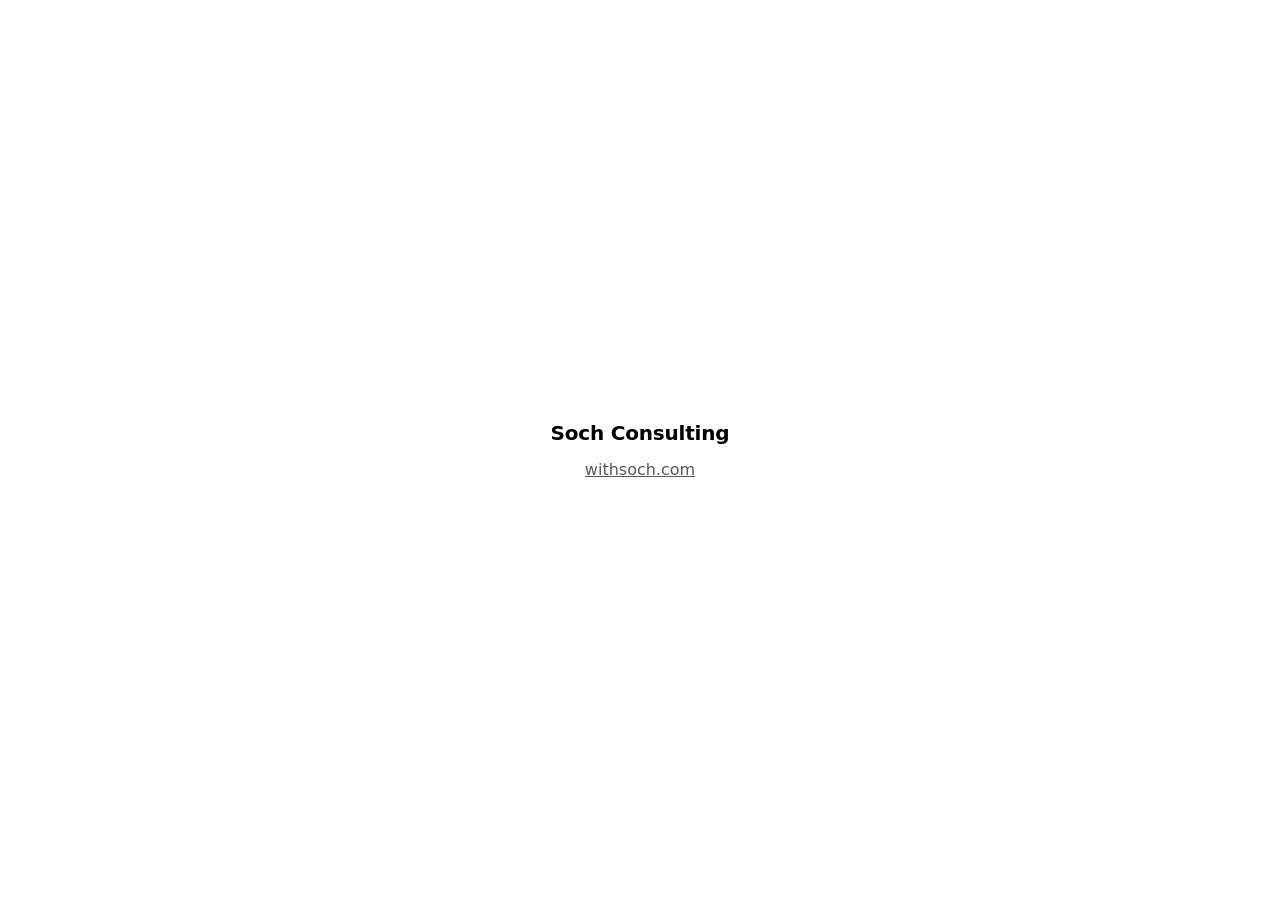
<file: index.html>
<!doctype html>
<html lang="en">
<head>
<meta charset="utf-8">
<meta name="viewport" content="width=device-width, initial-scale=1">
<meta name="robots" content="noindex">
<title>Soch Consulting</title>
<style>
  :root { color-scheme: light dark; }
  body { margin: 0; min-height: 100vh; display: grid; place-items: center;
         font: 16px/1.6 system-ui, -apple-system, "Segoe UI", sans-serif; }
  main { text-align: center; padding: 2rem; }
  h1 { font-size: 1.25rem; font-weight: 600; margin: 0 0 .5rem; letter-spacing: -.01em; }
  p  { margin: 0; opacity: .65; }
  a  { color: inherit; }
</style>
</head>
<body>
<!-- Deliberately does NOT list the venues hosted here. This repo is public so
     that Vercel Hobby can deploy it from the withsoch org, which makes this
     page public too — and an index of every restaurant Soch has pitched is
     not something to publish. Venue links are shared directly instead. -->
<main>
  <h1>Soch Consulting</h1>
  <p><a href="https://withsoch.com">withsoch.com</a></p>
</main>
</body>
</html>
</file>
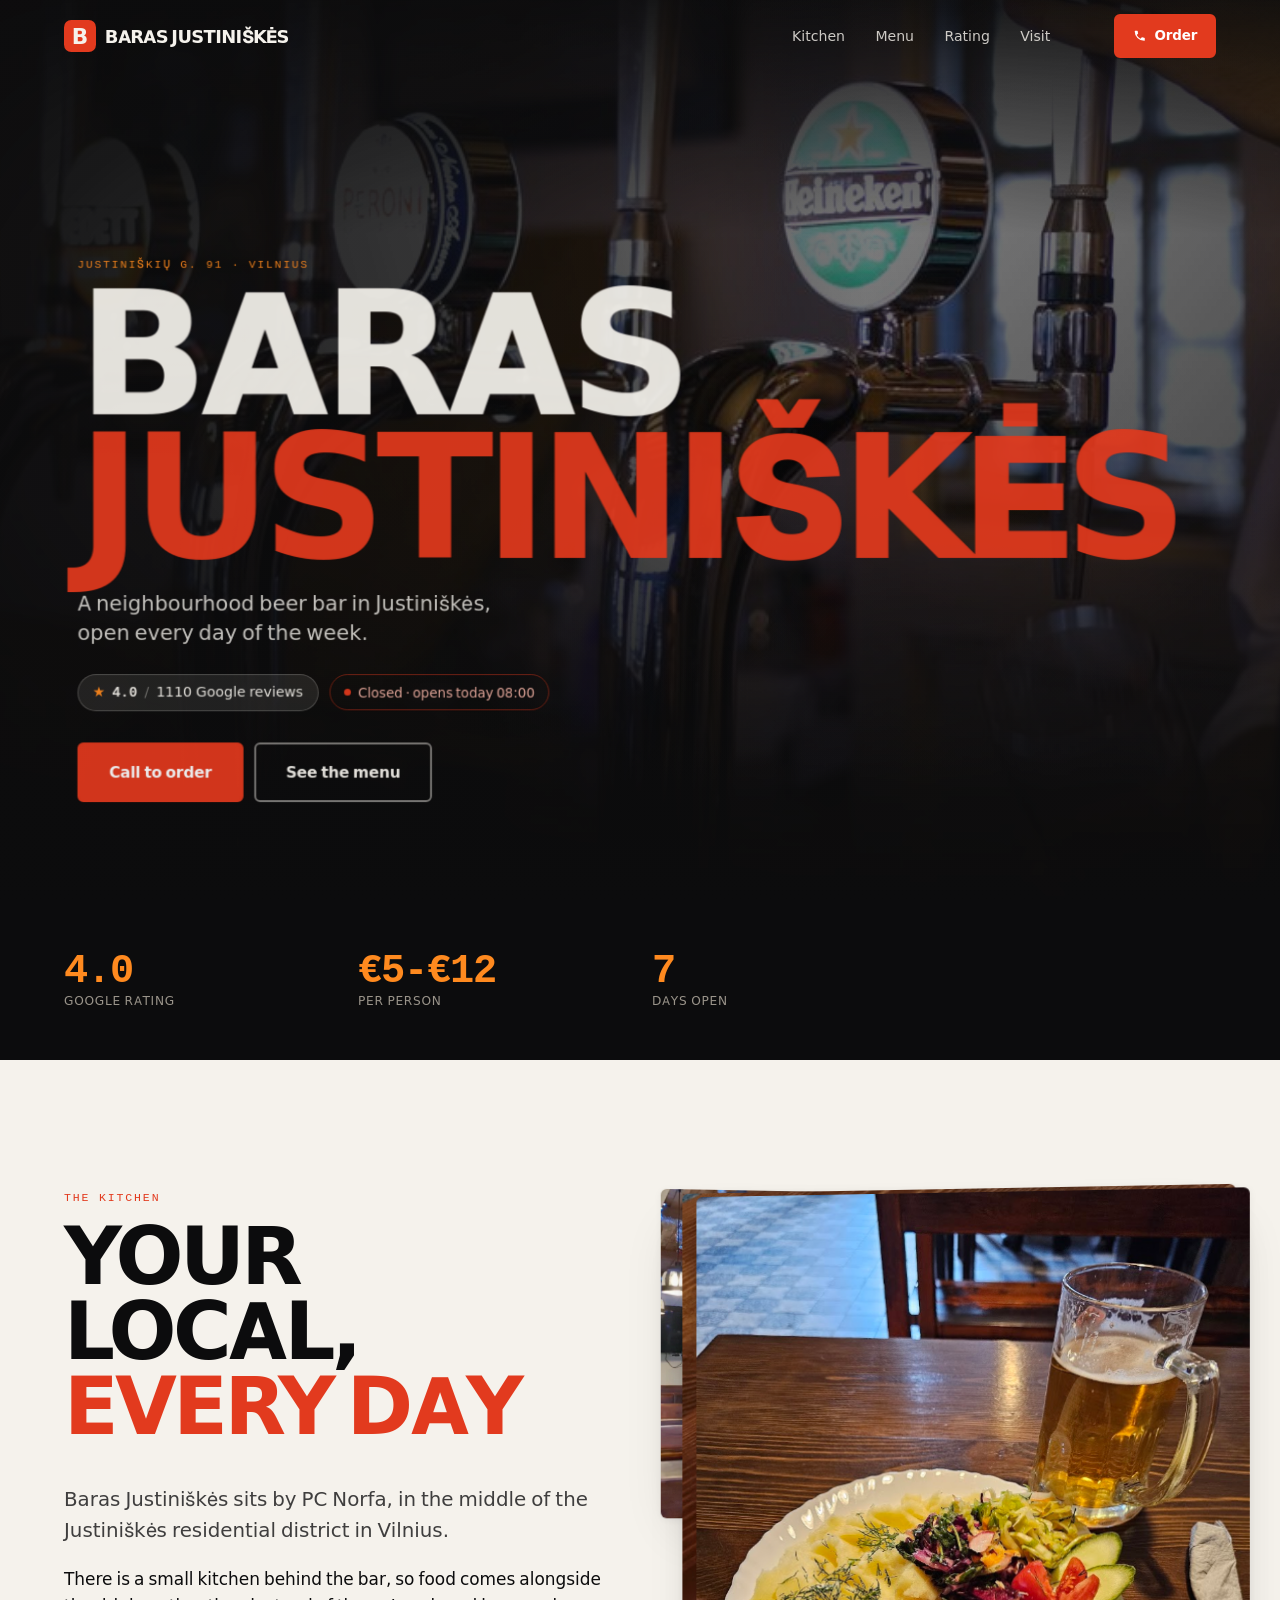
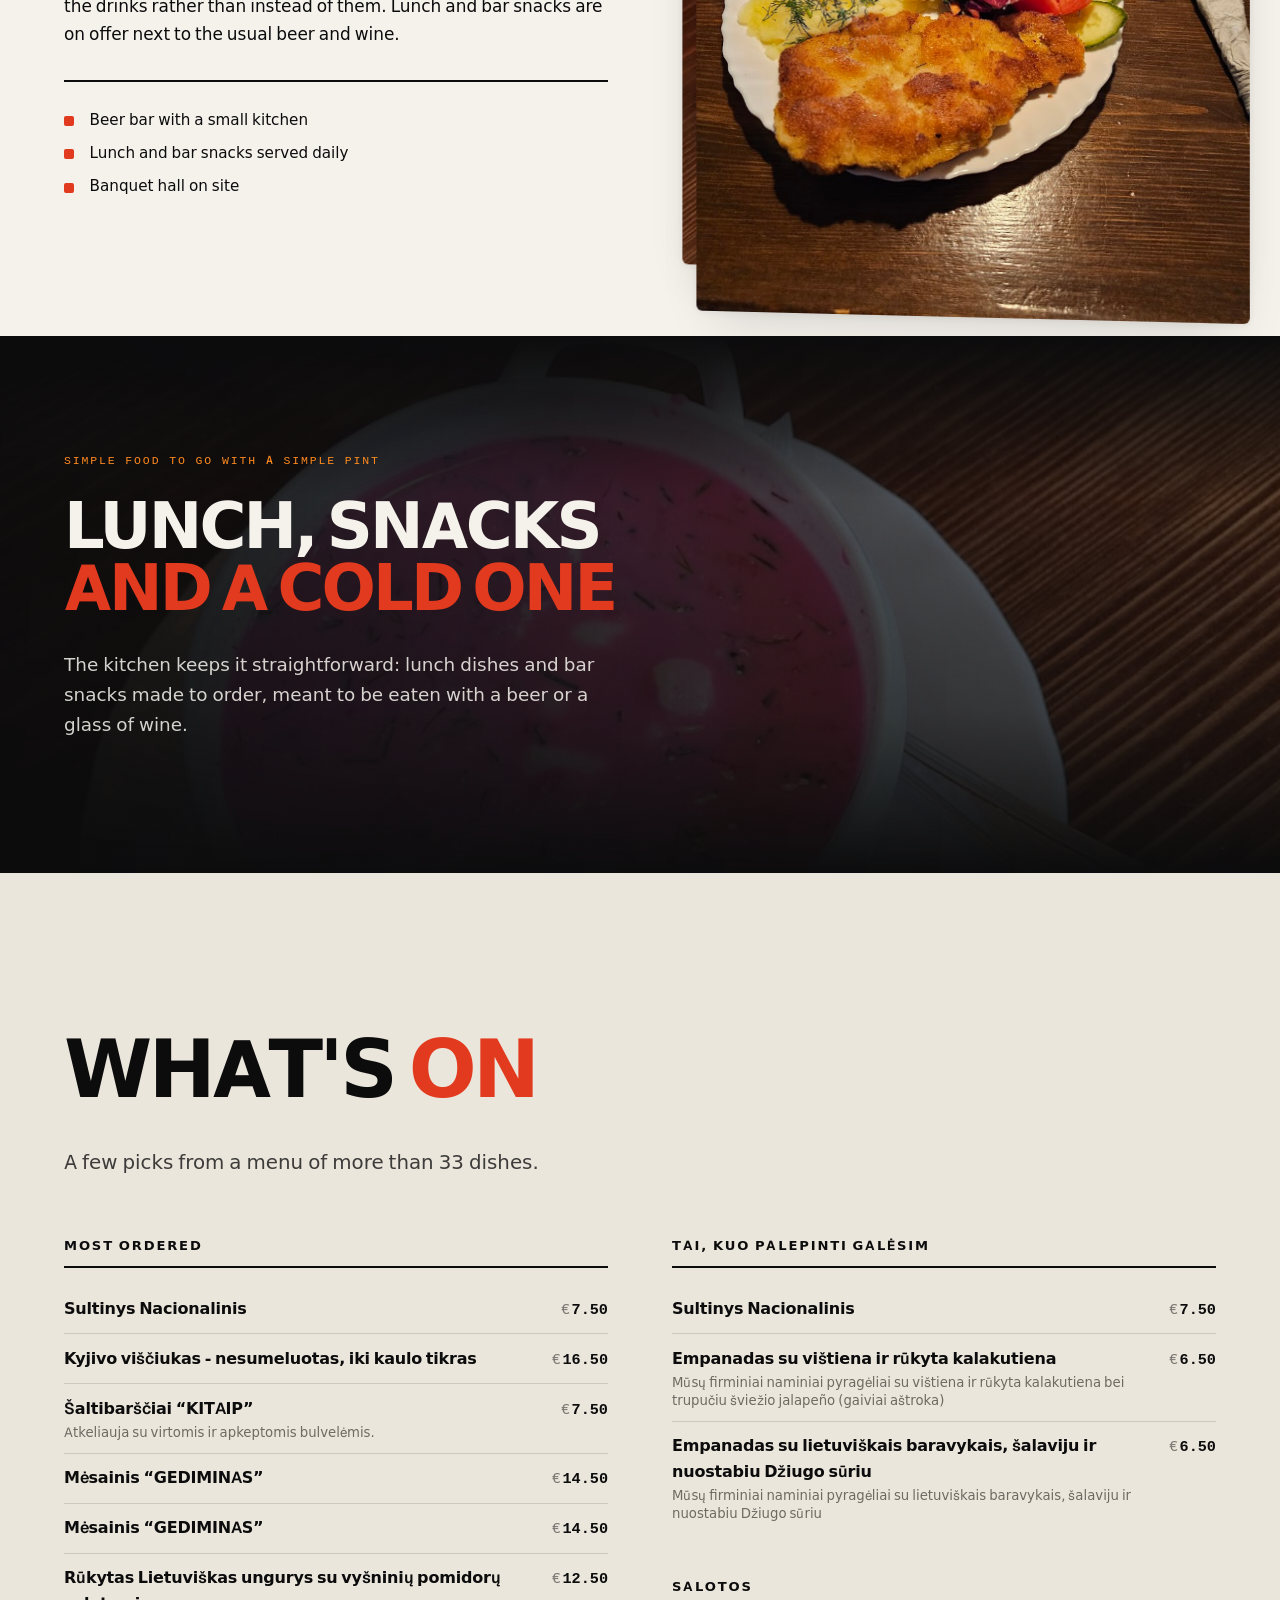
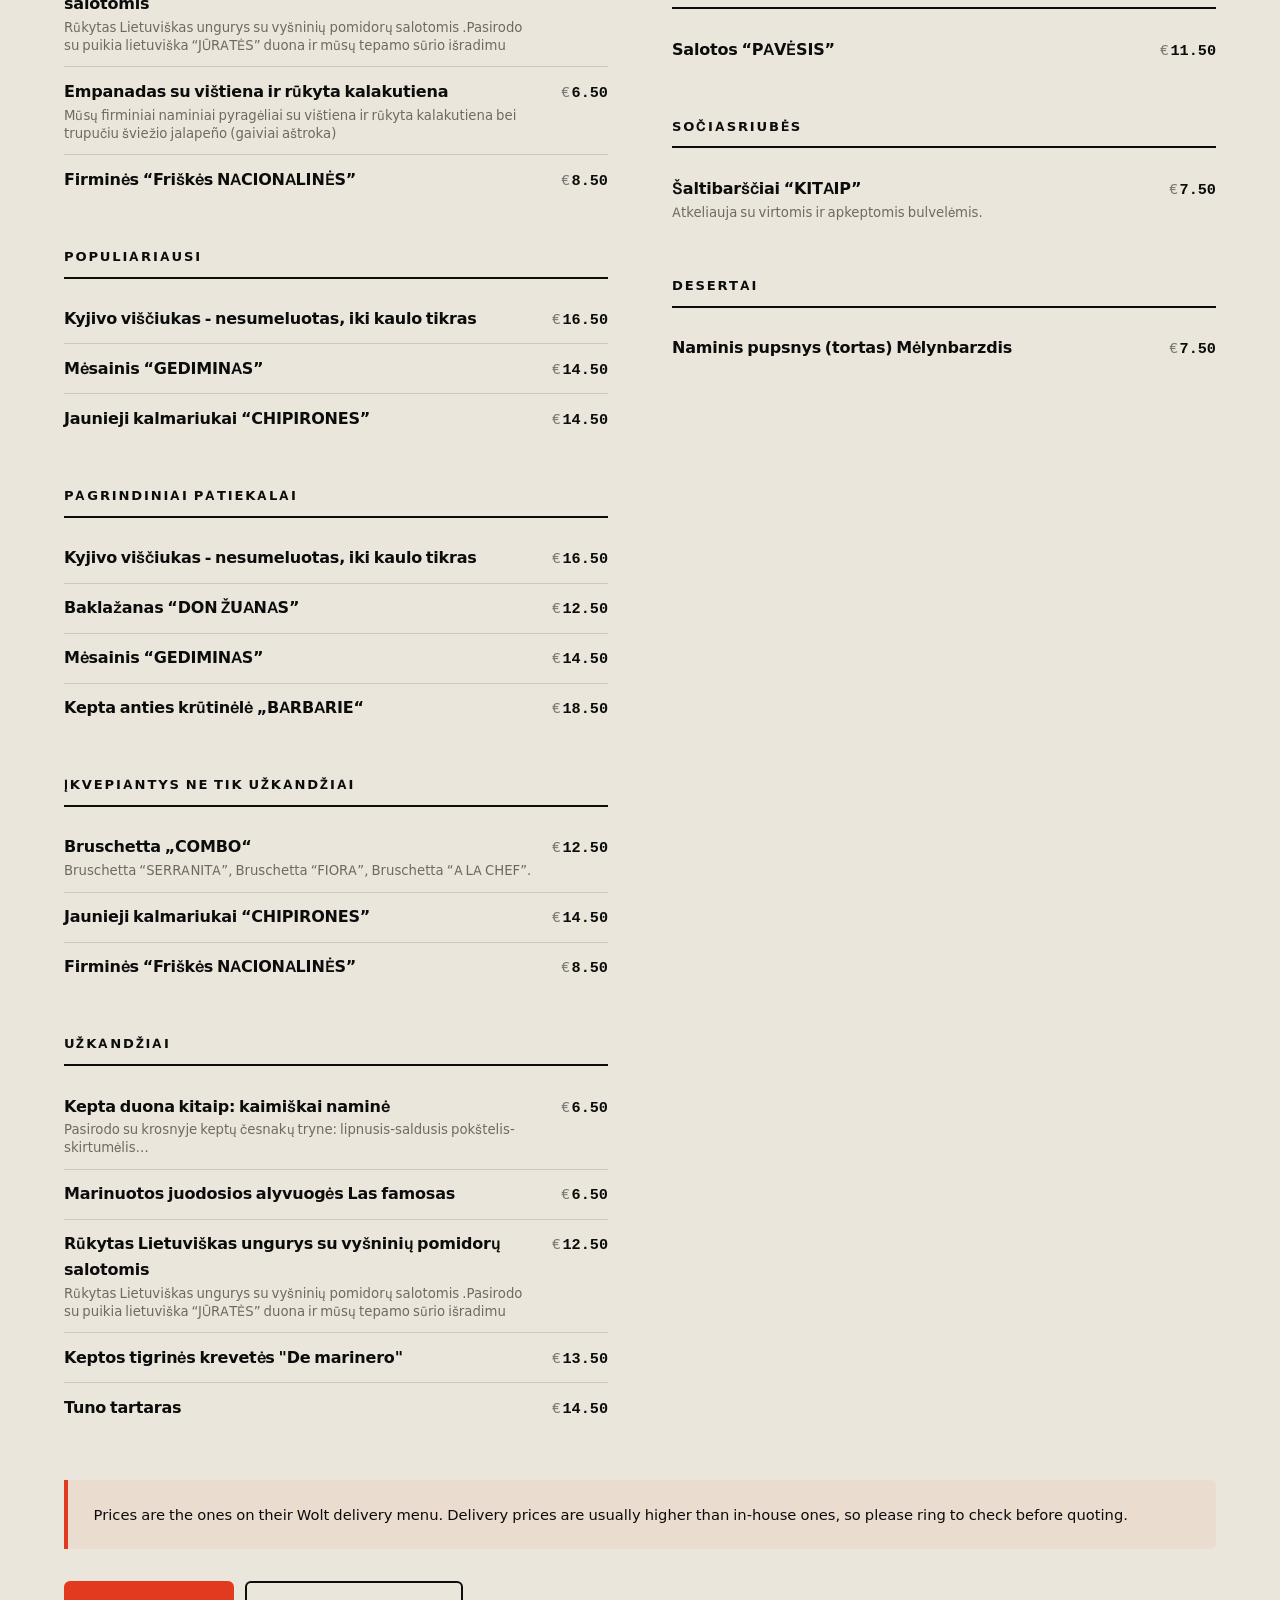
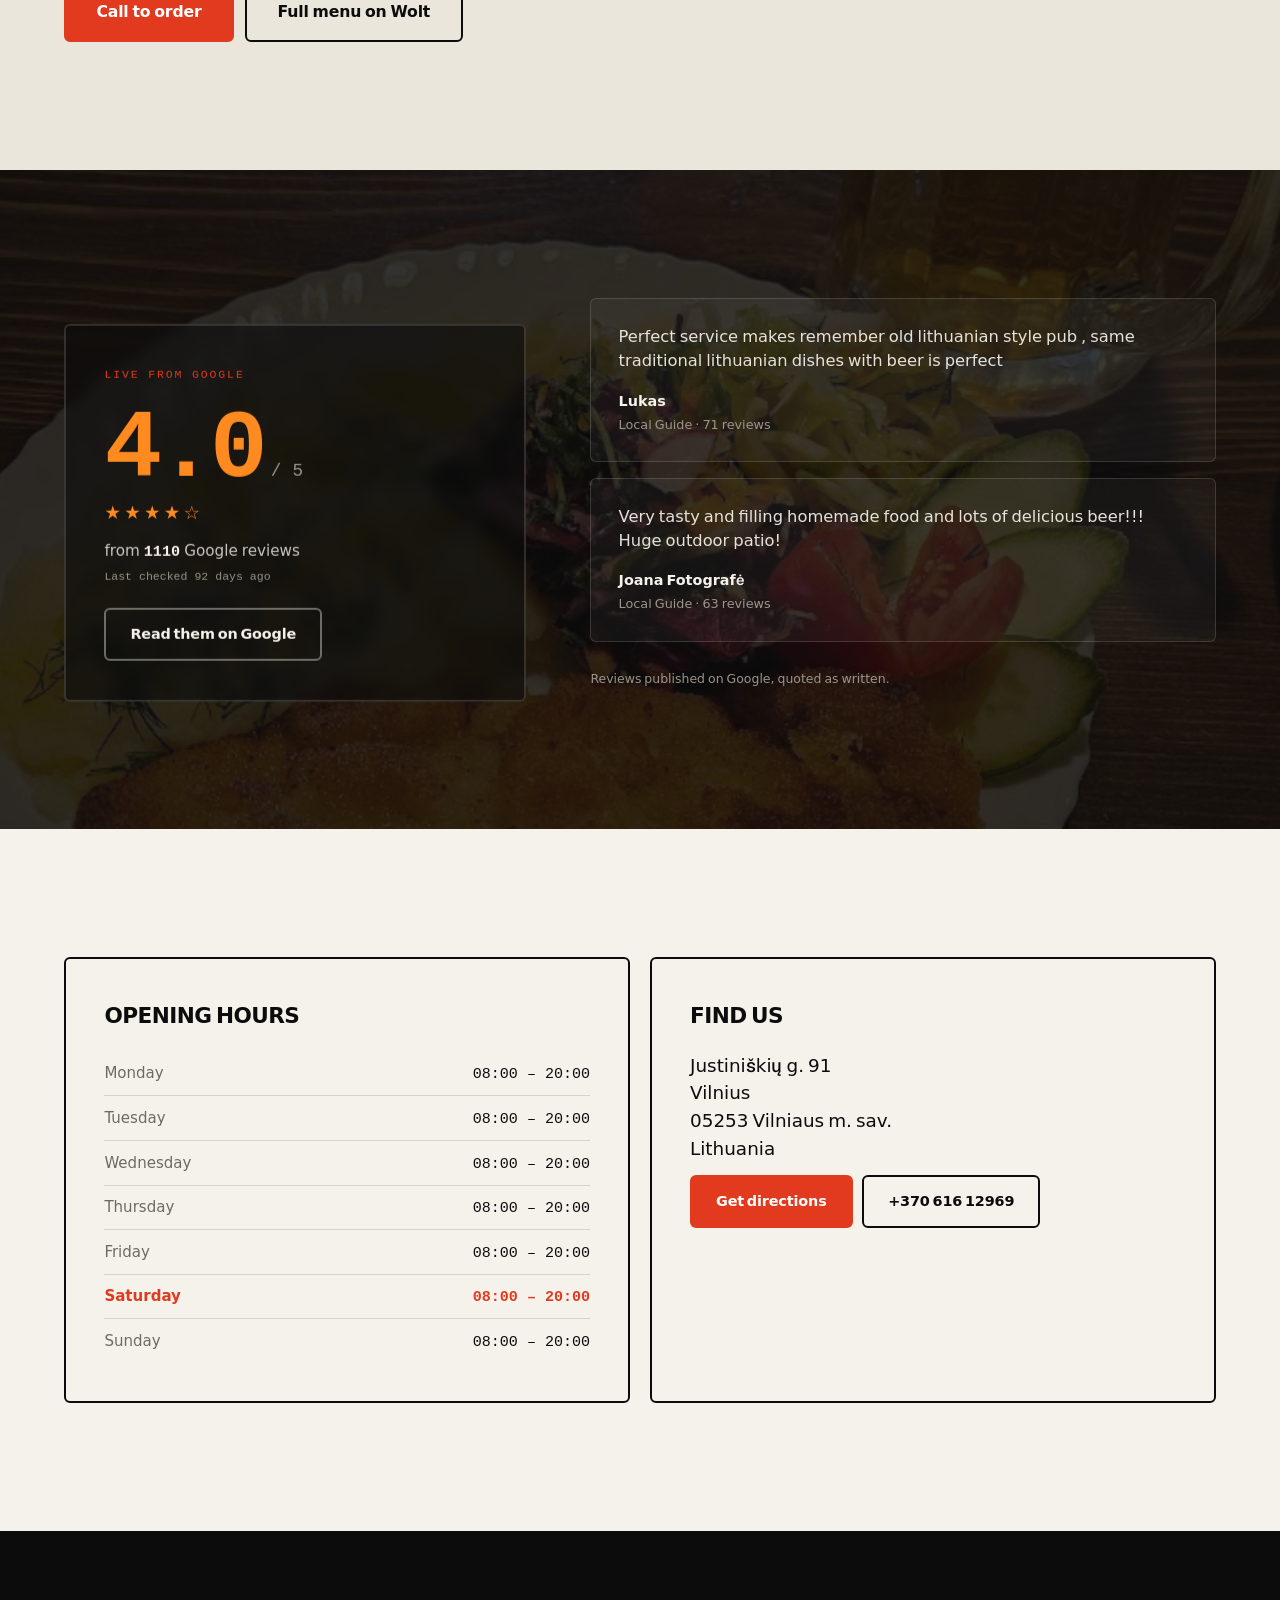
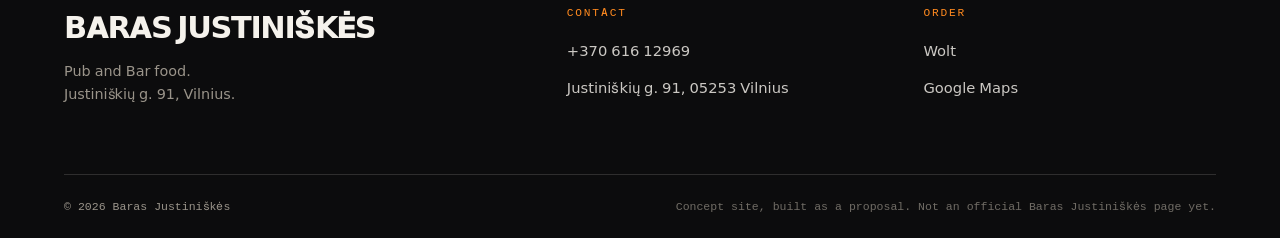
<file: baras-justini-k-s/index.html>
<!doctype html>
<html lang="en">
<head>
<meta charset="utf-8">
<meta name="viewport" content="width=device-width, initial-scale=1, viewport-fit=cover">

<title>Baras Justiniškės</title>
<meta name="description" content="Baras Justiniškės is a local beer bar by PC Norfa in Vilnius, serving lunch, bar snacks, beer and wine seven days a week.">
<link rel="canonical" href="/">

<!-- Concept build. Drop this line once the venue has seen it and asked for it to go live. -->
<meta name="robots" content="noindex, nofollow">


<meta property="og:type" content="restaurant">
<meta property="og:site_name" content="Baras Justiniškės">
<meta property="og:title" content="Baras Justiniškės">
<meta property="og:description" content="Neighbourhood beer bar in Justiniškės, Vilnius. Lunch, snacks, beer and wine, open daily.">
<meta property="og:image" content="/assets/img/venue-0.jpg">
<meta property="og:image:width" content="1200">
<meta property="og:image:height" content="630">
<meta property="og:locale" content="en_GB">
<meta property="og:url" content="/">
<meta name="twitter:card" content="summary_large_image">
<meta name="twitter:title" content="Baras Justiniškės">
<meta name="twitter:description" content="Neighbourhood beer bar in Justiniškės, Vilnius. Lunch, snacks, beer and wine, open daily.">
<meta name="twitter:image" content="/assets/img/venue-0.jpg">
<meta name="theme-color" content="#F5F2EC">

<link rel="icon" href="assets/img/favicon.svg" type="image/svg+xml">
<link rel="apple-touch-icon" href="assets/img/venue-0.jpg">


<link rel="preload" href="assets/fonts/geist.woff2" as="font" type="font/woff2" crossorigin>

<link rel="preload" href="assets/fonts/geist-mono.woff2" as="font" type="font/woff2" crossorigin>


<link rel="preload" href="assets/img/hero-poster.jpg" as="image" fetchpriority="high">

<link rel="stylesheet" href="styles.css">

<script type="application/ld+json">
{
  "@context": "https://schema.org",
  "@type": "Restaurant",
  "name": "Baras Justiniškės",
  "servesCuisine": ["Pub", "Bar", "Bistro"],
  "priceRange": "€5-€12",
  "url": "/",
  "telephone": "+370 616 12969",
  "image": "/assets/img/venue-0.jpg",
  "address": {
    "@type": "PostalAddress",
    "streetAddress": "Justiniškių g. 91",
    "addressLocality": "Vilnius",
    "postalCode": "05253",
    "addressCountry": "LT"
  },
  "geo": { "@type": "GeoCoordinates", "latitude": 54.717384, "longitude": 25.2233648 },
  "hasMap": "https://www.google.com/maps/search/?api=1&query=Baras%20Justini%C5%A1k%C4%97s&query_place_id=ChIJoeKoWHyR3UYRf5Xjb5X79rI",
  "aggregateRating": { "@type": "AggregateRating", "ratingValue": "4", "reviewCount": "1110" },
  "openingHoursSpecification": [
    { "@type": "OpeningHoursSpecification",
      "dayOfWeek": ["Monday","Tuesday","Wednesday","Thursday","Friday","Saturday","Sunday"], "opens": "08:00", "closes": "20:00" }
    
  ],
  "acceptsReservations": "False"
}
</script>
</head>

<body data-theme="ember" data-mode="light" data-depth="full">
<a class="skip" href="#menu">Skip to the main content</a>

<!-- ══ NAV ══════════════════════════════════════════════════════════════ -->
<header class="nav" id="nav">
  <a class="nav__brand" href="#top" aria-label="Baras Justiniškės, home">
    <svg class="mark" viewBox="0 0 40 40" aria-hidden="true" focusable="false">
      <rect width="40" height="40" rx="9" fill="currentColor"/>
      <text x="20" y="20" fill="var(--paper)" font-family="inherit"
            font-size="27" font-weight="700" text-anchor="middle"
            dominant-baseline="central">B</text>
    </svg>
    <span class="nav__word">Baras Justiniškės</span>
  </a>
  <nav class="nav__links" aria-label="Primary">
    <a href="#kitchen">Kitchen</a><a href="#menu">Menu</a><a href="#rating">Rating</a><a href="#visit">Visit</a>
  </nav>
  <a class="btn btn--sm btn--accent" href="tel:+37061612969">
    <svg viewBox="0 0 24 24" class="ico" aria-hidden="true"><path fill="currentColor" d="M6.6 10.8a15.1 15.1 0 0 0 6.6 6.6l2.2-2.2a1 1 0 0 1 1-.25 11.4 11.4 0 0 0 3.6.57 1 1 0 0 1 1 1V20a1 1 0 0 1-1 1A17 17 0 0 1 3 4a1 1 0 0 1 1-1h3.5a1 1 0 0 1 1 1 11.4 11.4 0 0 0 .57 3.6 1 1 0 0 1-.25 1z"/></svg>
    <span>Order</span>
  </a>
</header>

<!-- ══ HERO ═════════════════════════════════════════════════════════════ -->
<section class="hero" id="top">
  <div class="hero__media" data-px="0.20" data-depth-layer="-3">
    
    <video class="hero__video" autoplay muted loop playsinline preload="metadata"
           poster="assets/img/hero-poster.jpg" aria-hidden="true" tabindex="-1">
      <source media="(max-width:820px)" src="assets/video/hero-720.mp4" type="video/mp4">
      
      <source src="assets/video/hero-1080.mp4" type="video/mp4">
    </video>
    
  </div>
  <div class="hero__scrim" aria-hidden="true"></div>

  <div class="hero__inner" data-px="-0.14" data-depth-layer="2">
    <p class="eyebrow reveal">Justiniškių g. 91 · Vilnius</p>
    <h1 class="hero__title reveal">
      <span class="hero__l1">Baras</span><span class="hero__l2">Justiniškės</span>
    </h1>
    <p class="hero__tag reveal">A neighbourhood beer bar in Justiniškės, open every day of the week.</p>

    <div class="hero__meta reveal">
      
      <a class="scorechip" href="#rating" id="heroScore" aria-label="Google rating">
        <span class="scorechip__star" aria-hidden="true">★</span>
        <b data-score-rating>4</b>
        <span class="scorechip__sep" aria-hidden="true">/</span>
        <span><span data-score-count>1110</span> Google reviews</span>
      </a>
      
      <span id="openState" class="openpill" data-state="loading">Checking hours…</span>
    </div>

    <div class="hero__cta reveal">
      <a class="btn btn--accent btn--lg" href="tel:+37061612969">Call to order</a>
      <a class="btn btn--outline btn--lg" href="#menu">See the menu</a>
      
    </div>
  </div>
</section>

<!-- ══ STATS ════════════════════════════════════════════════════════════ -->
<section class="stats">
  <div class="wrap stats__grid">
    
    <div class="stat reveal"><span class="stat__n" data-score-rating>4</span><span class="stat__l">Google rating</span></div>
    
    <div class="stat reveal"><span class="stat__n">€5-€12</span><span class="stat__l">Per person</span></div>
    
    <div class="stat reveal"><span class="stat__n">7</span><span class="stat__l">days open</span></div>
    
  </div>
</section>

<!-- ══ STORY ════════════════════════════════════════════════════════════ -->
<section class="kitchen section" id="kitchen">
  <div class="wrap kitchen__grid">
    <div class="kitchen__copy">
      <p class="eyebrow reveal">The kitchen</p>
      <h2 class="h2 reveal">Your local, <em>every day</em></h2>
      <p class="lede reveal">Baras Justiniškės sits by PC Norfa, in the middle of the Justiniškės residential district in Vilnius.</p>
      <p class="reveal">There is a small kitchen behind the bar, so food comes alongside the drinks rather than instead of them. Lunch and bar snacks are on offer next to the usual beer and wine.</p>
      
      <ul class="ticks reveal">
        <li>Beer bar with a small kitchen</li><li>Lunch and bar snacks served daily</li><li>Banquet hall on site</li>
      </ul>
      
    </div>

    
    <div class="kitchen__stack">
      
      <figure class="kfig kfig--0" data-px="0.1" data-depth-layer="1">
        <img src="assets/img/venue-0.jpg" alt="Baras Justiniškės" width="1400" height="788" loading="lazy" decoding="async">
      </figure>
      
      <figure class="kfig kfig--1" data-px="-0.13" data-depth-layer="-1">
        <img src="assets/img/venue-1.jpg" alt="Baras Justiniškės" width="1400" height="788" loading="lazy" decoding="async">
      </figure>
      
      <figure class="kfig kfig--2" data-px="0.18" data-depth-layer="2">
        <img src="assets/img/venue-2.jpg" alt="Baras Justiniškės" width="1400" height="788" loading="lazy" decoding="async">
      </figure>
      
    </div>
    
  </div>
</section>

<!-- ══ BAND ═════════════════════════════════════════════════════════════ -->

<section class="band" aria-label="Baras Justiniškės">
  <div class="band__media" data-px="0.16" data-depth-layer="-2" style="background-image:url('assets/img/venue-0.jpg')" aria-hidden="true"></div>
  <div class="band__scrim" aria-hidden="true"></div>
  <div class="wrap band__inner">
    <p class="eyebrow reveal">Simple food to go with a simple pint</p>
    <h2 class="band__h reveal">Lunch, snacks<br><em>and a cold one</em></h2>
    <p class="band__p reveal">The kitchen keeps it straightforward: lunch dishes and bar snacks made to order, meant to be eaten with a beer or a glass of wine.</p>
  </div>
</section>


<!-- ══ MENU ═════════════════════════════════════════════════════════════ -->

<section class="menu section" id="menu">
  <div class="wrap">
    <header class="section__head">
      <p class="eyebrow reveal">The menu</p>
      <h2 class="h2 reveal">What's <em>on</em></h2>
      <p class="lede reveal">A few picks from a menu of more than 33 dishes.</p>
    </header>

    <div class="menu__cols">
      
      <article class="course reveal">
        
        <h3 class="course__name">Most ordered</h3>
        <ul class="dishes">
          
          <li class="dish"><span class="d"><b>Sultinys Nacionalinis</b></span><span class="p">7.50</span></li>
          
          <li class="dish"><span class="d"><b>Kyjivo viščiukas - nesumeluotas, iki kaulo tikras</b></span><span class="p">16.50</span></li>
          
          <li class="dish"><span class="d"><b>Šaltibarščiai “KITAIP”</b><i>Atkeliauja su virtomis ir apkeptomis bulvelėmis.</i></span><span class="p">7.50</span></li>
          
          <li class="dish"><span class="d"><b>Mėsainis “GEDIMINAS”</b></span><span class="p">14.50</span></li>
          
          <li class="dish"><span class="d"><b>Mėsainis “GEDIMINAS”</b></span><span class="p">14.50</span></li>
          
          <li class="dish"><span class="d"><b>Rūkytas Lietuviškas ungurys su vyšninių pomidorų salotomis</b><i>Rūkytas Lietuviškas ungurys su vyšninių pomidorų salotomis .Pasirodo su puikia lietuviška “JŪRATĖS” duona ir mūsų tepamo sūrio išradimu</i></span><span class="p">12.50</span></li>
          
          <li class="dish"><span class="d"><b>Empanadas su vištiena ir rūkyta kalakutiena</b><i>Mūsų firminiai naminiai pyragėliai su vištiena ir rūkyta kalakutiena bei trupučiu šviežio jalapeño (gaiviai aštroka)</i></span><span class="p">6.50</span></li>
          
          <li class="dish"><span class="d"><b>Firminės “Friškės NACIONALINĖS”</b></span><span class="p">8.50</span></li>
          
        </ul>
        
        <h3 class="course__name">Populiariausi</h3>
        <ul class="dishes">
          
          <li class="dish"><span class="d"><b>Kyjivo viščiukas - nesumeluotas, iki kaulo tikras</b></span><span class="p">16.50</span></li>
          
          <li class="dish"><span class="d"><b>Mėsainis “GEDIMINAS”</b></span><span class="p">14.50</span></li>
          
          <li class="dish"><span class="d"><b>Jaunieji kalmariukai “CHIPIRONES”</b></span><span class="p">14.50</span></li>
          
        </ul>
        
        <h3 class="course__name">Pagrindiniai patiekalai</h3>
        <ul class="dishes">
          
          <li class="dish"><span class="d"><b>Kyjivo viščiukas - nesumeluotas, iki kaulo tikras</b></span><span class="p">16.50</span></li>
          
          <li class="dish"><span class="d"><b>Baklažanas “DON ŽUANAS”</b></span><span class="p">12.50</span></li>
          
          <li class="dish"><span class="d"><b>Mėsainis “GEDIMINAS”</b></span><span class="p">14.50</span></li>
          
          <li class="dish"><span class="d"><b>Kepta anties krūtinėlė „BARBARIE“</b></span><span class="p">18.50</span></li>
          
        </ul>
        
        <h3 class="course__name">Įkvepiantys NE TIK UŽKANDŽIAI</h3>
        <ul class="dishes">
          
          <li class="dish"><span class="d"><b>Bruschetta „COMBO“</b><i>Bruschetta “SERRANITA”, Bruschetta “FIORA”, Bruschetta “A LA CHEF”.</i></span><span class="p">12.50</span></li>
          
          <li class="dish"><span class="d"><b>Jaunieji kalmariukai “CHIPIRONES”</b></span><span class="p">14.50</span></li>
          
          <li class="dish"><span class="d"><b>Firminės “Friškės NACIONALINĖS”</b></span><span class="p">8.50</span></li>
          
        </ul>
        
        <h3 class="course__name">Užkandžiai</h3>
        <ul class="dishes">
          
          <li class="dish"><span class="d"><b>Kepta duona kitaip: kaimiškai naminė</b><i>Pasirodo su krosnyje keptų česnakų tryne: lipnusis-saldusis pokštelis-skirtumėlis…</i></span><span class="p">6.50</span></li>
          
          <li class="dish"><span class="d"><b>Marinuotos juodosios alyvuogės Las famosas</b></span><span class="p">6.50</span></li>
          
          <li class="dish"><span class="d"><b>Rūkytas Lietuviškas ungurys su vyšninių pomidorų salotomis</b><i>Rūkytas Lietuviškas ungurys su vyšninių pomidorų salotomis .Pasirodo su puikia lietuviška “JŪRATĖS” duona ir mūsų tepamo sūrio išradimu</i></span><span class="p">12.50</span></li>
          
          <li class="dish"><span class="d"><b>Keptos tigrinės krevetės "De marinero"</b></span><span class="p">13.50</span></li>
          
          <li class="dish"><span class="d"><b>Tuno tartaras</b></span><span class="p">14.50</span></li>
          
        </ul>
        
      </article>
      
      <article class="course reveal">
        
        <h3 class="course__name">Tai, kuo palepinti galėsim</h3>
        <ul class="dishes">
          
          <li class="dish"><span class="d"><b>Sultinys Nacionalinis</b></span><span class="p">7.50</span></li>
          
          <li class="dish"><span class="d"><b>Empanadas su vištiena ir rūkyta kalakutiena</b><i>Mūsų firminiai naminiai pyragėliai su vištiena ir rūkyta kalakutiena bei trupučiu šviežio jalapeño (gaiviai aštroka)</i></span><span class="p">6.50</span></li>
          
          <li class="dish"><span class="d"><b>Empanadas su lietuviškais baravykais, šalaviju ir nuostabiu Džiugo sūriu</b><i>Mūsų firminiai naminiai pyragėliai su lietuviškais baravykais, šalaviju ir nuostabiu Džiugo sūriu</i></span><span class="p">6.50</span></li>
          
        </ul>
        
        <h3 class="course__name">Salotos</h3>
        <ul class="dishes">
          
          <li class="dish"><span class="d"><b>Salotos “PAVĖSIS”</b></span><span class="p">11.50</span></li>
          
        </ul>
        
        <h3 class="course__name">SOČIASRIUBĖS</h3>
        <ul class="dishes">
          
          <li class="dish"><span class="d"><b>Šaltibarščiai “KITAIP”</b><i>Atkeliauja su virtomis ir apkeptomis bulvelėmis.</i></span><span class="p">7.50</span></li>
          
        </ul>
        
        <h3 class="course__name">Desertai</h3>
        <ul class="dishes">
          
          <li class="dish"><span class="d"><b>Naminis pupsnys (tortas) Mėlynbarzdis</b></span><span class="p">7.50</span></li>
          
        </ul>
        
      </article>
      
    </div>

    

    
    <aside class="note reveal"><p>Prices are the ones on their Wolt delivery menu. Delivery prices are usually higher than in-house ones, so please ring to check before quoting.</p></aside>
    

    <div class="menu__actions reveal">
      <a class="btn btn--accent btn--lg" href="tel:+37061612969">Call to order</a>
      <a class="btn btn--outline btn--lg" href="https://wolt.com/en/ltu/vilnius/restaurant/gastrobaras-kavine-nacionaline" target="_blank" rel="noopener">Full menu on Wolt</a>
    </div>
  </div>
</section>


<!-- ══ RATING ═══════════════════════════════════════════════════════════ -->

<section class="rating section" id="rating">
  <div class="rating__bg" data-px="0.12" data-depth-layer="-2" aria-hidden="true"
    style="background-image:url('assets/img/venue-2.jpg')"></div>
  <div class="wrap rating__grid">
    <div class="rating__panel reveal">
      <p class="eyebrow">Live from Google</p>
      <div class="bigscore">
        <span class="bigscore__n" data-score-rating>4</span>
        <span class="bigscore__of">/ 5</span>
      </div>
      <div class="bigscore__stars" id="starRow" role="img" aria-label="Rated 4 out of 5">★★★★★</div>
      <p class="bigscore__count">from <b><span data-score-count>1110</span></b> Google reviews</p>
      <p class="bigscore__stamp" id="scoreStamp">Checked daily</p>
      <a class="btn btn--outline" href="https://www.google.com/maps/search/?api=1&query=Baras%20Justini%C5%A1k%C4%97s&query_place_id=ChIJoeKoWHyR3UYRf5Xjb5X79rI" target="_blank" rel="noopener">Read them on Google</a>
    </div>

    
    <div class="rating__quotes">
      
      <figure class="quote reveal">
        <blockquote><p>Perfect service makes remember old lithuanian style pub , same traditional lithuanian dishes with beer is perfect</p></blockquote>
        <figcaption><b>Lukas</b><span>Local Guide · 71 reviews</span></figcaption>
      </figure>
      
      <figure class="quote reveal">
        <blockquote><p>Very tasty and filling homemade food and lots of delicious beer!!! Huge outdoor patio!</p></blockquote>
        <figcaption><b>Joana Fotografė</b><span>Local Guide · 63 reviews</span></figcaption>
      </figure>
      
      <p class="footnote reveal">Reviews published on Google, quoted as written.</p>
    </div>
    
  </div>
</section>


<!-- ══ VISIT ════════════════════════════════════════════════════════════ -->
<section class="visit section" id="visit">
  <div class="wrap visit__grid">
    <div class="card reveal">
      <h2 class="h3">Opening hours</h2>
      <table class="hours" id="hours">
        <tbody>
          
          <tr data-day="1"><th scope="row">Monday</th><td>08:00 – 20:00</td></tr>
          
          <tr data-day="2"><th scope="row">Tuesday</th><td>08:00 – 20:00</td></tr>
          
          <tr data-day="3"><th scope="row">Wednesday</th><td>08:00 – 20:00</td></tr>
          
          <tr data-day="4"><th scope="row">Thursday</th><td>08:00 – 20:00</td></tr>
          
          <tr data-day="5"><th scope="row">Friday</th><td>08:00 – 20:00</td></tr>
          
          <tr data-day="6"><th scope="row">Saturday</th><td>08:00 – 20:00</td></tr>
          
          <tr data-day="0"><th scope="row">Sunday</th><td>08:00 – 20:00</td></tr>
          
        </tbody>
      </table>
      
    </div>

    <div class="card reveal">
      <h2 class="h3">Find us</h2>
      <address>
        Justiniškių g. 91<br>Vilnius<br>05253 Vilniaus m. sav.<br>Lithuania<br>
      </address>
      
      <div class="card__actions">
        <a class="btn btn--accent" href="https://www.google.com/maps/dir/?api=1&destination=Justini%C5%A1ki%C5%B3%20g.%2091%2C%20Vilnius%2C%2005253%20Vilniaus%20m.%20sav.%2C%20Lithuania" target="_blank" rel="noopener">Get directions</a>
        <a class="btn btn--outline" href="tel:+37061612969">+370 616 12969</a>
      </div>
      
    </div>
  </div>
</section>

<!-- ══ FOOTER ═══════════════════════════════════════════════════════════ -->
<footer class="foot">
  <div class="wrap foot__grid">
    <div class="foot__brand">
      <p class="foot__word">Baras Justiniškės</p>
      <p class="foot__line">Pub and Bar food.<br>Justiniškių g. 91, Vilnius.</p>
    </div>
    <div class="foot__col">
      <h3>Contact</h3>
      <p><a href="tel:+37061612969">+370 616 12969</a></p>
      <p><a href="https://www.google.com/maps/dir/?api=1&destination=Justini%C5%A1ki%C5%B3%20g.%2091%2C%20Vilnius%2C%2005253%20Vilniaus%20m.%20sav.%2C%20Lithuania" target="_blank" rel="noopener">Justiniškių g. 91, 05253 Vilnius</a></p>
    </div>
    
    <div class="foot__col">
      <h3>Order</h3>
      <p><a href="https://wolt.com/en/ltu/vilnius/restaurant/gastrobaras-kavine-nacionaline" target="_blank" rel="noopener">Wolt</a></p>
      <p><a href="https://www.google.com/maps/search/?api=1&query=Baras%20Justini%C5%A1k%C4%97s&query_place_id=ChIJoeKoWHyR3UYRf5Xjb5X79rI" target="_blank" rel="noopener">Google Maps</a></p>
    </div>
    
    
  </div>
  <div class="wrap foot__base">
    <p>© <span id="yr">2026</span> Baras Justiniškės</p>
    <p class="foot__demo">Concept site, built as a proposal. Not an official Baras Justiniškės page yet.</p>
  </div>
</footer>

<script id="venue-runtime" type="application/json">{"timezone":"Europe/Tallinn","hours":{"0":[480,1200],"1":[480,1200],"2":[480,1200],"3":[480,1200],"4":[480,1200],"5":[480,1200],"6":[480,1200]},"ratingSource":"Google"}</script>

<script src="vendor/gsap.min.js" defer></script>
<script src="vendor/ScrollTrigger.min.js" defer></script>
<script src="vendor/lenis.min.js" defer></script>

<script src="main.js" defer></script>
</body>
</html>
</file>
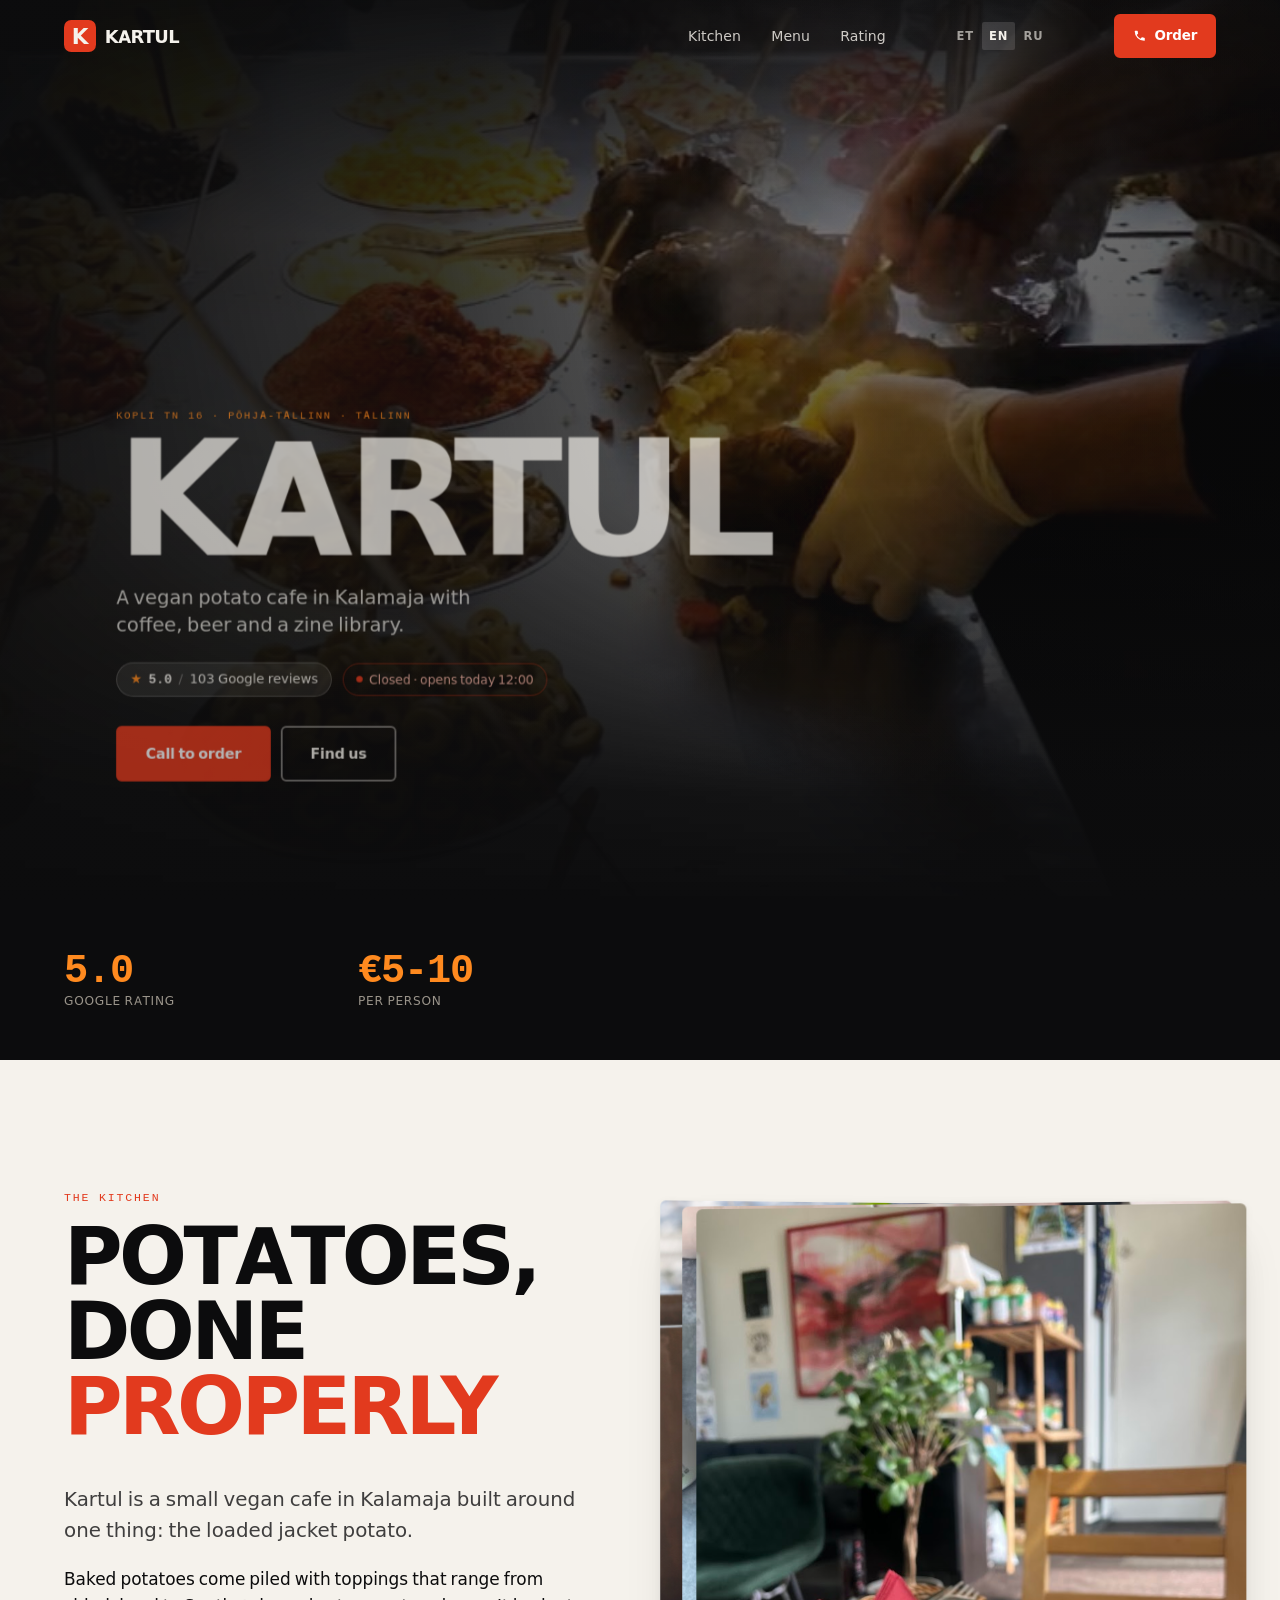
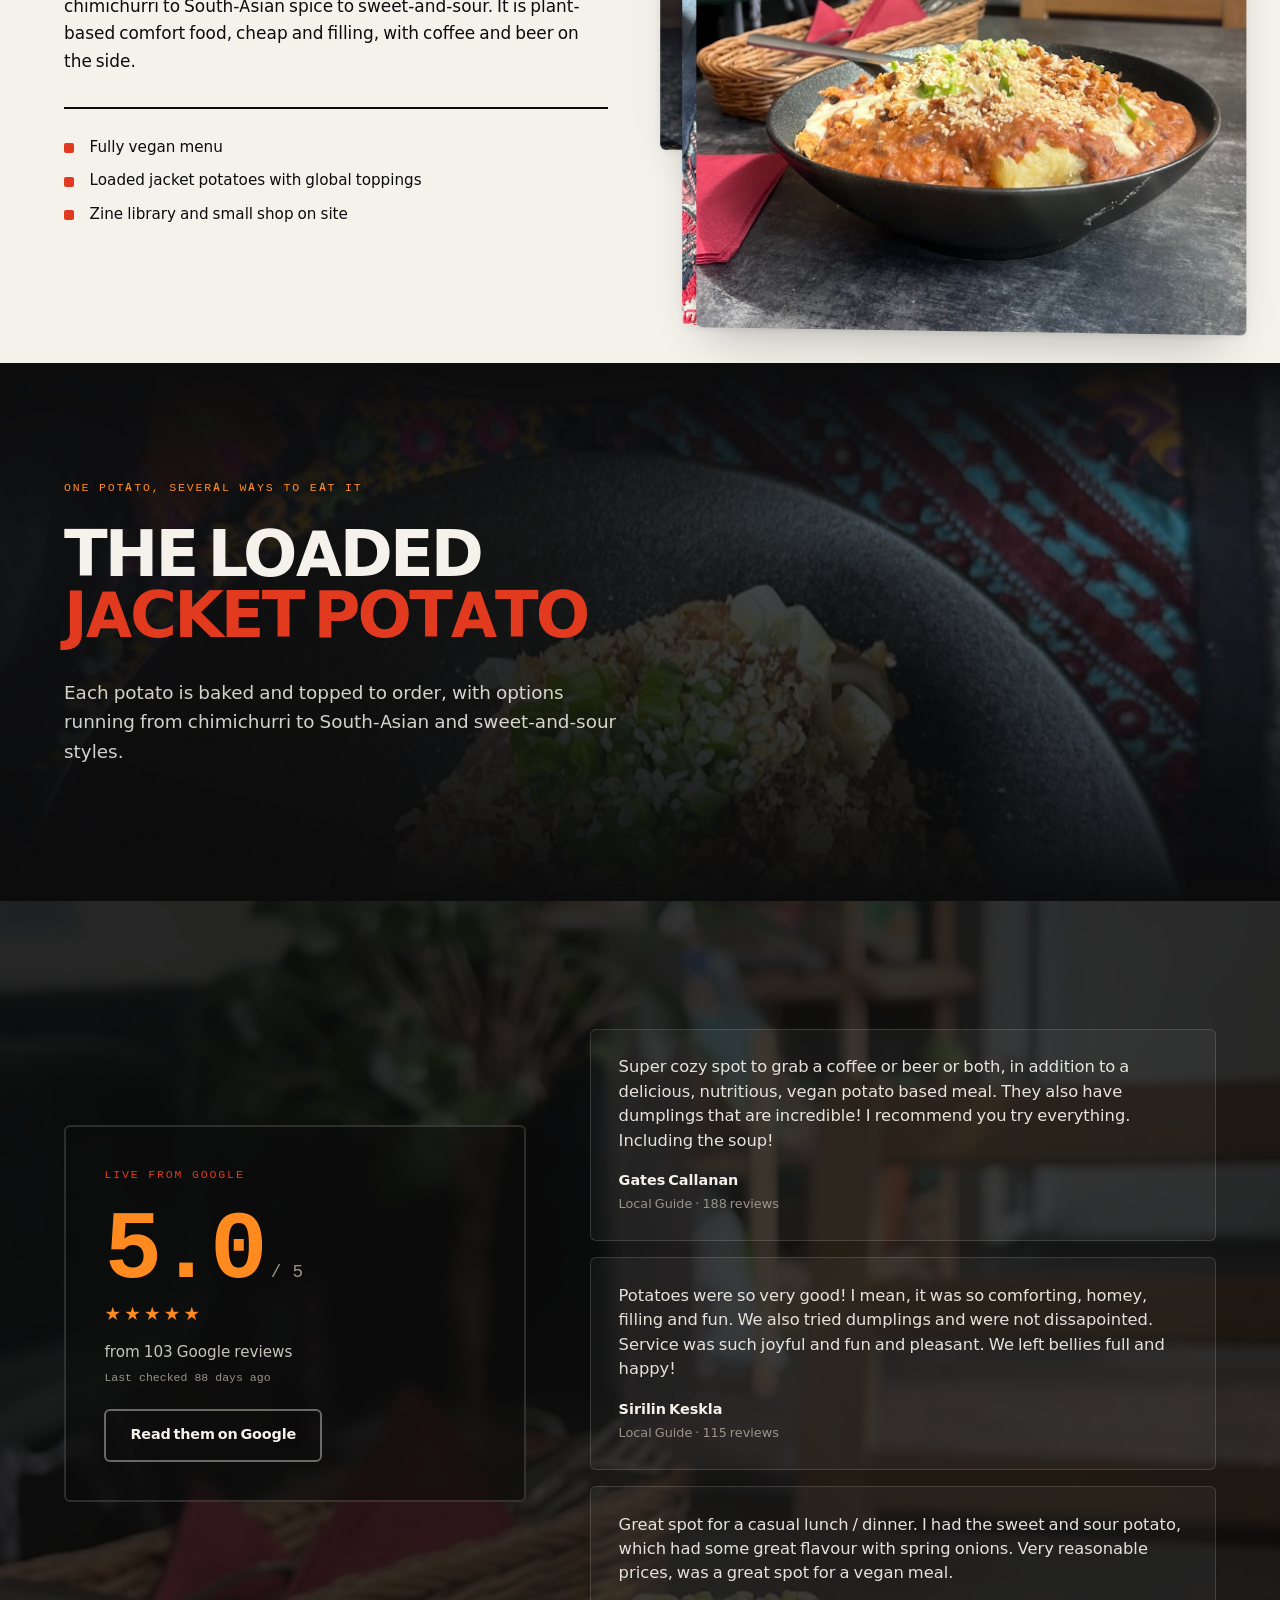
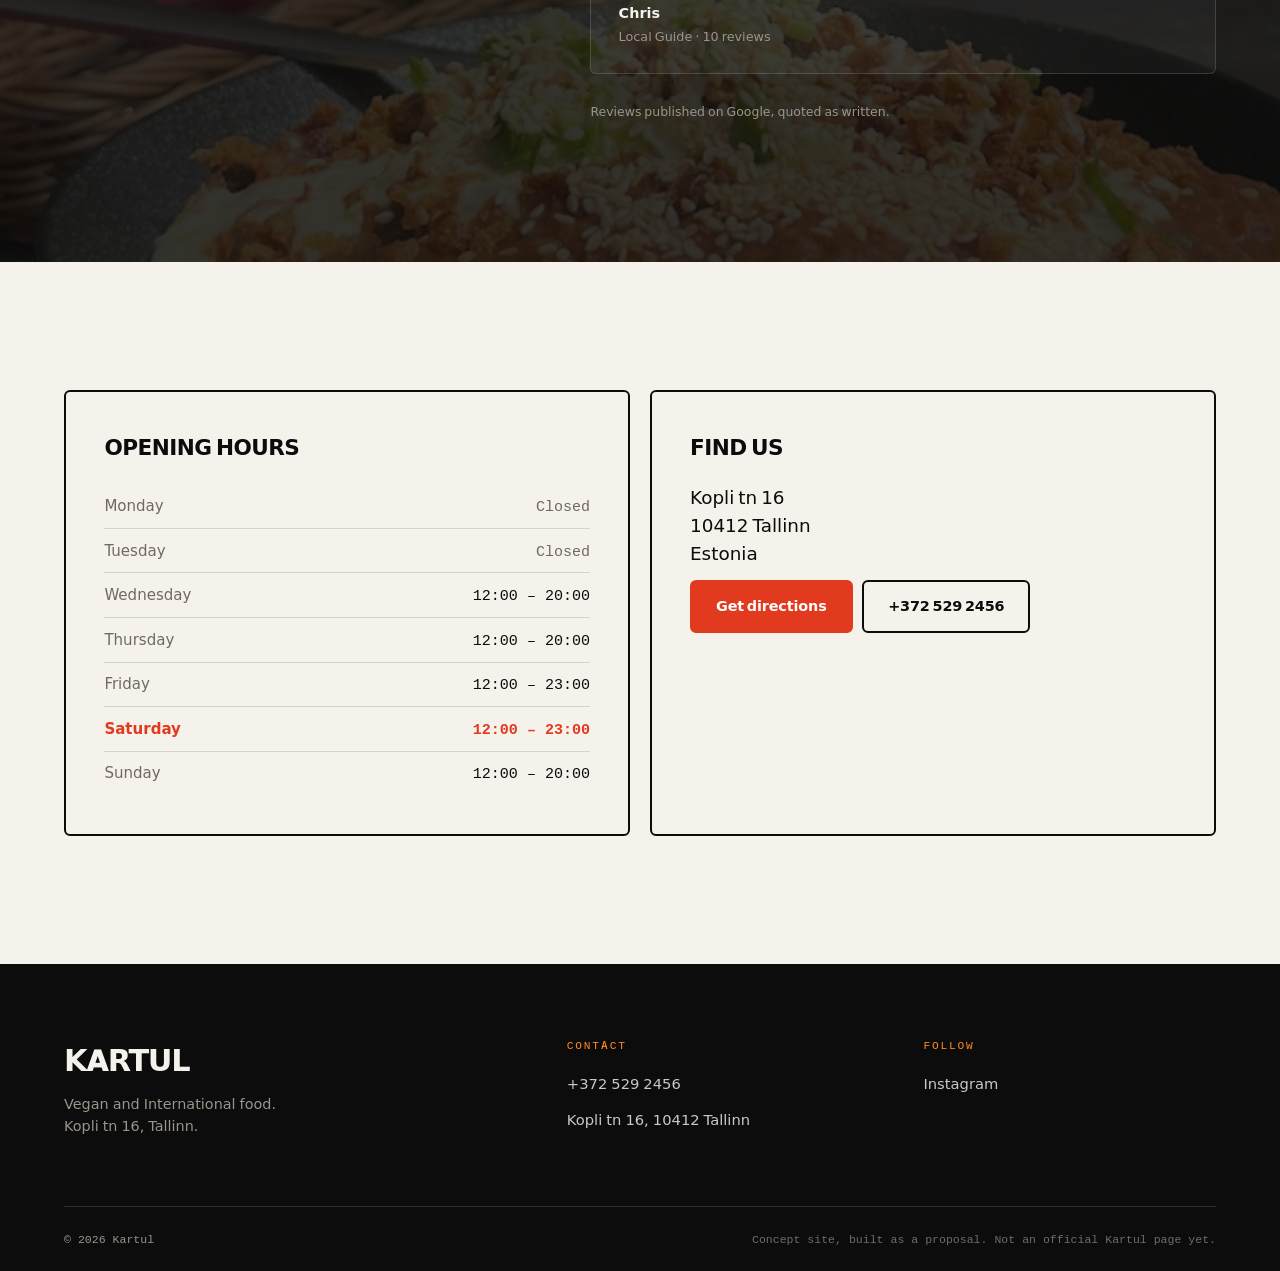
<file: kartul/index.html>
<!doctype html>
<html lang="et">
<head>
<meta charset="utf-8">
<meta name="viewport" content="width=device-width, initial-scale=1, viewport-fit=cover">

<title>Kartul</title>
<meta name="description" content="Kartul on vegan kohvik Tallinna Kalamajas, kus pakutakse täidetud ahjukartuleid, kohvi ja õlut ning kohapeal on ka zine&#39;ide riiul ja väike pood.">
<link rel="canonical" href="/">

<!-- Concept build. Drop this line once the venue has seen it and asked for it to go live. -->
<meta name="robots" content="noindex, nofollow">


<meta property="og:type" content="restaurant">
<meta property="og:site_name" content="Kartul">
<meta property="og:title" content="Kartul">
<meta property="og:description" content="Täidetud vegan ahjukartulid, kohv ja õlu Kalamajas, Tallinnas.">
<meta property="og:image" content="/assets/img/venue-0.jpg">
<meta property="og:image:width" content="1200">
<meta property="og:image:height" content="630">
<meta property="og:locale" content="et_EE">
<meta property="og:locale:alternate" content="en_GB">
<meta property="og:locale:alternate" content="ru_RU">

<meta property="og:url" content="/">
<meta name="twitter:card" content="summary_large_image">
<meta name="twitter:title" content="Kartul">
<meta name="twitter:description" content="Täidetud vegan ahjukartulid, kohv ja õlu Kalamajas, Tallinnas.">
<meta name="twitter:image" content="/assets/img/venue-0.jpg">
<meta name="theme-color" content="#F5F2EC">

<link rel="icon" href="assets/img/favicon.svg" type="image/svg+xml">
<link rel="apple-touch-icon" href="assets/img/venue-0.jpg">


<link rel="preload" href="assets/fonts/geist.woff2" as="font" type="font/woff2" crossorigin>

<link rel="preload" href="assets/fonts/geist-mono.woff2" as="font" type="font/woff2" crossorigin>


<link rel="preload" href="assets/img/hero-poster.jpg" as="image" fetchpriority="high">

<link rel="stylesheet" href="styles.css">

<script type="application/ld+json">
{
  "@context": "https://schema.org",
  "@type": "Restaurant",
  "name": "Kartul",
  "servesCuisine": ["Vegan", "International"],
  "priceRange": "€5-10",
  "url": "/",
  "telephone": "+372 529 2456",
  "image": "/assets/img/venue-0.jpg",
  "address": {
    "@type": "PostalAddress",
    "streetAddress": "Kopli tn 16",
    "addressLocality": "Tallinn",
    "postalCode": "10412",
    "addressCountry": "EE"
  },
  "geo": { "@type": "GeoCoordinates", "latitude": 59.4418266, "longitude": 24.7332385 },
  "hasMap": "https://www.google.com/maps/place/Kartul/@59.4418266,24.7306636,17z/data=!3m1!4b1!4m6!3m5!1s0x4692938efdd7634b:0x5db90a5223f52ac8!8m2!3d59.4418266!4d24.7332385!16s%2Fg%2F11mkrqglv2?entry=tts&g_ep=EgoyMDI2MDkwMi4wIPu8ASoASAFQAw%3D%3D&skid=b443d61f-29da-4f5d-a821-6695a58cc5a8&ucbcb=1",
  "aggregateRating": { "@type": "AggregateRating", "ratingValue": "5", "reviewCount": "103" },
  "openingHoursSpecification": [
    { "@type": "OpeningHoursSpecification",
      "dayOfWeek": ["Wednesday","Thursday","Sunday"], "opens": "12:00", "closes": "20:00" },
    { "@type": "OpeningHoursSpecification",
      "dayOfWeek": ["Friday","Saturday"], "opens": "12:00", "closes": "23:00" }
    
  ],
  "acceptsReservations": "False"
}
</script>
</head>

<body data-theme="ember" data-mode="light" data-depth="full">
<a class="skip" href="#kitchen" data-i18n="ui.skip">Liigu põhisisu juurde</a>

<!-- ══ NAV ══════════════════════════════════════════════════════════════ -->
<header class="nav" id="nav">
  <a class="nav__brand" href="#top" aria-label="Kartul, avaleht" data-i18n-attr="aria-label:ui.navHome">
    <svg class="mark" viewBox="0 0 40 40" aria-hidden="true" focusable="false">
      <rect width="40" height="40" rx="9" fill="currentColor"/>
      <text x="20" y="20" fill="var(--paper)" font-family="inherit"
            font-size="27" font-weight="700" text-anchor="middle"
            dominant-baseline="central">K</text>
    </svg>
    <span class="nav__word">Kartul</span>
  </a>
  <nav class="nav__links" aria-label="Peamine" data-i18n-attr="aria-label:ui.navPrimary">
    <a href="#kitchen" data-i18n="nav.0.label">Köök</a><a href="#rating" data-i18n="nav.1.label">Hinnang</a><a href="#visit" data-i18n="nav.2.label">Külasta</a>
  </nav>
  
  <div class="langswitch" role="group" aria-label="Keel" data-i18n-attr="aria-label:ui.langGroup">
    <button type="button" data-lang="et" lang="et" title="Eesti keeles"
      aria-pressed="true">ET</button><button type="button" data-lang="en" lang="en" title="In English"
      aria-pressed="false">EN</button><button type="button" data-lang="ru" lang="ru" title="По-русски"
      aria-pressed="false">RU</button>
  </div>
  
  <a class="btn btn--sm btn--accent" href="tel:+3725292456">
    <svg viewBox="0 0 24 24" class="ico" aria-hidden="true"><path fill="currentColor" d="M6.6 10.8a15.1 15.1 0 0 0 6.6 6.6l2.2-2.2a1 1 0 0 1 1-.25 11.4 11.4 0 0 0 3.6.57 1 1 0 0 1 1 1V20a1 1 0 0 1-1 1A17 17 0 0 1 3 4a1 1 0 0 1 1-1h3.5a1 1 0 0 1 1 1 11.4 11.4 0 0 0 .57 3.6 1 1 0 0 1-.25 1z"/></svg>
    <span data-i18n="ui.order">Telli</span>
  </a>
</header>

<!-- ══ HERO ═════════════════════════════════════════════════════════════ -->
<section class="hero" id="top">
  <div class="hero__media" data-px="0.20" data-depth-layer="-3">
    
    <video class="hero__video" autoplay muted loop playsinline preload="metadata"
           poster="assets/img/hero-poster.jpg" aria-hidden="true" tabindex="-1">
      <source media="(max-width:820px)" src="assets/video/hero-720.mp4" type="video/mp4">
      
      <source src="assets/video/hero-1080.mp4" type="video/mp4">
    </video>
    
  </div>
  <div class="hero__scrim" aria-hidden="true"></div>

  <div class="hero__inner" data-px="-0.14" data-depth-layer="2">
    <p class="eyebrow reveal">Kopli tn 16 · Põhja-Tallinn · Tallinn</p>
    <h1 class="hero__title reveal">
      <span class="hero__l1">Kartul</span>
    </h1>
    <p class="hero__tag reveal" data-i18n="venue.tagline">Vegan kartulikohvik Kalamajas kohvi, õlle ja ajakirjariiuliga.</p>

    <div class="hero__meta reveal">
      
      <a class="scorechip" href="#rating" id="heroScore" aria-label="Google hinnang" data-i18n-attr="aria-label:ui.ratingAria">
        <span class="scorechip__star" aria-hidden="true">★</span>
        <b data-score-rating>5</b>
        <span class="scorechip__sep" aria-hidden="true">/</span>
        <span data-i18n="ui.scoreReviews">103 Google arvustust</span>
      </a>
      
      <!-- No data-i18n hook: paintHours() owns this text and writes it in the
           active language. Giving it one meant paintI18n reset it to the
           "Checking hours…" placeholder every time the live rating landed, so
           the pill sat there loading forever with data-state="open". -->
      <span id="openState" class="openpill" data-state="loading">Kontrollime lahtiolekuaegu…</span>
    </div>

    <div class="hero__cta reveal">
      <a class="btn btn--accent btn--lg" href="tel:+3725292456" data-i18n="contact.ctaLabel">Helista ja telli</a>
      <a class="btn btn--outline btn--lg" href="#visit" data-i18n="ui.findUs">Leia meid</a>
    </div>
  </div>
</section>

<!-- ══ STATS ════════════════════════════════════════════════════════════ -->
<section class="stats">
  <div class="wrap stats__grid">
    
    <div class="stat reveal"><span class="stat__n" data-score-rating>5</span><span class="stat__l" data-i18n="stats.0.label">Google'i hinnang</span></div>
    
    <div class="stat reveal"><span class="stat__n">€5-10</span><span class="stat__l" data-i18n="stats.1.label">Inimese kohta</span></div>
    
  </div>
</section>

<!-- ══ STORY ════════════════════════════════════════════════════════════ -->
<section class="kitchen section" id="kitchen">
  <div class="wrap kitchen__grid">
    <div class="kitchen__copy">
      <p class="eyebrow reveal" data-i18n="story.eyebrow">Köök</p>
      <h2 class="h2 reveal" data-i18n="story.heading">Kartulid, tehtud <em>korralikult</em></h2>
      <p class="lede reveal" data-i18n="story.lede">Kartul on väike vegan kohvik Kalamajas, mis keskendub ühele asjale: täidetud ahjukartulile.</p>
      <p class="reveal" data-i18n="story.body">Ahjukartulid tulevad lauale kuhjaga täidisega, alates chimichurri't kuni Lõuna-Aasia vürtside ja hapukas-magusa maitseni. See on taimne mugavustoit, odav ja kõhtutäitev, kõrvale kohv ja õlu.</p>
      
      <ul class="ticks reveal">
        <li data-i18n="story.highlights.0">Täielikult vegan menüü</li><li data-i18n="story.highlights.1">Täidetud ahjukartulid maailma maitsetega</li><li data-i18n="story.highlights.2">Zine'ide riiul ja väike pood kohapeal</li>
      </ul>
      
    </div>

    
    <div class="kitchen__stack">
      
      <figure class="kfig kfig--0" data-px="0.1" data-depth-layer="1">
        <img src="assets/img/venue-0.jpg" alt="Kartul" width="1400" height="788" loading="lazy" decoding="async" data-i18n-attr="alt:media.gallery.0.alt">
      </figure>
      
      <figure class="kfig kfig--1" data-px="-0.13" data-depth-layer="-1">
        <img src="assets/img/venue-1.jpg" alt="Kartul" width="1400" height="788" loading="lazy" decoding="async" data-i18n-attr="alt:media.gallery.1.alt">
      </figure>
      
      <figure class="kfig kfig--2" data-px="0.18" data-depth-layer="2">
        <img src="assets/img/venue-2.jpg" alt="Kartul" width="1400" height="788" loading="lazy" decoding="async" data-i18n-attr="alt:media.gallery.2.alt">
      </figure>
      
    </div>
    
  </div>
</section>

<!-- ══ BAND ═════════════════════════════════════════════════════════════ -->

<section class="band" aria-label="Kartul" data-i18n-attr="aria-label:band.label">
  <div class="band__media" data-px="0.16" data-depth-layer="-2" style="background-image:url('assets/img/venue-0.jpg')" aria-hidden="true"></div>
  <div class="band__scrim" aria-hidden="true"></div>
  <div class="wrap band__inner">
    <p class="eyebrow reveal" data-i18n="band.eyebrow">Üks kartul, mitu moodust seda süüa</p>
    <h2 class="band__h reveal" data-i18n="band.heading">Täidetud <em>ahjukartul</em></h2>
    <p class="band__p reveal" data-i18n="band.body">Iga kartul küpsetatakse ja täidetakse tellimuse peale, valikus chimichurri, Lõuna-Aasia ja hapukas-magusa stiilis variandid.</p>
  </div>
</section>


<!-- ══ MENU ═════════════════════════════════════════════════════════════ -->


<!-- ══ RATING ═══════════════════════════════════════════════════════════ -->

<section class="rating section" id="rating">
  <div class="rating__bg" data-px="0.12" data-depth-layer="-2" aria-hidden="true"
    style="background-image:url('assets/img/venue-2.jpg')"></div>
  <div class="wrap rating__grid">
    <div class="rating__panel reveal">
      <p class="eyebrow" data-i18n="ui.liveFrom">Otse Google</p>
      <div class="bigscore">
        <span class="bigscore__n" data-score-rating>5</span>
        <span class="bigscore__of">/ 5</span>
      </div>
      <div class="bigscore__stars" id="starRow" role="img" aria-label="Hinnang 5 / 5" data-i18n-attr="aria-label:ui.ratedOutOf5">★★★★★</div>
      <p class="bigscore__count" data-i18n="ui.bigscoreFrom">103 Google arvustuse põhjal</p>
      <p class="bigscore__stamp" id="scoreStamp" data-i18n="ui.checkedDaily">Kontrollitud iga päev</p>
      <a class="btn btn--outline" href="https://www.google.com/maps/place/Kartul/@59.4418266,24.7306636,17z/data=!3m1!4b1!4m6!3m5!1s0x4692938efdd7634b:0x5db90a5223f52ac8!8m2!3d59.4418266!4d24.7332385!16s%2Fg%2F11mkrqglv2?entry=tts&g_ep=EgoyMDI2MDkwMi4wIPu8ASoASAFQAw%3D%3D&skid=b443d61f-29da-4f5d-a821-6695a58cc5a8&ucbcb=1" target="_blank" rel="noopener" data-i18n="ui.readOn">Loe neid Google</a>
    </div>

    
    <div class="rating__quotes">
      
      <figure class="quote reveal">
        <blockquote><p>Super cozy spot to grab a coffee or beer or both, in addition to a delicious, nutritious, vegan potato based meal. They also have dumplings that are incredible! I recommend you try everything. Including the soup!</p></blockquote>
        <figcaption><b>Gates Callanan</b><span>Local Guide · 188 reviews</span></figcaption>
      </figure>
      
      <figure class="quote reveal">
        <blockquote><p>Potatoes were so very good! I mean, it was so comforting, homey, filling and fun. We also tried dumplings and were not dissapointed. Service was such joyful and fun and pleasant. We left bellies full and happy!</p></blockquote>
        <figcaption><b>Sirilin Keskla</b><span>Local Guide · 115 reviews</span></figcaption>
      </figure>
      
      <figure class="quote reveal">
        <blockquote><p>Great spot for a casual lunch / dinner. I had the sweet and sour potato, which had some great flavour with spring onions. Very reasonable prices, was a great spot for a vegan meal.</p></blockquote>
        <figcaption><b>Chris</b><span>Local Guide · 10 reviews</span></figcaption>
      </figure>
      
      <p class="footnote reveal" data-i18n="ui.quotedAsWritten">Arvustused avaldatud Google, tsiteeritud muutmata kujul.</p>
    </div>
    
  </div>
</section>


<!-- ══ VISIT ════════════════════════════════════════════════════════════ -->
<section class="visit section" id="visit">
  <div class="wrap visit__grid">
    <div class="card reveal">
      <h2 class="h3" data-i18n="ui.openingHours">Lahtiolekuajad</h2>
      <table class="hours" id="hours">
        <tbody>
          
          <tr data-day="1"><th scope="row" data-i18n="hours.days.0.label">Esmaspäev</th><td class="shut" data-i18n="ui.closed">Suletud</td></tr>
          
          <tr data-day="2"><th scope="row" data-i18n="hours.days.1.label">Teisipäev</th><td class="shut" data-i18n="ui.closed">Suletud</td></tr>
          
          <tr data-day="3"><th scope="row" data-i18n="hours.days.2.label">Kolmapäev</th><td>12:00 – 20:00</td></tr>
          
          <tr data-day="4"><th scope="row" data-i18n="hours.days.3.label">Neljapäev</th><td>12:00 – 20:00</td></tr>
          
          <tr data-day="5"><th scope="row" data-i18n="hours.days.4.label">Reede</th><td>12:00 – 23:00</td></tr>
          
          <tr data-day="6"><th scope="row" data-i18n="hours.days.5.label">Laupäev</th><td>12:00 – 23:00</td></tr>
          
          <tr data-day="0"><th scope="row" data-i18n="hours.days.6.label">Pühapäev</th><td>12:00 – 20:00</td></tr>
          
        </tbody>
      </table>
      
    </div>

    <div class="card reveal">
      <h2 class="h3" data-i18n="ui.findUs">Leia meid</h2>
      <address>
        Kopli tn 16<br>10412 Tallinn<br>Estonia<br>
      </address>
      
      <div class="card__actions">
        <a class="btn btn--accent" href="https://www.google.com/maps/dir/?api=1&destination=Kopli%20tn%2016%2C%2010412%20Tallinn%2C%20Estonia" target="_blank" rel="noopener" data-i18n="ui.getDirections">Vaata teekonda</a>
        <a class="btn btn--outline" href="tel:+3725292456">+372 529 2456</a>
      </div>
      
    </div>
  </div>
</section>

<!-- ══ FOOTER ═══════════════════════════════════════════════════════════ -->
<footer class="foot">
  <div class="wrap foot__grid">
    <div class="foot__brand">
      <p class="foot__word">Kartul</p>
      <p class="foot__line" data-i18n="footLine">Vegan ja rahvusvaeline toit.<br>Kopli tn 16, Tallinn.</p>
    </div>
    <div class="foot__col">
      <h3 data-i18n="ui.contact">Kontakt</h3>
      <p><a href="tel:+3725292456">+372 529 2456</a></p>
      <p><a href="https://www.google.com/maps/dir/?api=1&destination=Kopli%20tn%2016%2C%2010412%20Tallinn%2C%20Estonia" target="_blank" rel="noopener">Kopli tn 16, 10412 Tallinn</a></p>
    </div>
    
    
    <div class="foot__col">
      <h3 data-i18n="ui.follow">Jälgi</h3>
      
      <p><a href="https://www.instagram.com/kartul.16/" target="_blank" rel="noopener">Instagram</a></p>
      
    </div>
    
  </div>
  <div class="wrap foot__base">
    <p>© <span id="yr">2026</span> Kartul</p>
    <p class="foot__demo" data-i18n="flags.demoNotice">Kontseptsioonisait, loodud pakkumisena. Pole veel ametlik Kartul leht.</p>
  </div>
</footer>

<script id="venue-runtime" type="application/json">{"timezone":"Europe/Tallinn","hours":{"0":[720,1200],"1":null,"2":null,"3":[720,1200],"4":[720,1200],"5":[720,1380],"6":[720,1380]},"ratingSource":"Google","lang":"et","langs":["et","en","ru"],"venueName":"Kartul","rating":5,"count":103,"ui":{"skip":"Liigu põhisisu juurde","navPrimary":"Peamine","navHome":"{name}, avaleht","order":"Telli","seeMenu":"Vaata menüüd","findUs":"Leia meid","openingHours":"Lahtiolekuajad","getDirections":"Vaata teekonda","googleMaps":"Google Maps","plusCode":"Plus-kood","contact":"Kontakt","follow":"Jälgi","closed":"Suletud","langGroup":"Keel","checkingHours":"Kontrollime lahtiolekuaegu…","scoreReviews":"{count} {source} arvustust","bigscoreFrom":"{count} {source} arvustuse põhjal","liveFrom":"Otse {source}","readOn":"Loe neid {source}","quotedAsWritten":"Arvustused avaldatud {source}, tsiteeritud muutmata kujul.","fullMenuOn":"Täielik menüü {brand}","checkedDaily":"Kontrollitud iga päev","ratedOutOf5":"Hinnang {value} / 5","ratingAria":"{source} hinnang"},"rt":{"openUntil":"Avatud · kuni {time}","closedOpens":"Suletud · avaneb {when} {time}","closed":"Suletud","today":"täna","tomorrow":"homme","weekdays":["Pühapäev","Esmaspäev","Teisipäev","Kolmapäev","Neljapäev","Reede","Laupäev"],"justNow":"just praegu","minutesAgo":"{n} minutit tagasi","anHourAgo":"tund aega tagasi","hoursAgo":"{n} tundi tagasi","yesterday":"eile","daysAgo":"{n} päeva tagasi","lastChecked":"Viimati kontrollitud {when}","checkedDaily":"Kontrollitud iga päev","ratedOutOf5":"Hinnang {value} / 5"},"dicts":{"en":{"venue.tagline":"A vegan potato cafe in Kalamaja with coffee, beer and a zine library.","venue.metaTitle":"Kartul","venue.metaDescription":"Kartul is a vegan cafe in Tallinn's Kalamaja serving loaded jacket potatoes, coffee and beer, with a zine library and small shop on site.","venue.ogDescription":"Loaded vegan jacket potatoes, coffee and beer in Kalamaja, Tallinn.","story.eyebrow":"The kitchen","story.heading":"Potatoes, done <em>properly</em>","story.lede":"Kartul is a small vegan cafe in Kalamaja built around one thing: the loaded jacket potato.","story.body":"Baked potatoes come piled with toppings that range from chimichurri to South-Asian spice to sweet-and-sour. It is plant-based comfort food, cheap and filling, with coffee and beer on the side.","band.label":"Kartul","band.eyebrow":"One potato, several ways to eat it","band.heading":"The loaded <em>jacket potato</em>","band.body":"Each potato is baked and topped to order, with options running from chimichurri to South-Asian and sweet-and-sour styles.","menu.eyebrow":"The menu","menu.heading":"What's on","menu.lede":"Jacket potatoes, coffee and beer, all vegan.","menu.combos.title":"Combos","contact.ctaLabel":"Call to order","flags.demoNotice":"Concept site, built as a proposal. Not an official Kartul page yet.","footLine":"Vegan and International food.<br>Kopli tn 16, Tallinn.","story.highlights.0":"Fully vegan menu","story.highlights.1":"Loaded jacket potatoes with global toppings","story.highlights.2":"Zine library and small shop on site","nav.0.label":"Kitchen","nav.1.label":"Menu","nav.2.label":"Rating","nav.3.label":"Visit","stats.0.label":"Google rating","stats.1.label":"Per person","hours.days.0.label":"Monday","hours.days.1.label":"Tuesday","hours.days.2.label":"Wednesday","hours.days.3.label":"Thursday","hours.days.4.label":"Friday","hours.days.5.label":"Saturday","hours.days.6.label":"Sunday","media.gallery.0.alt":"Kartul","media.gallery.1.alt":"Kartul","media.gallery.2.alt":"Kartul","ui.skip":"Skip to the main content","ui.navPrimary":"Primary","ui.navHome":"{name}, home","ui.order":"Order","ui.seeMenu":"See the menu","ui.findUs":"Find us","ui.openingHours":"Opening hours","ui.getDirections":"Get directions","ui.googleMaps":"Google Maps","ui.plusCode":"Plus code","ui.contact":"Contact","ui.follow":"Follow","ui.closed":"Closed","ui.langGroup":"Language","ui.checkingHours":"Checking hours…","ui.scoreReviews":"{count} {source} reviews","ui.bigscoreFrom":"from {count} {source} reviews","ui.liveFrom":"Live from {source}","ui.readOn":"Read them on {source}","ui.quotedAsWritten":"Reviews published on {source}, quoted as written.","ui.fullMenuOn":"Full menu on {brand}","ui.checkedDaily":"Checked daily","ui.ratedOutOf5":"Rated {value} out of 5","ui.ratingAria":"{source} rating","rt.openUntil":"Open now · until {time}","rt.closedOpens":"Closed · opens {when} {time}","rt.closed":"Closed","rt.today":"today","rt.tomorrow":"tomorrow","rt.weekdays.0":"Sunday","rt.weekdays.1":"Monday","rt.weekdays.2":"Tuesday","rt.weekdays.3":"Wednesday","rt.weekdays.4":"Thursday","rt.weekdays.5":"Friday","rt.weekdays.6":"Saturday","rt.justNow":"just now","rt.minutesAgo":"{n} minutes ago","rt.anHourAgo":"an hour ago","rt.hoursAgo":"{n} hours ago","rt.yesterday":"yesterday","rt.daysAgo":"{n} days ago","rt.lastChecked":"Last checked {when}","rt.checkedDaily":"Checked daily","rt.ratedOutOf5":"Rated {value} out of 5"},"et":{"venue.tagline":"Vegan kartulikohvik Kalamajas kohvi, õlle ja ajakirjariiuliga.","venue.metaTitle":"Kartul","venue.metaDescription":"Kartul on vegan kohvik Tallinna Kalamajas, kus pakutakse täidetud ahjukartuleid, kohvi ja õlut ning kohapeal on ka zine'ide riiul ja väike pood.","venue.ogDescription":"Täidetud vegan ahjukartulid, kohv ja õlu Kalamajas, Tallinnas.","story.eyebrow":"Köök","story.heading":"Kartulid, tehtud <em>korralikult</em>","story.lede":"Kartul on väike vegan kohvik Kalamajas, mis keskendub ühele asjale: täidetud ahjukartulile.","story.body":"Ahjukartulid tulevad lauale kuhjaga täidisega, alates chimichurri't kuni Lõuna-Aasia vürtside ja hapukas-magusa maitseni. See on taimne mugavustoit, odav ja kõhtutäitev, kõrvale kohv ja õlu.","band.label":"Kartul","band.eyebrow":"Üks kartul, mitu moodust seda süüa","band.heading":"Täidetud <em>ahjukartul</em>","band.body":"Iga kartul küpsetatakse ja täidetakse tellimuse peale, valikus chimichurri, Lõuna-Aasia ja hapukas-magusa stiilis variandid.","menu.eyebrow":"Menüü","menu.heading":"Mida pakume","menu.lede":"Ahjukartulid, kohv ja õlu, kõik vegan.","menu.combos.title":"Komplektid","contact.ctaLabel":"Helista ja telli","flags.demoNotice":"Kontseptsioonisait, loodud pakkumisena. Pole veel ametlik Kartul leht.","footLine":"Vegan ja rahvusvaeline toit.<br>Kopli tn 16, Tallinn.","story.highlights.0":"Täielikult vegan menüü","story.highlights.1":"Täidetud ahjukartulid maailma maitsetega","story.highlights.2":"Zine'ide riiul ja väike pood kohapeal","nav.0.label":"Köök","nav.1.label":"Menüü","nav.2.label":"Hinnang","nav.3.label":"Külasta","stats.0.label":"Google'i hinnang","stats.1.label":"Inimese kohta","hours.days.0.label":"Esmaspäev","hours.days.1.label":"Teisipäev","hours.days.2.label":"Kolmapäev","hours.days.3.label":"Neljapäev","hours.days.4.label":"Reede","hours.days.5.label":"Laupäev","hours.days.6.label":"Pühapäev","media.gallery.0.alt":"Kartul","media.gallery.1.alt":"Kartul","media.gallery.2.alt":"Kartul","ui.skip":"Liigu põhisisu juurde","ui.navPrimary":"Peamine","ui.navHome":"{name}, avaleht","ui.order":"Telli","ui.seeMenu":"Vaata menüüd","ui.findUs":"Leia meid","ui.openingHours":"Lahtiolekuajad","ui.getDirections":"Vaata teekonda","ui.googleMaps":"Google Maps","ui.plusCode":"Plus-kood","ui.contact":"Kontakt","ui.follow":"Jälgi","ui.closed":"Suletud","ui.langGroup":"Keel","ui.checkingHours":"Kontrollime lahtiolekuaegu…","ui.scoreReviews":"{count} {source} arvustust","ui.bigscoreFrom":"{count} {source} arvustuse põhjal","ui.liveFrom":"Otse {source}","ui.readOn":"Loe neid {source}","ui.quotedAsWritten":"Arvustused avaldatud {source}, tsiteeritud muutmata kujul.","ui.fullMenuOn":"Täielik menüü {brand}","ui.checkedDaily":"Kontrollitud iga päev","ui.ratedOutOf5":"Hinnang {value} / 5","ui.ratingAria":"{source} hinnang","rt.openUntil":"Avatud · kuni {time}","rt.closedOpens":"Suletud · avaneb {when} {time}","rt.closed":"Suletud","rt.today":"täna","rt.tomorrow":"homme","rt.weekdays.0":"Pühapäev","rt.weekdays.1":"Esmaspäev","rt.weekdays.2":"Teisipäev","rt.weekdays.3":"Kolmapäev","rt.weekdays.4":"Neljapäev","rt.weekdays.5":"Reede","rt.weekdays.6":"Laupäev","rt.justNow":"just praegu","rt.minutesAgo":"{n} minutit tagasi","rt.anHourAgo":"tund aega tagasi","rt.hoursAgo":"{n} tundi tagasi","rt.yesterday":"eile","rt.daysAgo":"{n} päeva tagasi","rt.lastChecked":"Viimati kontrollitud {when}","rt.checkedDaily":"Kontrollitud iga päev","rt.ratedOutOf5":"Hinnang {value} / 5"},"ru":{"venue.tagline":"Веганское картофельное кафе в Каламая с кофе, пивом и библиотекой зинов.","venue.metaTitle":"Kartul","venue.metaDescription":"Kartul — веганское кафе в таллинском Каламая с запечённым картофелем и начинками, кофе и пивом, библиотекой зинов и небольшим магазином.","venue.ogDescription":"Запечённый веганский картофель с начинками, кофе и пиво в Каламая, Таллин.","story.eyebrow":"Кухня","story.heading":"Картофель, приготовленный <em>как надо</em>","story.lede":"Kartul — небольшое веганское кафе в Каламая, построенное вокруг одного блюда: запечённой картошки с начинкой.","story.body":"Печёный картофель подаётся с начинками, от чимичурри до южноазиатских специй и кисло-сладких соусов. Это растительная комфортная еда, недорогая и сытная, с кофе и пивом на стороне.","band.label":"Kartul","band.eyebrow":"Одна картошка, много способов её съесть","band.heading":"Запечённый <em>картофель с начинкой</em>","band.body":"Каждая картофелина запекается и заправляется на заказ: от чимичурри до южноазиатских и кисло-сладких вариантов.","menu.eyebrow":"Меню","menu.heading":"Что у нас есть","menu.lede":"Картофель, кофе и пиво — всё веганское.","menu.combos.title":"Комбо","contact.ctaLabel":"Позвонить и заказать","flags.demoNotice":"Концепт-сайт, созданный как предложение. Пока не официальная страница Kartul.","footLine":"Веганская и интернациональная кухня.<br>Kopli tn 16, Таллин.","story.highlights.0":"Полностью веганское меню","story.highlights.1":"Картофель с начинками со всего мира","story.highlights.2":"Библиотека зинов и небольшой магазин","nav.0.label":"Кухня","nav.1.label":"Меню","nav.2.label":"Рейтинг","nav.3.label":"Визит","stats.0.label":"Рейтинг Google","stats.1.label":"На человека","hours.days.0.label":"Понедельник","hours.days.1.label":"Вторник","hours.days.2.label":"Среда","hours.days.3.label":"Четверг","hours.days.4.label":"Пятница","hours.days.5.label":"Суббота","hours.days.6.label":"Воскресенье","media.gallery.0.alt":"Kartul","media.gallery.1.alt":"Kartul","media.gallery.2.alt":"Kartul","ui.skip":"Перейти к содержимому","ui.navPrimary":"Основное","ui.navHome":"{name}, главная","ui.order":"Заказать","ui.seeMenu":"Смотреть меню","ui.findUs":"Как нас найти","ui.openingHours":"Часы работы","ui.getDirections":"Построить маршрут","ui.googleMaps":"Google Maps","ui.plusCode":"Plus code","ui.contact":"Контакты","ui.follow":"Подписаться","ui.closed":"Закрыто","ui.langGroup":"Язык","ui.checkingHours":"Проверяем часы работы…","ui.scoreReviews":"{count} отзывов {source}","ui.bigscoreFrom":"на основе {count} отзывов {source}","ui.liveFrom":"Данные с {source}","ui.readOn":"Читать на {source}","ui.quotedAsWritten":"Отзывы опубликованы на {source}, приведены как есть.","ui.fullMenuOn":"Полное меню на {brand}","ui.checkedDaily":"Проверяется ежедневно","ui.ratedOutOf5":"Оценка {value} из 5","ui.ratingAria":"Рейтинг {source}","rt.openUntil":"Открыто · до {time}","rt.closedOpens":"Закрыто · откроется {when} {time}","rt.closed":"Закрыто","rt.today":"сегодня","rt.tomorrow":"завтра","rt.weekdays.0":"Воскресенье","rt.weekdays.1":"Понедельник","rt.weekdays.2":"Вторник","rt.weekdays.3":"Среда","rt.weekdays.4":"Четверг","rt.weekdays.5":"Пятница","rt.weekdays.6":"Суббота","rt.justNow":"только что","rt.minutesAgo":"{n} минут назад","rt.anHourAgo":"час назад","rt.hoursAgo":"{n} часов назад","rt.yesterday":"вчера","rt.daysAgo":"{n} дней назад","rt.lastChecked":"Последняя проверка: {when}","rt.checkedDaily":"Проверяется ежедневно","rt.ratedOutOf5":"Оценка {value} из 5"}},"locales":{"et":"et-EE","en":"en-GB","ru":"ru-RU"}}</script>

<script src="vendor/gsap.min.js" defer></script>
<script src="vendor/ScrollTrigger.min.js" defer></script>
<script src="vendor/lenis.min.js" defer></script>

<script src="main.js" defer></script>
</body>
</html>
</file>
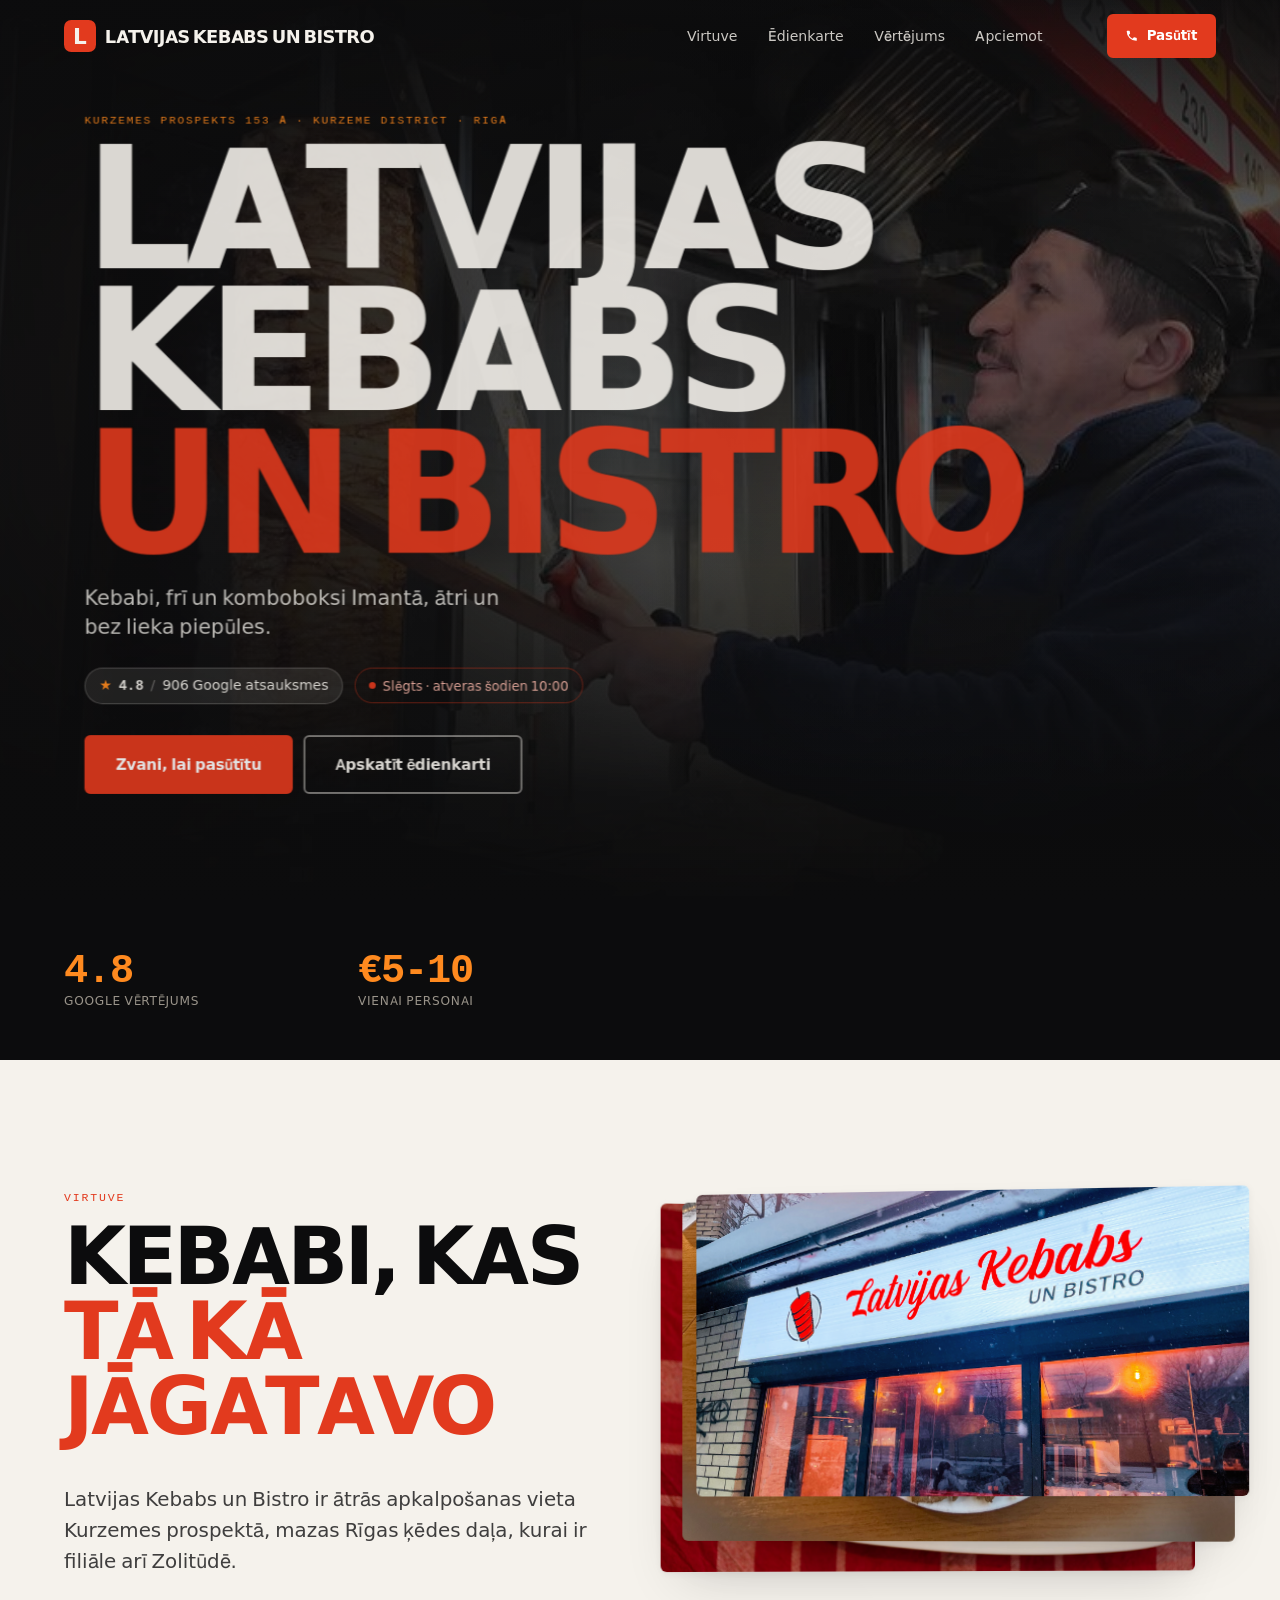
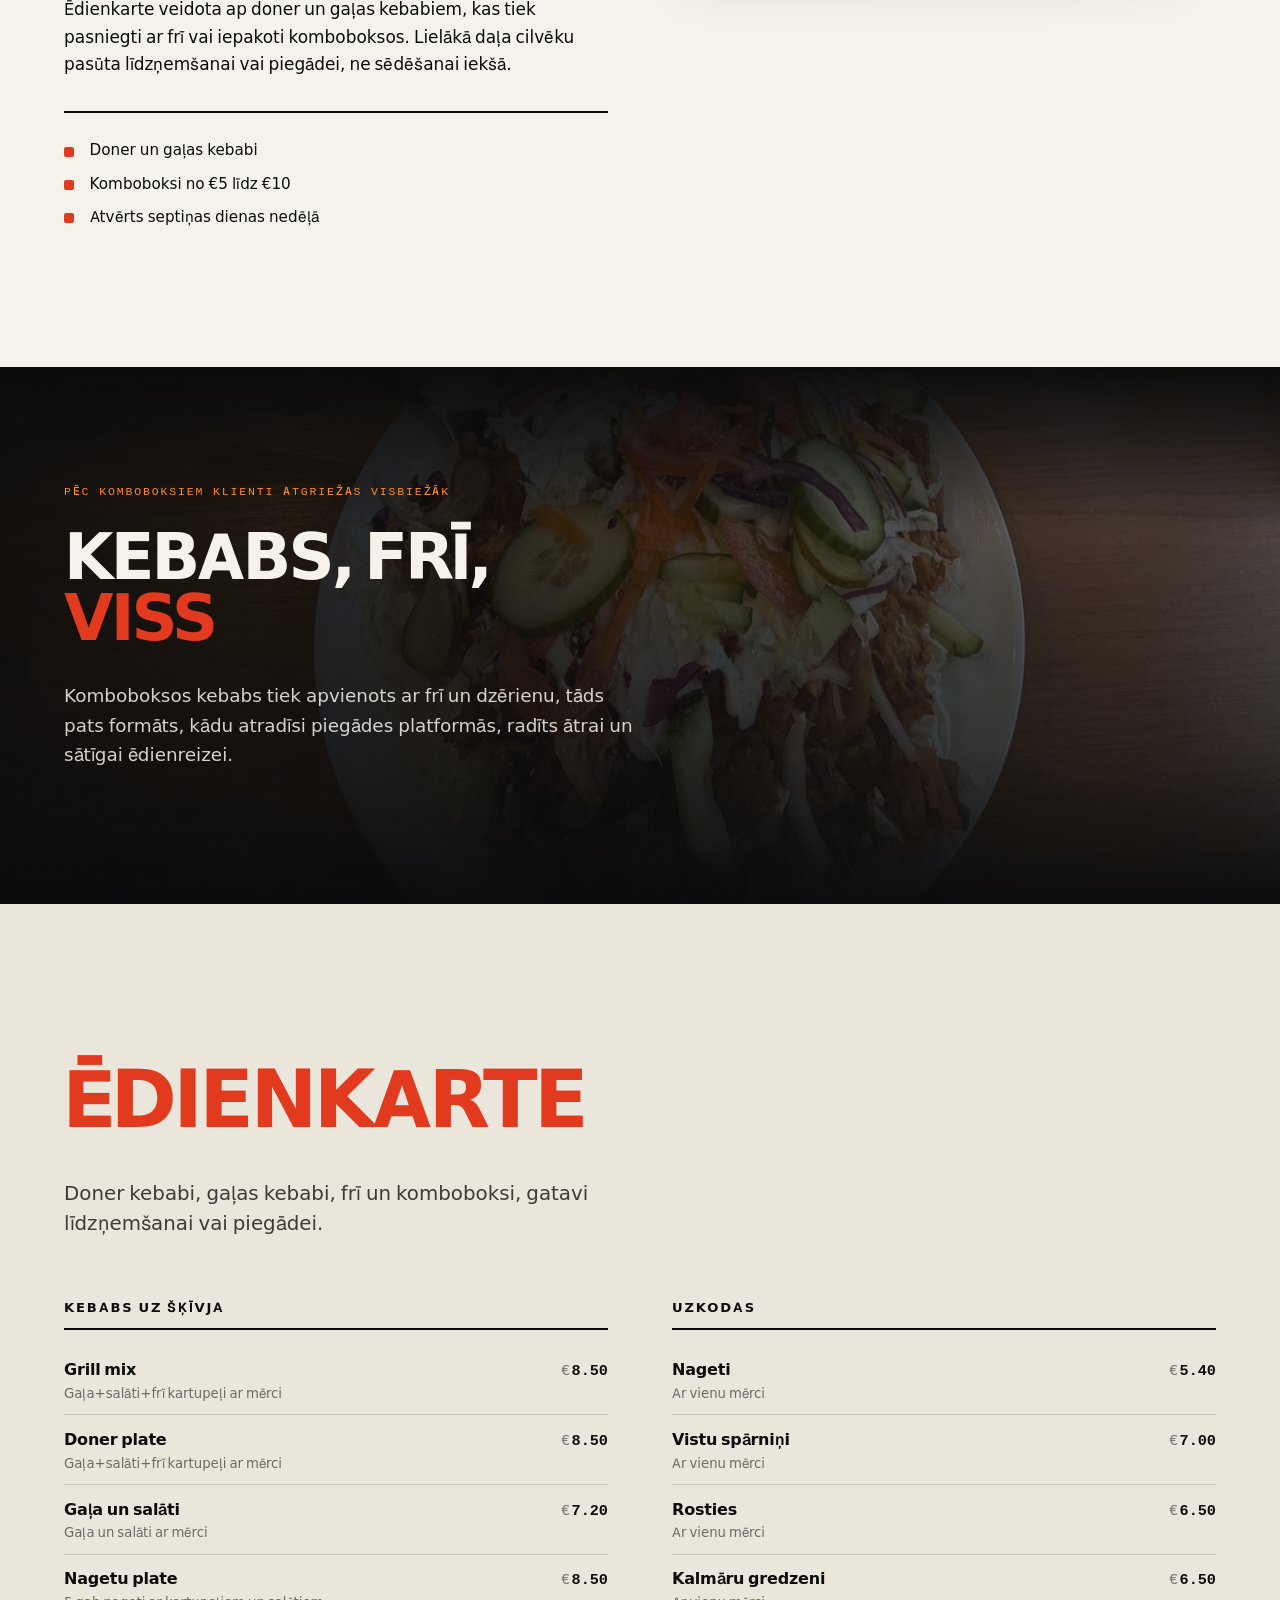
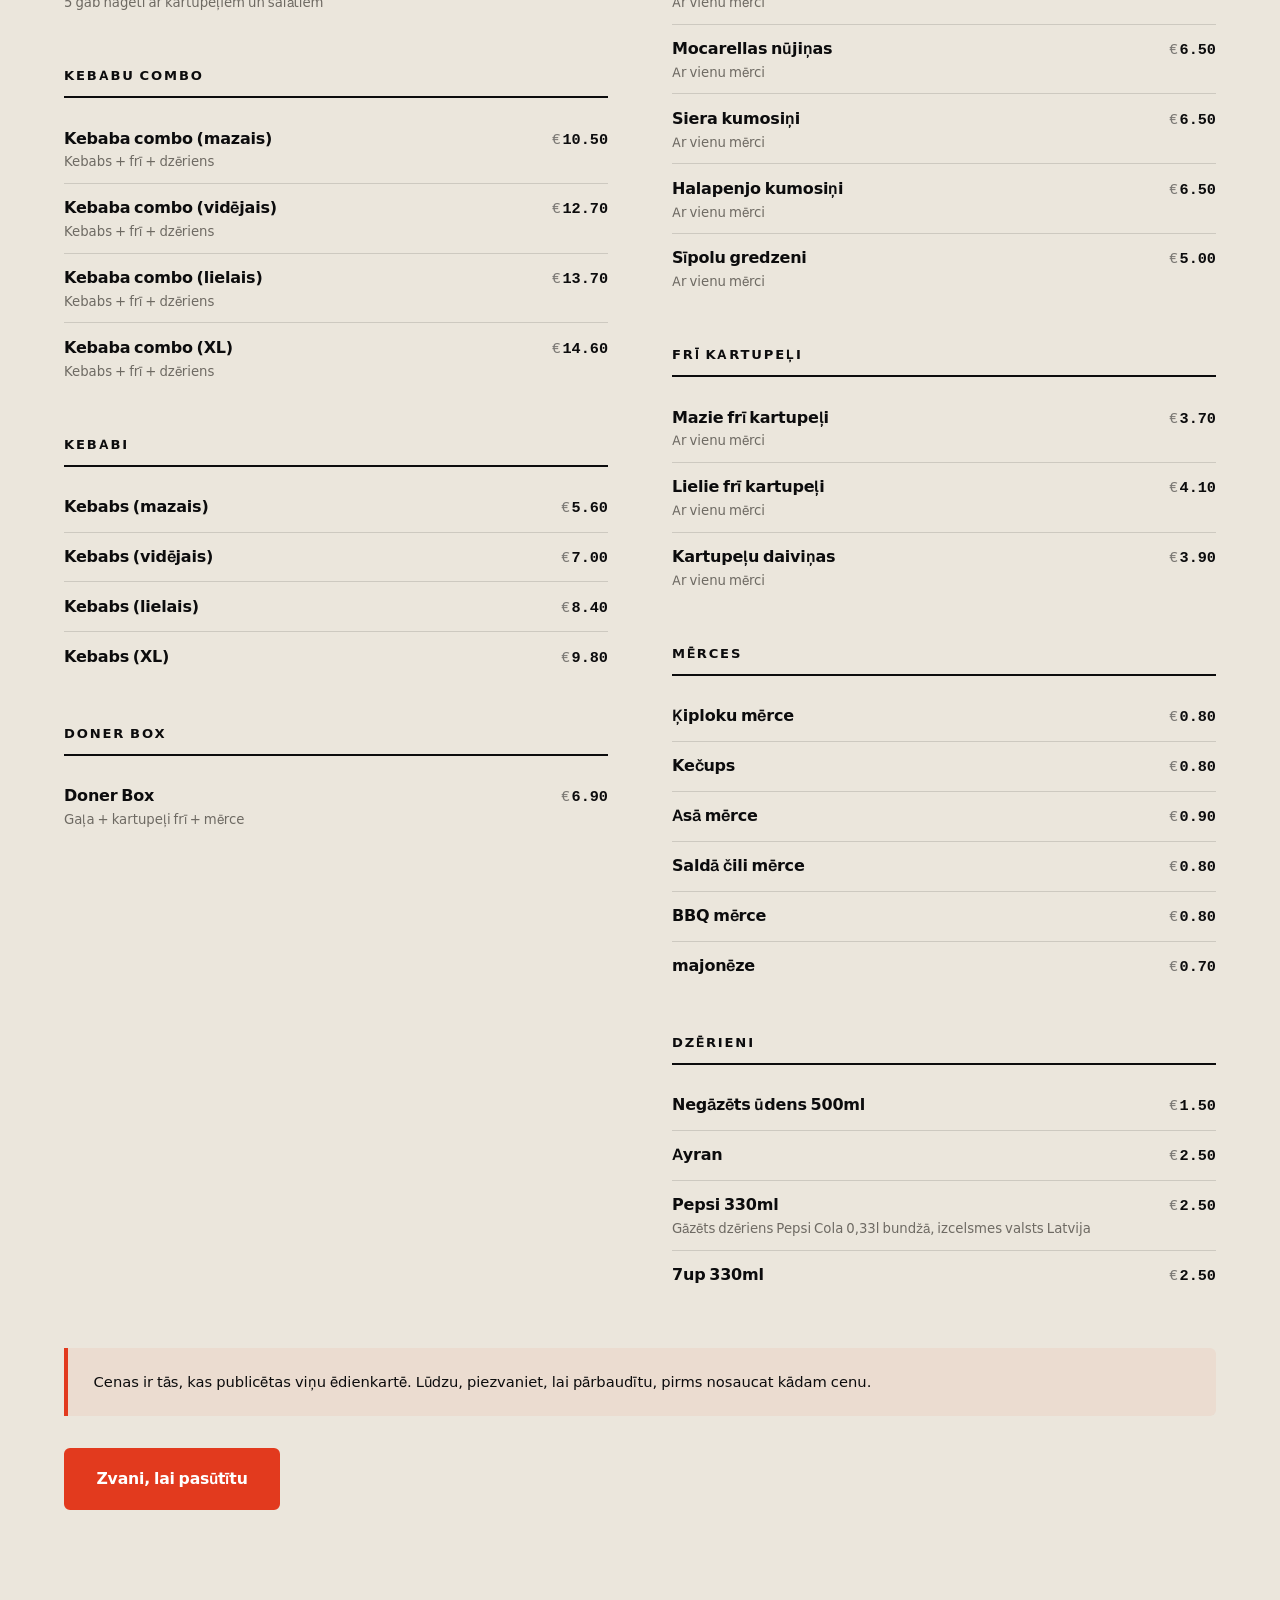
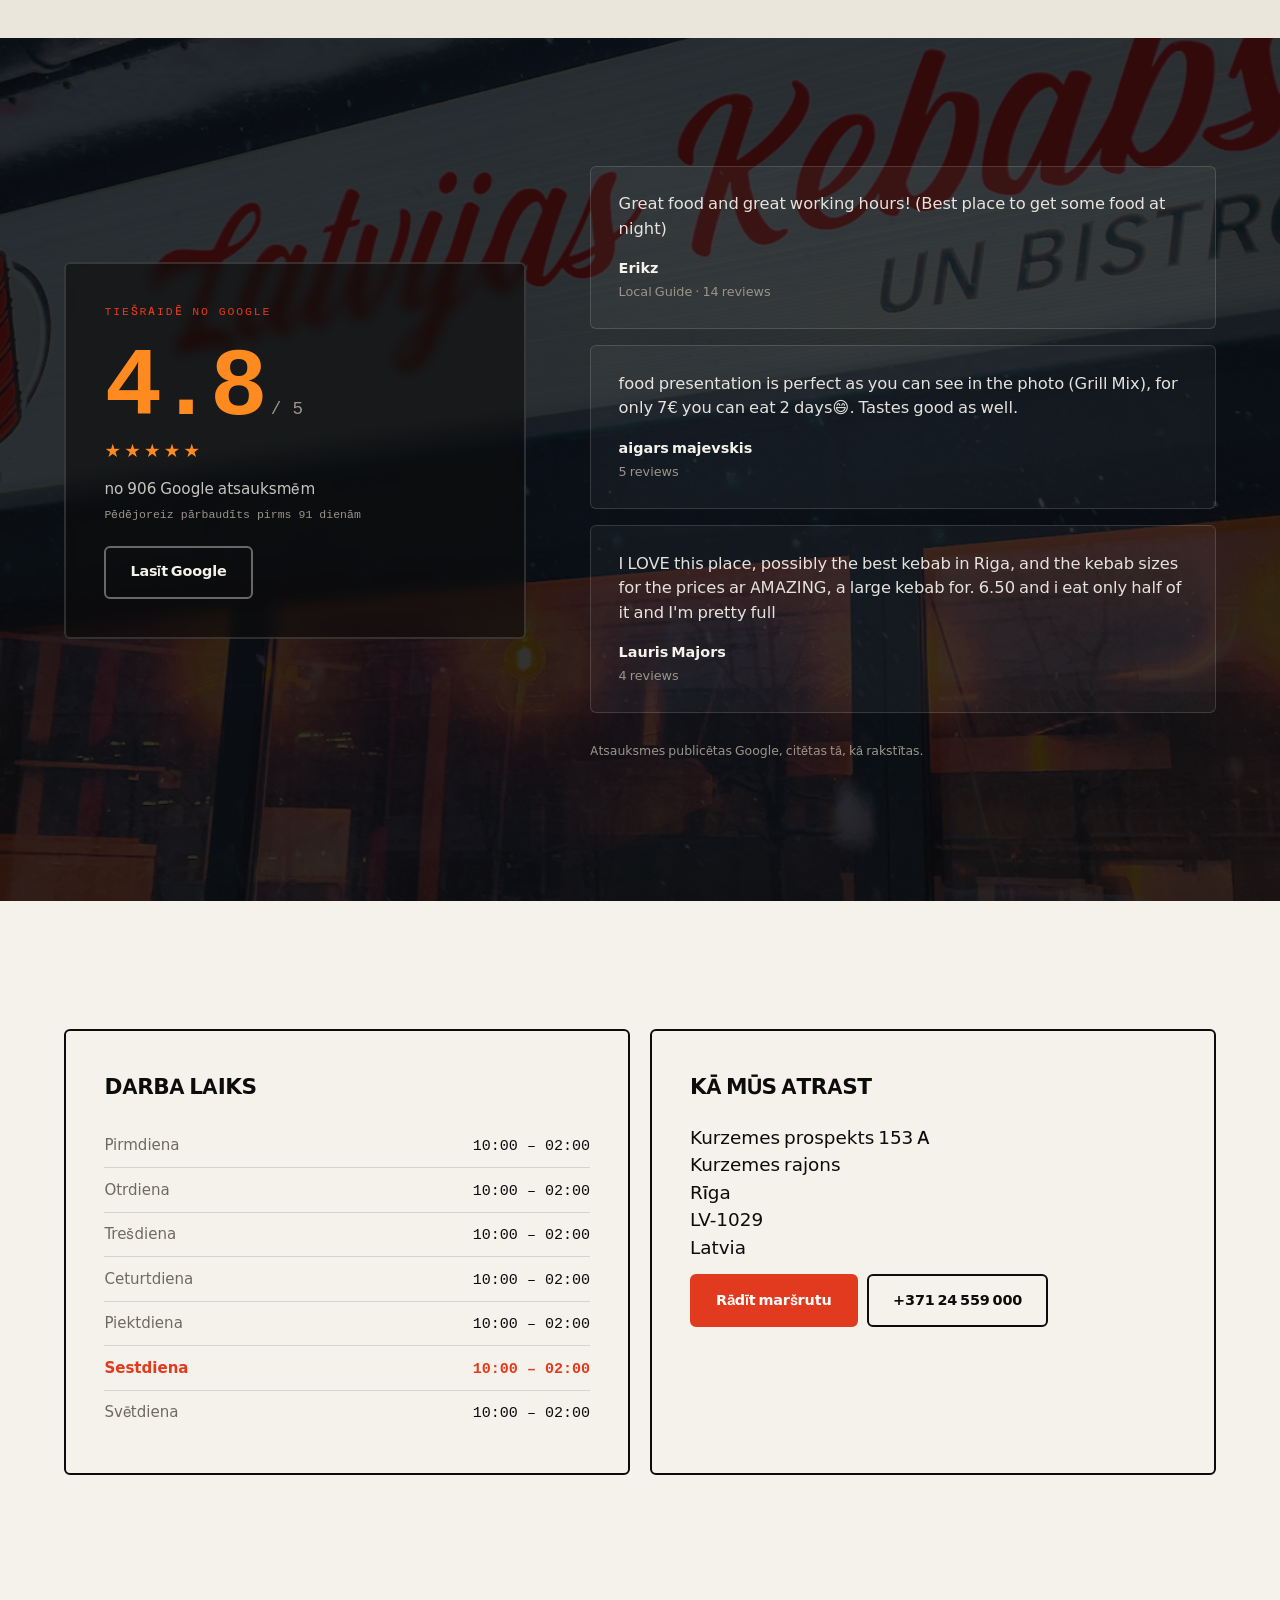
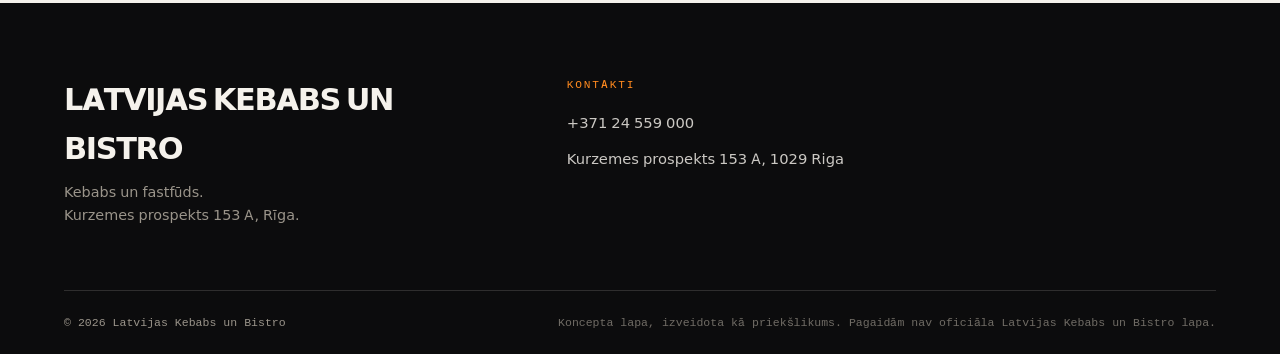
<file: latvijas-kebabs-un-bistro/index.html>
<!doctype html>
<html lang="lv">
<head>
<meta charset="utf-8">
<meta name="viewport" content="width=device-width, initial-scale=1, viewport-fit=cover">

<title>Latvijas Kebabs un Bistro</title>
<meta name="description" content="Latvijas Kebabs un Bistro Imantā piedāvā doner kebabus, frī un komboboksus līdzņemšanai un piegādei, atvērts katru dienu.">
<link rel="canonical" href="/">

<!-- Concept build. Drop this line once the venue has seen it and asked for it to go live. -->
<meta name="robots" content="noindex, nofollow">


<meta property="og:type" content="restaurant">
<meta property="og:site_name" content="Latvijas Kebabs un Bistro">
<meta property="og:title" content="Latvijas Kebabs un Bistro">
<meta property="og:description" content="Doner kebabi un komboboksi Imantā. Ātri, brīvā gaisotnē, atvērts katru dienu.">
<meta property="og:image" content="/assets/img/venue-0.jpg">
<meta property="og:image:width" content="1200">
<meta property="og:image:height" content="630">
<meta property="og:locale" content="lv_LV">

<meta property="og:url" content="/">
<meta name="twitter:card" content="summary_large_image">
<meta name="twitter:title" content="Latvijas Kebabs un Bistro">
<meta name="twitter:description" content="Doner kebabi un komboboksi Imantā. Ātri, brīvā gaisotnē, atvērts katru dienu.">
<meta name="twitter:image" content="/assets/img/venue-0.jpg">
<meta name="theme-color" content="#F5F2EC">

<link rel="icon" href="assets/img/favicon.svg" type="image/svg+xml">
<link rel="apple-touch-icon" href="assets/img/venue-0.jpg">


<link rel="preload" href="assets/fonts/geist.woff2" as="font" type="font/woff2" crossorigin>

<link rel="preload" href="assets/fonts/geist-mono.woff2" as="font" type="font/woff2" crossorigin>


<link rel="preload" href="assets/img/hero-poster.jpg" as="image" fetchpriority="high">

<link rel="stylesheet" href="styles.css">

<script type="application/ld+json">
{
  "@context": "https://schema.org",
  "@type": "Restaurant",
  "name": "Latvijas Kebabs un Bistro",
  "servesCuisine": ["Kebab", "Fast Food"],
  "priceRange": "€5-10",
  "url": "/",
  "telephone": "+371 24 559 000",
  "image": "/assets/img/venue-0.jpg",
  "address": {
    "@type": "PostalAddress",
    "streetAddress": "Kurzemes prospekts 153 A",
    "addressLocality": "Riga",
    "postalCode": "1029",
    "addressCountry": "LV"
  },
  "geo": { "@type": "GeoCoordinates", "latitude": 56.9568263, "longitude": 23.9972254 },
  "hasMap": "https://www.google.com/maps/search/?api=1&query=Latvijas%20Kebabs%20un%20Bistro&query_place_id=ChIJKXlp4Ojb7kYRgnBNTqisVNc",
  "aggregateRating": { "@type": "AggregateRating", "ratingValue": "4.8", "reviewCount": "906" },
  "openingHoursSpecification": [
    { "@type": "OpeningHoursSpecification",
      "dayOfWeek": ["Monday","Tuesday","Wednesday","Thursday","Friday","Saturday","Sunday"], "opens": "10:00", "closes": "02:00" }
    
  ],
  "acceptsReservations": "False"
}
</script>
</head>

<body data-theme="ember" data-mode="light" data-depth="full">
<a class="skip" href="#menu" data-i18n="ui.skip">Pāriet uz galveno saturu</a>

<!-- ══ NAV ══════════════════════════════════════════════════════════════ -->
<header class="nav" id="nav">
  <a class="nav__brand" href="#top" aria-label="Latvijas Kebabs un Bistro, sākums" data-i18n-attr="aria-label:ui.navHome">
    <svg class="mark" viewBox="0 0 40 40" aria-hidden="true" focusable="false">
      <rect width="40" height="40" rx="9" fill="currentColor"/>
      <text x="20" y="20" fill="var(--paper)" font-family="inherit"
            font-size="27" font-weight="700" text-anchor="middle"
            dominant-baseline="central">L</text>
    </svg>
    <span class="nav__word">Latvijas Kebabs un Bistro</span>
  </a>
  <nav class="nav__links" aria-label="Galvenā" data-i18n-attr="aria-label:ui.navPrimary">
    <a href="#kitchen" data-i18n="nav.0.label">Virtuve</a><a href="#menu" data-i18n="nav.1.label">Ēdienkarte</a><a href="#rating" data-i18n="nav.2.label">Vērtējums</a><a href="#visit" data-i18n="nav.3.label">Apciemot</a>
  </nav>
  
  <a class="btn btn--sm btn--accent" href="tel:+37124559000">
    <svg viewBox="0 0 24 24" class="ico" aria-hidden="true"><path fill="currentColor" d="M6.6 10.8a15.1 15.1 0 0 0 6.6 6.6l2.2-2.2a1 1 0 0 1 1-.25 11.4 11.4 0 0 0 3.6.57 1 1 0 0 1 1 1V20a1 1 0 0 1-1 1A17 17 0 0 1 3 4a1 1 0 0 1 1-1h3.5a1 1 0 0 1 1 1 11.4 11.4 0 0 0 .57 3.6 1 1 0 0 1-.25 1z"/></svg>
    <span data-i18n="ui.order">Pasūtīt</span>
  </a>
</header>

<!-- ══ HERO ═════════════════════════════════════════════════════════════ -->
<section class="hero" id="top">
  <div class="hero__media" data-px="0.20" data-depth-layer="-3">
    
    <video class="hero__video" autoplay muted loop playsinline preload="metadata"
           poster="assets/img/hero-poster.jpg" aria-hidden="true" tabindex="-1">
      <source media="(max-width:820px)" src="assets/video/hero-720.mp4" type="video/mp4">
      
      <source src="assets/video/hero-1080.mp4" type="video/mp4">
    </video>
    
  </div>
  <div class="hero__scrim" aria-hidden="true"></div>

  <div class="hero__inner" data-px="-0.14" data-depth-layer="2">
    <p class="eyebrow reveal">Kurzemes prospekts 153 A · Kurzeme District · Riga</p>
    <h1 class="hero__title reveal">
      <span class="hero__l1">Latvijas Kebabs</span><span class="hero__l2">un Bistro</span>
    </h1>
    <p class="hero__tag reveal" data-i18n="venue.tagline">Kebabi, frī un komboboksi Imantā, ātri un bez lieka piepūles.</p>

    <div class="hero__meta reveal">
      
      <a class="scorechip" href="#rating" id="heroScore" aria-label="Google vērtējums" data-i18n-attr="aria-label:ui.ratingAria">
        <span class="scorechip__star" aria-hidden="true">★</span>
        <b data-score-rating>4.8</b>
        <span class="scorechip__sep" aria-hidden="true">/</span>
        <span data-i18n="ui.scoreReviews">906 Google atsauksmes</span>
      </a>
      
      <!-- No data-i18n hook: paintHours() owns this text and writes it in the
           active language. Giving it one meant paintI18n reset it to the
           "Checking hours…" placeholder every time the live rating landed, so
           the pill sat there loading forever with data-state="open". -->
      <span id="openState" class="openpill" data-state="loading">Pārbauda darba laiku…</span>
    </div>

    <div class="hero__cta reveal">
      <a class="btn btn--accent btn--lg" href="tel:+37124559000" data-i18n="contact.ctaLabel">Zvani, lai pasūtītu</a>
      <a class="btn btn--outline btn--lg" href="#menu" data-i18n="ui.seeMenu">Apskatīt ēdienkarti</a>
      
    </div>
  </div>
</section>

<!-- ══ STATS ════════════════════════════════════════════════════════════ -->
<section class="stats">
  <div class="wrap stats__grid">
    
    <div class="stat reveal"><span class="stat__n" data-score-rating>4.8</span><span class="stat__l" data-i18n="stats.0.label">Google vērtējums</span></div>
    
    <div class="stat reveal"><span class="stat__n">€5-10</span><span class="stat__l" data-i18n="stats.1.label">Vienai personai</span></div>
    
  </div>
</section>

<!-- ══ STORY ════════════════════════════════════════════════════════════ -->
<section class="kitchen section" id="kitchen">
  <div class="wrap kitchen__grid">
    <div class="kitchen__copy">
      <p class="eyebrow reveal" data-i18n="story.eyebrow">Virtuve</p>
      <h2 class="h2 reveal" data-i18n="story.heading">Kebabi, kas <em>tā kā jāgatavo</em></h2>
      <p class="lede reveal" data-i18n="story.lede">Latvijas Kebabs un Bistro ir ātrās apkalpošanas vieta Kurzemes prospektā, mazas Rīgas ķēdes daļa, kurai ir filiāle arī Zolitūdē.</p>
      <p class="reveal" data-i18n="story.body">Ēdienkarte veidota ap doner un gaļas kebabiem, kas tiek pasniegti ar frī vai iepakoti komboboksos. Lielākā daļa cilvēku pasūta līdzņemšanai vai piegādei, ne sēdēšanai iekšā.</p>
      
      <ul class="ticks reveal">
        <li data-i18n="story.highlights.0">Doner un gaļas kebabi</li><li data-i18n="story.highlights.1">Komboboksi no €5 līdz €10</li><li data-i18n="story.highlights.2">Atvērts septiņas dienas nedēļā</li>
      </ul>
      
    </div>

    
    <div class="kitchen__stack">
      
      <figure class="kfig kfig--0" data-px="0.1" data-depth-layer="1">
        <img src="assets/img/venue-0.jpg" alt="Latvijas Kebabs un Bistro" width="1400" height="788" loading="lazy" decoding="async" data-i18n-attr="alt:media.gallery.0.alt">
      </figure>
      
      <figure class="kfig kfig--1" data-px="-0.13" data-depth-layer="-1">
        <img src="assets/img/venue-1.jpg" alt="Latvijas Kebabs un Bistro" width="1400" height="788" loading="lazy" decoding="async" data-i18n-attr="alt:media.gallery.1.alt">
      </figure>
      
      <figure class="kfig kfig--2" data-px="0.18" data-depth-layer="2">
        <img src="assets/img/venue-2.jpg" alt="Latvijas Kebabs un Bistro" width="1400" height="788" loading="lazy" decoding="async" data-i18n-attr="alt:media.gallery.2.alt">
      </figure>
      
    </div>
    
  </div>
</section>

<!-- ══ BAND ═════════════════════════════════════════════════════════════ -->

<section class="band" aria-label="Latvijas Kebabs un Bistro" data-i18n-attr="aria-label:band.label">
  <div class="band__media" data-px="0.16" data-depth-layer="-2" style="background-image:url('assets/img/venue-0.jpg')" aria-hidden="true"></div>
  <div class="band__scrim" aria-hidden="true"></div>
  <div class="wrap band__inner">
    <p class="eyebrow reveal" data-i18n="band.eyebrow">Pēc komboboksiem klienti atgriežas visbiežāk</p>
    <h2 class="band__h reveal" data-i18n="band.heading">Kebabs, frī,<br><em>viss</em></h2>
    <p class="band__p reveal" data-i18n="band.body">Komboboksos kebabs tiek apvienots ar frī un dzērienu, tāds pats formāts, kādu atradīsi piegādes platformās, radīts ātrai un sātīgai ēdienreizei.</p>
  </div>
</section>


<!-- ══ MENU ═════════════════════════════════════════════════════════════ -->

<section class="menu section" id="menu">
  <div class="wrap">
    <header class="section__head">
      <p class="eyebrow reveal" data-i18n="menu.eyebrow">Ēdienkarte</p>
      <h2 class="h2 reveal" data-i18n="menu.heading"><em>Ēdienkarte</em></h2>
      <p class="lede reveal" data-i18n="menu.lede">Doner kebabi, gaļas kebabi, frī un komboboksi, gatavi līdzņemšanai vai piegādei.</p>
    </header>

    <div class="menu__cols">
      
      <article class="course reveal">
        
        <h3 class="course__name"><span data-i18n="menu.courses.0.name">Kebabs uz šķīvja</span></h3>
        <ul class="dishes">
          
          <li class="dish"><span class="d"><b>Grill mix</b><i data-i18n="menu.courses.0.items.0.desc">Gaļa+salāti+frī kartupeļi ar mērci</i></span><span class="p">8.50</span></li>
          
          <li class="dish"><span class="d"><b>Doner plate</b><i data-i18n="menu.courses.0.items.1.desc">Gaļa+salāti+frī kartupeļi ar mērci</i></span><span class="p">8.50</span></li>
          
          <li class="dish"><span class="d"><b>Gaļa un salāti</b><i data-i18n="menu.courses.0.items.2.desc">Gaļa un salāti ar mērci</i></span><span class="p">7.20</span></li>
          
          <li class="dish"><span class="d"><b>Nagetu plate</b><i data-i18n="menu.courses.0.items.3.desc">5 gab nageti ar kartupeļiem un salātiem</i></span><span class="p">8.50</span></li>
          
        </ul>
        
        <h3 class="course__name"><span data-i18n="menu.courses.1.name">Kebabu combo</span></h3>
        <ul class="dishes">
          
          <li class="dish"><span class="d"><b>Kebaba combo (mazais)</b><i data-i18n="menu.courses.1.items.0.desc">Kebabs + frī + dzēriens</i></span><span class="p">10.50</span></li>
          
          <li class="dish"><span class="d"><b>Kebaba combo (vidējais)</b><i data-i18n="menu.courses.1.items.1.desc">Kebabs + frī + dzēriens</i></span><span class="p">12.70</span></li>
          
          <li class="dish"><span class="d"><b>Kebaba combo (lielais)</b><i data-i18n="menu.courses.1.items.2.desc">Kebabs + frī + dzēriens</i></span><span class="p">13.70</span></li>
          
          <li class="dish"><span class="d"><b>Kebaba combo (XL)</b><i data-i18n="menu.courses.1.items.3.desc">Kebabs + frī + dzēriens</i></span><span class="p">14.60</span></li>
          
        </ul>
        
        <h3 class="course__name"><span data-i18n="menu.courses.2.name">Kebabi</span></h3>
        <ul class="dishes">
          
          <li class="dish"><span class="d"><b>Kebabs (mazais)</b></span><span class="p">5.60</span></li>
          
          <li class="dish"><span class="d"><b>Kebabs (vidējais)</b></span><span class="p">7.00</span></li>
          
          <li class="dish"><span class="d"><b>Kebabs (lielais)</b></span><span class="p">8.40</span></li>
          
          <li class="dish"><span class="d"><b>Kebabs (XL)</b></span><span class="p">9.80</span></li>
          
        </ul>
        
        <h3 class="course__name"><span data-i18n="menu.courses.3.name">Doner box</span></h3>
        <ul class="dishes">
          
          <li class="dish"><span class="d"><b>Doner Box</b><i data-i18n="menu.courses.3.items.0.desc">Gaļa + kartupeļi frī + mērce</i></span><span class="p">6.90</span></li>
          
        </ul>
        
      </article>
      
      <article class="course reveal">
        
        <h3 class="course__name"><span data-i18n="menu.courses.4.name">Uzkodas</span></h3>
        <ul class="dishes">
          
          <li class="dish"><span class="d"><b>Nageti</b><i data-i18n="menu.courses.4.items.0.desc">Ar vienu mērci</i></span><span class="p">5.40</span></li>
          
          <li class="dish"><span class="d"><b>Vistu spārniņi</b><i data-i18n="menu.courses.4.items.1.desc">Ar vienu mērci</i></span><span class="p">7.00</span></li>
          
          <li class="dish"><span class="d"><b>Rosties</b><i data-i18n="menu.courses.4.items.2.desc">Ar vienu mērci</i></span><span class="p">6.50</span></li>
          
          <li class="dish"><span class="d"><b>Kalmāru gredzeni</b><i data-i18n="menu.courses.4.items.3.desc">Ar vienu mērci</i></span><span class="p">6.50</span></li>
          
          <li class="dish"><span class="d"><b>Mocarellas nūjiņas</b><i data-i18n="menu.courses.4.items.4.desc">Ar vienu mērci</i></span><span class="p">6.50</span></li>
          
          <li class="dish"><span class="d"><b>Siera kumosiņi</b><i data-i18n="menu.courses.4.items.5.desc">Ar vienu mērci</i></span><span class="p">6.50</span></li>
          
          <li class="dish"><span class="d"><b>Halapenjo kumosiņi</b><i data-i18n="menu.courses.4.items.6.desc">Ar vienu mērci</i></span><span class="p">6.50</span></li>
          
          <li class="dish"><span class="d"><b>Sīpolu gredzeni</b><i data-i18n="menu.courses.4.items.7.desc">Ar vienu mērci</i></span><span class="p">5.00</span></li>
          
        </ul>
        
        <h3 class="course__name"><span data-i18n="menu.courses.5.name">Frī kartupeļi</span></h3>
        <ul class="dishes">
          
          <li class="dish"><span class="d"><b>Mazie frī kartupeļi</b><i data-i18n="menu.courses.5.items.0.desc">Ar vienu mērci</i></span><span class="p">3.70</span></li>
          
          <li class="dish"><span class="d"><b>Lielie frī kartupeļi</b><i data-i18n="menu.courses.5.items.1.desc">Ar vienu mērci</i></span><span class="p">4.10</span></li>
          
          <li class="dish"><span class="d"><b>Kartupeļu daiviņas</b><i data-i18n="menu.courses.5.items.2.desc">Ar vienu mērci</i></span><span class="p">3.90</span></li>
          
        </ul>
        
        <h3 class="course__name"><span data-i18n="menu.courses.6.name">Mērces</span></h3>
        <ul class="dishes">
          
          <li class="dish"><span class="d"><b>Ķiploku mērce</b></span><span class="p">0.80</span></li>
          
          <li class="dish"><span class="d"><b>Kečups</b></span><span class="p">0.80</span></li>
          
          <li class="dish"><span class="d"><b>Asā mērce</b></span><span class="p">0.90</span></li>
          
          <li class="dish"><span class="d"><b>Saldā čili mērce</b></span><span class="p">0.80</span></li>
          
          <li class="dish"><span class="d"><b>BBQ mērce</b></span><span class="p">0.80</span></li>
          
          <li class="dish"><span class="d"><b>majonēze</b></span><span class="p">0.70</span></li>
          
        </ul>
        
        <h3 class="course__name"><span data-i18n="menu.courses.7.name">Dzērieni</span></h3>
        <ul class="dishes">
          
          <li class="dish"><span class="d"><b>Negāzēts ūdens 500ml</b></span><span class="p">1.50</span></li>
          
          <li class="dish"><span class="d"><b>Ayran</b></span><span class="p">2.50</span></li>
          
          <li class="dish"><span class="d"><b>Pepsi 330ml</b><i data-i18n="menu.courses.7.items.2.desc">Gāzēts dzēriens Pepsi Cola 0,33l bundžā, izcelsmes valsts Latvija</i></span><span class="p">2.50</span></li>
          
          <li class="dish"><span class="d"><b>7up 330ml</b></span><span class="p">2.50</span></li>
          
        </ul>
        
      </article>
      
    </div>

    

    
    <aside class="note reveal"><p data-i18n="menu.note">Cenas ir tās, kas publicētas viņu ēdienkartē. Lūdzu, piezvaniet, lai pārbaudītu, pirms nosaucat kādam cenu.</p></aside>
    

    <div class="menu__actions reveal">
      <a class="btn btn--accent btn--lg" href="tel:+37124559000" data-i18n="contact.ctaLabel">Zvani, lai pasūtītu</a>
      
    </div>
  </div>
</section>


<!-- ══ RATING ═══════════════════════════════════════════════════════════ -->

<section class="rating section" id="rating">
  <div class="rating__bg" data-px="0.12" data-depth-layer="-2" aria-hidden="true"
    style="background-image:url('assets/img/venue-2.jpg')"></div>
  <div class="wrap rating__grid">
    <div class="rating__panel reveal">
      <p class="eyebrow" data-i18n="ui.liveFrom">Tiešraidē no Google</p>
      <div class="bigscore">
        <span class="bigscore__n" data-score-rating>4.8</span>
        <span class="bigscore__of">/ 5</span>
      </div>
      <div class="bigscore__stars" id="starRow" role="img" aria-label="Vērtējums 4.8 no 5" data-i18n-attr="aria-label:ui.ratedOutOf5">★★★★★</div>
      <p class="bigscore__count" data-i18n="ui.bigscoreFrom">no 906 Google atsauksmēm</p>
      <p class="bigscore__stamp" id="scoreStamp" data-i18n="ui.checkedDaily">Pārbaudīts katru dienu</p>
      <a class="btn btn--outline" href="https://www.google.com/maps/search/?api=1&query=Latvijas%20Kebabs%20un%20Bistro&query_place_id=ChIJKXlp4Ojb7kYRgnBNTqisVNc" target="_blank" rel="noopener" data-i18n="ui.readOn">Lasīt Google</a>
    </div>

    
    <div class="rating__quotes">
      
      <figure class="quote reveal">
        <blockquote><p>Great food and great working hours! (Best place to get some food at night)</p></blockquote>
        <figcaption><b>Erikz</b><span>Local Guide · 14 reviews</span></figcaption>
      </figure>
      
      <figure class="quote reveal">
        <blockquote><p>food presentation is perfect as you can see in the photo (Grill Mix), for only 7€ you can eat 2 days😄. Tastes good as well.</p></blockquote>
        <figcaption><b>aigars majevskis</b><span>5 reviews</span></figcaption>
      </figure>
      
      <figure class="quote reveal">
        <blockquote><p>I LOVE this place, possibly the best kebab in Riga, and the kebab sizes for the prices ar AMAZING, a large kebab for. 6.50 and i eat only half of it and I'm pretty full</p></blockquote>
        <figcaption><b>Lauris Majors</b><span>4 reviews</span></figcaption>
      </figure>
      
      <p class="footnote reveal" data-i18n="ui.quotedAsWritten">Atsauksmes publicētas Google, citētas tā, kā rakstītas.</p>
    </div>
    
  </div>
</section>


<!-- ══ VISIT ════════════════════════════════════════════════════════════ -->
<section class="visit section" id="visit">
  <div class="wrap visit__grid">
    <div class="card reveal">
      <h2 class="h3" data-i18n="ui.openingHours">Darba laiks</h2>
      <table class="hours" id="hours">
        <tbody>
          
          <tr data-day="1"><th scope="row" data-i18n="hours.days.0.label">Pirmdiena</th><td>10:00 – 02:00</td></tr>
          
          <tr data-day="2"><th scope="row" data-i18n="hours.days.1.label">Otrdiena</th><td>10:00 – 02:00</td></tr>
          
          <tr data-day="3"><th scope="row" data-i18n="hours.days.2.label">Trešdiena</th><td>10:00 – 02:00</td></tr>
          
          <tr data-day="4"><th scope="row" data-i18n="hours.days.3.label">Ceturtdiena</th><td>10:00 – 02:00</td></tr>
          
          <tr data-day="5"><th scope="row" data-i18n="hours.days.4.label">Piektdiena</th><td>10:00 – 02:00</td></tr>
          
          <tr data-day="6"><th scope="row" data-i18n="hours.days.5.label">Sestdiena</th><td>10:00 – 02:00</td></tr>
          
          <tr data-day="0"><th scope="row" data-i18n="hours.days.6.label">Svētdiena</th><td>10:00 – 02:00</td></tr>
          
        </tbody>
      </table>
      
    </div>

    <div class="card reveal">
      <h2 class="h3" data-i18n="ui.findUs">Kā mūs atrast</h2>
      <address>
        Kurzemes prospekts 153 A<br>Kurzemes rajons<br>Rīga<br>LV-1029<br>Latvia<br>
      </address>
      
      <div class="card__actions">
        <a class="btn btn--accent" href="https://www.google.com/maps/dir/?api=1&destination=Kurzemes%20prospekts%20153%20A%2C%20Kurzemes%20rajons%2C%20R%C4%ABga%2C%20LV-1029%2C%20Latvia" target="_blank" rel="noopener" data-i18n="ui.getDirections">Rādīt maršrutu</a>
        <a class="btn btn--outline" href="tel:+37124559000">+371 24 559 000</a>
      </div>
      
    </div>
  </div>
</section>

<!-- ══ FOOTER ═══════════════════════════════════════════════════════════ -->
<footer class="foot">
  <div class="wrap foot__grid">
    <div class="foot__brand">
      <p class="foot__word">Latvijas Kebabs un Bistro</p>
      <p class="foot__line" data-i18n="footLine">Kebabs un fastfūds.<br>Kurzemes prospekts 153 A, Rīga.</p>
    </div>
    <div class="foot__col">
      <h3 data-i18n="ui.contact">Kontakti</h3>
      <p><a href="tel:+37124559000">+371 24 559 000</a></p>
      <p><a href="https://www.google.com/maps/dir/?api=1&destination=Kurzemes%20prospekts%20153%20A%2C%20Kurzemes%20rajons%2C%20R%C4%ABga%2C%20LV-1029%2C%20Latvia" target="_blank" rel="noopener">Kurzemes prospekts 153 A, 1029 Riga</a></p>
    </div>
    
    
  </div>
  <div class="wrap foot__base">
    <p>© <span id="yr">2026</span> Latvijas Kebabs un Bistro</p>
    <p class="foot__demo" data-i18n="flags.demoNotice">Koncepta lapa, izveidota kā priekšlikums. Pagaidām nav oficiāla Latvijas Kebabs un Bistro lapa.</p>
  </div>
</footer>

<script id="venue-runtime" type="application/json">{"timezone":"Europe/Tallinn","hours":{"0":[600,120],"1":[600,120],"2":[600,120],"3":[600,120],"4":[600,120],"5":[600,120],"6":[600,120]},"ratingSource":"Google","lang":"lv","langs":["lv"],"venueName":"Latvijas Kebabs un Bistro","rating":4.8,"count":906,"ui":{"skip":"Pāriet uz galveno saturu","navPrimary":"Galvenā","navHome":"{name}, sākums","order":"Pasūtīt","seeMenu":"Apskatīt ēdienkarti","findUs":"Kā mūs atrast","openingHours":"Darba laiks","getDirections":"Rādīt maršrutu","googleMaps":"Google Maps","plusCode":"Plus kods","contact":"Kontakti","follow":"Sekot","closed":"Slēgts","langGroup":"Valoda","checkingHours":"Pārbauda darba laiku…","scoreReviews":"{count} {source} atsauksmes","bigscoreFrom":"no {count} {source} atsauksmēm","liveFrom":"Tiešraidē no {source}","readOn":"Lasīt {source}","quotedAsWritten":"Atsauksmes publicētas {source}, citētas tā, kā rakstītas.","fullMenuOn":"Pilna ēdienkarte {brand}","checkedDaily":"Pārbaudīts katru dienu","ratedOutOf5":"Vērtējums {value} no 5","ratingAria":"{source} vērtējums"},"rt":{"openUntil":"Atvērts tagad · līdz {time}","closedOpens":"Slēgts · atveras {when} {time}","closed":"Slēgts","today":"šodien","tomorrow":"rīt","weekdays":["Svētdiena","Pirmdiena","Otrdiena","Trešdiena","Ceturtdiena","Piektdiena","Sestdiena"],"justNow":"tikko","minutesAgo":"pirms {n} minūtēm","anHourAgo":"pirms stundas","hoursAgo":"pirms {n} stundām","yesterday":"vakar","daysAgo":"pirms {n} dienām","lastChecked":"Pēdējoreiz pārbaudīts {when}","checkedDaily":"Pārbaudīts katru dienu","ratedOutOf5":"Vērtējums {value} no 5"},"dicts":{"en":{"venue.tagline":"Kebabs, fries and combo boxes in Imanta, quick and no fuss.","venue.metaTitle":"Latvijas Kebabs un Bistro","venue.metaDescription":"Latvijas Kebabs un Bistro in Imanta serves doner kebabs, fries and combo boxes for takeaway and delivery, open every day.","venue.ogDescription":"Doner kebabs and combo boxes in Imanta. Quick, casual, open daily.","story.eyebrow":"The kitchen","story.heading":"Kebabs done <em>properly</em>","story.lede":"Latvijas Kebabs un Bistro is a quick-service spot on Kurzemes prospekts, part of a small Riga chain that also runs a branch in Zolitūde.","story.body":"The menu is built around doner and meat kebabs, served with fries or packed into combo boxes. Most people order it to take away or have it delivered rather than sit in.","band.label":"Latvijas Kebabs un Bistro","band.eyebrow":"The combo boxes are what regulars keep coming back for","band.heading":"Kebab, fries,<br><em>done</em>","band.body":"Combo sets pair a kebab with fries and a drink, the same format you will find on delivery platforms, made for a fast, filling meal.","menu.eyebrow":"The menu","menu.heading":"The <em>menu</em>","menu.lede":"Doner kebabs, meat kebabs, fries and combo boxes, ready for takeaway or delivery.","menu.note":"Prices are the ones published on their own menu. Please ring to check before quoting.","menu.combos.title":"Combos","contact.ctaLabel":"Call to order","flags.demoNotice":"Concept site, built as a proposal. Not an official Latvijas Kebabs un Bistro page yet.","footLine":"Kebab and Fast Food food.<br>Kurzemes prospekts 153 A, Riga.","story.highlights.0":"Doner and meat kebabs","story.highlights.1":"Combo boxes from €5 to €10","story.highlights.2":"Open seven days a week","nav.0.label":"Kitchen","nav.1.label":"Menu","nav.2.label":"Rating","nav.3.label":"Visit","stats.0.label":"Google rating","stats.1.label":"Per person","hours.days.0.label":"Monday","hours.days.1.label":"Tuesday","hours.days.2.label":"Wednesday","hours.days.3.label":"Thursday","hours.days.4.label":"Friday","hours.days.5.label":"Saturday","hours.days.6.label":"Sunday","menu.courses.0.name":"Kebab on Plate","menu.courses.0.items.0.desc":"Gaļa+salāti+frī kartupeļi ar mērci","menu.courses.0.items.1.desc":"Gaļa+salāti+frī kartupeļi ar mērci","menu.courses.0.items.2.desc":"Gaļa un salāti ar mērci","menu.courses.0.items.3.desc":"5 gab nageti ar kartupeļiem un salātiem","menu.courses.1.name":"Kebabu combo","menu.courses.1.items.0.desc":"Kebabs + frī + dzēriens","menu.courses.1.items.1.desc":"Kebabs + frī + dzēriens","menu.courses.1.items.2.desc":"Kebabs + frī + dzēriens","menu.courses.1.items.3.desc":"Kebabs + frī + dzēriens","menu.courses.2.name":"Kebabi","menu.courses.3.name":"Doner box","menu.courses.3.items.0.desc":"Gaļa + kartupeļi frī + mērce","menu.courses.4.name":"Uzkodas","menu.courses.4.items.0.desc":"Ar vienu mērci","menu.courses.4.items.1.desc":"Ar vienu mērci","menu.courses.4.items.2.desc":"Ar vienu mērci","menu.courses.4.items.3.desc":"Ar vienu mērci","menu.courses.4.items.4.desc":"Ar vienu mērci","menu.courses.4.items.5.desc":"Ar vienu mērci","menu.courses.4.items.6.desc":"Ar vienu mērci","menu.courses.4.items.7.desc":"Ar vienu mērci","menu.courses.5.name":"Frī kartupeļi","menu.courses.5.items.0.desc":"Ar vienu mērci","menu.courses.5.items.1.desc":"Ar vienu mērci","menu.courses.5.items.2.desc":"Ar vienu mērci","menu.courses.6.name":"Mērces","menu.courses.7.name":"Dzērieni","menu.courses.7.items.2.desc":"Gāzēts dzēriens Pepsi Cola 0,33l bundžā, izcelsmes valsts Latvija","media.gallery.0.alt":"Latvijas Kebabs un Bistro","media.gallery.1.alt":"Latvijas Kebabs un Bistro","media.gallery.2.alt":"Latvijas Kebabs un Bistro","ui.skip":"Skip to the main content","ui.navPrimary":"Primary","ui.navHome":"{name}, home","ui.order":"Order","ui.seeMenu":"See the menu","ui.findUs":"Find us","ui.openingHours":"Opening hours","ui.getDirections":"Get directions","ui.googleMaps":"Google Maps","ui.plusCode":"Plus code","ui.contact":"Contact","ui.follow":"Follow","ui.closed":"Closed","ui.langGroup":"Language","ui.checkingHours":"Checking hours…","ui.scoreReviews":"{count} {source} reviews","ui.bigscoreFrom":"from {count} {source} reviews","ui.liveFrom":"Live from {source}","ui.readOn":"Read them on {source}","ui.quotedAsWritten":"Reviews published on {source}, quoted as written.","ui.fullMenuOn":"Full menu on {brand}","ui.checkedDaily":"Checked daily","ui.ratedOutOf5":"Rated {value} out of 5","ui.ratingAria":"{source} rating","rt.openUntil":"Open now · until {time}","rt.closedOpens":"Closed · opens {when} {time}","rt.closed":"Closed","rt.today":"today","rt.tomorrow":"tomorrow","rt.weekdays.0":"Sunday","rt.weekdays.1":"Monday","rt.weekdays.2":"Tuesday","rt.weekdays.3":"Wednesday","rt.weekdays.4":"Thursday","rt.weekdays.5":"Friday","rt.weekdays.6":"Saturday","rt.justNow":"just now","rt.minutesAgo":"{n} minutes ago","rt.anHourAgo":"an hour ago","rt.hoursAgo":"{n} hours ago","rt.yesterday":"yesterday","rt.daysAgo":"{n} days ago","rt.lastChecked":"Last checked {when}","rt.checkedDaily":"Checked daily","rt.ratedOutOf5":"Rated {value} out of 5"},"lv":{"venue.tagline":"Kebabi, frī un komboboksi Imantā, ātri un bez lieka piepūles.","venue.metaTitle":"Latvijas Kebabs un Bistro","venue.metaDescription":"Latvijas Kebabs un Bistro Imantā piedāvā doner kebabus, frī un komboboksus līdzņemšanai un piegādei, atvērts katru dienu.","venue.ogDescription":"Doner kebabi un komboboksi Imantā. Ātri, brīvā gaisotnē, atvērts katru dienu.","story.eyebrow":"Virtuve","story.heading":"Kebabi, kas <em>tā kā jāgatavo</em>","story.lede":"Latvijas Kebabs un Bistro ir ātrās apkalpošanas vieta Kurzemes prospektā, mazas Rīgas ķēdes daļa, kurai ir filiāle arī Zolitūdē.","story.body":"Ēdienkarte veidota ap doner un gaļas kebabiem, kas tiek pasniegti ar frī vai iepakoti komboboksos. Lielākā daļa cilvēku pasūta līdzņemšanai vai piegādei, ne sēdēšanai iekšā.","band.label":"Latvijas Kebabs un Bistro","band.eyebrow":"Pēc komboboksiem klienti atgriežas visbiežāk","band.heading":"Kebabs, frī,<br><em>viss</em>","band.body":"Komboboksos kebabs tiek apvienots ar frī un dzērienu, tāds pats formāts, kādu atradīsi piegādes platformās, radīts ātrai un sātīgai ēdienreizei.","menu.eyebrow":"Ēdienkarte","menu.heading":"<em>Ēdienkarte</em>","menu.lede":"Doner kebabi, gaļas kebabi, frī un komboboksi, gatavi līdzņemšanai vai piegādei.","menu.note":"Cenas ir tās, kas publicētas viņu ēdienkartē. Lūdzu, piezvaniet, lai pārbaudītu, pirms nosaucat kādam cenu.","menu.combos.title":"Kombo","contact.ctaLabel":"Zvani, lai pasūtītu","flags.demoNotice":"Koncepta lapa, izveidota kā priekšlikums. Pagaidām nav oficiāla Latvijas Kebabs un Bistro lapa.","footLine":"Kebabs un fastfūds.<br>Kurzemes prospekts 153 A, Rīga.","story.highlights.0":"Doner un gaļas kebabi","story.highlights.1":"Komboboksi no €5 līdz €10","story.highlights.2":"Atvērts septiņas dienas nedēļā","nav.0.label":"Virtuve","nav.1.label":"Ēdienkarte","nav.2.label":"Vērtējums","nav.3.label":"Apciemot","stats.0.label":"Google vērtējums","stats.1.label":"Vienai personai","hours.days.0.label":"Pirmdiena","hours.days.1.label":"Otrdiena","hours.days.2.label":"Trešdiena","hours.days.3.label":"Ceturtdiena","hours.days.4.label":"Piektdiena","hours.days.5.label":"Sestdiena","hours.days.6.label":"Svētdiena","menu.courses.0.name":"Kebabs uz šķīvja","menu.courses.0.items.0.desc":"Gaļa+salāti+frī kartupeļi ar mērci","menu.courses.0.items.1.desc":"Gaļa+salāti+frī kartupeļi ar mērci","menu.courses.0.items.2.desc":"Gaļa un salāti ar mērci","menu.courses.0.items.3.desc":"5 gab nageti ar kartupeļiem un salātiem","menu.courses.1.name":"Kebabu combo","menu.courses.1.items.0.desc":"Kebabs + frī + dzēriens","menu.courses.1.items.1.desc":"Kebabs + frī + dzēriens","menu.courses.1.items.2.desc":"Kebabs + frī + dzēriens","menu.courses.1.items.3.desc":"Kebabs + frī + dzēriens","menu.courses.2.name":"Kebabi","menu.courses.3.name":"Doner box","menu.courses.3.items.0.desc":"Gaļa + kartupeļi frī + mērce","menu.courses.4.name":"Uzkodas","menu.courses.4.items.0.desc":"Ar vienu mērci","menu.courses.4.items.1.desc":"Ar vienu mērci","menu.courses.4.items.2.desc":"Ar vienu mērci","menu.courses.4.items.3.desc":"Ar vienu mērci","menu.courses.4.items.4.desc":"Ar vienu mērci","menu.courses.4.items.5.desc":"Ar vienu mērci","menu.courses.4.items.6.desc":"Ar vienu mērci","menu.courses.4.items.7.desc":"Ar vienu mērci","menu.courses.5.name":"Frī kartupeļi","menu.courses.5.items.0.desc":"Ar vienu mērci","menu.courses.5.items.1.desc":"Ar vienu mērci","menu.courses.5.items.2.desc":"Ar vienu mērci","menu.courses.6.name":"Mērces","menu.courses.7.name":"Dzērieni","menu.courses.7.items.2.desc":"Gāzēts dzēriens Pepsi Cola 0,33l bundžā, izcelsmes valsts Latvija","media.gallery.0.alt":"Latvijas Kebabs un Bistro","media.gallery.1.alt":"Latvijas Kebabs un Bistro","media.gallery.2.alt":"Latvijas Kebabs un Bistro","ui.skip":"Pāriet uz galveno saturu","ui.navPrimary":"Galvenā","ui.navHome":"{name}, sākums","ui.order":"Pasūtīt","ui.seeMenu":"Apskatīt ēdienkarti","ui.findUs":"Kā mūs atrast","ui.openingHours":"Darba laiks","ui.getDirections":"Rādīt maršrutu","ui.googleMaps":"Google Maps","ui.plusCode":"Plus kods","ui.contact":"Kontakti","ui.follow":"Sekot","ui.closed":"Slēgts","ui.langGroup":"Valoda","ui.checkingHours":"Pārbauda darba laiku…","ui.scoreReviews":"{count} {source} atsauksmes","ui.bigscoreFrom":"no {count} {source} atsauksmēm","ui.liveFrom":"Tiešraidē no {source}","ui.readOn":"Lasīt {source}","ui.quotedAsWritten":"Atsauksmes publicētas {source}, citētas tā, kā rakstītas.","ui.fullMenuOn":"Pilna ēdienkarte {brand}","ui.checkedDaily":"Pārbaudīts katru dienu","ui.ratedOutOf5":"Vērtējums {value} no 5","ui.ratingAria":"{source} vērtējums","rt.openUntil":"Atvērts tagad · līdz {time}","rt.closedOpens":"Slēgts · atveras {when} {time}","rt.closed":"Slēgts","rt.today":"šodien","rt.tomorrow":"rīt","rt.weekdays.0":"Svētdiena","rt.weekdays.1":"Pirmdiena","rt.weekdays.2":"Otrdiena","rt.weekdays.3":"Trešdiena","rt.weekdays.4":"Ceturtdiena","rt.weekdays.5":"Piektdiena","rt.weekdays.6":"Sestdiena","rt.justNow":"tikko","rt.minutesAgo":"pirms {n} minūtēm","rt.anHourAgo":"pirms stundas","rt.hoursAgo":"pirms {n} stundām","rt.yesterday":"vakar","rt.daysAgo":"pirms {n} dienām","rt.lastChecked":"Pēdējoreiz pārbaudīts {when}","rt.checkedDaily":"Pārbaudīts katru dienu","rt.ratedOutOf5":"Vērtējums {value} no 5"}},"locales":{"lv":"lv-LV"}}</script>

<script src="vendor/gsap.min.js" defer></script>
<script src="vendor/ScrollTrigger.min.js" defer></script>
<script src="vendor/lenis.min.js" defer></script>

<script src="main.js" defer></script>
</body>
</html>
</file>
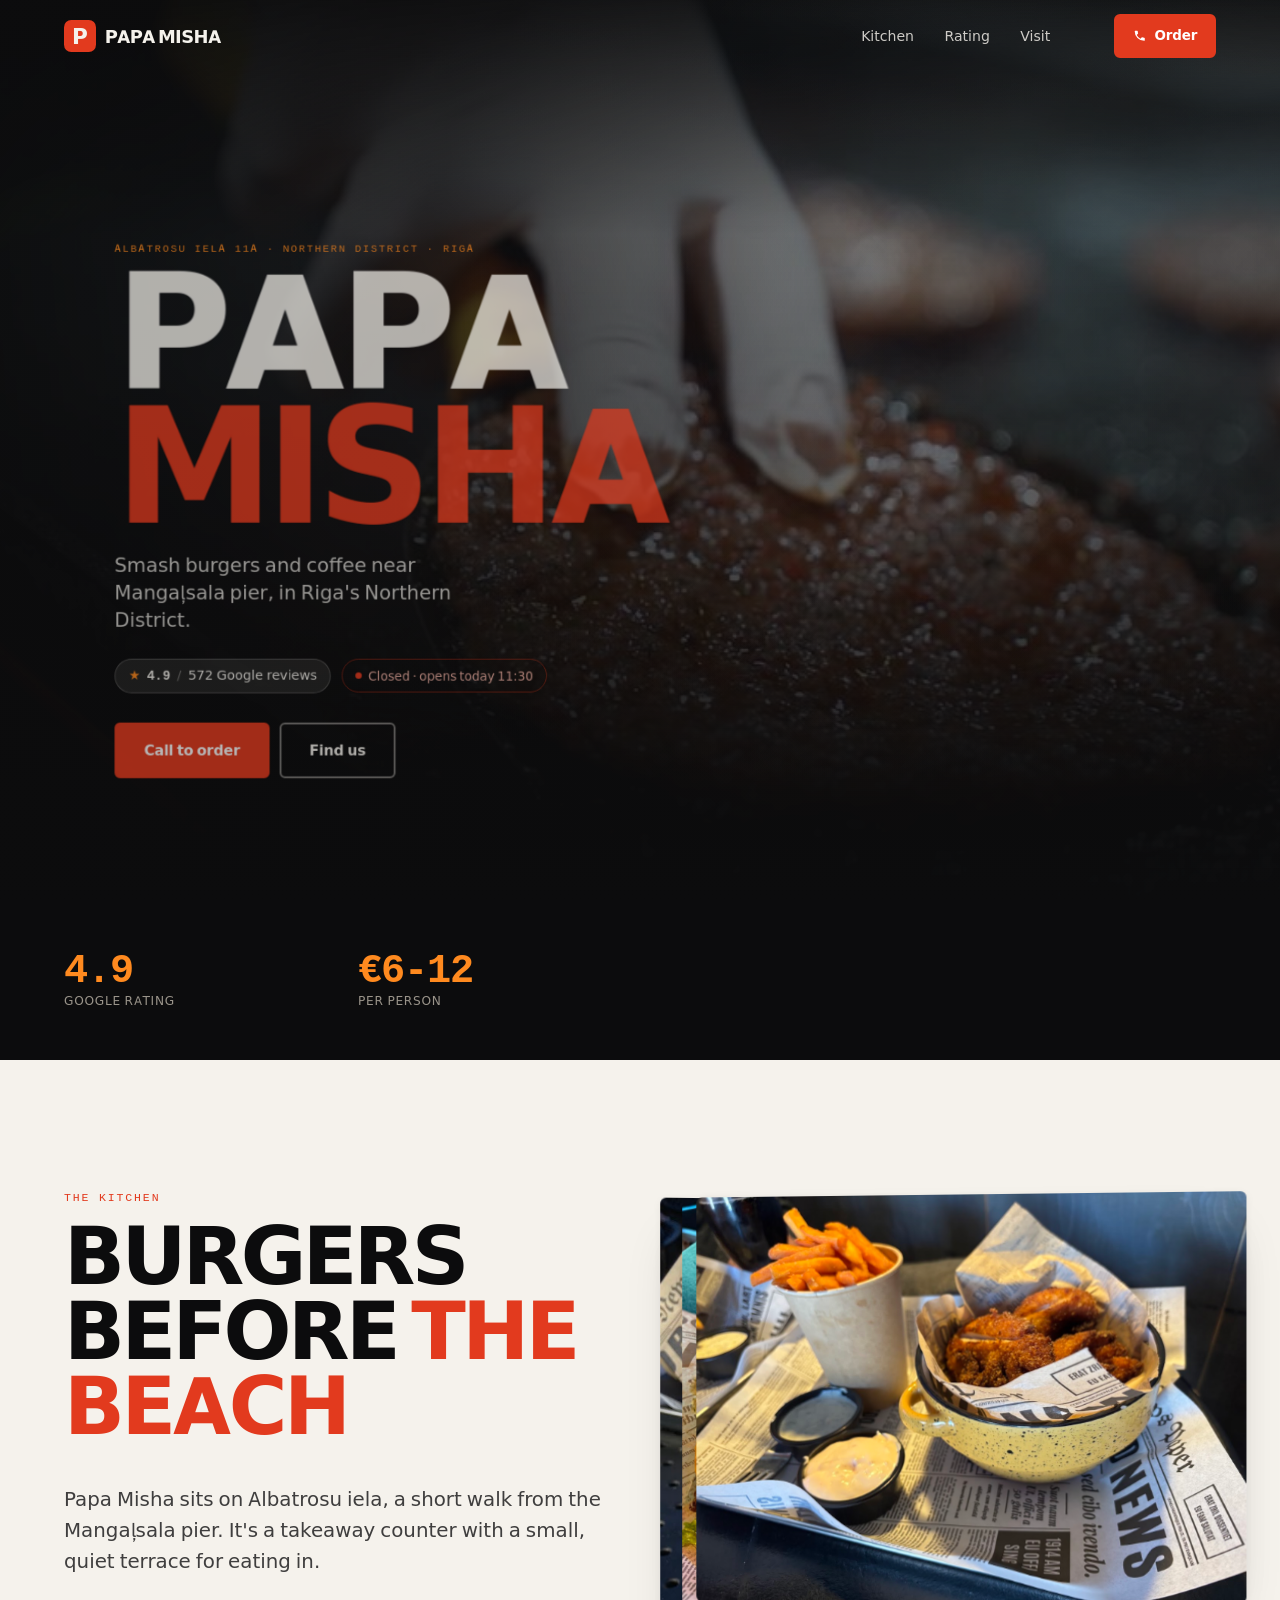
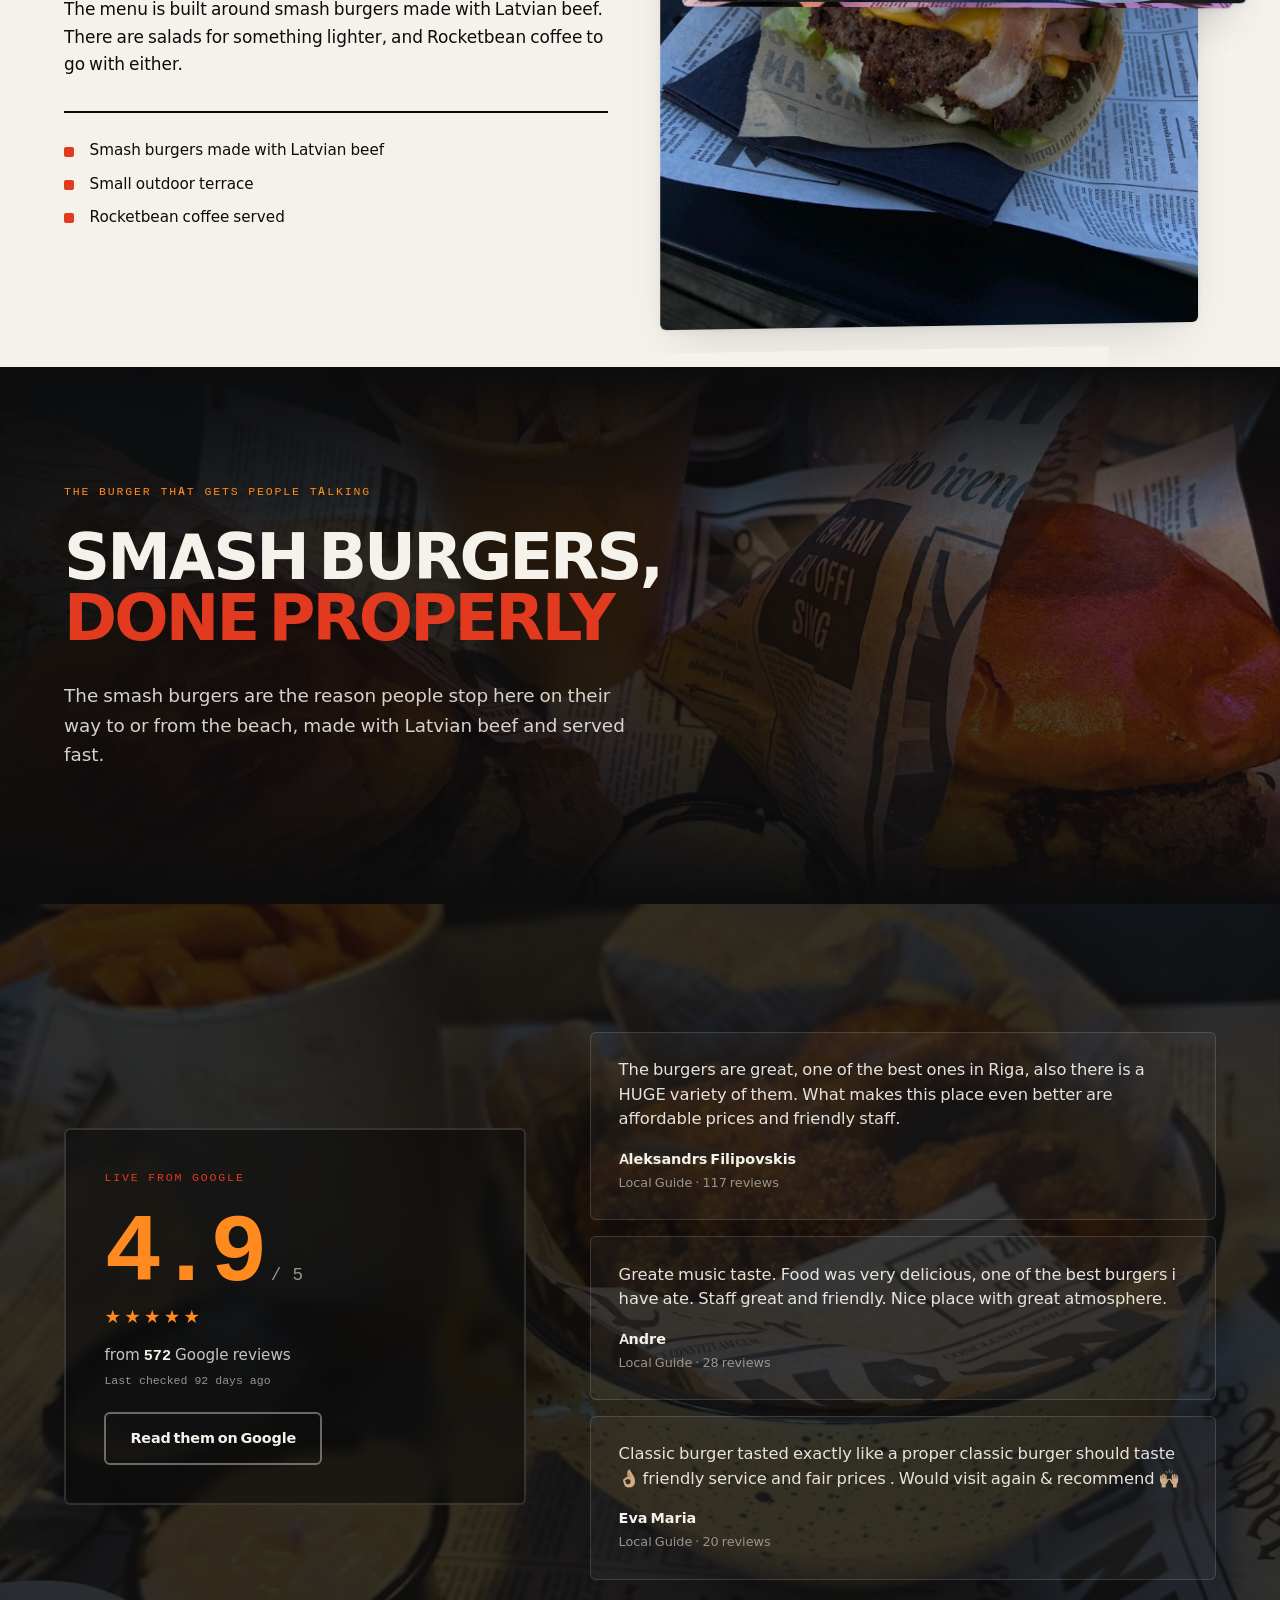
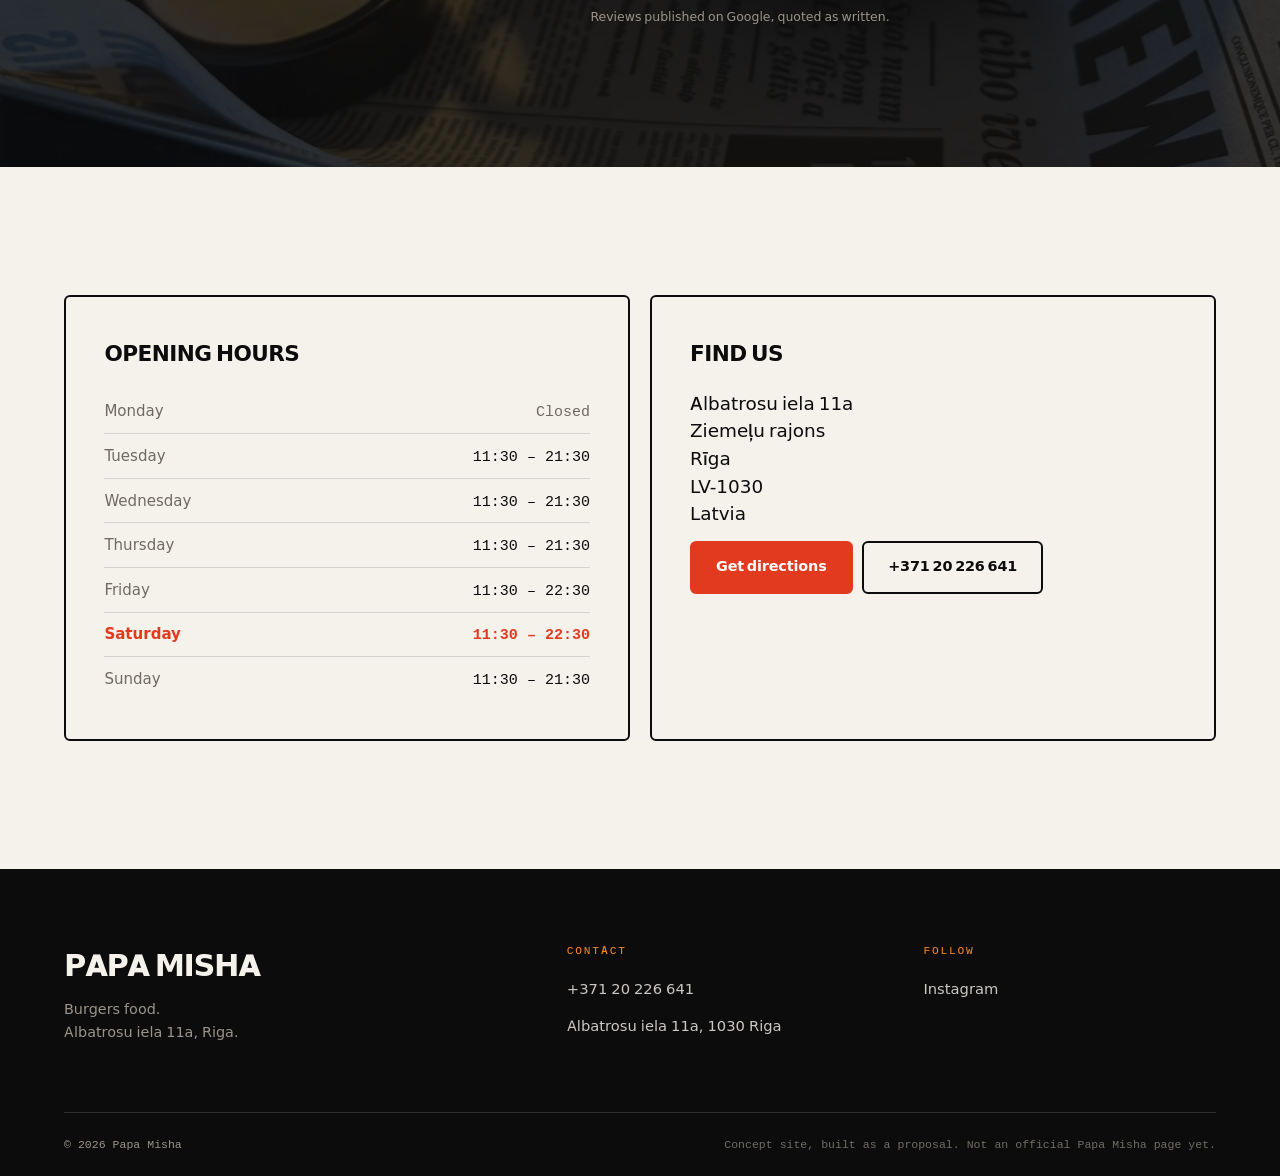
<file: papa-misha/index.html>
<!doctype html>
<html lang="en">
<head>
<meta charset="utf-8">
<meta name="viewport" content="width=device-width, initial-scale=1, viewport-fit=cover">

<title>Papa Misha</title>
<meta name="description" content="Papa Misha is a casual smash burger spot near Mangaļsala pier in Riga. Latvian beef, salads, Rocketbean coffee, and a quiet terrace.">
<link rel="canonical" href="/">

<!-- Concept build. Drop this line once the venue has seen it and asked for it to go live. -->
<meta name="robots" content="noindex, nofollow">


<meta property="og:type" content="restaurant">
<meta property="og:site_name" content="Papa Misha">
<meta property="og:title" content="Papa Misha">
<meta property="og:description" content="Smash burgers, salads and coffee near Mangaļsala pier. Small terrace, takeaway counter.">
<meta property="og:image" content="/assets/img/venue-0.jpg">
<meta property="og:image:width" content="1200">
<meta property="og:image:height" content="630">
<meta property="og:locale" content="en_GB">
<meta property="og:url" content="/">
<meta name="twitter:card" content="summary_large_image">
<meta name="twitter:title" content="Papa Misha">
<meta name="twitter:description" content="Smash burgers, salads and coffee near Mangaļsala pier. Small terrace, takeaway counter.">
<meta name="twitter:image" content="/assets/img/venue-0.jpg">
<meta name="theme-color" content="#F5F2EC">

<link rel="icon" href="assets/img/favicon.svg" type="image/svg+xml">
<link rel="apple-touch-icon" href="assets/img/venue-0.jpg">


<link rel="preload" href="assets/fonts/geist.woff2" as="font" type="font/woff2" crossorigin>

<link rel="preload" href="assets/fonts/geist-mono.woff2" as="font" type="font/woff2" crossorigin>


<link rel="preload" href="assets/img/hero-poster.jpg" as="image" fetchpriority="high">

<link rel="stylesheet" href="styles.css">

<script type="application/ld+json">
{
  "@context": "https://schema.org",
  "@type": "Restaurant",
  "name": "Papa Misha",
  "servesCuisine": ["Burgers"],
  "priceRange": "€6-12",
  "url": "/",
  "telephone": "+371 20 226 641",
  "image": "/assets/img/venue-0.jpg",
  "address": {
    "@type": "PostalAddress",
    "streetAddress": "Albatrosu iela 11a",
    "addressLocality": "Riga",
    "postalCode": "1030",
    "addressCountry": "LV"
  },
  "geo": { "@type": "GeoCoordinates", "latitude": 57.052222, "longitude": 24.0700477 },
  "hasMap": "https://www.google.com/maps/search/?api=1&query=Papa%20Misha&query_place_id=ChIJ3zgu_1jH7kYR60OyoLr-Gwc",
  "aggregateRating": { "@type": "AggregateRating", "ratingValue": "4.9", "reviewCount": "572" },
  "openingHoursSpecification": [
    { "@type": "OpeningHoursSpecification",
      "dayOfWeek": ["Tuesday","Wednesday","Thursday","Sunday"], "opens": "11:30", "closes": "21:30" },
    { "@type": "OpeningHoursSpecification",
      "dayOfWeek": ["Friday","Saturday"], "opens": "11:30", "closes": "22:30" }
    
  ],
  "acceptsReservations": "False"
}
</script>
</head>

<body data-theme="ember" data-mode="light" data-depth="full">
<a class="skip" href="#kitchen">Skip to the main content</a>

<!-- ══ NAV ══════════════════════════════════════════════════════════════ -->
<header class="nav" id="nav">
  <a class="nav__brand" href="#top" aria-label="Papa Misha, home">
    <svg class="mark" viewBox="0 0 40 40" aria-hidden="true" focusable="false">
      <rect width="40" height="40" rx="9" fill="currentColor"/>
      <text x="20" y="20" fill="var(--paper)" font-family="inherit"
            font-size="27" font-weight="700" text-anchor="middle"
            dominant-baseline="central">P</text>
    </svg>
    <span class="nav__word">Papa Misha</span>
  </a>
  <nav class="nav__links" aria-label="Primary">
    <a href="#kitchen">Kitchen</a><a href="#rating">Rating</a><a href="#visit">Visit</a>
  </nav>
  <a class="btn btn--sm btn--accent" href="tel:+37120226641">
    <svg viewBox="0 0 24 24" class="ico" aria-hidden="true"><path fill="currentColor" d="M6.6 10.8a15.1 15.1 0 0 0 6.6 6.6l2.2-2.2a1 1 0 0 1 1-.25 11.4 11.4 0 0 0 3.6.57 1 1 0 0 1 1 1V20a1 1 0 0 1-1 1A17 17 0 0 1 3 4a1 1 0 0 1 1-1h3.5a1 1 0 0 1 1 1 11.4 11.4 0 0 0 .57 3.6 1 1 0 0 1-.25 1z"/></svg>
    <span>Order</span>
  </a>
</header>

<!-- ══ HERO ═════════════════════════════════════════════════════════════ -->
<section class="hero" id="top">
  <div class="hero__media" data-px="0.20" data-depth-layer="-3">
    
    <video class="hero__video" autoplay muted loop playsinline preload="metadata"
           poster="assets/img/hero-poster.jpg" aria-hidden="true" tabindex="-1">
      <source media="(max-width:820px)" src="assets/video/hero-720.mp4" type="video/mp4">
      
      <source src="assets/video/hero-1080.mp4" type="video/mp4">
    </video>
    
  </div>
  <div class="hero__scrim" aria-hidden="true"></div>

  <div class="hero__inner" data-px="-0.14" data-depth-layer="2">
    <p class="eyebrow reveal">Albatrosu iela 11a · Northern District · Riga</p>
    <h1 class="hero__title reveal">
      <span class="hero__l1">Papa</span><span class="hero__l2">Misha</span>
    </h1>
    <p class="hero__tag reveal">Smash burgers and coffee near Mangaļsala pier, in Riga's Northern District.</p>

    <div class="hero__meta reveal">
      
      <a class="scorechip" href="#rating" id="heroScore" aria-label="Google rating">
        <span class="scorechip__star" aria-hidden="true">★</span>
        <b data-score-rating>4.9</b>
        <span class="scorechip__sep" aria-hidden="true">/</span>
        <span><span data-score-count>572</span> Google reviews</span>
      </a>
      
      <span id="openState" class="openpill" data-state="loading">Checking hours…</span>
    </div>

    <div class="hero__cta reveal">
      <a class="btn btn--accent btn--lg" href="tel:+37120226641">Call to order</a>
      <a class="btn btn--outline btn--lg" href="#visit">Find us</a>
    </div>
  </div>
</section>

<!-- ══ STATS ════════════════════════════════════════════════════════════ -->
<section class="stats">
  <div class="wrap stats__grid">
    
    <div class="stat reveal"><span class="stat__n" data-score-rating>4.9</span><span class="stat__l">Google rating</span></div>
    
    <div class="stat reveal"><span class="stat__n">€6-12</span><span class="stat__l">Per person</span></div>
    
  </div>
</section>

<!-- ══ STORY ════════════════════════════════════════════════════════════ -->
<section class="kitchen section" id="kitchen">
  <div class="wrap kitchen__grid">
    <div class="kitchen__copy">
      <p class="eyebrow reveal">The kitchen</p>
      <h2 class="h2 reveal">Burgers before <em>the beach</em></h2>
      <p class="lede reveal">Papa Misha sits on Albatrosu iela, a short walk from the Mangaļsala pier. It's a takeaway counter with a small, quiet terrace for eating in.</p>
      <p class="reveal">The menu is built around smash burgers made with Latvian beef. There are salads for something lighter, and Rocketbean coffee to go with either.</p>
      
      <ul class="ticks reveal">
        <li>Smash burgers made with Latvian beef</li><li>Small outdoor terrace</li><li>Rocketbean coffee served</li>
      </ul>
      
    </div>

    
    <div class="kitchen__stack">
      
      <figure class="kfig kfig--0" data-px="0.1" data-depth-layer="1">
        <img src="assets/img/venue-0.jpg" alt="Papa Misha" width="1400" height="788" loading="lazy" decoding="async">
      </figure>
      
      <figure class="kfig kfig--1" data-px="-0.13" data-depth-layer="-1">
        <img src="assets/img/venue-1.jpg" alt="Papa Misha" width="1400" height="788" loading="lazy" decoding="async">
      </figure>
      
      <figure class="kfig kfig--2" data-px="0.18" data-depth-layer="2">
        <img src="assets/img/venue-2.jpg" alt="Papa Misha" width="1400" height="788" loading="lazy" decoding="async">
      </figure>
      
    </div>
    
  </div>
</section>

<!-- ══ BAND ═════════════════════════════════════════════════════════════ -->

<section class="band" aria-label="Papa Misha">
  <div class="band__media" data-px="0.16" data-depth-layer="-2" style="background-image:url('assets/img/venue-0.jpg')" aria-hidden="true"></div>
  <div class="band__scrim" aria-hidden="true"></div>
  <div class="wrap band__inner">
    <p class="eyebrow reveal">The burger that gets people talking</p>
    <h2 class="band__h reveal">Smash burgers,<br><em>done properly</em></h2>
    <p class="band__p reveal">The smash burgers are the reason people stop here on their way to or from the beach, made with Latvian beef and served fast.</p>
  </div>
</section>


<!-- ══ MENU ═════════════════════════════════════════════════════════════ -->


<!-- ══ RATING ═══════════════════════════════════════════════════════════ -->

<section class="rating section" id="rating">
  <div class="rating__bg" data-px="0.12" data-depth-layer="-2" aria-hidden="true"
    style="background-image:url('assets/img/venue-2.jpg')"></div>
  <div class="wrap rating__grid">
    <div class="rating__panel reveal">
      <p class="eyebrow">Live from Google</p>
      <div class="bigscore">
        <span class="bigscore__n" data-score-rating>4.9</span>
        <span class="bigscore__of">/ 5</span>
      </div>
      <div class="bigscore__stars" id="starRow" role="img" aria-label="Rated 4.9 out of 5">★★★★★</div>
      <p class="bigscore__count">from <b><span data-score-count>572</span></b> Google reviews</p>
      <p class="bigscore__stamp" id="scoreStamp">Checked daily</p>
      <a class="btn btn--outline" href="https://www.google.com/maps/search/?api=1&query=Papa%20Misha&query_place_id=ChIJ3zgu_1jH7kYR60OyoLr-Gwc" target="_blank" rel="noopener">Read them on Google</a>
    </div>

    
    <div class="rating__quotes">
      
      <figure class="quote reveal">
        <blockquote><p>The burgers are great, one of the best ones in Riga, also there is a HUGE variety of them. What makes this place even better are affordable prices and friendly staff.</p></blockquote>
        <figcaption><b>Aleksandrs Filipovskis</b><span>Local Guide · 117 reviews</span></figcaption>
      </figure>
      
      <figure class="quote reveal">
        <blockquote><p>Greate music taste. Food was very delicious, one of the best burgers i have ate. Staff great and friendly. Nice place with great atmosphere.</p></blockquote>
        <figcaption><b>Andre</b><span>Local Guide · 28 reviews</span></figcaption>
      </figure>
      
      <figure class="quote reveal">
        <blockquote><p>Classic burger tasted exactly like a proper classic burger should taste 👌🏼 friendly service and fair prices . Would visit again & recommend 🙌🏼</p></blockquote>
        <figcaption><b>Eva Maria</b><span>Local Guide · 20 reviews</span></figcaption>
      </figure>
      
      <p class="footnote reveal">Reviews published on Google, quoted as written.</p>
    </div>
    
  </div>
</section>


<!-- ══ VISIT ════════════════════════════════════════════════════════════ -->
<section class="visit section" id="visit">
  <div class="wrap visit__grid">
    <div class="card reveal">
      <h2 class="h3">Opening hours</h2>
      <table class="hours" id="hours">
        <tbody>
          
          <tr data-day="1"><th scope="row">Monday</th><td class="shut">Closed</td></tr>
          
          <tr data-day="2"><th scope="row">Tuesday</th><td>11:30 – 21:30</td></tr>
          
          <tr data-day="3"><th scope="row">Wednesday</th><td>11:30 – 21:30</td></tr>
          
          <tr data-day="4"><th scope="row">Thursday</th><td>11:30 – 21:30</td></tr>
          
          <tr data-day="5"><th scope="row">Friday</th><td>11:30 – 22:30</td></tr>
          
          <tr data-day="6"><th scope="row">Saturday</th><td>11:30 – 22:30</td></tr>
          
          <tr data-day="0"><th scope="row">Sunday</th><td>11:30 – 21:30</td></tr>
          
        </tbody>
      </table>
      
    </div>

    <div class="card reveal">
      <h2 class="h3">Find us</h2>
      <address>
        Albatrosu iela 11a<br>Ziemeļu rajons<br>Rīga<br>LV-1030<br>Latvia<br>
      </address>
      
      <div class="card__actions">
        <a class="btn btn--accent" href="https://www.google.com/maps/dir/?api=1&destination=Albatrosu%20iela%2011a%2C%20Zieme%C4%BCu%20rajons%2C%20R%C4%ABga%2C%20LV-1030%2C%20Latvia" target="_blank" rel="noopener">Get directions</a>
        <a class="btn btn--outline" href="tel:+37120226641">+371 20 226 641</a>
      </div>
      
    </div>
  </div>
</section>

<!-- ══ FOOTER ═══════════════════════════════════════════════════════════ -->
<footer class="foot">
  <div class="wrap foot__grid">
    <div class="foot__brand">
      <p class="foot__word">Papa Misha</p>
      <p class="foot__line">Burgers food.<br>Albatrosu iela 11a, Riga.</p>
    </div>
    <div class="foot__col">
      <h3>Contact</h3>
      <p><a href="tel:+37120226641">+371 20 226 641</a></p>
      <p><a href="https://www.google.com/maps/dir/?api=1&destination=Albatrosu%20iela%2011a%2C%20Zieme%C4%BCu%20rajons%2C%20R%C4%ABga%2C%20LV-1030%2C%20Latvia" target="_blank" rel="noopener">Albatrosu iela 11a, 1030 Riga</a></p>
    </div>
    
    
    <div class="foot__col">
      <h3>Follow</h3>
      
      <p><a href="https://www.instagram.com/papamishaburgers/" target="_blank" rel="noopener">Instagram</a></p>
      
    </div>
    
  </div>
  <div class="wrap foot__base">
    <p>© <span id="yr">2026</span> Papa Misha</p>
    <p class="foot__demo">Concept site, built as a proposal. Not an official Papa Misha page yet.</p>
  </div>
</footer>

<script id="venue-runtime" type="application/json">{"timezone":"Europe/Tallinn","hours":{"0":[690,1290],"1":null,"2":[690,1290],"3":[690,1290],"4":[690,1290],"5":[690,1350],"6":[690,1350]},"ratingSource":"Google"}</script>

<script src="vendor/gsap.min.js" defer></script>
<script src="vendor/ScrollTrigger.min.js" defer></script>
<script src="vendor/lenis.min.js" defer></script>

<script src="main.js" defer></script>
</body>
</html>
</file>
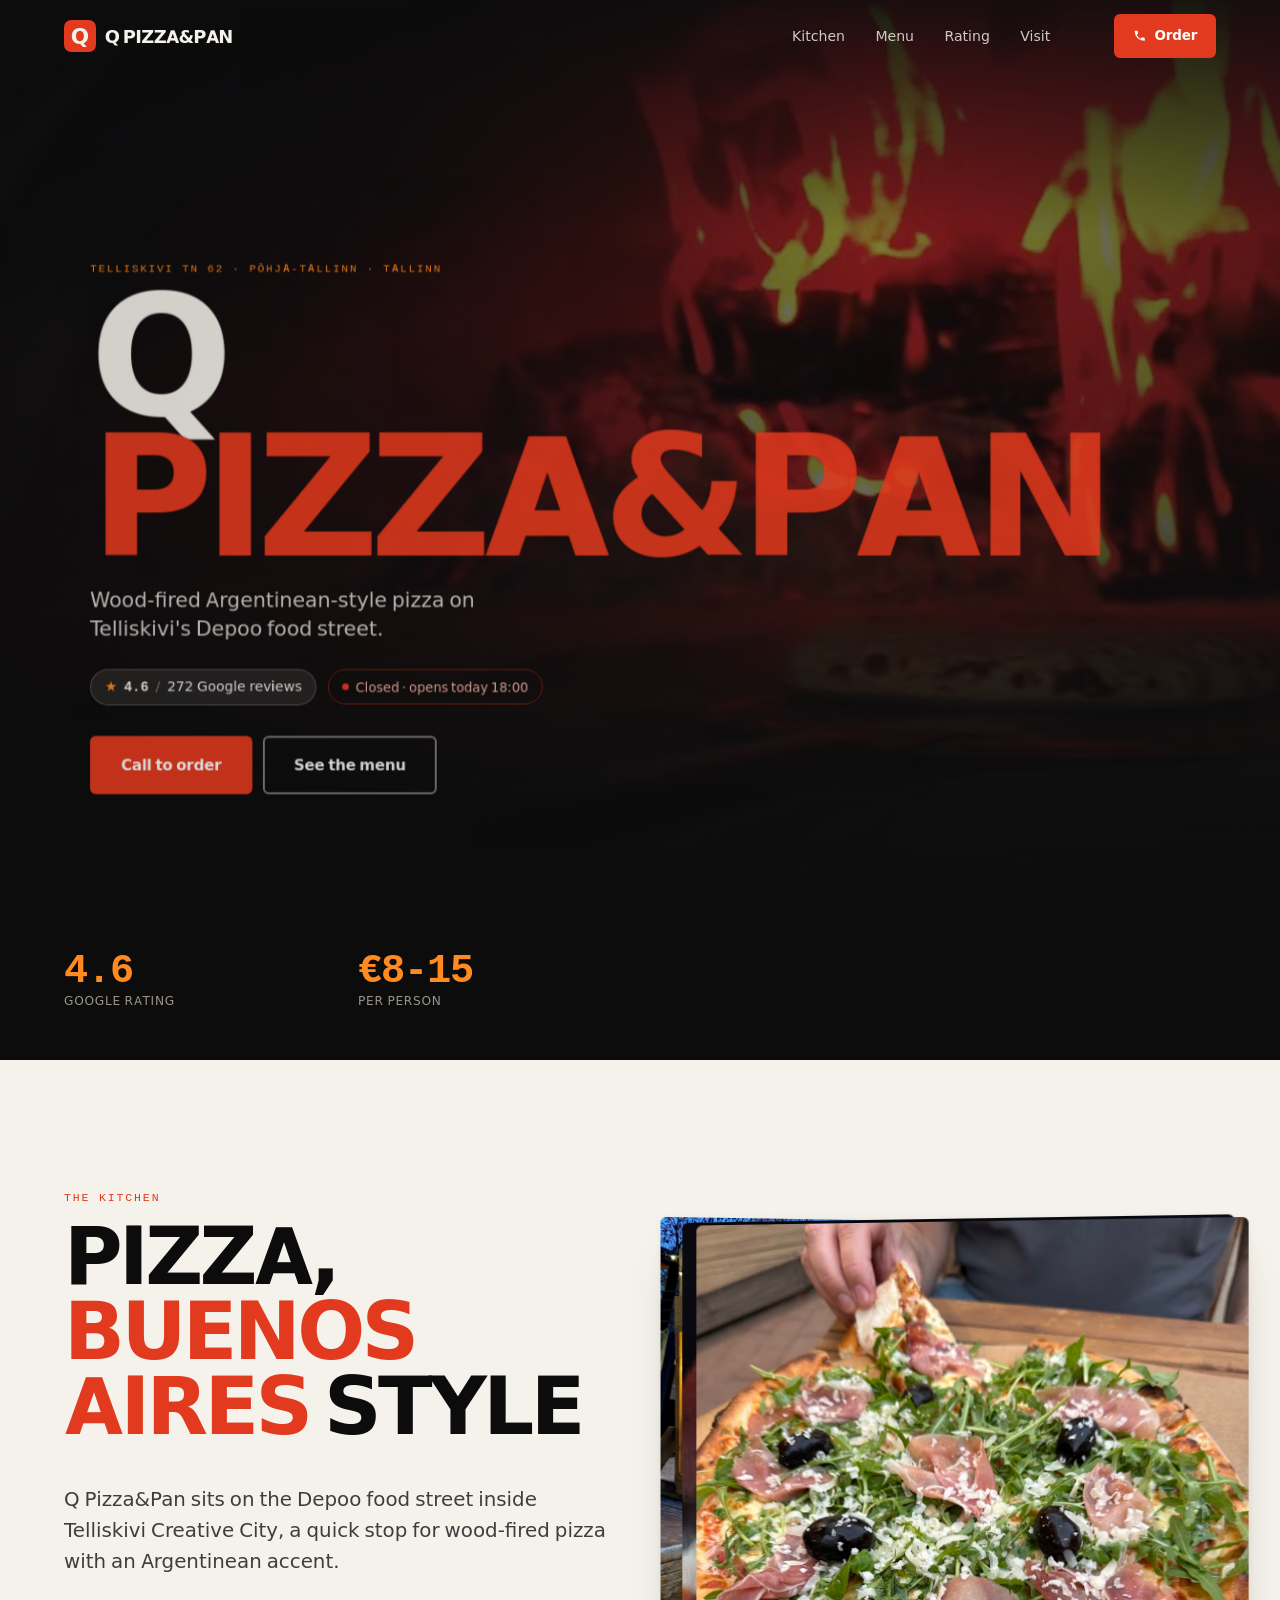
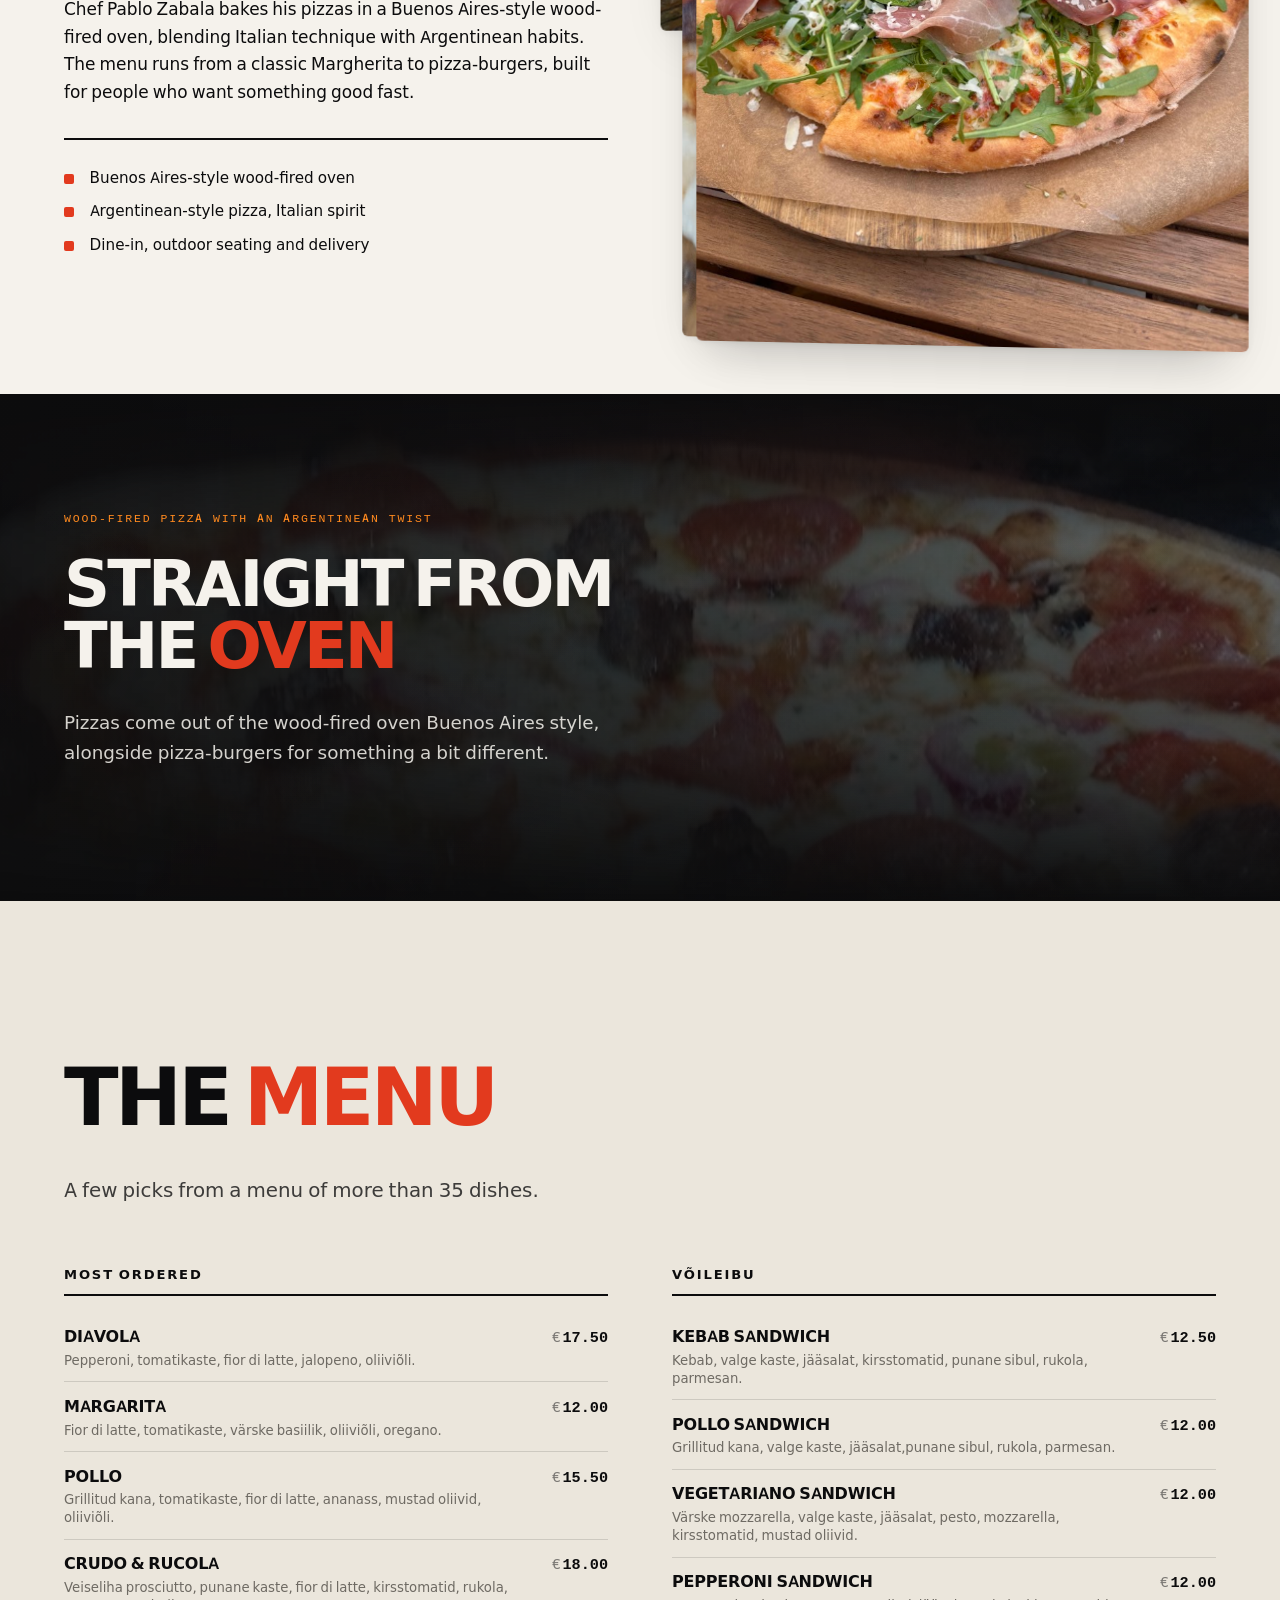
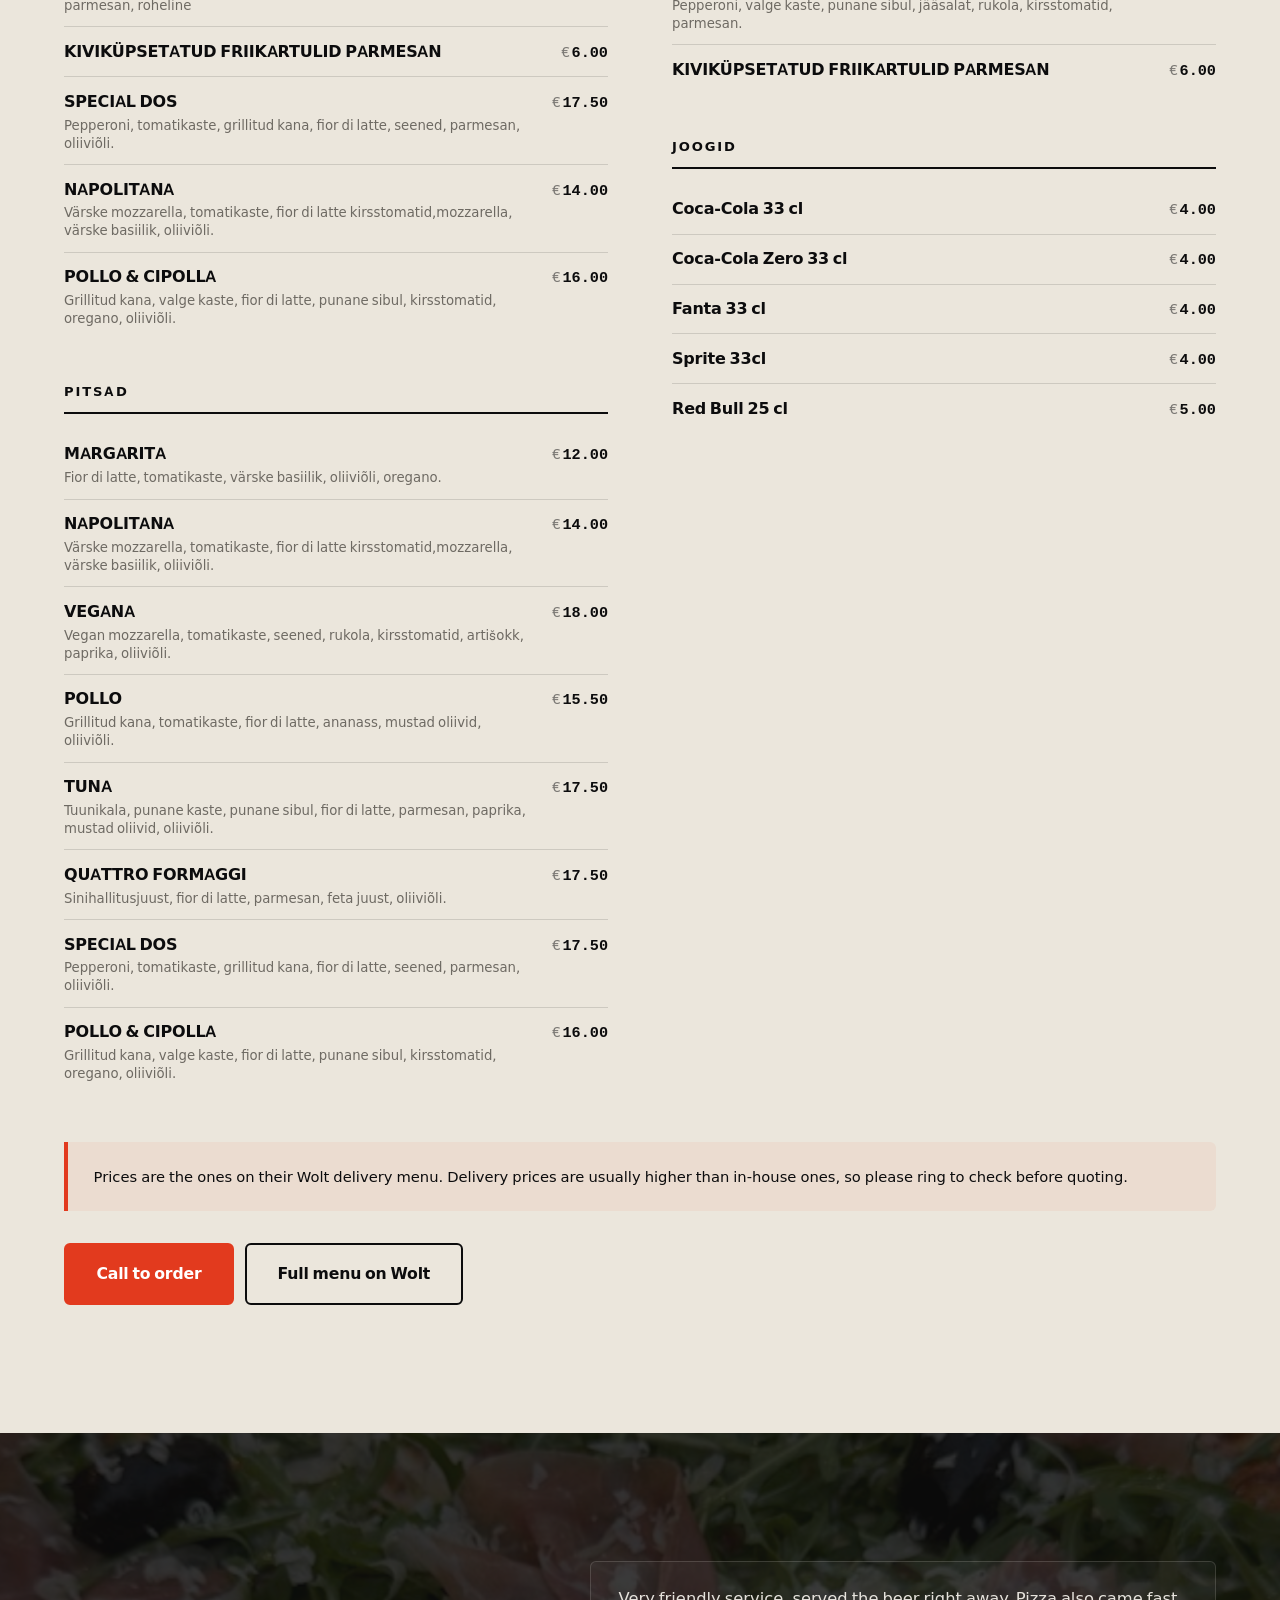
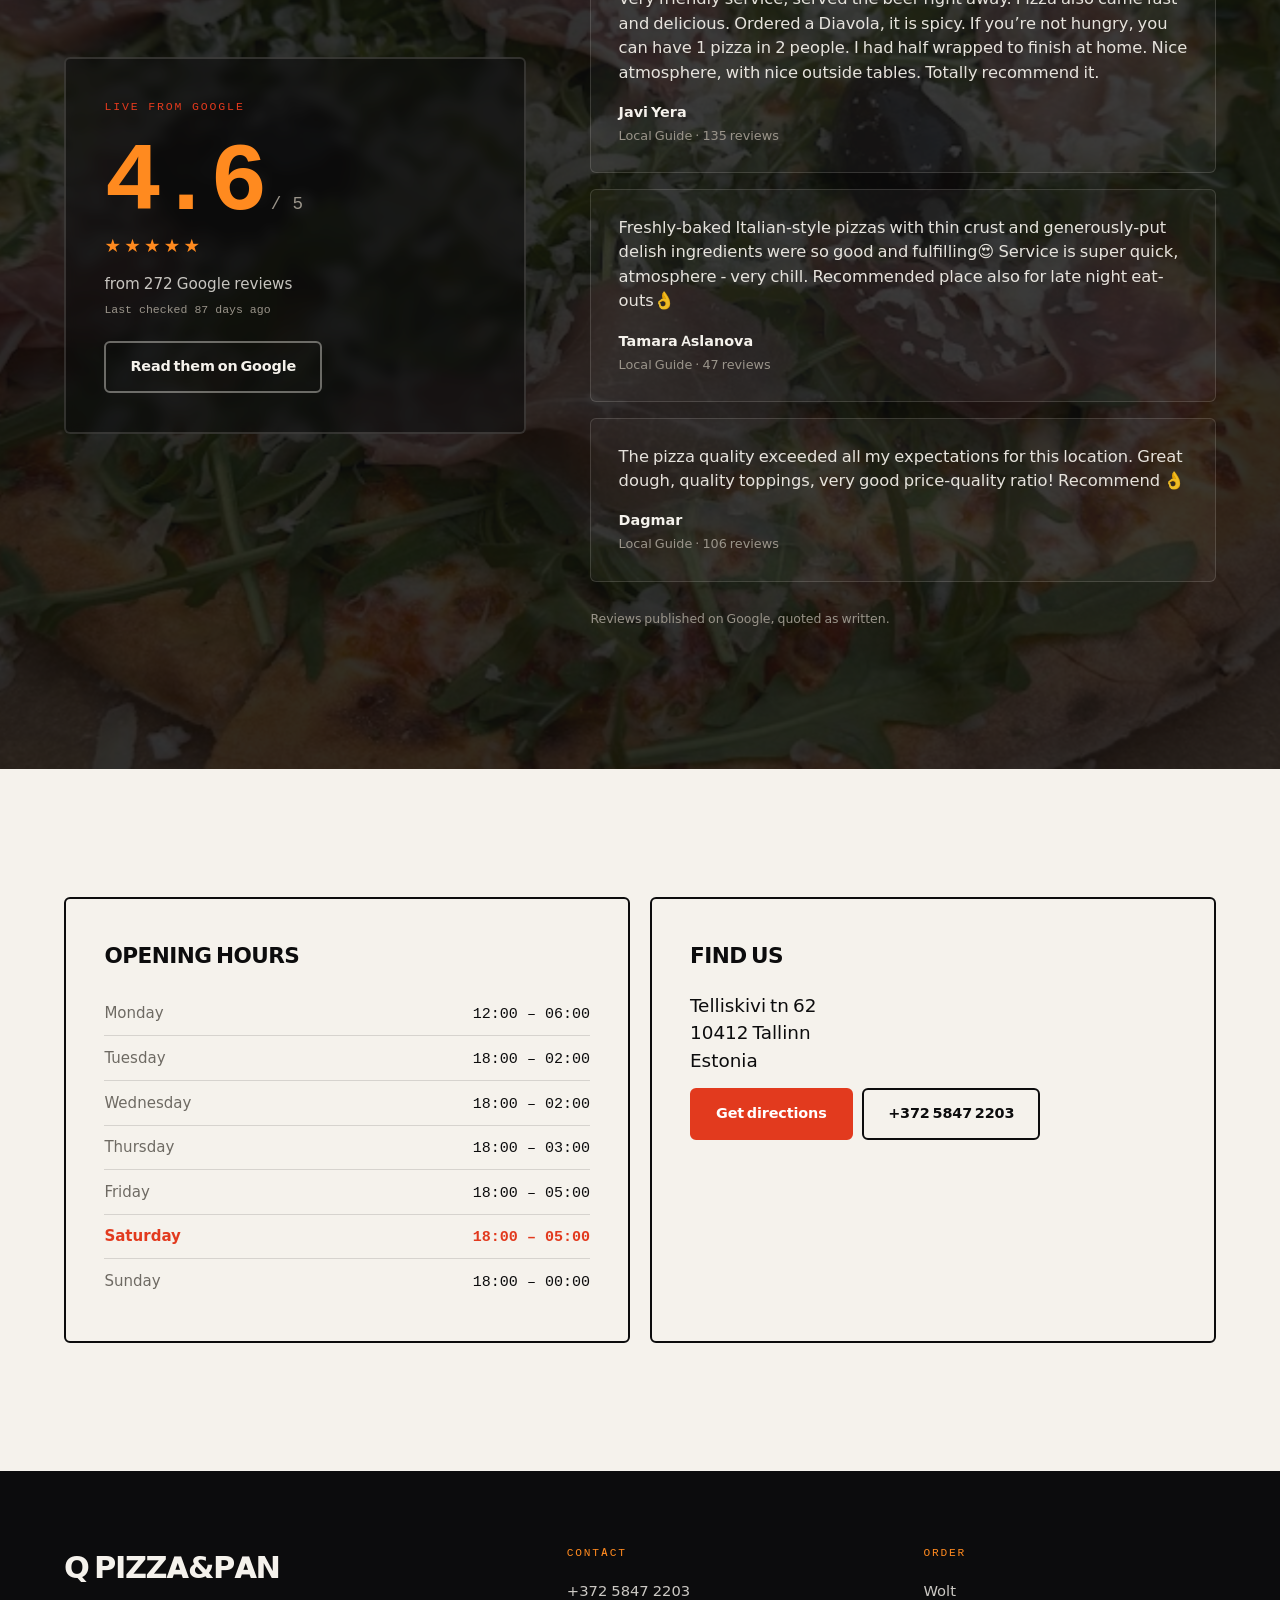
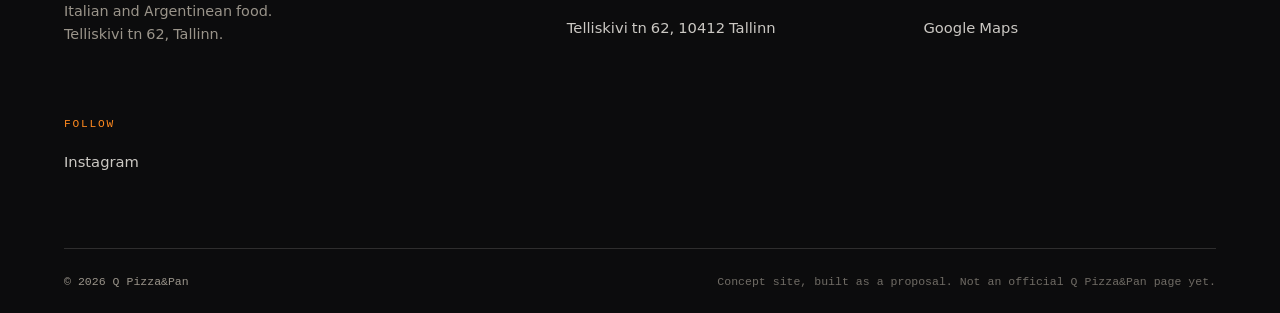
<file: q-pizza-pan/index.html>
<!doctype html>
<html lang="en">
<head>
<meta charset="utf-8">
<meta name="viewport" content="width=device-width, initial-scale=1, viewport-fit=cover">

<title>Q Pizza&Pan</title>
<meta name="description" content="Q Pizza&amp;Pan serves Argentinean-style wood-fired pizza in Tallinn&#39;s Telliskivi Creative City. Dine in, sit outside, or order for delivery.">
<link rel="canonical" href="/">

<!-- Concept build. Drop this line once the venue has seen it and asked for it to go live. -->
<meta name="robots" content="noindex, nofollow">


<meta property="og:type" content="restaurant">
<meta property="og:site_name" content="Q Pizza&amp;Pan">
<meta property="og:title" content="Q Pizza&amp;Pan">
<meta property="og:description" content="Argentinean-style wood-fired pizza on Telliskivi&#39;s Depoo food street, Tallinn.">
<meta property="og:image" content="/assets/img/venue-0.jpg">
<meta property="og:image:width" content="1200">
<meta property="og:image:height" content="630">
<meta property="og:locale" content="en_GB">

<meta property="og:url" content="/">
<meta name="twitter:card" content="summary_large_image">
<meta name="twitter:title" content="Q Pizza&amp;Pan">
<meta name="twitter:description" content="Argentinean-style wood-fired pizza on Telliskivi&#39;s Depoo food street, Tallinn.">
<meta name="twitter:image" content="/assets/img/venue-0.jpg">
<meta name="theme-color" content="#F5F2EC">

<link rel="icon" href="assets/img/favicon.svg" type="image/svg+xml">
<link rel="apple-touch-icon" href="assets/img/venue-0.jpg">


<link rel="preload" href="assets/fonts/geist.woff2" as="font" type="font/woff2" crossorigin>

<link rel="preload" href="assets/fonts/geist-mono.woff2" as="font" type="font/woff2" crossorigin>


<link rel="preload" href="assets/img/hero-poster.jpg" as="image" fetchpriority="high">

<link rel="stylesheet" href="styles.css">

<script type="application/ld+json">
{
  "@context": "https://schema.org",
  "@type": "Restaurant",
  "name": "Q Pizza&Pan",
  "servesCuisine": ["Italian", "Argentinean"],
  "priceRange": "€8-15",
  "url": "/",
  "telephone": "+372 5847 2203",
  "image": "/assets/img/venue-0.jpg",
  "address": {
    "@type": "PostalAddress",
    "streetAddress": "Telliskivi tn 62",
    "addressLocality": "Tallinn",
    "postalCode": "10412",
    "addressCountry": "EE"
  },
  "geo": { "@type": "GeoCoordinates", "latitude": 59.4405383, "longitude": 24.7306817 },
  "hasMap": "https://www.google.com/maps/search/?api=1&query=Q%20Pizza%26Pan&query_place_id=ChIJe_YwWhKTkkYRReJfuowjmnM",
  "aggregateRating": { "@type": "AggregateRating", "ratingValue": "4.6", "reviewCount": "272" },
  "openingHoursSpecification": [
    { "@type": "OpeningHoursSpecification",
      "dayOfWeek": ["Monday"], "opens": "12:00", "closes": "06:00" },
    { "@type": "OpeningHoursSpecification",
      "dayOfWeek": ["Tuesday","Wednesday"], "opens": "18:00", "closes": "02:00" },
    { "@type": "OpeningHoursSpecification",
      "dayOfWeek": ["Thursday"], "opens": "18:00", "closes": "03:00" },
    { "@type": "OpeningHoursSpecification",
      "dayOfWeek": ["Friday","Saturday"], "opens": "18:00", "closes": "05:00" },
    { "@type": "OpeningHoursSpecification",
      "dayOfWeek": ["Sunday"], "opens": "18:00", "closes": "00:00" }
    
  ],
  "acceptsReservations": "False"
}
</script>
</head>

<body data-theme="ember" data-mode="light" data-depth="full">
<a class="skip" href="#menu" data-i18n="ui.skip">Skip to the main content</a>

<!-- ══ NAV ══════════════════════════════════════════════════════════════ -->
<header class="nav" id="nav">
  <a class="nav__brand" href="#top" aria-label="Q Pizza&amp;Pan, home" data-i18n-attr="aria-label:ui.navHome">
    <svg class="mark" viewBox="0 0 40 40" aria-hidden="true" focusable="false">
      <rect width="40" height="40" rx="9" fill="currentColor"/>
      <text x="20" y="20" fill="var(--paper)" font-family="inherit"
            font-size="27" font-weight="700" text-anchor="middle"
            dominant-baseline="central">Q</text>
    </svg>
    <span class="nav__word">Q Pizza&Pan</span>
  </a>
  <nav class="nav__links" aria-label="Primary" data-i18n-attr="aria-label:ui.navPrimary">
    <a href="#kitchen" data-i18n="nav.0.label">Kitchen</a><a href="#menu" data-i18n="nav.1.label">Menu</a><a href="#rating" data-i18n="nav.2.label">Rating</a><a href="#visit" data-i18n="nav.3.label">Visit</a>
  </nav>
  
  <a class="btn btn--sm btn--accent" href="tel:+37258472203">
    <svg viewBox="0 0 24 24" class="ico" aria-hidden="true"><path fill="currentColor" d="M6.6 10.8a15.1 15.1 0 0 0 6.6 6.6l2.2-2.2a1 1 0 0 1 1-.25 11.4 11.4 0 0 0 3.6.57 1 1 0 0 1 1 1V20a1 1 0 0 1-1 1A17 17 0 0 1 3 4a1 1 0 0 1 1-1h3.5a1 1 0 0 1 1 1 11.4 11.4 0 0 0 .57 3.6 1 1 0 0 1-.25 1z"/></svg>
    <span data-i18n="ui.order">Order</span>
  </a>
</header>

<!-- ══ HERO ═════════════════════════════════════════════════════════════ -->
<section class="hero" id="top">
  <div class="hero__media" data-px="0.20" data-depth-layer="-3">
    
    <video class="hero__video" autoplay muted loop playsinline preload="metadata"
           poster="assets/img/hero-poster.jpg" aria-hidden="true" tabindex="-1">
      <source media="(max-width:820px)" src="assets/video/hero-720.mp4" type="video/mp4">
      
      <source src="assets/video/hero-1080.mp4" type="video/mp4">
    </video>
    
  </div>
  <div class="hero__scrim" aria-hidden="true"></div>

  <div class="hero__inner" data-px="-0.14" data-depth-layer="2">
    <p class="eyebrow reveal">Telliskivi tn 62 · Põhja-Tallinn · Tallinn</p>
    <h1 class="hero__title reveal">
      <span class="hero__l1">Q</span><span class="hero__l2">Pizza&Pan</span>
    </h1>
    <p class="hero__tag reveal" data-i18n="venue.tagline">Wood-fired Argentinean-style pizza on Telliskivi's Depoo food street.</p>

    <div class="hero__meta reveal">
      
      <a class="scorechip" href="#rating" id="heroScore" aria-label="Google rating" data-i18n-attr="aria-label:ui.ratingAria">
        <span class="scorechip__star" aria-hidden="true">★</span>
        <b data-score-rating>4.6</b>
        <span class="scorechip__sep" aria-hidden="true">/</span>
        <span data-i18n="ui.scoreReviews">272 Google reviews</span>
      </a>
      
      <!-- No data-i18n hook: paintHours() owns this text and writes it in the
           active language. Giving it one meant paintI18n reset it to the
           "Checking hours…" placeholder every time the live rating landed, so
           the pill sat there loading forever with data-state="open". -->
      <span id="openState" class="openpill" data-state="loading">Checking hours…</span>
    </div>

    <div class="hero__cta reveal">
      <a class="btn btn--accent btn--lg" href="tel:+37258472203" data-i18n="contact.ctaLabel">Call to order</a>
      <a class="btn btn--outline btn--lg" href="#menu" data-i18n="ui.seeMenu">See the menu</a>
      
    </div>
  </div>
</section>

<!-- ══ STATS ════════════════════════════════════════════════════════════ -->
<section class="stats">
  <div class="wrap stats__grid">
    
    <div class="stat reveal"><span class="stat__n" data-score-rating>4.6</span><span class="stat__l" data-i18n="stats.0.label">Google rating</span></div>
    
    <div class="stat reveal"><span class="stat__n">€8-15</span><span class="stat__l" data-i18n="stats.1.label">Per person</span></div>
    
  </div>
</section>

<!-- ══ STORY ════════════════════════════════════════════════════════════ -->
<section class="kitchen section" id="kitchen">
  <div class="wrap kitchen__grid">
    <div class="kitchen__copy">
      <p class="eyebrow reveal" data-i18n="story.eyebrow">The kitchen</p>
      <h2 class="h2 reveal" data-i18n="story.heading">Pizza, <em>Buenos Aires</em> style</h2>
      <p class="lede reveal" data-i18n="story.lede">Q Pizza&Pan sits on the Depoo food street inside Telliskivi Creative City, a quick stop for wood-fired pizza with an Argentinean accent.</p>
      <p class="reveal" data-i18n="story.body">Chef Pablo Zabala bakes his pizzas in a Buenos Aires-style wood-fired oven, blending Italian technique with Argentinean habits. The menu runs from a classic Margherita to pizza-burgers, built for people who want something good fast.</p>
      
      <ul class="ticks reveal">
        <li data-i18n="story.highlights.0">Buenos Aires-style wood-fired oven</li><li data-i18n="story.highlights.1">Argentinean-style pizza, Italian spirit</li><li data-i18n="story.highlights.2">Dine-in, outdoor seating and delivery</li>
      </ul>
      
    </div>

    
    <div class="kitchen__stack">
      
      <figure class="kfig kfig--0" data-px="0.1" data-depth-layer="1">
        <img src="assets/img/venue-0.jpg" alt="Q Pizza&amp;Pan" width="1400" height="788" loading="lazy" decoding="async" data-i18n-attr="alt:media.gallery.0.alt">
      </figure>
      
      <figure class="kfig kfig--1" data-px="-0.13" data-depth-layer="-1">
        <img src="assets/img/venue-1.jpg" alt="Q Pizza&amp;Pan" width="1400" height="788" loading="lazy" decoding="async" data-i18n-attr="alt:media.gallery.1.alt">
      </figure>
      
      <figure class="kfig kfig--2" data-px="0.18" data-depth-layer="2">
        <img src="assets/img/venue-2.jpg" alt="Q Pizza&amp;Pan" width="1400" height="788" loading="lazy" decoding="async" data-i18n-attr="alt:media.gallery.2.alt">
      </figure>
      
    </div>
    
  </div>
</section>

<!-- ══ BAND ═════════════════════════════════════════════════════════════ -->

<section class="band" aria-label="Q Pizza&amp;Pan" data-i18n-attr="aria-label:band.label">
  <div class="band__media" data-px="0.16" data-depth-layer="-2" style="background-image:url('assets/img/venue-0.jpg')" aria-hidden="true"></div>
  <div class="band__scrim" aria-hidden="true"></div>
  <div class="wrap band__inner">
    <p class="eyebrow reveal" data-i18n="band.eyebrow">Wood-fired pizza with an Argentinean twist</p>
    <h2 class="band__h reveal" data-i18n="band.heading">Straight from the <em>oven</em></h2>
    <p class="band__p reveal" data-i18n="band.body">Pizzas come out of the wood-fired oven Buenos Aires style, alongside pizza-burgers for something a bit different.</p>
  </div>
</section>


<!-- ══ MENU ═════════════════════════════════════════════════════════════ -->

<section class="menu section" id="menu">
  <div class="wrap">
    <header class="section__head">
      <p class="eyebrow reveal" data-i18n="menu.eyebrow">The menu</p>
      <h2 class="h2 reveal" data-i18n="menu.heading">The <em>Menu</em></h2>
      <p class="lede reveal" data-i18n="menu.lede">A few picks from a menu of more than 35 dishes.</p>
    </header>

    <div class="menu__cols">
      
      <article class="course reveal">
        
        <h3 class="course__name"><span data-i18n="menu.courses.0.name">Most ordered</span></h3>
        <ul class="dishes">
          
          <li class="dish"><span class="d"><b>DIAVOLA</b><i data-i18n="menu.courses.0.items.0.desc">Pepperoni, tomatikaste, fior di latte, jalopeno, oliiviõli.</i></span><span class="p">17.50</span></li>
          
          <li class="dish"><span class="d"><b>MARGARITA</b><i data-i18n="menu.courses.0.items.1.desc">Fior di latte, tomatikaste, värske basiilik, oliiviõli, oregano.</i></span><span class="p">12.00</span></li>
          
          <li class="dish"><span class="d"><b>POLLO</b><i data-i18n="menu.courses.0.items.2.desc">Grillitud kana, tomatikaste, fior di latte, ananass, mustad oliivid, oliiviõli.</i></span><span class="p">15.50</span></li>
          
          <li class="dish"><span class="d"><b>CRUDO & RUCOLA</b><i data-i18n="menu.courses.0.items.3.desc">Veiseliha prosciutto, punane kaste, fior di latte, kirsstomatid, rukola, parmesan, roheline</i></span><span class="p">18.00</span></li>
          
          <li class="dish"><span class="d"><b>KIVIKÜPSETATUD FRIIKARTULID PARMESAN</b></span><span class="p">6.00</span></li>
          
          <li class="dish"><span class="d"><b>SPECIAL DOS</b><i data-i18n="menu.courses.0.items.5.desc">Pepperoni, tomatikaste, grillitud kana, fior di latte, seened, parmesan, oliiviõli.</i></span><span class="p">17.50</span></li>
          
          <li class="dish"><span class="d"><b>NAPOLITANA</b><i data-i18n="menu.courses.0.items.6.desc">Värske mozzarella, tomatikaste, fior di latte kirsstomatid,mozzarella, värske basiilik, oliiviõli.</i></span><span class="p">14.00</span></li>
          
          <li class="dish"><span class="d"><b>POLLO & CIPOLLA</b><i data-i18n="menu.courses.0.items.7.desc">Grillitud kana, valge kaste, fior di latte, punane sibul, kirsstomatid, oregano, oliiviõli.</i></span><span class="p">16.00</span></li>
          
        </ul>
        
        <h3 class="course__name"><span data-i18n="menu.courses.1.name">PITSAD</span></h3>
        <ul class="dishes">
          
          <li class="dish"><span class="d"><b>MARGARITA</b><i data-i18n="menu.courses.1.items.0.desc">Fior di latte, tomatikaste, värske basiilik, oliiviõli, oregano.</i></span><span class="p">12.00</span></li>
          
          <li class="dish"><span class="d"><b>NAPOLITANA</b><i data-i18n="menu.courses.1.items.1.desc">Värske mozzarella, tomatikaste, fior di latte kirsstomatid,mozzarella, värske basiilik, oliiviõli.</i></span><span class="p">14.00</span></li>
          
          <li class="dish"><span class="d"><b>VEGANA</b><i data-i18n="menu.courses.1.items.2.desc">Vegan mozzarella, tomatikaste, seened, rukola, kirsstomatid, artišokk, paprika, oliiviõli.</i></span><span class="p">18.00</span></li>
          
          <li class="dish"><span class="d"><b>POLLO</b><i data-i18n="menu.courses.1.items.3.desc">Grillitud kana, tomatikaste, fior di latte, ananass, mustad oliivid, oliiviõli.</i></span><span class="p">15.50</span></li>
          
          <li class="dish"><span class="d"><b>TUNA</b><i data-i18n="menu.courses.1.items.4.desc">Tuunikala, punane kaste, punane sibul, fior di latte, parmesan, paprika, mustad oliivid, oliiviõli.</i></span><span class="p">17.50</span></li>
          
          <li class="dish"><span class="d"><b>QUATTRO FORMAGGI</b><i data-i18n="menu.courses.1.items.5.desc">Sinihallitusjuust, fior di latte, parmesan, feta juust, oliiviõli.</i></span><span class="p">17.50</span></li>
          
          <li class="dish"><span class="d"><b>SPECIAL DOS</b><i data-i18n="menu.courses.1.items.6.desc">Pepperoni, tomatikaste, grillitud kana, fior di latte, seened, parmesan, oliiviõli.</i></span><span class="p">17.50</span></li>
          
          <li class="dish"><span class="d"><b>POLLO & CIPOLLA</b><i data-i18n="menu.courses.1.items.7.desc">Grillitud kana, valge kaste, fior di latte, punane sibul, kirsstomatid, oregano, oliiviõli.</i></span><span class="p">16.00</span></li>
          
        </ul>
        
      </article>
      
      <article class="course reveal">
        
        <h3 class="course__name"><span data-i18n="menu.courses.2.name">VÕILEIBU</span></h3>
        <ul class="dishes">
          
          <li class="dish"><span class="d"><b>KEBAB SANDWICH</b><i data-i18n="menu.courses.2.items.0.desc">Kebab, valge kaste, jääsalat, kirsstomatid, punane sibul, rukola, parmesan.</i></span><span class="p">12.50</span></li>
          
          <li class="dish"><span class="d"><b>POLLO SANDWICH</b><i data-i18n="menu.courses.2.items.1.desc">Grillitud kana, valge kaste, jääsalat,punane sibul, rukola, parmesan.</i></span><span class="p">12.00</span></li>
          
          <li class="dish"><span class="d"><b>VEGETARIANO SANDWICH</b><i data-i18n="menu.courses.2.items.2.desc">Värske mozzarella, valge kaste, jääsalat, pesto, mozzarella, kirsstomatid, mustad oliivid.</i></span><span class="p">12.00</span></li>
          
          <li class="dish"><span class="d"><b>PEPPERONI SANDWICH</b><i data-i18n="menu.courses.2.items.3.desc">Pepperoni, valge kaste, punane sibul, jääsalat, rukola, kirsstomatid, parmesan.</i></span><span class="p">12.00</span></li>
          
          <li class="dish"><span class="d"><b>KIVIKÜPSETATUD FRIIKARTULID PARMESAN</b></span><span class="p">6.00</span></li>
          
        </ul>
        
        <h3 class="course__name"><span data-i18n="menu.courses.3.name">JOOGID</span></h3>
        <ul class="dishes">
          
          <li class="dish"><span class="d"><b>Coca-Cola 33 cl</b></span><span class="p">4.00</span></li>
          
          <li class="dish"><span class="d"><b>Coca-Cola Zero 33 cl</b></span><span class="p">4.00</span></li>
          
          <li class="dish"><span class="d"><b>Fanta 33 cl</b></span><span class="p">4.00</span></li>
          
          <li class="dish"><span class="d"><b>Sprite 33cl</b></span><span class="p">4.00</span></li>
          
          <li class="dish"><span class="d"><b>Red Bull 25 cl</b></span><span class="p">5.00</span></li>
          
        </ul>
        
      </article>
      
    </div>

    

    
    <aside class="note reveal"><p data-i18n="menu.note">Prices are the ones on their Wolt delivery menu. Delivery prices are usually higher than in-house ones, so please ring to check before quoting.</p></aside>
    

    <div class="menu__actions reveal">
      <a class="btn btn--accent btn--lg" href="tel:+37258472203" data-i18n="contact.ctaLabel">Call to order</a>
      <a class="btn btn--outline btn--lg" href="https://wolt.com/en/est/tallinn/restaurant/q-pizzapan" target="_blank" rel="noopener" data-i18n="ui.fullMenuOn" data-i18n-var-brand="Wolt">Full menu on Wolt</a>
    </div>
  </div>
</section>


<!-- ══ RATING ═══════════════════════════════════════════════════════════ -->

<section class="rating section" id="rating">
  <div class="rating__bg" data-px="0.12" data-depth-layer="-2" aria-hidden="true"
    style="background-image:url('assets/img/venue-2.jpg')"></div>
  <div class="wrap rating__grid">
    <div class="rating__panel reveal">
      <p class="eyebrow" data-i18n="ui.liveFrom">Live from Google</p>
      <div class="bigscore">
        <span class="bigscore__n" data-score-rating>4.6</span>
        <span class="bigscore__of">/ 5</span>
      </div>
      <div class="bigscore__stars" id="starRow" role="img" aria-label="Rated 4.6 out of 5" data-i18n-attr="aria-label:ui.ratedOutOf5">★★★★★</div>
      <p class="bigscore__count" data-i18n="ui.bigscoreFrom">from 272 Google reviews</p>
      <p class="bigscore__stamp" id="scoreStamp" data-i18n="ui.checkedDaily">Checked daily</p>
      <a class="btn btn--outline" href="https://www.google.com/maps/search/?api=1&query=Q%20Pizza%26Pan&query_place_id=ChIJe_YwWhKTkkYRReJfuowjmnM" target="_blank" rel="noopener" data-i18n="ui.readOn">Read them on Google</a>
    </div>

    
    <div class="rating__quotes">
      
      <figure class="quote reveal">
        <blockquote><p>Very friendly service, served the beer right away. Pizza also came fast and delicious. Ordered a Diavola, it is spicy. If you’re not hungry, you can have 1 pizza in 2 people. I had half wrapped to finish at home. Nice atmosphere, with nice outside tables. Totally recommend it.</p></blockquote>
        <figcaption><b>Javi Yera</b><span>Local Guide · 135 reviews</span></figcaption>
      </figure>
      
      <figure class="quote reveal">
        <blockquote><p>Freshly-baked Italian-style pizzas with thin crust and generously-put delish ingredients were so good and fulfilling😍 Service is super quick, atmosphere - very chill. Recommended place also for late night eat-outs👌</p></blockquote>
        <figcaption><b>Tamara Aslanova</b><span>Local Guide · 47 reviews</span></figcaption>
      </figure>
      
      <figure class="quote reveal">
        <blockquote><p>The pizza quality exceeded all my expectations for this location. Great dough, quality toppings, very good price-quality ratio! Recommend 👌</p></blockquote>
        <figcaption><b>Dagmar</b><span>Local Guide · 106 reviews</span></figcaption>
      </figure>
      
      <p class="footnote reveal" data-i18n="ui.quotedAsWritten">Reviews published on Google, quoted as written.</p>
    </div>
    
  </div>
</section>


<!-- ══ VISIT ════════════════════════════════════════════════════════════ -->
<section class="visit section" id="visit">
  <div class="wrap visit__grid">
    <div class="card reveal">
      <h2 class="h3" data-i18n="ui.openingHours">Opening hours</h2>
      <table class="hours" id="hours">
        <tbody>
          
          <tr data-day="1"><th scope="row" data-i18n="hours.days.0.label">Monday</th><td>12:00 – 06:00</td></tr>
          
          <tr data-day="2"><th scope="row" data-i18n="hours.days.1.label">Tuesday</th><td>18:00 – 02:00</td></tr>
          
          <tr data-day="3"><th scope="row" data-i18n="hours.days.2.label">Wednesday</th><td>18:00 – 02:00</td></tr>
          
          <tr data-day="4"><th scope="row" data-i18n="hours.days.3.label">Thursday</th><td>18:00 – 03:00</td></tr>
          
          <tr data-day="5"><th scope="row" data-i18n="hours.days.4.label">Friday</th><td>18:00 – 05:00</td></tr>
          
          <tr data-day="6"><th scope="row" data-i18n="hours.days.5.label">Saturday</th><td>18:00 – 05:00</td></tr>
          
          <tr data-day="0"><th scope="row" data-i18n="hours.days.6.label">Sunday</th><td>18:00 – 00:00</td></tr>
          
        </tbody>
      </table>
      
    </div>

    <div class="card reveal">
      <h2 class="h3" data-i18n="ui.findUs">Find us</h2>
      <address>
        Telliskivi tn 62<br>10412 Tallinn<br>Estonia<br>
      </address>
      
      <div class="card__actions">
        <a class="btn btn--accent" href="https://www.google.com/maps/dir/?api=1&destination=Telliskivi%20tn%2062%2C%2010412%20Tallinn%2C%20Estonia" target="_blank" rel="noopener" data-i18n="ui.getDirections">Get directions</a>
        <a class="btn btn--outline" href="tel:+37258472203">+372 5847 2203</a>
      </div>
      
    </div>
  </div>
</section>

<!-- ══ FOOTER ═══════════════════════════════════════════════════════════ -->
<footer class="foot">
  <div class="wrap foot__grid">
    <div class="foot__brand">
      <p class="foot__word">Q Pizza&Pan</p>
      <p class="foot__line" data-i18n="footLine">Italian and Argentinean food.<br>Telliskivi tn 62, Tallinn.</p>
    </div>
    <div class="foot__col">
      <h3 data-i18n="ui.contact">Contact</h3>
      <p><a href="tel:+37258472203">+372 5847 2203</a></p>
      <p><a href="https://www.google.com/maps/dir/?api=1&destination=Telliskivi%20tn%2062%2C%2010412%20Tallinn%2C%20Estonia" target="_blank" rel="noopener">Telliskivi tn 62, 10412 Tallinn</a></p>
    </div>
    
    <div class="foot__col">
      <h3 data-i18n="ui.order">Order</h3>
      <p><a href="https://wolt.com/en/est/tallinn/restaurant/q-pizzapan" target="_blank" rel="noopener">Wolt</a></p>
      <p><a href="https://www.google.com/maps/search/?api=1&query=Q%20Pizza%26Pan&query_place_id=ChIJe_YwWhKTkkYRReJfuowjmnM" target="_blank" rel="noopener" data-i18n="ui.googleMaps">Google Maps</a></p>
    </div>
    
    
    <div class="foot__col">
      <h3 data-i18n="ui.follow">Follow</h3>
      
      <p><a href="https://www.instagram.com/qpizzapan/" target="_blank" rel="noopener">Instagram</a></p>
      
    </div>
    
  </div>
  <div class="wrap foot__base">
    <p>© <span id="yr">2026</span> Q Pizza&Pan</p>
    <p class="foot__demo" data-i18n="flags.demoNotice">Concept site, built as a proposal. Not an official Q Pizza&Pan page yet.</p>
  </div>
</footer>

<script id="venue-runtime" type="application/json">{"timezone":"Europe/Tallinn","hours":{"0":[1080,0],"1":[720,360],"2":[1080,120],"3":[1080,120],"4":[1080,180],"5":[1080,300],"6":[1080,300]},"ratingSource":"Google","lang":"en","langs":["en"],"venueName":"Q Pizza&Pan","rating":4.6,"count":272,"ui":{"skip":"Skip to the main content","navPrimary":"Primary","navHome":"{name}, home","order":"Order","seeMenu":"See the menu","findUs":"Find us","openingHours":"Opening hours","getDirections":"Get directions","googleMaps":"Google Maps","plusCode":"Plus code","contact":"Contact","follow":"Follow","closed":"Closed","langGroup":"Language","checkingHours":"Checking hours…","scoreReviews":"{count} {source} reviews","bigscoreFrom":"from {count} {source} reviews","liveFrom":"Live from {source}","readOn":"Read them on {source}","quotedAsWritten":"Reviews published on {source}, quoted as written.","fullMenuOn":"Full menu on {brand}","checkedDaily":"Checked daily","ratedOutOf5":"Rated {value} out of 5","ratingAria":"{source} rating"},"rt":{"openUntil":"Open now · until {time}","closedOpens":"Closed · opens {when} {time}","closed":"Closed","today":"today","tomorrow":"tomorrow","weekdays":["Sunday","Monday","Tuesday","Wednesday","Thursday","Friday","Saturday"],"justNow":"just now","minutesAgo":"{n} minutes ago","anHourAgo":"an hour ago","hoursAgo":"{n} hours ago","yesterday":"yesterday","daysAgo":"{n} days ago","lastChecked":"Last checked {when}","checkedDaily":"Checked daily","ratedOutOf5":"Rated {value} out of 5"},"dicts":{},"locales":{"en":"en-GB"}}</script>

<script src="vendor/gsap.min.js" defer></script>
<script src="vendor/ScrollTrigger.min.js" defer></script>
<script src="vendor/lenis.min.js" defer></script>

<script src="main.js" defer></script>
</body>
</html>
</file>
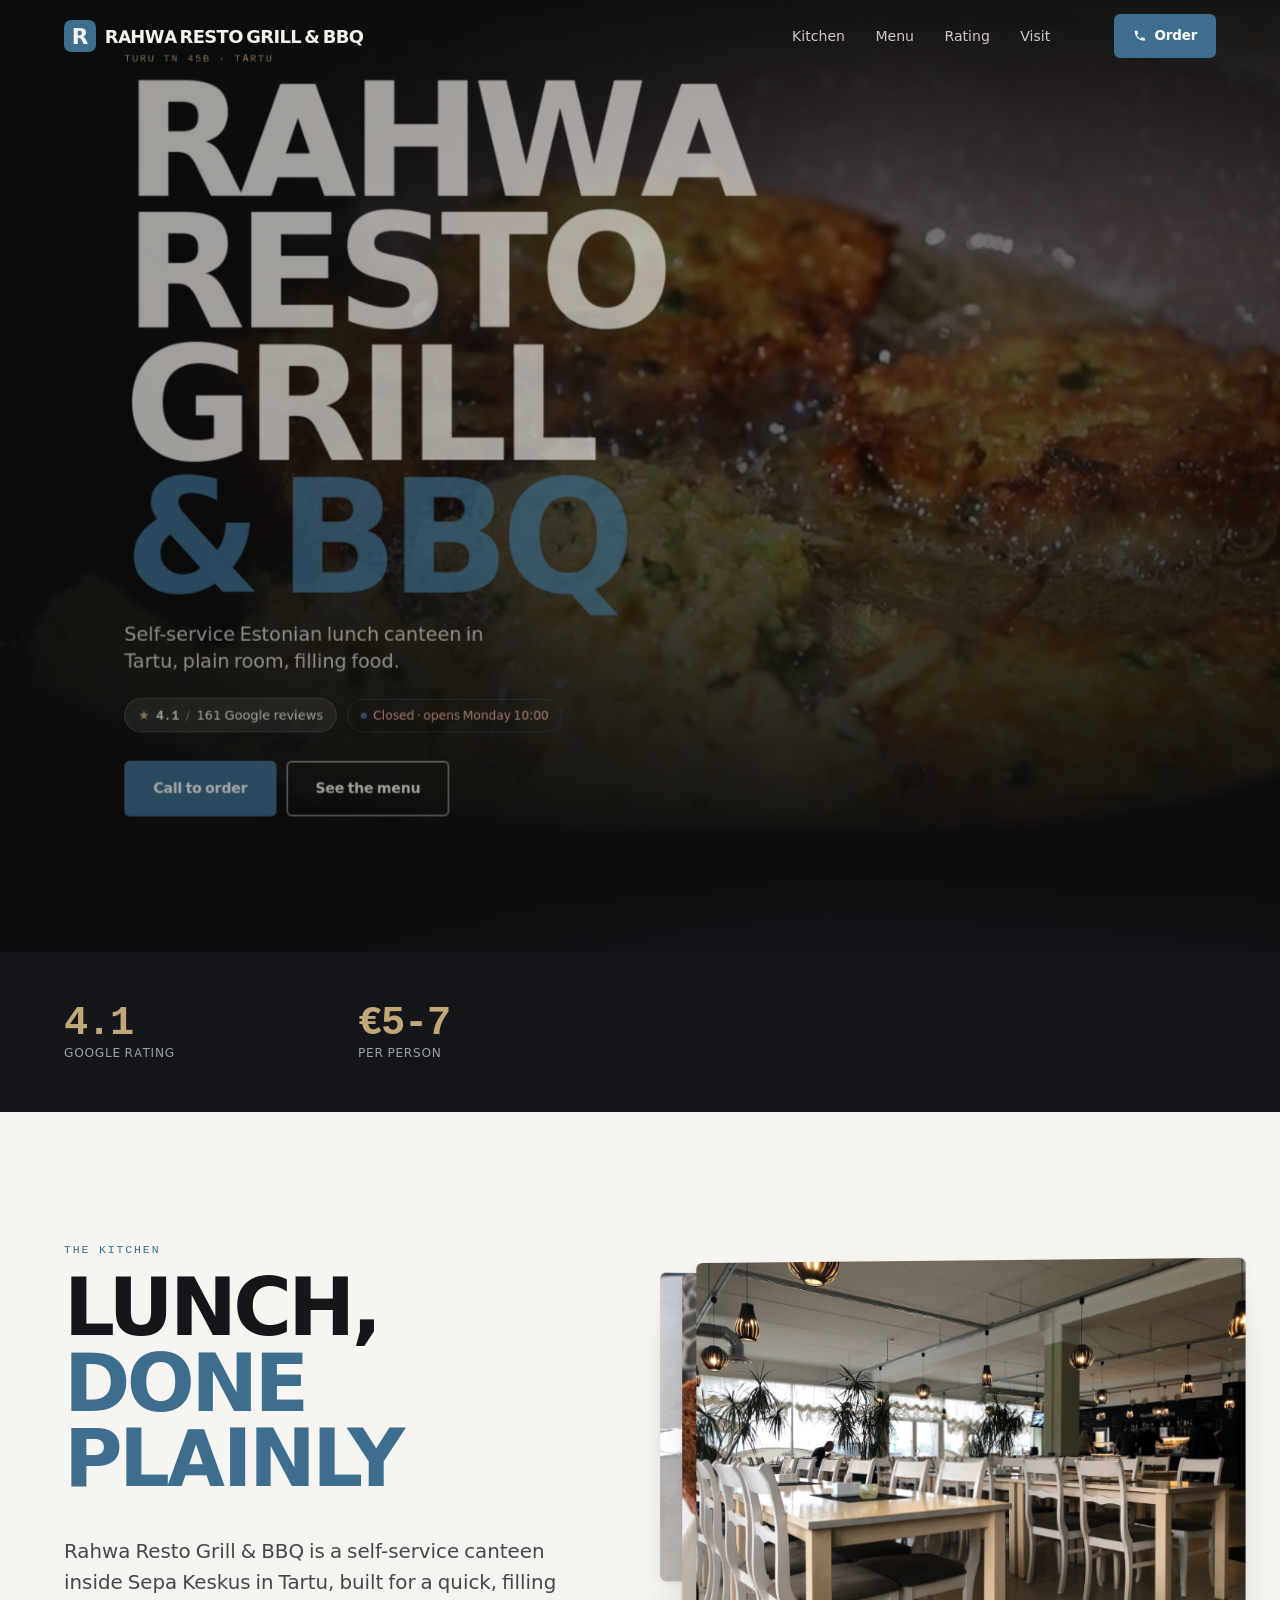
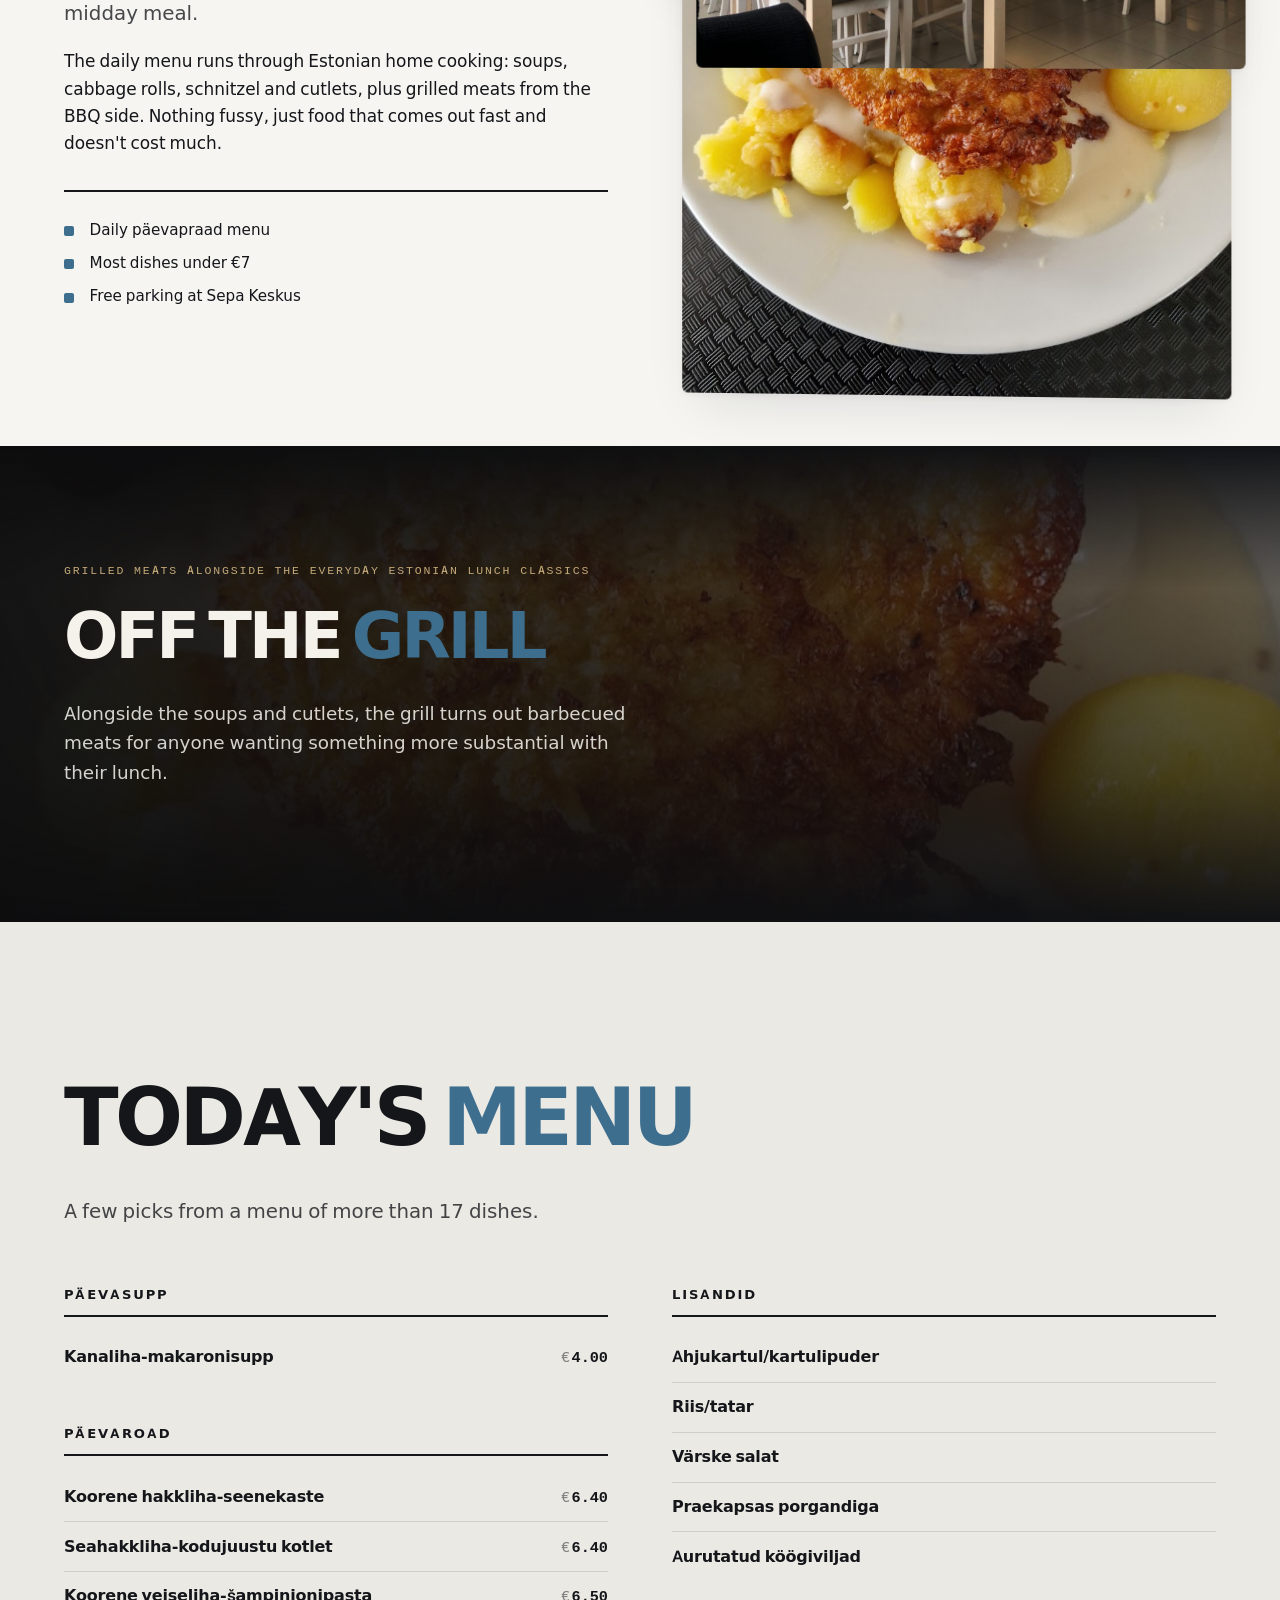
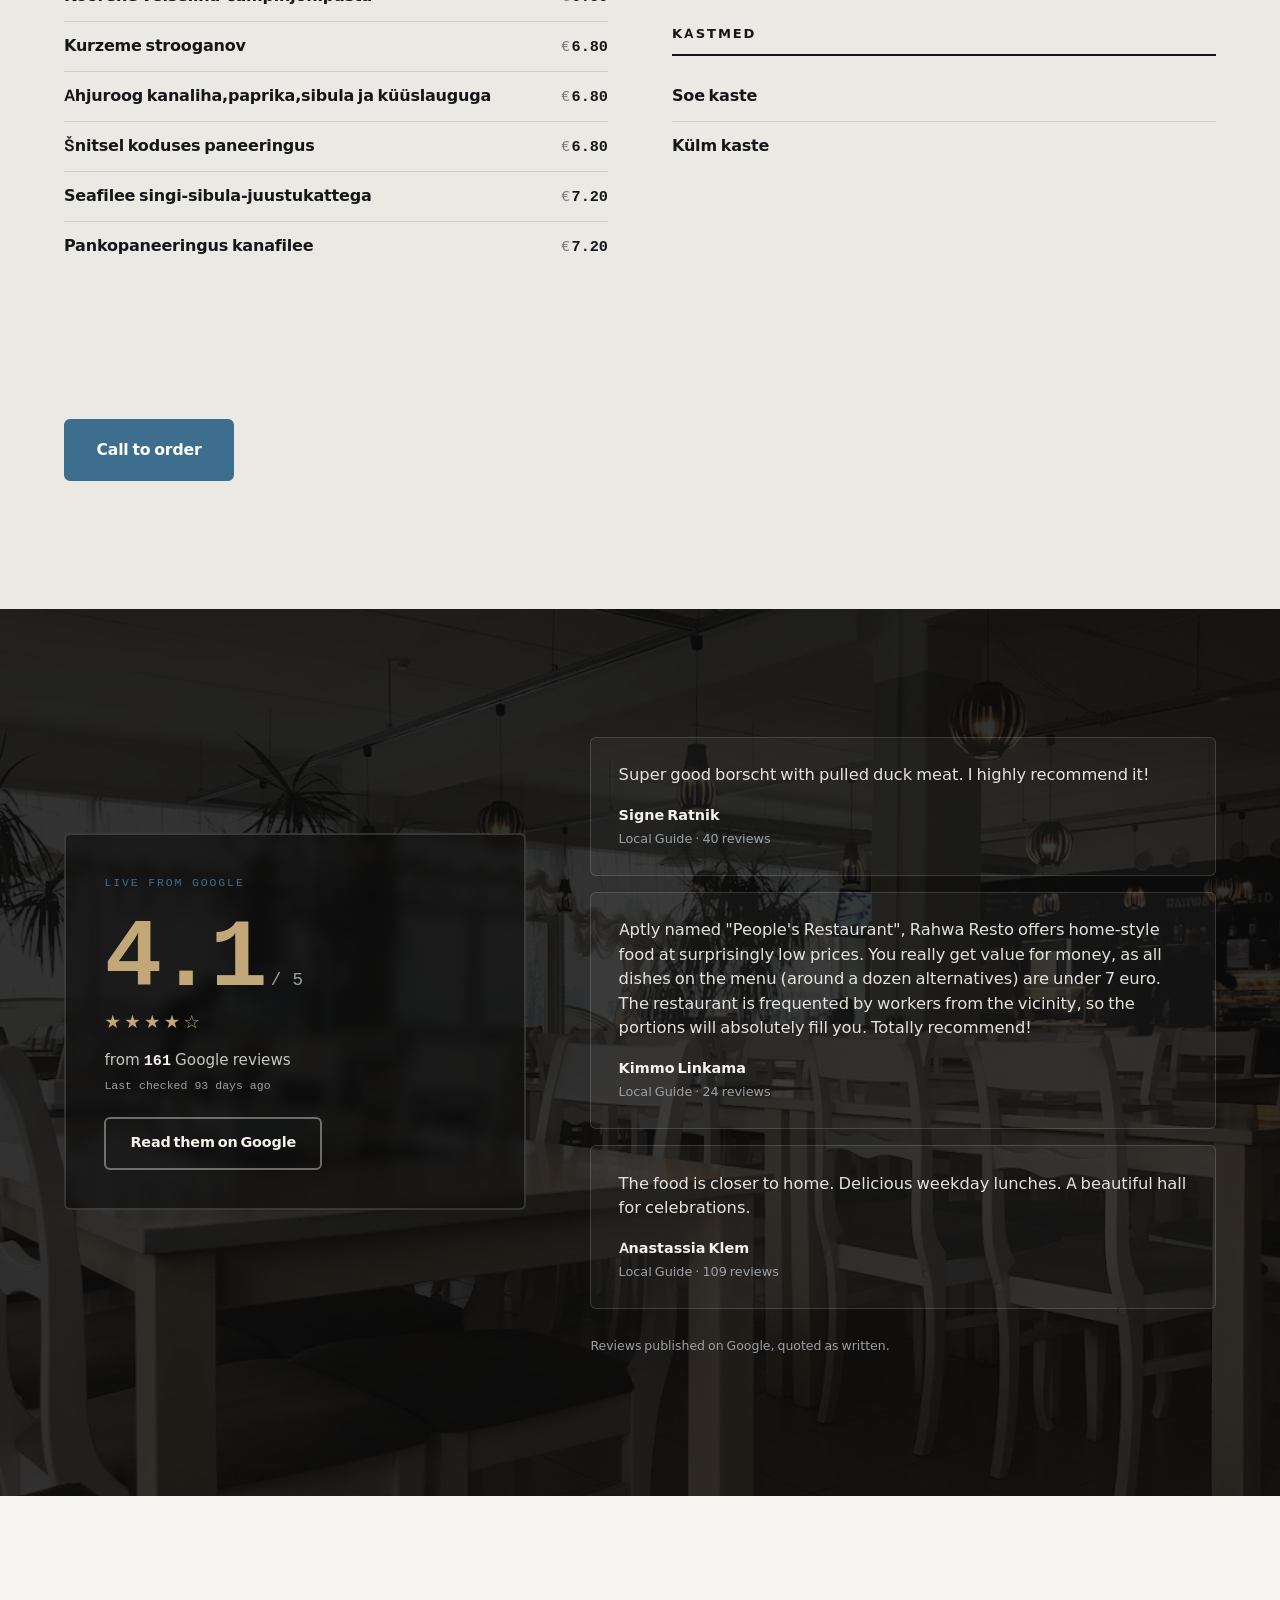
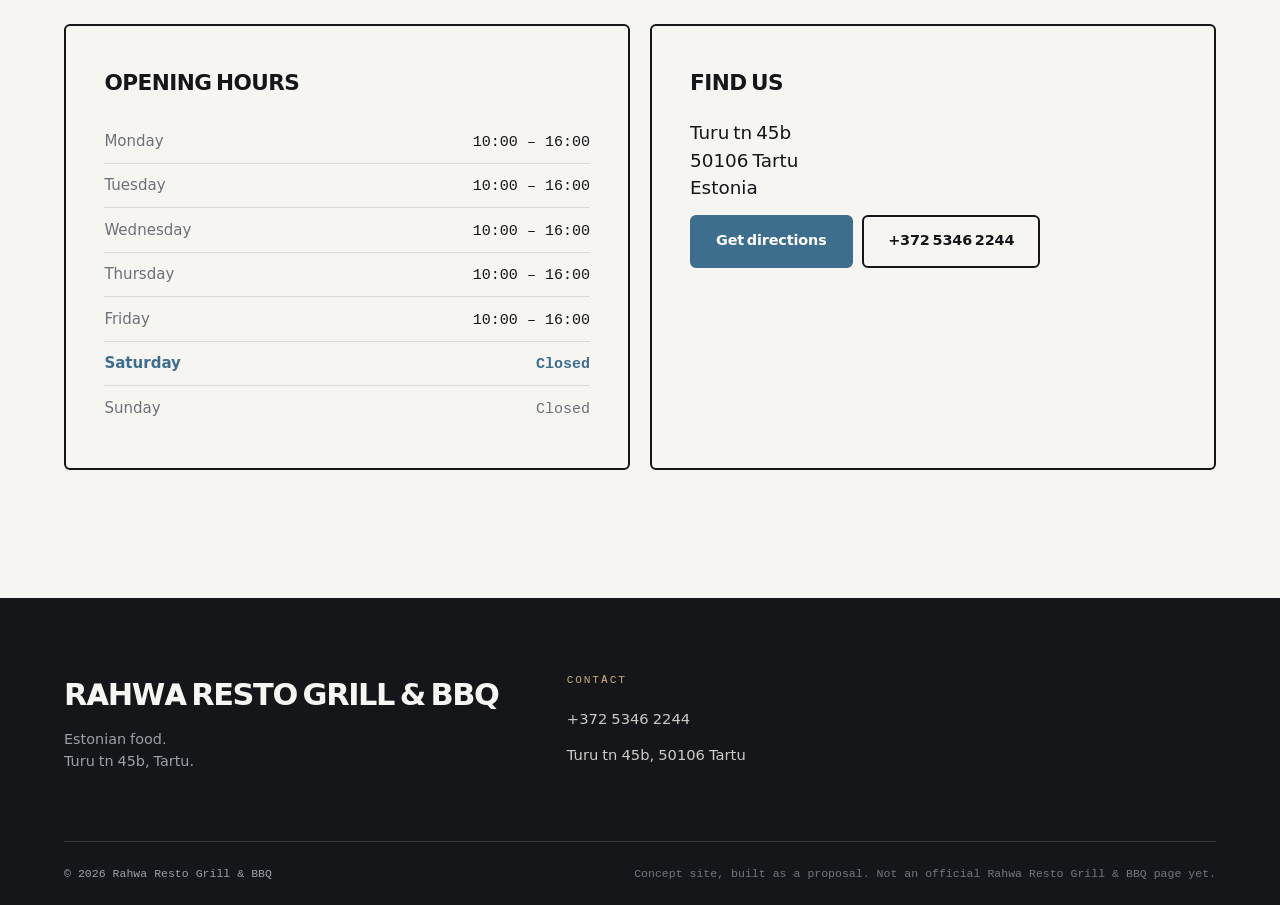
<file: rahwa-resto-grill-bbq/index.html>
<!doctype html>
<html lang="en">
<head>
<meta charset="utf-8">
<meta name="viewport" content="width=device-width, initial-scale=1, viewport-fit=cover">

<title>Rahwa Resto Grill & BBQ</title>
<meta name="description" content="Rahwa Resto Grill &amp; BBQ in Tartu serves home-style Estonian lunch daily: soups, cutlets, cabbage rolls and grilled meats, all under €7.">
<link rel="canonical" href="/">

<!-- Concept build. Drop this line once the venue has seen it and asked for it to go live. -->
<meta name="robots" content="noindex, nofollow">


<meta property="og:type" content="restaurant">
<meta property="og:site_name" content="Rahwa Resto Grill &amp; BBQ">
<meta property="og:title" content="Rahwa Resto Grill &amp; BBQ">
<meta property="og:description" content="Estonian daily-menu lunch spot in Tartu. Soups, schnitzel, cutlets, grilled meats. Under €7.">
<meta property="og:image" content="/assets/img/venue-0.jpg">
<meta property="og:image:width" content="1200">
<meta property="og:image:height" content="630">
<meta property="og:locale" content="en_GB">
<meta property="og:url" content="/">
<meta name="twitter:card" content="summary_large_image">
<meta name="twitter:title" content="Rahwa Resto Grill &amp; BBQ">
<meta name="twitter:description" content="Estonian daily-menu lunch spot in Tartu. Soups, schnitzel, cutlets, grilled meats. Under €7.">
<meta name="twitter:image" content="/assets/img/venue-0.jpg">
<meta name="theme-color" content="#F6F5F2">

<link rel="icon" href="assets/img/favicon.svg" type="image/svg+xml">
<link rel="apple-touch-icon" href="assets/img/apple-touch-icon.png">


<link rel="preload" href="assets/fonts/geist.woff2" as="font" type="font/woff2" crossorigin>

<link rel="preload" href="assets/fonts/geist-mono.woff2" as="font" type="font/woff2" crossorigin>


<link rel="preload" href="assets/img/hero-poster.jpg" as="image" fetchpriority="high">

<link rel="stylesheet" href="styles.css">

<script type="application/ld+json">
{
  "@context": "https://schema.org",
  "@type": "Restaurant",
  "name": "Rahwa Resto Grill & BBQ",
  "servesCuisine": ["Estonian"],
  "priceRange": "€5-7",
  "url": "/",
  "telephone": "+372 5346 2244",
  "image": "/assets/img/venue-0.jpg",
  "address": {
    "@type": "PostalAddress",
    "streetAddress": "Turu tn 45b",
    "addressLocality": "Tartu",
    "postalCode": "50106",
    "addressCountry": "EE"
  },
  "geo": { "@type": "GeoCoordinates", "latitude": 58.3484495, "longitude": 26.7401986 },
  "hasMap": "https://www.google.com/maps/place/Rahwa+Resto/@58.3484495,26.7401986,17z",
  "aggregateRating": { "@type": "AggregateRating", "ratingValue": "4.1", "reviewCount": "161" },
  "openingHoursSpecification": [
    { "@type": "OpeningHoursSpecification",
      "dayOfWeek": ["Monday","Tuesday","Wednesday","Thursday","Friday"], "opens": "10:00", "closes": "16:00" }
    
  ],
  "acceptsReservations": "False"
}
</script>
</head>

<body data-theme="birch" data-mode="light" data-depth="full">
<a class="skip" href="#menu">Skip to the main content</a>

<!-- ══ NAV ══════════════════════════════════════════════════════════════ -->
<header class="nav" id="nav">
  <a class="nav__brand" href="#top" aria-label="Rahwa Resto Grill &amp; BBQ, home">
    <svg class="mark" viewBox="0 0 40 40" aria-hidden="true" focusable="false">
      <rect width="40" height="40" rx="9" fill="currentColor"/>
      <text x="20" y="20" fill="var(--paper)" font-family="inherit"
            font-size="27" font-weight="700" text-anchor="middle"
            dominant-baseline="central">R</text>
    </svg>
    <span class="nav__word">Rahwa Resto Grill & BBQ</span>
  </a>
  <nav class="nav__links" aria-label="Primary">
    <a href="#kitchen">Kitchen</a><a href="#menu">Menu</a><a href="#rating">Rating</a><a href="#visit">Visit</a>
  </nav>
  <a class="btn btn--sm btn--accent" href="tel:+37253462244">
    <svg viewBox="0 0 24 24" class="ico" aria-hidden="true"><path fill="currentColor" d="M6.6 10.8a15.1 15.1 0 0 0 6.6 6.6l2.2-2.2a1 1 0 0 1 1-.25 11.4 11.4 0 0 0 3.6.57 1 1 0 0 1 1 1V20a1 1 0 0 1-1 1A17 17 0 0 1 3 4a1 1 0 0 1 1-1h3.5a1 1 0 0 1 1 1 11.4 11.4 0 0 0 .57 3.6 1 1 0 0 1-.25 1z"/></svg>
    <span>Order</span>
  </a>
</header>

<!-- ══ HERO ═════════════════════════════════════════════════════════════ -->
<section class="hero" id="top">
  <div class="hero__media" data-px="0.20" data-depth-layer="-3">
    
    <video class="hero__video" autoplay muted loop playsinline preload="metadata"
           poster="assets/img/hero-poster.jpg" aria-hidden="true" tabindex="-1">
      <source media="(max-width:820px)" src="assets/video/hero-720.mp4" type="video/mp4">
      
      <source src="assets/video/hero-1080.mp4" type="video/mp4">
    </video>
    
  </div>
  <div class="hero__scrim" aria-hidden="true"></div>

  <div class="hero__inner" data-px="-0.14" data-depth-layer="2">
    <p class="eyebrow reveal">Turu tn 45b · Tartu</p>
    <h1 class="hero__title reveal">
      <span class="hero__l1">Rahwa Resto Grill</span><span class="hero__l2">& BBQ</span>
    </h1>
    <p class="hero__tag reveal">Self-service Estonian lunch canteen in Tartu, plain room, filling food.</p>

    <div class="hero__meta reveal">
      
      <a class="scorechip" href="#rating" id="heroScore" aria-label="Google rating">
        <span class="scorechip__star" aria-hidden="true">★</span>
        <b data-score-rating>4.1</b>
        <span class="scorechip__sep" aria-hidden="true">/</span>
        <span><span data-score-count>161</span> Google reviews</span>
      </a>
      
      <span id="openState" class="openpill" data-state="loading">Checking hours…</span>
    </div>

    <div class="hero__cta reveal">
      <a class="btn btn--accent btn--lg" href="tel:+37253462244">Call to order</a>
      <a class="btn btn--outline btn--lg" href="#menu">See the menu</a>
      
    </div>
  </div>
</section>

<!-- ══ STATS ════════════════════════════════════════════════════════════ -->
<section class="stats">
  <div class="wrap stats__grid">
    
    <div class="stat reveal"><span class="stat__n" data-score-rating>4.1</span><span class="stat__l">Google rating</span></div>
    
    <div class="stat reveal"><span class="stat__n">€5-7</span><span class="stat__l">Per person</span></div>
    
  </div>
</section>

<!-- ══ STORY ════════════════════════════════════════════════════════════ -->
<section class="kitchen section" id="kitchen">
  <div class="wrap kitchen__grid">
    <div class="kitchen__copy">
      <p class="eyebrow reveal">The kitchen</p>
      <h2 class="h2 reveal">Lunch, <em>done plainly</em></h2>
      <p class="lede reveal">Rahwa Resto Grill & BBQ is a self-service canteen inside Sepa Keskus in Tartu, built for a quick, filling midday meal.</p>
      <p class="reveal">The daily menu runs through Estonian home cooking: soups, cabbage rolls, schnitzel and cutlets, plus grilled meats from the BBQ side. Nothing fussy, just food that comes out fast and doesn't cost much.</p>
      
      <ul class="ticks reveal">
        <li>Daily päevapraad menu</li><li>Most dishes under €7</li><li>Free parking at Sepa Keskus</li>
      </ul>
      
    </div>

    
    <div class="kitchen__stack">
      
      <figure class="kfig kfig--0" data-px="0.1" data-depth-layer="1">
        <img src="assets/img/venue-0.jpg" alt="Rahwa Resto Grill &amp; BBQ" width="1400" height="788" loading="lazy" decoding="async">
      </figure>
      
      <figure class="kfig kfig--1" data-px="-0.13" data-depth-layer="-1">
        <img src="assets/img/venue-1.jpg" alt="Rahwa Resto Grill &amp; BBQ" width="1400" height="788" loading="lazy" decoding="async">
      </figure>
      
      <figure class="kfig kfig--2" data-px="0.18" data-depth-layer="2">
        <img src="assets/img/venue-2.jpg" alt="Rahwa Resto Grill &amp; BBQ" width="1400" height="788" loading="lazy" decoding="async">
      </figure>
      
    </div>
    
  </div>
</section>

<!-- ══ BAND ═════════════════════════════════════════════════════════════ -->

<section class="band" aria-label="Rahwa Resto Grill &amp; BBQ">
  <div class="band__media" data-px="0.16" data-depth-layer="-2" style="background-image:url('assets/img/venue-0.jpg')" aria-hidden="true"></div>
  <div class="band__scrim" aria-hidden="true"></div>
  <div class="wrap band__inner">
    <p class="eyebrow reveal">Grilled meats alongside the everyday Estonian lunch classics</p>
    <h2 class="band__h reveal">Off the <em>grill</em></h2>
    <p class="band__p reveal">Alongside the soups and cutlets, the grill turns out barbecued meats for anyone wanting something more substantial with their lunch.</p>
  </div>
</section>


<!-- ══ MENU ═════════════════════════════════════════════════════════════ -->

<section class="menu section" id="menu">
  <div class="wrap">
    <header class="section__head">
      <p class="eyebrow reveal">The menu</p>
      <h2 class="h2 reveal">Today's <em>menu</em></h2>
      <p class="lede reveal">A few picks from a menu of more than 17 dishes.</p>
    </header>

    <div class="menu__cols">
      
      <article class="course reveal">
        
        <h3 class="course__name">Päevasupp</h3>
        <ul class="dishes">
          
          <li class="dish"><span class="d"><b>Kanaliha-makaronisupp</b></span><span class="p">4.00</span></li>
          
        </ul>
        
        <h3 class="course__name">Päevaroad</h3>
        <ul class="dishes">
          
          <li class="dish"><span class="d"><b>Koorene hakkliha-seenekaste</b></span><span class="p">6.40</span></li>
          
          <li class="dish"><span class="d"><b>Seahakkliha-kodujuustu kotlet</b></span><span class="p">6.40</span></li>
          
          <li class="dish"><span class="d"><b>Koorene veiseliha-šampinjonipasta</b></span><span class="p">6.50</span></li>
          
          <li class="dish"><span class="d"><b>Kurzeme strooganov</b></span><span class="p">6.80</span></li>
          
          <li class="dish"><span class="d"><b>Ahjuroog kanaliha,paprika,sibula ja küüslauguga</b></span><span class="p">6.80</span></li>
          
          <li class="dish"><span class="d"><b>Šnitsel koduses paneeringus</b></span><span class="p">6.80</span></li>
          
          <li class="dish"><span class="d"><b>Seafilee singi-sibula-juustukattega</b></span><span class="p">7.20</span></li>
          
          <li class="dish"><span class="d"><b>Pankopaneeringus kanafilee</b></span><span class="p">7.20</span></li>
          
        </ul>
        
      </article>
      
      <article class="course reveal">
        
        <h3 class="course__name">Lisandid</h3>
        <ul class="dishes">
          
          <li class="dish"><span class="d"><b>Ahjukartul/kartulipuder</b></span></li>
          
          <li class="dish"><span class="d"><b>Riis/tatar</b></span></li>
          
          <li class="dish"><span class="d"><b>Värske salat</b></span></li>
          
          <li class="dish"><span class="d"><b>Praekapsas porgandiga</b></span></li>
          
          <li class="dish"><span class="d"><b>Aurutatud köögiviljad</b></span></li>
          
        </ul>
        
        <h3 class="course__name">Kastmed</h3>
        <ul class="dishes">
          
          <li class="dish"><span class="d"><b>Soe kaste</b></span></li>
          
          <li class="dish"><span class="d"><b>Külm kaste</b></span></li>
          
        </ul>
        
      </article>
      
    </div>

    

    
    <aside class="note reveal"><p>Prices are the ones published on their own menu. Please ring to check before quoting.</p></aside>
    

    <div class="menu__actions reveal">
      <a class="btn btn--accent btn--lg" href="tel:+37253462244">Call to order</a>
      
    </div>
  </div>
</section>


<!-- ══ RATING ═══════════════════════════════════════════════════════════ -->

<section class="rating section" id="rating">
  <div class="rating__bg" data-px="0.12" data-depth-layer="-2" aria-hidden="true"
    style="background-image:url('assets/img/venue-2.jpg')"></div>
  <div class="wrap rating__grid">
    <div class="rating__panel reveal">
      <p class="eyebrow">Live from Google</p>
      <div class="bigscore">
        <span class="bigscore__n" data-score-rating>4.1</span>
        <span class="bigscore__of">/ 5</span>
      </div>
      <div class="bigscore__stars" id="starRow" role="img" aria-label="Rated 4.1 out of 5">★★★★★</div>
      <p class="bigscore__count">from <b><span data-score-count>161</span></b> Google reviews</p>
      <p class="bigscore__stamp" id="scoreStamp">Checked daily</p>
      <a class="btn btn--outline" href="https://www.google.com/maps/place/Rahwa+Resto/@58.3484495,26.7401986,17z" target="_blank" rel="noopener">Read them on Google</a>
    </div>

    
    <div class="rating__quotes">
      
      <figure class="quote reveal">
        <blockquote><p>Super good borscht with pulled duck meat. I highly recommend it!</p></blockquote>
        <figcaption><b>Signe Ratnik</b><span>Local Guide · 40 reviews</span></figcaption>
      </figure>
      
      <figure class="quote reveal">
        <blockquote><p>Aptly named "People's Restaurant", Rahwa Resto offers home-style food at surprisingly low prices. You really get value for money, as all dishes on the menu (around a dozen alternatives) are under 7 euro. The restaurant is frequented by workers from the vicinity, so the portions will absolutely fill you. Totally recommend!</p></blockquote>
        <figcaption><b>Kimmo Linkama</b><span>Local Guide · 24 reviews</span></figcaption>
      </figure>
      
      <figure class="quote reveal">
        <blockquote><p>The food is closer to home. Delicious weekday lunches. A beautiful hall for celebrations.</p></blockquote>
        <figcaption><b>Anastassia Klem</b><span>Local Guide · 109 reviews</span></figcaption>
      </figure>
      
      <p class="footnote reveal">Reviews published on Google, quoted as written.</p>
    </div>
    
  </div>
</section>


<!-- ══ VISIT ════════════════════════════════════════════════════════════ -->
<section class="visit section" id="visit">
  <div class="wrap visit__grid">
    <div class="card reveal">
      <h2 class="h3">Opening hours</h2>
      <table class="hours" id="hours">
        <tbody>
          
          <tr data-day="1"><th scope="row">Monday</th><td>10:00 – 16:00</td></tr>
          
          <tr data-day="2"><th scope="row">Tuesday</th><td>10:00 – 16:00</td></tr>
          
          <tr data-day="3"><th scope="row">Wednesday</th><td>10:00 – 16:00</td></tr>
          
          <tr data-day="4"><th scope="row">Thursday</th><td>10:00 – 16:00</td></tr>
          
          <tr data-day="5"><th scope="row">Friday</th><td>10:00 – 16:00</td></tr>
          
          <tr data-day="6"><th scope="row">Saturday</th><td class="shut">Closed</td></tr>
          
          <tr data-day="0"><th scope="row">Sunday</th><td class="shut">Closed</td></tr>
          
        </tbody>
      </table>
      
    </div>

    <div class="card reveal">
      <h2 class="h3">Find us</h2>
      <address>
        Turu tn 45b<br>50106 Tartu<br>Estonia<br>
      </address>
      
      <div class="card__actions">
        <a class="btn btn--accent" href="https://www.google.com/maps/dir/?api=1&destination=Turu%20tn%2045b%2C%2050106%20Tartu%2C%20Estonia" target="_blank" rel="noopener">Get directions</a>
        <a class="btn btn--outline" href="tel:+37253462244">+372 5346 2244</a>
      </div>
      
    </div>
  </div>
</section>

<!-- ══ FOOTER ═══════════════════════════════════════════════════════════ -->
<footer class="foot">
  <div class="wrap foot__grid">
    <div class="foot__brand">
      <p class="foot__word">Rahwa Resto Grill & BBQ</p>
      <p class="foot__line">Estonian food.<br>Turu tn 45b, Tartu.</p>
    </div>
    <div class="foot__col">
      <h3>Contact</h3>
      <p><a href="tel:+37253462244">+372 5346 2244</a></p>
      <p><a href="https://www.google.com/maps/dir/?api=1&destination=Turu%20tn%2045b%2C%2050106%20Tartu%2C%20Estonia" target="_blank" rel="noopener">Turu tn 45b, 50106 Tartu</a></p>
    </div>
    
    
  </div>
  <div class="wrap foot__base">
    <p>© <span id="yr">2026</span> Rahwa Resto Grill & BBQ</p>
    <p class="foot__demo">Concept site, built as a proposal. Not an official Rahwa Resto Grill & BBQ page yet.</p>
  </div>
</footer>

<script id="venue-runtime" type="application/json">{"timezone":"Europe/Tallinn","hours":{"0":null,"1":[600,960],"2":[600,960],"3":[600,960],"4":[600,960],"5":[600,960],"6":null},"ratingSource":"Google"}</script>

<script src="vendor/gsap.min.js" defer></script>
<script src="vendor/ScrollTrigger.min.js" defer></script>
<script src="vendor/lenis.min.js" defer></script>

<script src="main.js" defer></script>
</body>
</html>
</file>
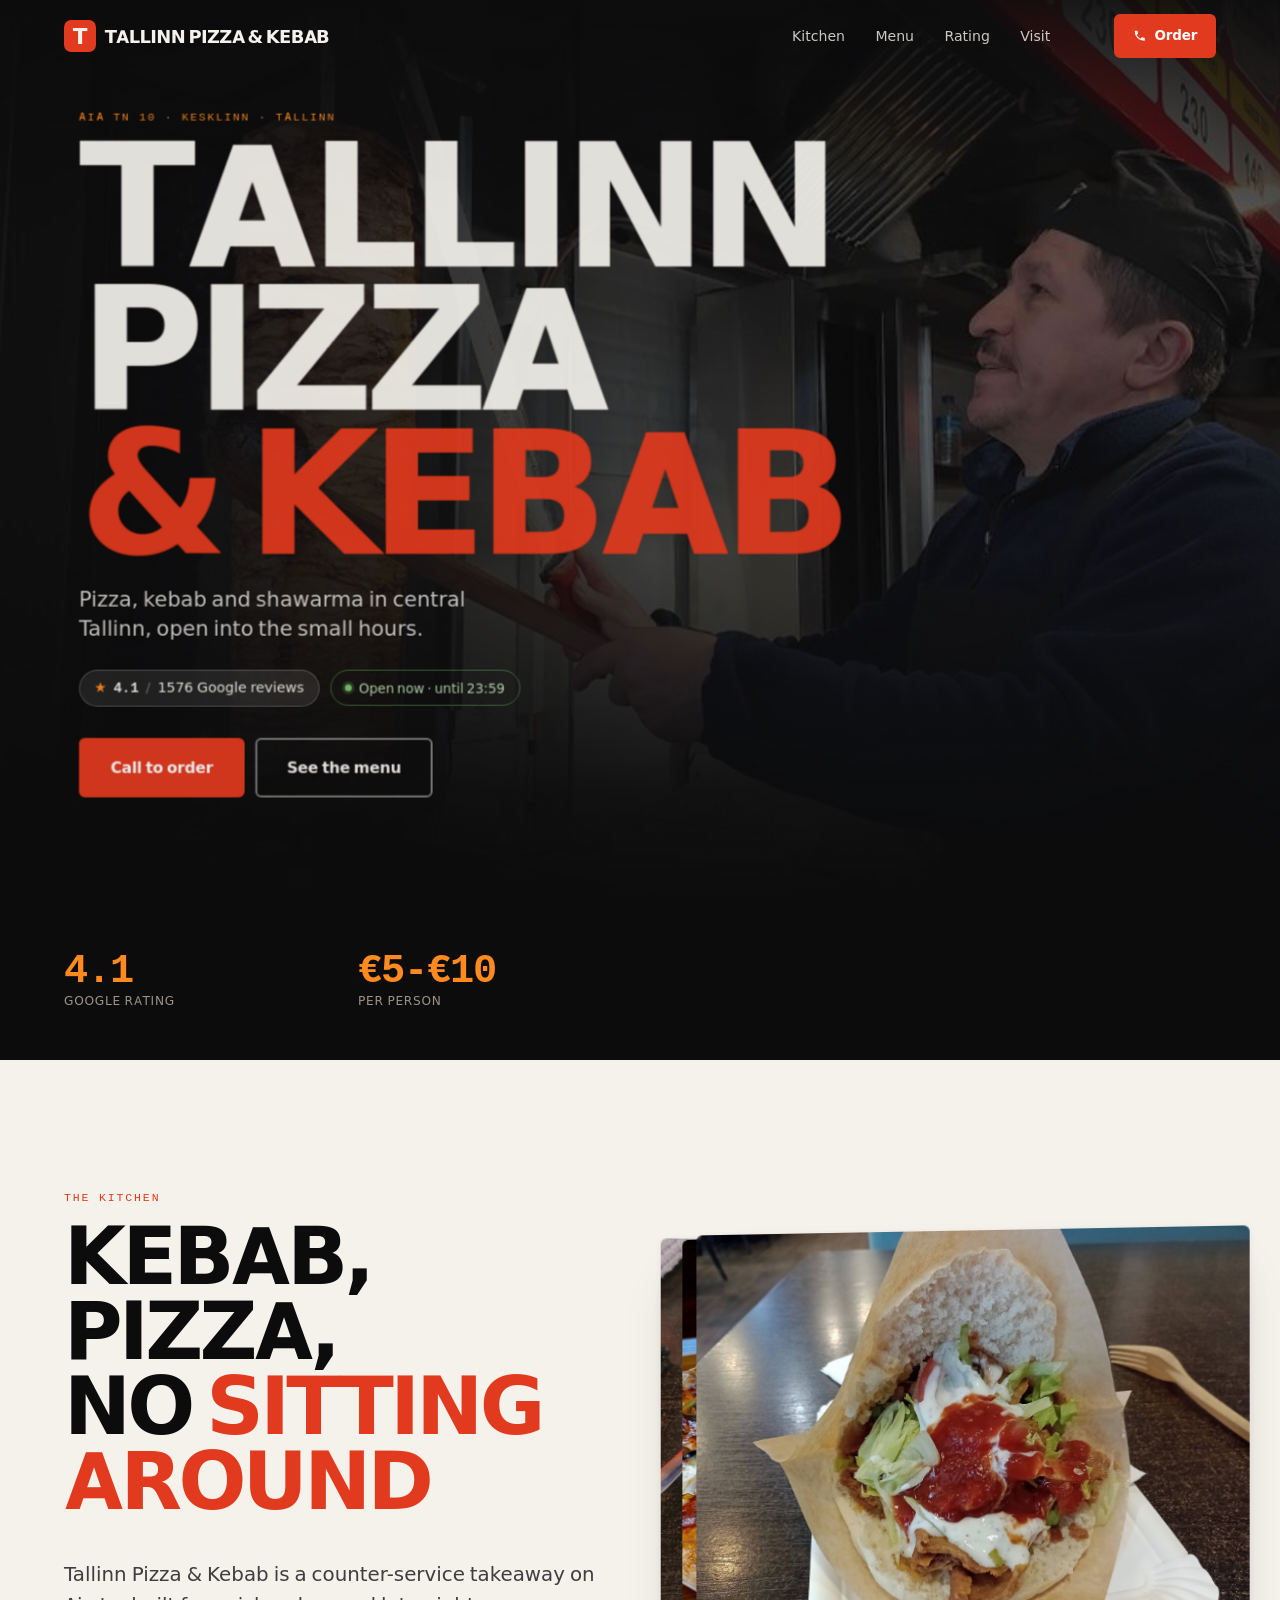
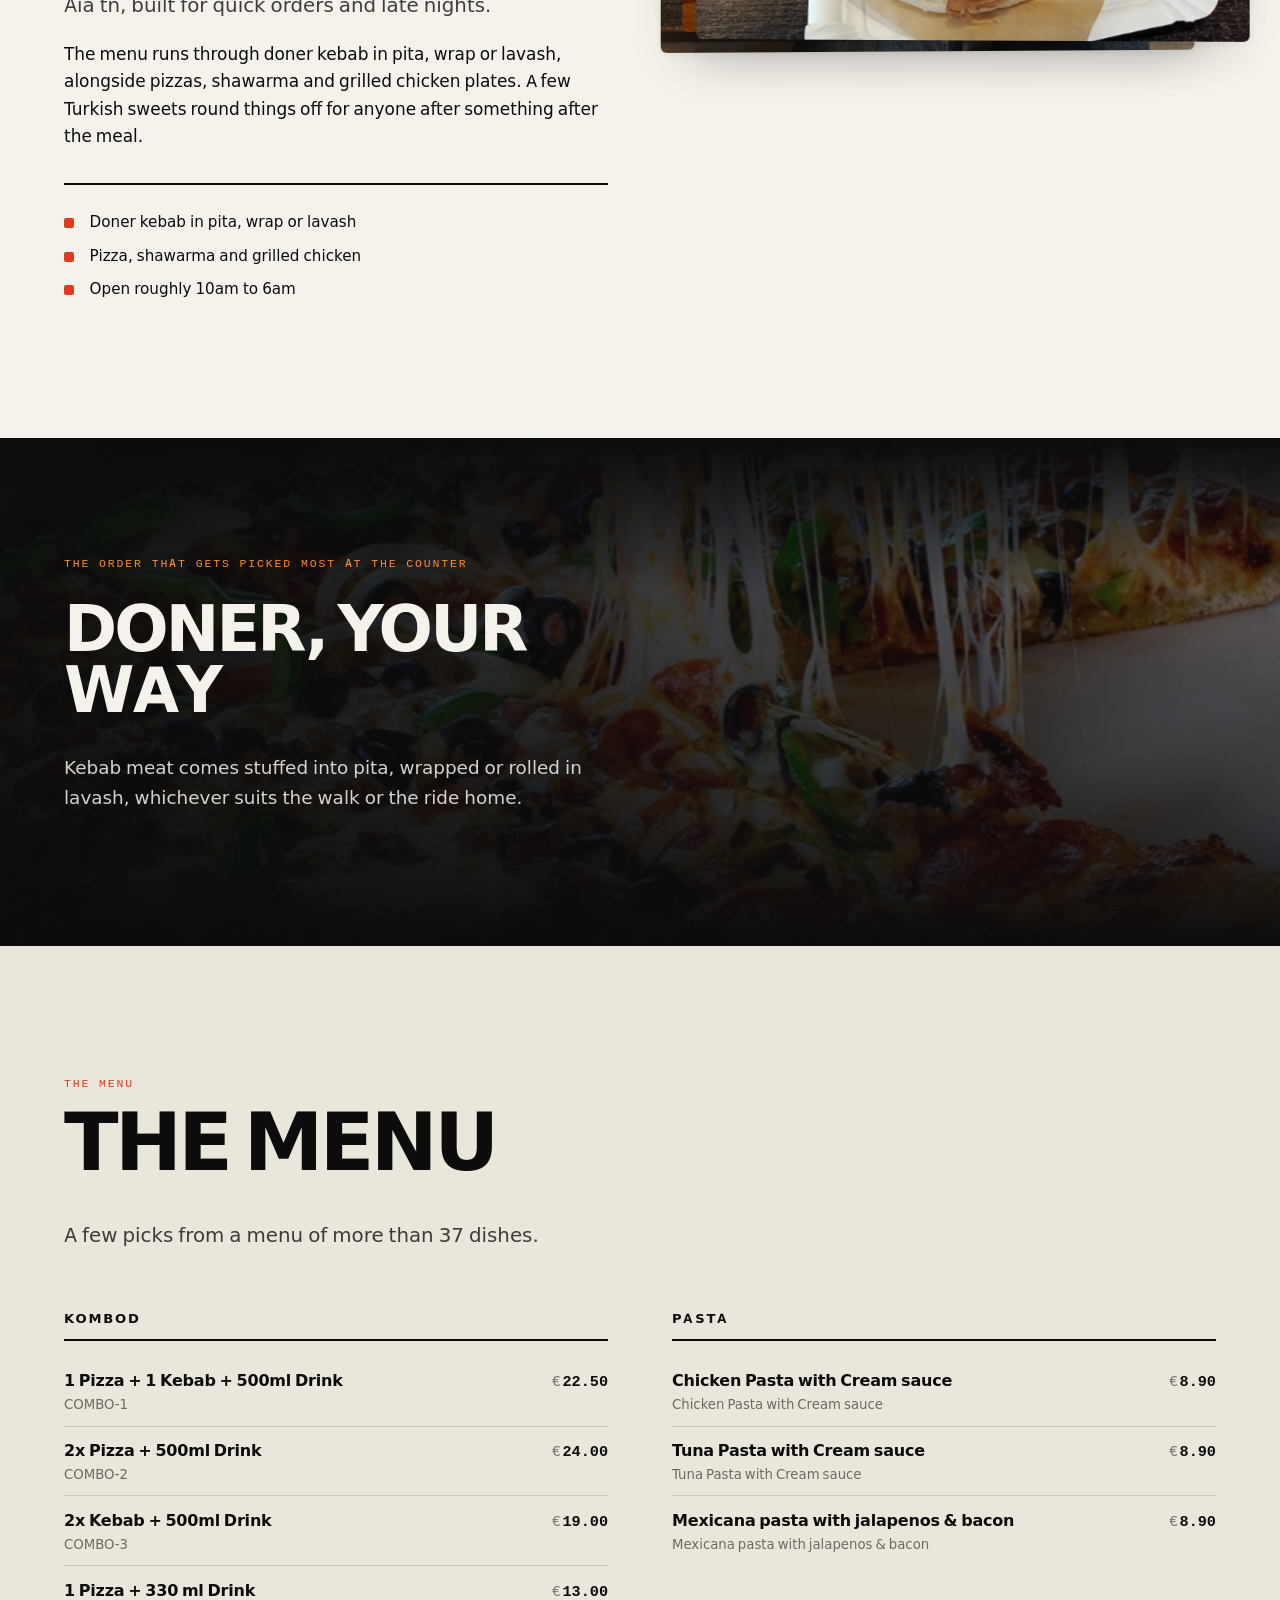
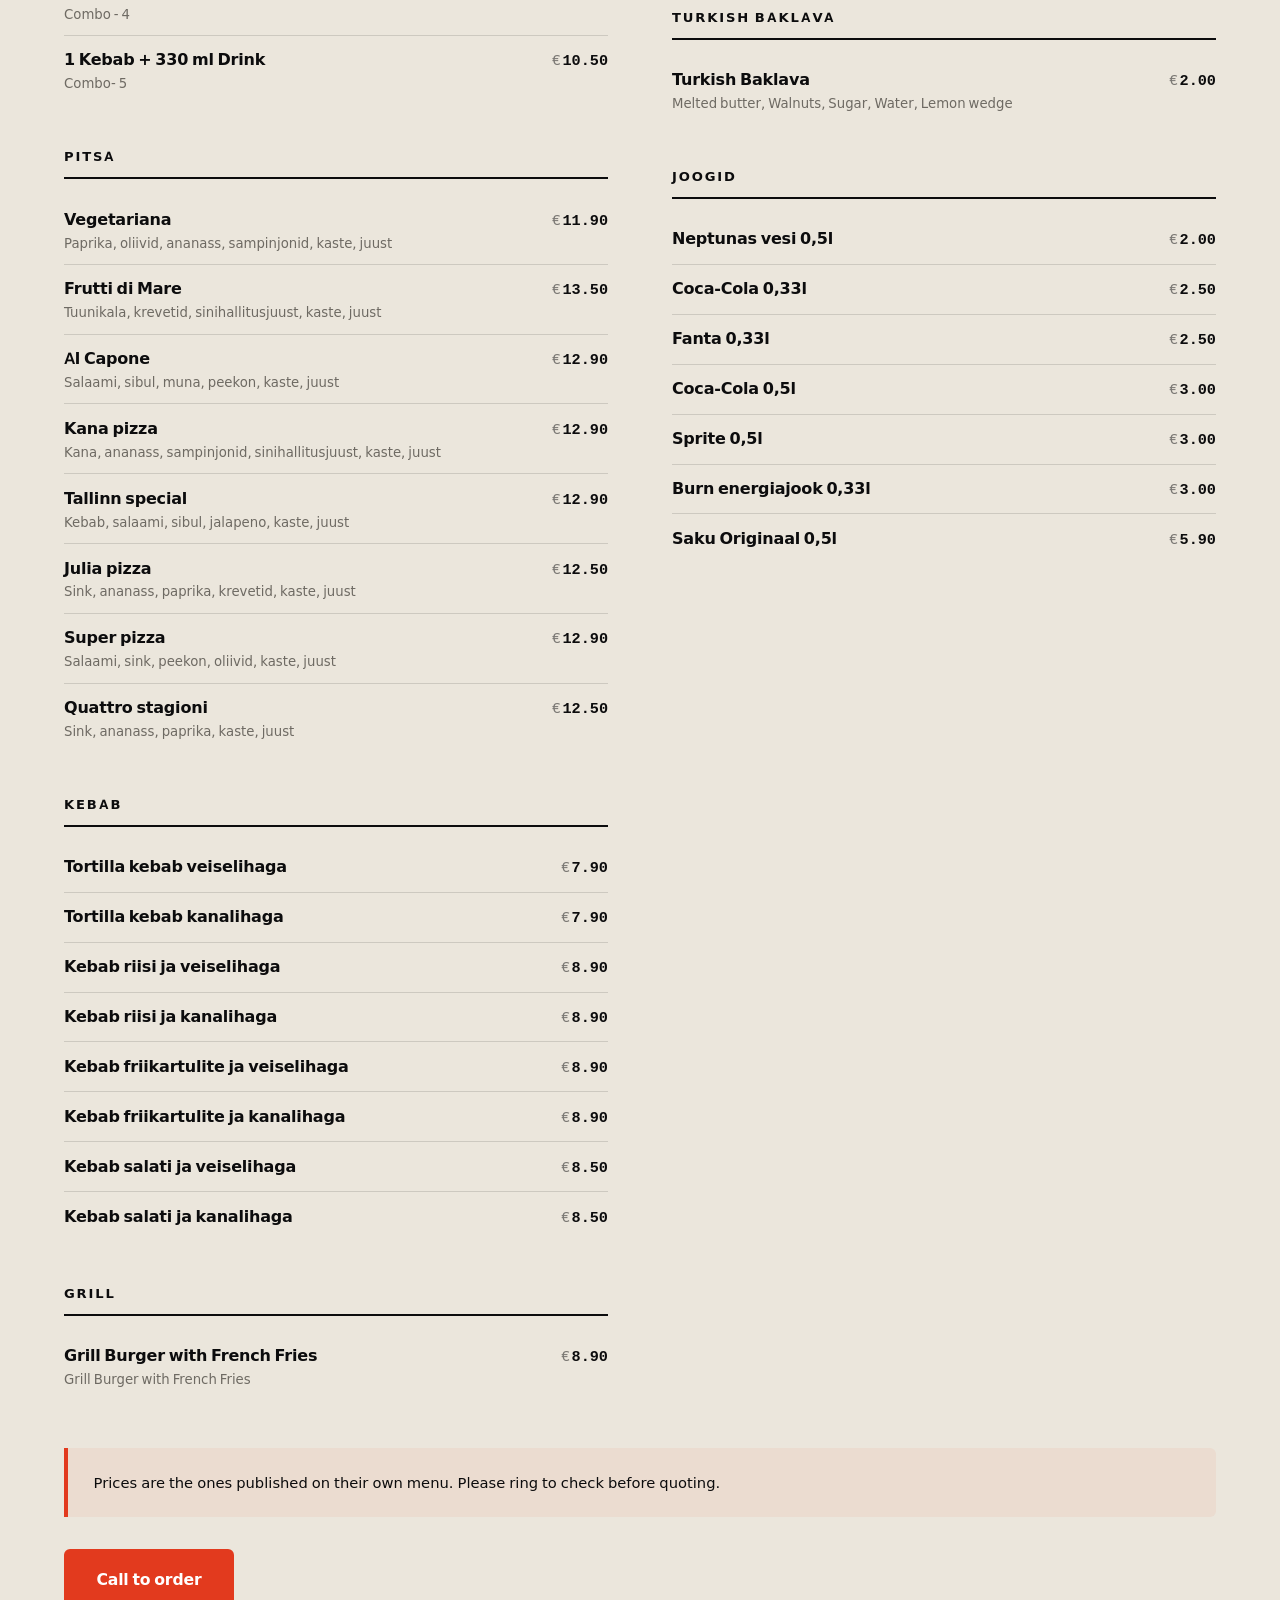
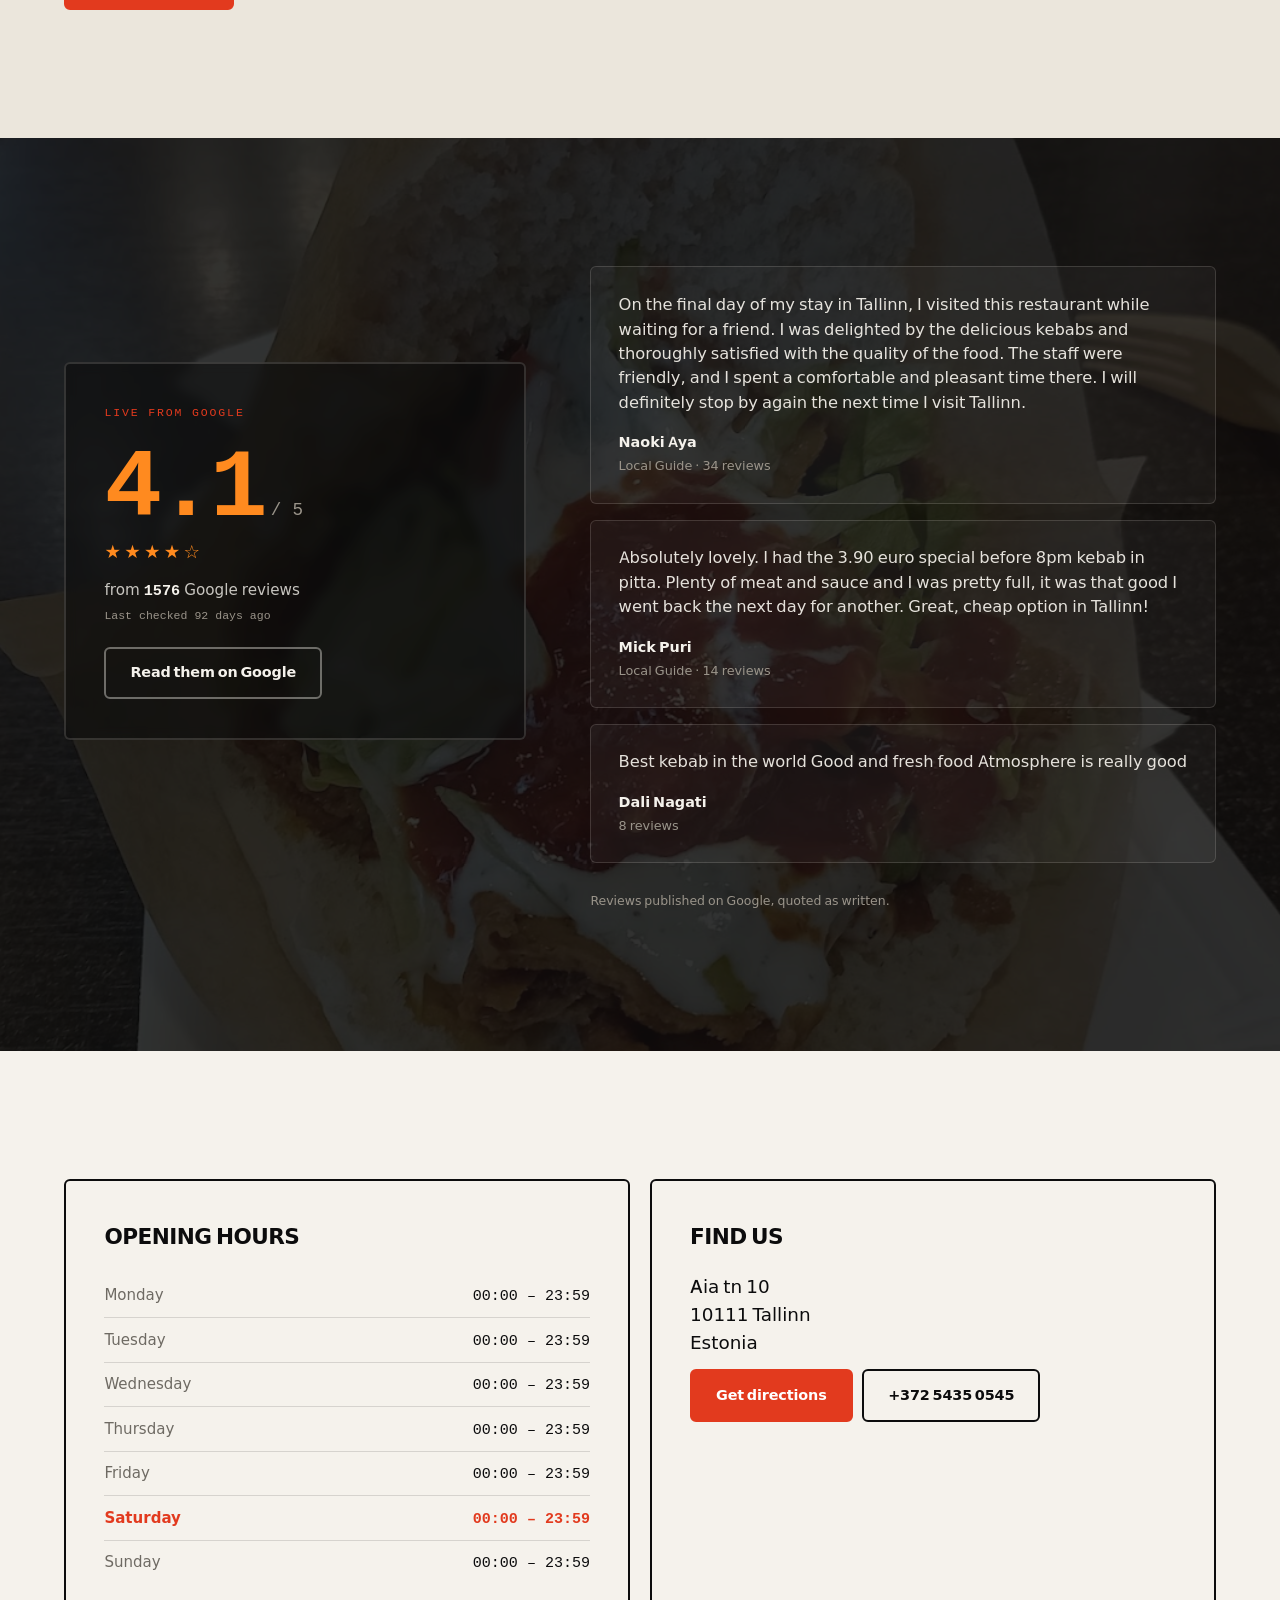
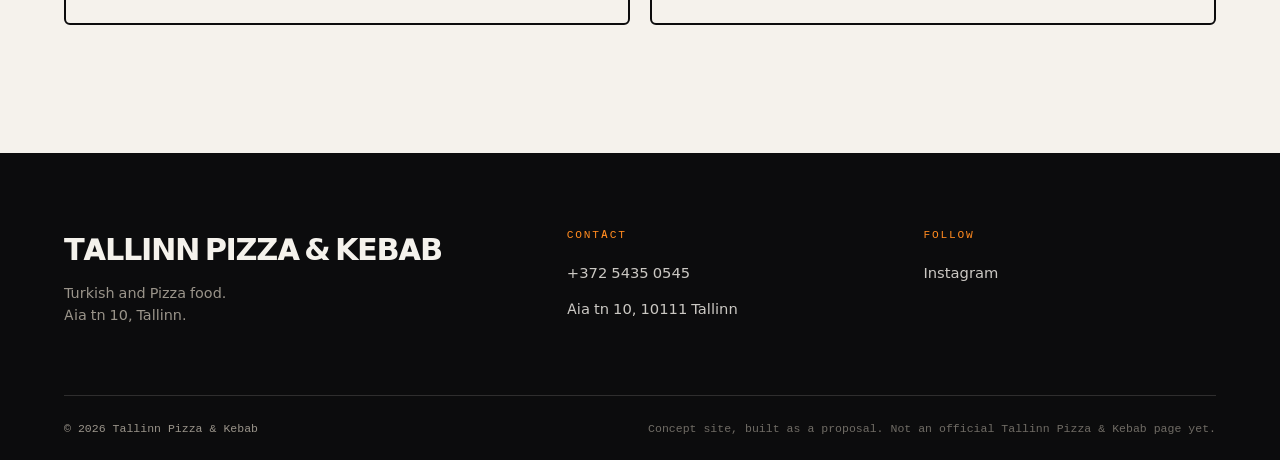
<file: tallinn-pizza-kebab/index.html>
<!doctype html>
<html lang="en">
<head>
<meta charset="utf-8">
<meta name="viewport" content="width=device-width, initial-scale=1, viewport-fit=cover">

<title>Tallinn Pizza & Kebab</title>
<meta name="description" content="Takeaway pizza, doner kebab and shawarma on Aia tn in central Tallinn. Order at the counter or get it delivered via Wolt or Bolt. Open 10am to 6am, daily.">
<link rel="canonical" href="/">

<!-- Concept build. Drop this line once the venue has seen it and asked for it to go live. -->
<meta name="robots" content="noindex, nofollow">


<meta property="og:type" content="restaurant">
<meta property="og:site_name" content="Tallinn Pizza &amp; Kebab">
<meta property="og:title" content="Tallinn Pizza &amp; Kebab">
<meta property="og:description" content="Pizza, kebab and shawarma in central Tallinn. Order at the counter or get it delivered, open into the early hours.">
<meta property="og:image" content="/assets/img/venue-0.jpg">
<meta property="og:image:width" content="1200">
<meta property="og:image:height" content="630">
<meta property="og:locale" content="en_GB">
<meta property="og:url" content="/">
<meta name="twitter:card" content="summary_large_image">
<meta name="twitter:title" content="Tallinn Pizza &amp; Kebab">
<meta name="twitter:description" content="Pizza, kebab and shawarma in central Tallinn. Order at the counter or get it delivered, open into the early hours.">
<meta name="twitter:image" content="/assets/img/venue-0.jpg">
<meta name="theme-color" content="#F5F2EC">

<link rel="icon" href="assets/img/favicon.svg" type="image/svg+xml">
<link rel="apple-touch-icon" href="assets/img/venue-0.jpg">


<link rel="preload" href="assets/fonts/geist.woff2" as="font" type="font/woff2" crossorigin>

<link rel="preload" href="assets/fonts/geist-mono.woff2" as="font" type="font/woff2" crossorigin>


<link rel="preload" href="assets/img/hero-poster.jpg" as="image" fetchpriority="high">

<link rel="stylesheet" href="styles.css">

<script type="application/ld+json">
{
  "@context": "https://schema.org",
  "@type": "Restaurant",
  "name": "Tallinn Pizza & Kebab",
  "servesCuisine": ["Turkish", "Pizza"],
  "priceRange": "€5-€10",
  "url": "/",
  "telephone": "+372 5435 0545",
  "image": "/assets/img/venue-0.jpg",
  "address": {
    "@type": "PostalAddress",
    "streetAddress": "Aia tn 10",
    "addressLocality": "Tallinn",
    "postalCode": "10111",
    "addressCountry": "EE"
  },
  "geo": { "@type": "GeoCoordinates", "latitude": 59.4382161, "longitude": 24.751352 },
  "hasMap": "https://www.google.com/maps/search/?api=1&query=Tallinn%20Pizza%20%26%20Kebab&query_place_id=ChIJsbdfomGTkkYRgBfbk7zK1lY",
  "aggregateRating": { "@type": "AggregateRating", "ratingValue": "4.1", "reviewCount": "1576" },
  "openingHoursSpecification": [
    { "@type": "OpeningHoursSpecification",
      "dayOfWeek": ["Monday","Tuesday","Wednesday","Thursday","Friday","Saturday","Sunday"], "opens": "00:00", "closes": "23:59" }
    
  ],
  "acceptsReservations": "False"
}
</script>
</head>

<body data-theme="ember" data-mode="light" data-depth="full">
<a class="skip" href="#menu">Skip to the main content</a>

<!-- ══ NAV ══════════════════════════════════════════════════════════════ -->
<header class="nav" id="nav">
  <a class="nav__brand" href="#top" aria-label="Tallinn Pizza &amp; Kebab, home">
    <svg class="mark" viewBox="0 0 40 40" aria-hidden="true" focusable="false">
      <rect width="40" height="40" rx="9" fill="currentColor"/>
      <text x="20" y="20" fill="var(--paper)" font-family="inherit"
            font-size="27" font-weight="700" text-anchor="middle"
            dominant-baseline="central">T</text>
    </svg>
    <span class="nav__word">Tallinn Pizza & Kebab</span>
  </a>
  <nav class="nav__links" aria-label="Primary">
    <a href="#kitchen">Kitchen</a><a href="#menu">Menu</a><a href="#rating">Rating</a><a href="#visit">Visit</a>
  </nav>
  <a class="btn btn--sm btn--accent" href="tel:+37254350545">
    <svg viewBox="0 0 24 24" class="ico" aria-hidden="true"><path fill="currentColor" d="M6.6 10.8a15.1 15.1 0 0 0 6.6 6.6l2.2-2.2a1 1 0 0 1 1-.25 11.4 11.4 0 0 0 3.6.57 1 1 0 0 1 1 1V20a1 1 0 0 1-1 1A17 17 0 0 1 3 4a1 1 0 0 1 1-1h3.5a1 1 0 0 1 1 1 11.4 11.4 0 0 0 .57 3.6 1 1 0 0 1-.25 1z"/></svg>
    <span>Order</span>
  </a>
</header>

<!-- ══ HERO ═════════════════════════════════════════════════════════════ -->
<section class="hero" id="top">
  <div class="hero__media" data-px="0.20" data-depth-layer="-3">
    
    <video class="hero__video" autoplay muted loop playsinline preload="metadata"
           poster="assets/img/hero-poster.jpg" aria-hidden="true" tabindex="-1">
      <source media="(max-width:820px)" src="assets/video/hero-720.mp4" type="video/mp4">
      
      <source src="assets/video/hero-1080.mp4" type="video/mp4">
    </video>
    
  </div>
  <div class="hero__scrim" aria-hidden="true"></div>

  <div class="hero__inner" data-px="-0.14" data-depth-layer="2">
    <p class="eyebrow reveal">Aia tn 10 · Kesklinn · Tallinn</p>
    <h1 class="hero__title reveal">
      <span class="hero__l1">Tallinn Pizza</span><span class="hero__l2">& Kebab</span>
    </h1>
    <p class="hero__tag reveal">Pizza, kebab and shawarma in central Tallinn, open into the small hours.</p>

    <div class="hero__meta reveal">
      
      <a class="scorechip" href="#rating" id="heroScore" aria-label="Google rating">
        <span class="scorechip__star" aria-hidden="true">★</span>
        <b data-score-rating>4.1</b>
        <span class="scorechip__sep" aria-hidden="true">/</span>
        <span><span data-score-count>1576</span> Google reviews</span>
      </a>
      
      <span id="openState" class="openpill" data-state="loading">Checking hours…</span>
    </div>

    <div class="hero__cta reveal">
      <a class="btn btn--accent btn--lg" href="tel:+37254350545">Call to order</a>
      <a class="btn btn--outline btn--lg" href="#menu">See the menu</a>
      
    </div>
  </div>
</section>

<!-- ══ STATS ════════════════════════════════════════════════════════════ -->
<section class="stats">
  <div class="wrap stats__grid">
    
    <div class="stat reveal"><span class="stat__n" data-score-rating>4.1</span><span class="stat__l">Google rating</span></div>
    
    <div class="stat reveal"><span class="stat__n">€5-€10</span><span class="stat__l">Per person</span></div>
    
  </div>
</section>

<!-- ══ STORY ════════════════════════════════════════════════════════════ -->
<section class="kitchen section" id="kitchen">
  <div class="wrap kitchen__grid">
    <div class="kitchen__copy">
      <p class="eyebrow reveal">The kitchen</p>
      <h2 class="h2 reveal">Kebab, pizza,<br>no <em>sitting around</em></h2>
      <p class="lede reveal">Tallinn Pizza & Kebab is a counter-service takeaway on Aia tn, built for quick orders and late nights.</p>
      <p class="reveal">The menu runs through doner kebab in pita, wrap or lavash, alongside pizzas, shawarma and grilled chicken plates. A few Turkish sweets round things off for anyone after something after the meal.</p>
      
      <ul class="ticks reveal">
        <li>Doner kebab in pita, wrap or lavash</li><li>Pizza, shawarma and grilled chicken</li><li>Open roughly 10am to 6am</li>
      </ul>
      
    </div>

    
    <div class="kitchen__stack">
      
      <figure class="kfig kfig--0" data-px="0.1" data-depth-layer="1">
        <img src="assets/img/venue-0.jpg" alt="Tallinn Pizza &amp; Kebab" width="1400" height="788" loading="lazy" decoding="async">
      </figure>
      
      <figure class="kfig kfig--1" data-px="-0.13" data-depth-layer="-1">
        <img src="assets/img/venue-1.jpg" alt="Tallinn Pizza &amp; Kebab" width="1400" height="788" loading="lazy" decoding="async">
      </figure>
      
      <figure class="kfig kfig--2" data-px="0.18" data-depth-layer="2">
        <img src="assets/img/venue-2.jpg" alt="Tallinn Pizza &amp; Kebab" width="1400" height="788" loading="lazy" decoding="async">
      </figure>
      
    </div>
    
  </div>
</section>

<!-- ══ BAND ═════════════════════════════════════════════════════════════ -->

<section class="band" aria-label="Tallinn Pizza &amp; Kebab">
  <div class="band__media" data-px="0.16" data-depth-layer="-2" style="background-image:url('assets/img/venue-0.jpg')" aria-hidden="true"></div>
  <div class="band__scrim" aria-hidden="true"></div>
  <div class="wrap band__inner">
    <p class="eyebrow reveal">The order that gets picked most at the counter</p>
    <h2 class="band__h reveal">Doner, your way</h2>
    <p class="band__p reveal">Kebab meat comes stuffed into pita, wrapped or rolled in lavash, whichever suits the walk or the ride home.</p>
  </div>
</section>


<!-- ══ MENU ═════════════════════════════════════════════════════════════ -->

<section class="menu section" id="menu">
  <div class="wrap">
    <header class="section__head">
      <p class="eyebrow reveal">The menu</p>
      <h2 class="h2 reveal">The Menu</h2>
      <p class="lede reveal">A few picks from a menu of more than 37 dishes.</p>
    </header>

    <div class="menu__cols">
      
      <article class="course reveal">
        
        <h3 class="course__name">KOMBOD</h3>
        <ul class="dishes">
          
          <li class="dish"><span class="d"><b>1 Pizza + 1 Kebab + 500ml Drink</b><i>COMBO-1</i></span><span class="p">22.50</span></li>
          
          <li class="dish"><span class="d"><b>2x Pizza + 500ml Drink</b><i>COMBO-2</i></span><span class="p">24.00</span></li>
          
          <li class="dish"><span class="d"><b>2x Kebab + 500ml Drink</b><i>COMBO-3</i></span><span class="p">19.00</span></li>
          
          <li class="dish"><span class="d"><b>1 Pizza + 330 ml Drink</b><i>Combo - 4</i></span><span class="p">13.00</span></li>
          
          <li class="dish"><span class="d"><b>1 Kebab + 330 ml Drink</b><i>Combo- 5</i></span><span class="p">10.50</span></li>
          
        </ul>
        
        <h3 class="course__name">PITSA</h3>
        <ul class="dishes">
          
          <li class="dish"><span class="d"><b>Vegetariana</b><i>Paprika, oliivid, ananass, sampinjonid, kaste, juust</i></span><span class="p">11.90</span></li>
          
          <li class="dish"><span class="d"><b>Frutti di Mare</b><i>Tuunikala, krevetid, sinihallitusjuust, kaste, juust</i></span><span class="p">13.50</span></li>
          
          <li class="dish"><span class="d"><b>Al Capone</b><i>Salaami, sibul, muna, peekon, kaste, juust</i></span><span class="p">12.90</span></li>
          
          <li class="dish"><span class="d"><b>Kana pizza</b><i>Kana, ananass, sampinjonid, sinihallitusjuust, kaste, juust</i></span><span class="p">12.90</span></li>
          
          <li class="dish"><span class="d"><b>Tallinn special</b><i>Kebab, salaami, sibul, jalapeno, kaste, juust</i></span><span class="p">12.90</span></li>
          
          <li class="dish"><span class="d"><b>Julia pizza</b><i>Sink, ananass, paprika, krevetid, kaste, juust</i></span><span class="p">12.50</span></li>
          
          <li class="dish"><span class="d"><b>Super pizza</b><i>Salaami, sink, peekon, oliivid, kaste, juust</i></span><span class="p">12.90</span></li>
          
          <li class="dish"><span class="d"><b>Quattro stagioni</b><i>Sink, ananass, paprika, kaste, juust</i></span><span class="p">12.50</span></li>
          
        </ul>
        
        <h3 class="course__name">KEBAB</h3>
        <ul class="dishes">
          
          <li class="dish"><span class="d"><b>Tortilla kebab veiselihaga</b></span><span class="p">7.90</span></li>
          
          <li class="dish"><span class="d"><b>Tortilla kebab kanalihaga</b></span><span class="p">7.90</span></li>
          
          <li class="dish"><span class="d"><b>Kebab riisi ja veiselihaga</b></span><span class="p">8.90</span></li>
          
          <li class="dish"><span class="d"><b>Kebab riisi ja kanalihaga</b></span><span class="p">8.90</span></li>
          
          <li class="dish"><span class="d"><b>Kebab friikartulite ja veiselihaga</b></span><span class="p">8.90</span></li>
          
          <li class="dish"><span class="d"><b>Kebab friikartulite ja kanalihaga</b></span><span class="p">8.90</span></li>
          
          <li class="dish"><span class="d"><b>Kebab salati ja veiselihaga</b></span><span class="p">8.50</span></li>
          
          <li class="dish"><span class="d"><b>Kebab salati ja kanalihaga</b></span><span class="p">8.50</span></li>
          
        </ul>
        
        <h3 class="course__name">GRILL</h3>
        <ul class="dishes">
          
          <li class="dish"><span class="d"><b>Grill Burger with French Fries</b><i>Grill Burger with French Fries</i></span><span class="p">8.90</span></li>
          
        </ul>
        
      </article>
      
      <article class="course reveal">
        
        <h3 class="course__name">PASTA</h3>
        <ul class="dishes">
          
          <li class="dish"><span class="d"><b>Chicken Pasta with Cream sauce</b><i>Chicken Pasta with Cream sauce</i></span><span class="p">8.90</span></li>
          
          <li class="dish"><span class="d"><b>Tuna Pasta with Cream sauce</b><i>Tuna Pasta with Cream sauce</i></span><span class="p">8.90</span></li>
          
          <li class="dish"><span class="d"><b>Mexicana pasta with jalapenos & bacon</b><i>Mexicana pasta with jalapenos & bacon</i></span><span class="p">8.90</span></li>
          
        </ul>
        
        <h3 class="course__name">Turkish Baklava</h3>
        <ul class="dishes">
          
          <li class="dish"><span class="d"><b>Turkish Baklava</b><i>Melted butter, Walnuts, Sugar, Water, Lemon wedge</i></span><span class="p">2.00</span></li>
          
        </ul>
        
        <h3 class="course__name">JOOGID</h3>
        <ul class="dishes">
          
          <li class="dish"><span class="d"><b>Neptunas vesi 0,5l</b></span><span class="p">2.00</span></li>
          
          <li class="dish"><span class="d"><b>Coca-Cola 0,33l</b></span><span class="p">2.50</span></li>
          
          <li class="dish"><span class="d"><b>Fanta 0,33l</b></span><span class="p">2.50</span></li>
          
          <li class="dish"><span class="d"><b>Coca-Cola 0,5l</b></span><span class="p">3.00</span></li>
          
          <li class="dish"><span class="d"><b>Sprite 0,5l</b></span><span class="p">3.00</span></li>
          
          <li class="dish"><span class="d"><b>Burn energiajook 0,33l</b></span><span class="p">3.00</span></li>
          
          <li class="dish"><span class="d"><b>Saku Originaal 0,5l</b></span><span class="p">5.90</span></li>
          
        </ul>
        
      </article>
      
    </div>

    

    
    <aside class="note reveal"><p>Prices are the ones published on their own menu. Please ring to check before quoting.</p></aside>
    

    <div class="menu__actions reveal">
      <a class="btn btn--accent btn--lg" href="tel:+37254350545">Call to order</a>
      
    </div>
  </div>
</section>


<!-- ══ RATING ═══════════════════════════════════════════════════════════ -->

<section class="rating section" id="rating">
  <div class="rating__bg" data-px="0.12" data-depth-layer="-2" aria-hidden="true"
    style="background-image:url('assets/img/venue-2.jpg')"></div>
  <div class="wrap rating__grid">
    <div class="rating__panel reveal">
      <p class="eyebrow">Live from Google</p>
      <div class="bigscore">
        <span class="bigscore__n" data-score-rating>4.1</span>
        <span class="bigscore__of">/ 5</span>
      </div>
      <div class="bigscore__stars" id="starRow" role="img" aria-label="Rated 4.1 out of 5">★★★★★</div>
      <p class="bigscore__count">from <b><span data-score-count>1576</span></b> Google reviews</p>
      <p class="bigscore__stamp" id="scoreStamp">Checked daily</p>
      <a class="btn btn--outline" href="https://www.google.com/maps/search/?api=1&query=Tallinn%20Pizza%20%26%20Kebab&query_place_id=ChIJsbdfomGTkkYRgBfbk7zK1lY" target="_blank" rel="noopener">Read them on Google</a>
    </div>

    
    <div class="rating__quotes">
      
      <figure class="quote reveal">
        <blockquote><p>On the final day of my stay in Tallinn, I visited this restaurant while waiting for a friend. I was delighted by the delicious kebabs and thoroughly satisfied with the quality of the food. The staff were friendly, and I spent a comfortable and pleasant time there. I will definitely stop by again the next time I visit Tallinn.</p></blockquote>
        <figcaption><b>Naoki Aya</b><span>Local Guide · 34 reviews</span></figcaption>
      </figure>
      
      <figure class="quote reveal">
        <blockquote><p>Absolutely lovely. I had the 3.90 euro special before 8pm kebab in pitta. Plenty of meat and sauce and I was pretty full, it was that good I went back the next day for another. Great, cheap option in Tallinn!</p></blockquote>
        <figcaption><b>Mick Puri</b><span>Local Guide · 14 reviews</span></figcaption>
      </figure>
      
      <figure class="quote reveal">
        <blockquote><p>Best kebab in the world Good and fresh food Atmosphere is really good</p></blockquote>
        <figcaption><b>Dali Nagati</b><span>8 reviews</span></figcaption>
      </figure>
      
      <p class="footnote reveal">Reviews published on Google, quoted as written.</p>
    </div>
    
  </div>
</section>


<!-- ══ VISIT ════════════════════════════════════════════════════════════ -->
<section class="visit section" id="visit">
  <div class="wrap visit__grid">
    <div class="card reveal">
      <h2 class="h3">Opening hours</h2>
      <table class="hours" id="hours">
        <tbody>
          
          <tr data-day="1"><th scope="row">Monday</th><td>00:00 – 23:59</td></tr>
          
          <tr data-day="2"><th scope="row">Tuesday</th><td>00:00 – 23:59</td></tr>
          
          <tr data-day="3"><th scope="row">Wednesday</th><td>00:00 – 23:59</td></tr>
          
          <tr data-day="4"><th scope="row">Thursday</th><td>00:00 – 23:59</td></tr>
          
          <tr data-day="5"><th scope="row">Friday</th><td>00:00 – 23:59</td></tr>
          
          <tr data-day="6"><th scope="row">Saturday</th><td>00:00 – 23:59</td></tr>
          
          <tr data-day="0"><th scope="row">Sunday</th><td>00:00 – 23:59</td></tr>
          
        </tbody>
      </table>
      
    </div>

    <div class="card reveal">
      <h2 class="h3">Find us</h2>
      <address>
        Aia tn 10<br>10111 Tallinn<br>Estonia<br>
      </address>
      
      <div class="card__actions">
        <a class="btn btn--accent" href="https://www.google.com/maps/dir/?api=1&destination=Aia%20tn%2010%2C%2010111%20Tallinn%2C%20Estonia" target="_blank" rel="noopener">Get directions</a>
        <a class="btn btn--outline" href="tel:+37254350545">+372 5435 0545</a>
      </div>
      
    </div>
  </div>
</section>

<!-- ══ FOOTER ═══════════════════════════════════════════════════════════ -->
<footer class="foot">
  <div class="wrap foot__grid">
    <div class="foot__brand">
      <p class="foot__word">Tallinn Pizza & Kebab</p>
      <p class="foot__line">Turkish and Pizza food.<br>Aia tn 10, Tallinn.</p>
    </div>
    <div class="foot__col">
      <h3>Contact</h3>
      <p><a href="tel:+37254350545">+372 5435 0545</a></p>
      <p><a href="https://www.google.com/maps/dir/?api=1&destination=Aia%20tn%2010%2C%2010111%20Tallinn%2C%20Estonia" target="_blank" rel="noopener">Aia tn 10, 10111 Tallinn</a></p>
    </div>
    
    
    <div class="foot__col">
      <h3>Follow</h3>
      
      <p><a href="https://www.instagram.com/tallinnpizzakebabgrill/" target="_blank" rel="noopener">Instagram</a></p>
      
    </div>
    
  </div>
  <div class="wrap foot__base">
    <p>© <span id="yr">2026</span> Tallinn Pizza & Kebab</p>
    <p class="foot__demo">Concept site, built as a proposal. Not an official Tallinn Pizza & Kebab page yet.</p>
  </div>
</footer>

<script id="venue-runtime" type="application/json">{"timezone":"Europe/Tallinn","hours":{"0":[0,1439],"1":[0,1439],"2":[0,1439],"3":[0,1439],"4":[0,1439],"5":[0,1439],"6":[0,1439]},"ratingSource":"Google"}</script>

<script src="vendor/gsap.min.js" defer></script>
<script src="vendor/ScrollTrigger.min.js" defer></script>
<script src="vendor/lenis.min.js" defer></script>

<script src="main.js" defer></script>
</body>
</html>
</file>
<file: baras-justini-k-s/styles.css>
@font-face{font-family:'Geist';src:url('assets/fonts/geist.woff2') format('woff2');font-weight:100 900;font-style:normal;font-display:swap;}
@font-face{font-family:'GeistMono';src:url('assets/fonts/geist-mono.woff2') format('woff2');font-weight:100 900;font-style:normal;font-display:swap;}
:root{
  --ink:#0C0C0D;
  --paper:#F5F2EC;
  --accent:#E23A1E;
  --accent-press:#C72E14;
  --accent-2:#FF8A1F;
  --accent-3:#3F7D3A;
  --mut:#6E6A63;
  --mut-dark:#9A948A;
  --line:rgba(12,12,13,.13);
  --line-dark:rgba(245,242,236,.15);
  --depth-1:rgba(12,12,13,.06);
  --depth-2:rgba(12,12,13,.14);
  --ink-2:#161618;
  --paper-2:#EBE6DC;
  --ink-rgb:12,12,13;
  --paper-rgb:245,242,236;
  --accent-rgb:226,58,30;
  --accent-2-rgb:255,138,31;
  --accent-3-rgb:63,125,58;
  --on-media:#F5F2EC;
  --on-media-rgb:245,242,236;
  --scrim-rgb:12,12,13;
  --on-accent:#fff;
  --band-bg:var(--ink);
  --band-fg:var(--paper);
  --sans:'Geist',system-ui,-apple-system,'Segoe UI',sans-serif;
  --mono:'GeistMono',ui-monospace,SFMono-Regular,Menlo,monospace;
}

/* ═══════════════════════════════════════════════════════════════════════
   soch-venue-template — base sheet
   Derived from the Meet & Eat build. Colour and type are injected above
   this file by build.mjs; everything here is structural and theme-neutral.
   The 3D layer lives at the bottom, gated on [data-depth].
   ═══════════════════════════════════════════════════════════════════════ */

:root{
  /* colour tokens + --sans/--mono are injected above this file by build.mjs
     from themes/<theme>.json and fonts/<font>/font.json */
  --wrap:1280px;
  --pad:clamp(1.15rem,5vw,4rem);
  --gap:clamp(2rem,5vw,4.5rem);
  --r:6px;
  --ease:cubic-bezier(.2,.6,.3,1);

  /* 3D layer — overridden per depth tier at the bottom of this sheet */
  --persp:1200px;
  --tilt:6deg;
  --lift:14px;
}

*,*::before,*::after{box-sizing:border-box}
html{-webkit-text-size-adjust:100%}
html:focus-within{scroll-behavior:smooth}

body{
  margin:0;
  background:var(--paper);
  color:var(--ink);
  font-family:var(--sans);
  font-size:clamp(1rem,.96rem + .2vw,1.06rem);
  line-height:1.62;
  font-weight:400;
  -webkit-font-smoothing:antialiased;
  overflow-x:hidden;
}

img,video,svg{display:block;max-width:100%}
img{height:auto}
a{color:inherit}
::selection{background:var(--accent);color:var(--on-accent)}

:focus-visible{outline:2px solid var(--accent);outline-offset:3px;border-radius:3px}

.skip{position:absolute;left:-9999px;top:0;z-index:100;background:var(--accent);color:var(--on-accent);
  padding:.7rem 1.1rem;font-weight:600}
.skip:focus{left:0}

.wrap{width:min(var(--wrap),100% - var(--pad)*2);margin-inline:auto}
.section{padding-block:clamp(4rem,10vw,8.5rem);position:relative}

/* ── Type ───────────────────────────────────────────────────────────── */
/* The reference is a heavy grotesque set tight — Geist at 800/900 with
   negative tracking gets there without a second family. */
.h2{
  font-size:clamp(2.3rem,1.1rem + 5.2vw,5rem);
  font-weight:800;
  line-height:.94;
  letter-spacing:-.045em;
  margin:.15em 0 .5em;
  text-transform:uppercase;
}
.h2 em{font-style:normal;color:var(--accent)}
.h3{font-size:1.35rem;font-weight:700;letter-spacing:-.025em;margin:0 0 1.2rem;text-transform:uppercase}
.eyebrow{
  font-family:var(--mono);
  font-size:.72rem;font-weight:500;letter-spacing:.16em;text-transform:uppercase;
  color:var(--accent);margin:0;
}
.lede{font-size:clamp(1.05rem,1rem + .5vw,1.24rem);line-height:1.55;color:rgba(var(--ink-rgb),.78)}
.footnote{font-size:.78rem;color:var(--mut);line-height:1.5}
.section__head{margin-bottom:clamp(2.2rem,5vw,3.6rem)}
.section__head .h2{max-width:14ch}
.section__head .lede{max-width:52ch}

/* ── Buttons ────────────────────────────────────────────────────────── */
.btn{
  --bg:transparent;--fg:var(--ink);--bd:var(--ink);
  display:inline-flex;align-items:center;justify-content:center;gap:.5rem;
  background:var(--bg);color:var(--fg);border:2px solid var(--bd);
  padding:.8rem 1.5rem;border-radius:var(--r);
  font:inherit;font-size:.9rem;font-weight:600;letter-spacing:-.01em;
  text-decoration:none;cursor:pointer;
  transition:transform .25s var(--ease),background .25s var(--ease),
             color .25s var(--ease),border-color .25s var(--ease);
}
.btn:hover{transform:translateY(-2px)}
.btn--lg{padding:1rem 1.9rem;font-size:.98rem}
.btn--sm{padding:.55rem 1.05rem;font-size:.84rem;border-width:2px}
.btn--accent{--bg:var(--accent);--fg:var(--on-accent);--bd:var(--accent)}
.btn--accent:hover{--bg:var(--accent-press);--bd:var(--accent-press)}
.btn--outline:hover{--bg:var(--ink);--fg:var(--paper)}
.ico{width:1em;height:1em;flex:none}

/* ── Nav ────────────────────────────────────────────────────────────── */
.nav{
  position:fixed;inset:0 0 auto;z-index:50;
  display:flex;align-items:center;gap:var(--gap);
  padding:.9rem var(--pad);
  transition:background .35s var(--ease),backdrop-filter .35s var(--ease),
             border-color .35s var(--ease),padding .35s var(--ease);
  border-bottom:2px solid transparent;
}
.nav[data-stuck="true"]{
  background:rgba(var(--paper-rgb),.92);
  backdrop-filter:blur(12px);
  border-bottom-color:var(--ink);
  padding-block:.6rem;
}
.nav__brand{display:flex;align-items:center;gap:.55rem;text-decoration:none;margin-right:auto;color:var(--accent)}
.mark{width:32px;height:32px;flex:none}
.nav__word{font-weight:800;font-size:1.12rem;letter-spacing:-.035em;color:var(--on-media);text-transform:uppercase}
.nav[data-stuck="true"] .nav__word{color:var(--ink)}
.nav__links{display:flex;gap:1.9rem}
.nav__links a{
  text-decoration:none;font-size:.88rem;font-weight:500;color:rgba(var(--on-media-rgb),.82);
  position:relative;padding-block:.2rem;transition:color .2s var(--ease);
}
.nav[data-stuck="true"] .nav__links a{color:var(--mut)}
.nav__links a::after{
  content:'';position:absolute;left:0;right:0;bottom:0;height:2px;background:var(--accent);
  transform:scaleX(0);transform-origin:right;transition:transform .3s var(--ease);
}
.nav__links a:hover{color:var(--accent)}
.nav__links a:hover::after{transform:scaleX(1);transform-origin:left}
.nav[data-stuck="true"] .btn--sm{--bd:var(--accent)}
@media(max-width:900px){.nav__links{display:none}}

/* ── Hero ───────────────────────────────────────────────────────────── */
.hero{
  position:relative;min-height:100svh;display:grid;align-items:end;
  overflow:hidden;isolation:isolate;background:var(--ink);
}
.hero__media{position:absolute;inset:-10% 0;z-index:-3;will-change:transform}
.hero__video{width:100%;height:100%;object-fit:cover;filter:saturate(1.06) contrast(1.05) brightness(.78)}
.hero__scrim{
  position:absolute;inset:0;z-index:-2;
  background:
    linear-gradient(94deg,rgba(var(--scrim-rgb),.94) 0%,rgba(var(--scrim-rgb),.72) 34%,rgba(var(--scrim-rgb),.26) 66%,rgba(var(--scrim-rgb),.5) 100%),
    linear-gradient(180deg,rgba(var(--scrim-rgb),.9) 0%,rgba(var(--scrim-rgb),.2) 26%,rgba(var(--scrim-rgb),.35) 55%,rgba(var(--scrim-rgb),.94) 88%,var(--ink) 100%);
}
.hero__inner{
  position:relative;padding:0 var(--pad) clamp(3.5rem,8vw,6rem);
  width:min(var(--wrap),100%);margin-inline:auto;color:var(--on-media);will-change:transform;
}
.hero__inner .eyebrow{color:var(--accent-2)}
.hero__title{margin:.5rem 0 0;display:flex;flex-direction:column;line-height:.84}
.hero__l1,.hero__l2{
  font-size:clamp(3.6rem,1rem + 13vw,11rem);
  font-weight:900;letter-spacing:-.055em;text-transform:uppercase;
}
.hero__l2{color:var(--accent)}
.hero__l2 .amp{color:var(--on-media);font-weight:400;font-style:italic}
.hero__tag{
  margin:1.2rem 0 0;max-width:34ch;
  font-size:clamp(1rem,.9rem + .55vw,1.35rem);color:rgba(var(--on-media-rgb),.86);line-height:1.4;
}
.hero__meta{display:flex;align-items:center;flex-wrap:wrap;gap:.7rem;margin-top:1.7rem}
.scorechip{
  display:inline-flex;align-items:center;gap:.45rem;text-decoration:none;
  background:rgba(var(--on-media-rgb),.1);border:1px solid rgba(var(--on-media-rgb),.24);
  padding:.4rem .9rem;border-radius:999px;font-size:.9rem;color:var(--on-media);
  transition:border-color .25s var(--ease),background .25s var(--ease);
}
.scorechip:hover{border-color:var(--accent-2);background:rgba(var(--accent-2-rgb),.14)}
.scorechip__star{color:var(--accent-2)}
.scorechip b{font-family:var(--mono);font-weight:600}
.scorechip__sep{opacity:.4}
.openpill{
  display:inline-flex;align-items:center;gap:.45rem;padding:.4rem .9rem;border-radius:999px;
  border:1px solid rgba(var(--on-media-rgb),.24);font-size:.85rem;color:rgba(var(--on-media-rgb),.86);
}
.openpill::before{content:'';width:7px;height:7px;border-radius:50%;background:var(--mut-dark)}
.openpill[data-state="open"]{border-color:rgba(120,190,110,.5);color:#BFE3B4}
.openpill[data-state="open"]::before{background:#7BC46C;box-shadow:0 0 0 3px rgba(123,196,108,.22)}
.openpill[data-state="shut"]{border-color:rgba(var(--accent-rgb),.5);color:#F3B3A5}
.openpill[data-state="shut"]::before{background:var(--accent)}
.hero__cta{display:flex;flex-wrap:wrap;gap:.7rem;margin-top:2rem}
.hero__cta .btn--outline{--bd:rgba(var(--on-media-rgb),.5);--fg:var(--on-media)}
.hero__cta .btn--outline:hover{--bg:var(--on-media);--fg:var(--ink);--bd:var(--on-media)}

/* ── Stats band ─────────────────────────────────────────────────────── */
.stats{background:var(--band-bg);color:var(--band-fg);padding-block:clamp(2rem,4vw,3rem)}
.stats__grid{display:grid;grid-template-columns:repeat(4,1fr);gap:1.5rem}
.stat{display:flex;flex-direction:column;gap:.25rem}
.stat__n{font-family:var(--mono);font-size:clamp(1.6rem,1rem + 1.9vw,2.6rem);font-weight:600;
  letter-spacing:-.03em;color:var(--accent-2);line-height:1}
.stat__l{font-size:.76rem;letter-spacing:.06em;text-transform:uppercase;color:var(--mut-dark)}
@media(max-width:760px){.stats__grid{grid-template-columns:repeat(2,1fr);gap:1.6rem 1rem}}

/* ── Kitchen ────────────────────────────────────────────────────────── */
.kitchen__grid{display:grid;grid-template-columns:1fr 1fr;gap:var(--gap);align-items:center}
.kitchen__stack{position:relative;min-height:min(76vh,620px)}
.kfig{margin:0;position:absolute;overflow:hidden;border-radius:var(--r);will-change:transform;
  box-shadow:0 24px 50px -24px rgba(0,0,0,.5)}
.kfig img{width:100%;height:100%;object-fit:cover}
.kfig--a{width:60%;aspect-ratio:4/3;top:0;left:0;z-index:2}
.kfig--b{width:52%;aspect-ratio:4/5;top:20%;right:0;z-index:3}
.kfig--c{width:44%;aspect-ratio:4/3;bottom:0;left:10%;z-index:1}
.ticks{list-style:none;margin:2rem 0 0;padding:1.6rem 0 0;border-top:2px solid var(--ink)}
.ticks li{position:relative;padding-left:1.6rem;margin-bottom:.55rem;font-size:.95rem}
.ticks li::before{content:'';position:absolute;left:0;top:.55em;width:.62rem;height:.62rem;
  background:var(--accent);border-radius:2px}
@media(max-width:940px){
  .kitchen__grid{grid-template-columns:1fr}
  .kitchen__stack{min-height:auto;display:grid;grid-template-columns:repeat(2,1fr);gap:.8rem}
  .kfig{position:static;width:auto;aspect-ratio:4/3}
  .kfig--b{grid-row:span 2;aspect-ratio:3/4}
}

/* ── Sri Lanka band ─────────────────────────────────────────────────── */
.band{position:relative;overflow:hidden;isolation:isolate;background:rgb(var(--scrim-rgb));color:var(--on-media);
  padding-block:clamp(4rem,9vw,7.5rem)}
/* The image is set inline from `media.band`. Naming a file here as well left
   a third Meet & Eat asset in a template that generates its own — the inline
   declaration wins the cascade so it was invisible, right up until a build
   with no media, where the CSS applied and 404'd. Same bug as wok-flame.webp
   and apple-touch-icon.png. */
.band__media{position:absolute;inset:-14% 0;z-index:-2;will-change:transform;
  background-position:center;background-size:cover;background-repeat:no-repeat}
.band__scrim{position:absolute;inset:0;z-index:-1;
  background:linear-gradient(92deg,rgba(var(--scrim-rgb),.93) 0%,rgba(var(--scrim-rgb),.74) 42%,rgba(var(--scrim-rgb),.3) 100%),
             linear-gradient(180deg,var(--ink),rgba(var(--scrim-rgb),.35) 30%,rgba(var(--scrim-rgb),.6) 70%,var(--ink))}
.band__inner{position:relative}
.band__inner .eyebrow{color:var(--accent-2)}
.band__h{font-size:clamp(2rem,1.1rem + 4vw,4rem);font-weight:800;line-height:.96;
  letter-spacing:-.045em;text-transform:uppercase;margin:.4em 0 .5em;max-width:16ch}
.band__h em{font-style:normal;color:var(--accent)}
.band__p{max-width:52ch;color:rgba(var(--on-media-rgb),.86);font-size:clamp(1rem,.95rem + .4vw,1.15rem)}

/* ── Menu ───────────────────────────────────────────────────────────── */
.menu{background:var(--paper-2)}
.menu__cols{display:grid;grid-template-columns:1fr 1fr;gap:var(--gap)}
.course__name{
  font-size:.82rem;font-weight:700;letter-spacing:.14em;text-transform:uppercase;
  margin:2.6rem 0 1rem;padding-bottom:.6rem;border-bottom:2px solid var(--ink);
  display:flex;justify-content:space-between;align-items:baseline;gap:1rem;
}
.course__name:first-child{margin-top:0}
.course__tag{font-family:var(--mono);font-size:.68rem;font-weight:400;letter-spacing:.02em;
  text-transform:none;color:var(--mut)}
.dishes{list-style:none;margin:0;padding:0}
.dishes li{display:flex;justify-content:space-between;align-items:baseline;gap:1.2rem;
  padding:.72rem 0;border-bottom:1px solid var(--line)}
.dishes li:last-child{border-bottom:0}
.dishes .d{display:flex;flex-direction:column;gap:.12rem}
.dishes .d b{font-weight:600;font-size:1rem;letter-spacing:-.012em}
.dishes .d i{font-style:normal;font-size:.83rem;color:var(--mut);line-height:1.35}
/* Prices in mono so the column aligns on the decimal without a table */
.dishes .p{font-family:var(--mono);font-size:.95rem;font-weight:600;
  font-variant-numeric:tabular-nums;white-space:nowrap}
.dishes .p::before{content:'€';font-weight:400;opacity:.5;margin-right:.1em}
/* Belt and braces on the same bug as the {{#if price}} in the template: the €
   is a pseudo-element, so an empty price span still printed a lone currency
   symbol. Rahwa Resto's sides and sauces are included with a main and carry no
   price on their own menu — the scrape was right, this was the rendering. */
.dishes .p:empty{display:none}

.combos{margin-top:clamp(2.5rem,5vw,4rem)}
.combos__title{font-size:.82rem;font-weight:700;letter-spacing:.14em;text-transform:uppercase;
  margin:0 0 1.2rem;padding-bottom:.6rem;border-bottom:2px solid var(--ink)}
.combos__title span{font-family:var(--mono);font-size:.68rem;font-weight:400;letter-spacing:.02em;
  text-transform:none;color:var(--mut);margin-left:.6rem}
.combos__grid{display:grid;grid-template-columns:repeat(3,1fr);gap:1rem}
.combo{background:var(--band-bg);color:var(--band-fg);padding:1.5rem;border-radius:var(--r);
  display:flex;flex-direction:column;gap:.5rem}
.combo h4{margin:0;font-size:1.05rem;font-weight:700;letter-spacing:-.02em}
.combo p{margin:0;flex:1;font-size:.85rem;color:var(--mut-dark);line-height:1.45}
.combo__p{font-family:var(--mono);font-size:1.5rem;font-weight:600;color:var(--accent-2);letter-spacing:-.02em}
@media(max-width:940px){.menu__cols{grid-template-columns:1fr}.combos__grid{grid-template-columns:1fr}}

.note{margin:clamp(2.2rem,4vw,3rem) 0 0;padding:1.4rem 1.6rem;
  border-left:4px solid var(--accent);background:rgba(var(--accent-rgb),.06);border-radius:0 var(--r) var(--r) 0}
.note p{margin:0;font-size:.92rem}
.note b{font-weight:700}
.menu__actions{display:flex;flex-wrap:wrap;gap:.7rem;margin-top:2rem}

/* ── Live rating ────────────────────────────────────────────────────── */
.rating{background:rgb(var(--scrim-rgb));color:var(--on-media);overflow:hidden}
/* The image is set inline from media.ratingBg, NOT here. This used to name a
   file from the original Meet & Eat build that the media pipeline never
   produces, so every generated site 404'd on it and lost this texture. */
.rating__bg{position:absolute;inset:-15% -8%;z-index:0;pointer-events:none;
  background-position:center;background-size:cover;background-repeat:no-repeat;
  opacity:.16;will-change:transform}
.rating .wrap{position:relative;z-index:1}
.rating__grid{display:grid;grid-template-columns:minmax(280px,.85fr) 1.15fr;gap:var(--gap);align-items:start}
.rating__panel{border:2px solid var(--line-dark);border-radius:var(--r);padding:clamp(1.6rem,3vw,2.4rem);
  background:rgba(var(--scrim-rgb),.6);backdrop-filter:blur(6px);position:sticky;top:6rem}
.bigscore{display:flex;align-items:baseline;gap:.5rem;margin-top:.7rem}
.bigscore__n{font-family:var(--mono);font-size:clamp(3.6rem,2rem + 6vw,6rem);font-weight:600;
  line-height:1;letter-spacing:-.05em;color:var(--accent-2)}
.bigscore__of{font-family:var(--mono);font-size:1.1rem;color:var(--mut-dark)}
.bigscore__stars{color:var(--accent-2);font-size:1.15rem;letter-spacing:.18em;margin-top:.5rem}
.bigscore__count{margin:.7rem 0 .2rem;color:rgba(var(--on-media-rgb),.8);font-size:.95rem}
.bigscore__count b{font-family:var(--mono);font-weight:600;color:var(--on-media)}
.bigscore__stamp{font-family:var(--mono);font-size:.72rem;color:var(--mut-dark);margin:0 0 1.4rem}
.rating__panel .btn--outline{--bd:rgba(var(--on-media-rgb),.4);--fg:var(--on-media)}
.rating__panel .btn--outline:hover{--bg:var(--on-media);--fg:var(--ink);--bd:var(--on-media)}

.rating__quotes{display:flex;flex-direction:column;gap:1rem}
.quote{margin:0;padding:1.6rem 1.7rem;border:1px solid var(--line-dark);border-radius:var(--r);
  background:rgba(var(--on-media-rgb),.04);transition:border-color .3s var(--ease),transform .3s var(--ease)}
.quote:hover{border-color:rgba(var(--accent-2-rgb),.5);transform:translateY(-3px)}
.quote blockquote{margin:0}
.quote blockquote p{margin:0;font-size:1.02rem;line-height:1.5;color:rgba(var(--on-media-rgb),.92)}
.quote figcaption{display:flex;flex-direction:column;gap:.1rem;margin-top:1rem;font-size:.8rem;color:var(--mut-dark)}
.quote figcaption b{color:var(--on-media);font-weight:600;font-size:.9rem}
.rating .footnote{color:var(--mut-dark)}
@media(max-width:940px){.rating__grid{grid-template-columns:1fr}.rating__panel{position:static}}
/* No review quotes to show: collapse to one column and centre the score,
   rather than leaving half the section visibly empty. */
[data-noreviews] .rating__grid{grid-template-columns:1fr;max-width:620px;margin-inline:auto}
[data-noreviews] .rating__panel{position:static;text-align:center}
[data-noreviews] .bigscore{justify-content:center}
[data-noreviews] .bigscore__stars{justify-content:center}

/* ── Visit ──────────────────────────────────────────────────────────── */
.visit__grid{display:grid;grid-template-columns:1fr 1fr;gap:1.2rem}
.card{padding:clamp(1.6rem,3.5vw,2.4rem);border:2px solid var(--ink);border-radius:var(--r);background:var(--paper)}
.hours{width:100%;border-collapse:collapse;font-size:.94rem}
.hours th,.hours td{padding:.6rem 0;text-align:left;font-weight:400;border-bottom:1px solid var(--line)}
.hours th{color:var(--mut)}
.hours td{text-align:right;font-family:var(--mono);font-variant-numeric:tabular-nums}
.hours td.shut{color:var(--mut)}
.hours tr:last-child th,.hours tr:last-child td{border-bottom:0}
.hours tr[data-today] th,.hours tr[data-today] td{color:var(--accent);font-weight:600}
.hours + .footnote{margin-top:1rem}
address{font-style:normal;font-size:1.15rem;line-height:1.5;margin-bottom:.8rem;font-weight:500}
.plus{font-size:.83rem;color:var(--mut);margin:0 0 1.5rem}
.plus code{font-family:var(--mono);font-size:.83rem;background:rgba(var(--ink-rgb),.07);padding:.12rem .4rem;border-radius:3px}
.card__actions{display:flex;flex-wrap:wrap;gap:.6rem}
.serves{list-style:none;display:flex;flex-wrap:wrap;gap:.45rem;margin:1.5rem 0 0;padding:1.4rem 0 0;
  border-top:1px solid var(--line)}
.serves li{font-family:var(--mono);font-size:.72rem;letter-spacing:.05em;text-transform:uppercase;
  color:var(--mut);border:1px solid var(--line);border-radius:999px;padding:.25rem .7rem}
@media(max-width:820px){.visit__grid{grid-template-columns:1fr}}

/* ── Footer ─────────────────────────────────────────────────────────── */
.foot{background:var(--band-bg);color:var(--band-fg);padding-top:clamp(3rem,6vw,4.5rem)}
.foot__grid{display:grid;grid-template-columns:1.5fr 1fr 1fr;gap:var(--gap)}
.foot__word{font-size:1.9rem;font-weight:900;letter-spacing:-.045em;text-transform:uppercase;margin:0 0 .5rem}
.foot__line{margin:0;color:var(--mut-dark);font-size:.9rem;line-height:1.55}
.foot__col h3{font-family:var(--mono);font-size:.7rem;letter-spacing:.16em;text-transform:uppercase;
  color:var(--accent-2);margin:0 0 1rem;font-weight:500}
.foot__col p{margin:0 0 .55rem}
.foot__col a{text-decoration:none;color:rgba(var(--on-media-rgb),.82);font-size:.92rem;
  border-bottom:1px solid transparent;transition:color .2s var(--ease),border-color .2s var(--ease)}
.foot__col a:hover{color:var(--accent-2);border-bottom-color:rgba(var(--accent-2-rgb),.5)}
.foot__base{display:flex;justify-content:space-between;flex-wrap:wrap;gap:.5rem;
  margin-top:clamp(2.5rem,5vw,4rem);padding-block:1.4rem;border-top:1px solid var(--line-dark);
  font-family:var(--mono);font-size:.72rem;color:var(--mut-dark)}
.foot__base p{margin:0}
.foot__demo{opacity:.7}
@media(max-width:820px){.foot__grid{grid-template-columns:1fr;gap:2.2rem}}

/* ── Motion ─────────────────────────────────────────────────────────── */
.reveal{opacity:0;transform:translateY(18px);
  transition:opacity .7s var(--ease),transform .7s var(--ease)}
.reveal.in{opacity:1;transform:none}
[data-px]{transform:translate3d(0,0,0)}

@media(prefers-reduced-motion:reduce){
  html:focus-within{scroll-behavior:auto}
  *,*::before,*::after{
    animation-duration:.01ms !important;animation-iteration-count:1 !important;
    transition-duration:.01ms !important;
  }
  .reveal{opacity:1;transform:none}
  [data-px]{transform:none !important}
  .hero__media{inset:0}
}

/* ═══════════════════════════════════════════════════════════════════════
   3D LAYER
   Gated on <body data-depth>:  off | subtle | full
   main.js never writes `transform` directly — it feeds --pxY (parallax),
   --mx/--my (pointer) and --sp (scroll progress) so CSS can compose depth
   and parallax on the same element without one clobbering the other.

   translateZ in a perspective container changes apparent size, so every
   layer carries a matching counter-scale: for translateZ(z) under
   perspective P the apparent scale is P/(P-z), so we apply (P-z)/P.
   ═══════════════════════════════════════════════════════════════════════ */

/* ── depth tiers ─────────────────────────────────────────────────────── */
[data-depth="off"]    { --tilt:0deg;   --lift:0px;  --persp:none; }
[data-depth="subtle"] { --tilt:3deg;   --lift:8px;  --persp:1600px; }
[data-depth="full"]   { --tilt:6deg;   --lift:14px; --persp:1200px; }

/* ── parallax composes with depth instead of overwriting it ──────────── */
[data-px]{
  transform:
    translate3d(0, var(--pxY, 0px), var(--pz, 0px))
    scale(var(--pscale, 1));
  will-change:transform;
}

/* per-layer Z + counter-scale (P = 1200px) */
[data-depth-layer="-3"]{ --pz:-180px; --pscale:1.15 }
[data-depth-layer="-2"]{ --pz:-120px; --pscale:1.10 }
[data-depth-layer="-1"]{ --pz:-60px;  --pscale:1.05 }
[data-depth-layer="1"] { --pz:30px;   --pscale:0.975 }
[data-depth-layer="2"] { --pz:60px;   --pscale:0.95 }

[data-depth="off"] [data-depth-layer]{ --pz:0px; --pscale:1 }

/* ── perspective roots ───────────────────────────────────────────────── */
.hero,
.kitchen__grid,
.menu__cols,
.combos__grid,
.rating__grid,
.visit__grid{
  perspective:var(--persp);
  perspective-origin:50% 50%;
}
.hero__media,
.kitchen__stack{ transform-style:preserve-3d }

/* ── cards that tilt toward the pointer ──────────────────────────────── */
.combo,
.card,
.quote,
.kfig{
  transform-style:preserve-3d;
  transition:transform .5s var(--ease), box-shadow .5s var(--ease);
}

@media (hover:hover) and (pointer:fine){
  [data-depth="subtle"] .combo:hover,
  [data-depth="full"] .combo:hover,
  [data-depth="subtle"] .card:hover,
  [data-depth="full"] .card:hover,
  [data-depth="subtle"] .quote:hover,
  [data-depth="full"] .quote:hover{
    transform:
      rotateX(calc(var(--my, 0) * var(--tilt) * -1))
      rotateY(calc(var(--mx, 0) * var(--tilt)))
      translateZ(var(--lift));
    box-shadow:
      0 2px 6px var(--depth-1),
      0 18px 40px -12px var(--depth-2);
  }
  /* the price column lifts a touch further so the card reads as layered */
  [data-depth="full"] .combo:hover .combo__p,
  [data-depth="full"] .card:hover .card__actions{
    transform:translateZ(22px);
    transition:transform .5s var(--ease);
  }
}

/* ── gallery: each figure sits on its own plane ──────────────────────── */
[data-depth="full"] .kfig{
  box-shadow:0 2px 8px var(--depth-1), 0 24px 50px -18px var(--depth-2);
}
[data-depth="full"] .kfig--0{ --pz:40px;  --pscale:0.967 }
[data-depth="full"] .kfig--1{ --pz:-50px; --pscale:1.042 }
[data-depth="full"] .kfig--2{ --pz:90px;  --pscale:0.925 }

/* ── menu dishes: a scroll-linked stagger, driven by --sp from main.js ── */
[data-depth="full"] .dish{
  transform:translateZ(calc(var(--sp, 0) * 14px));
  transition:transform .6s var(--ease);
}

/* ── hero title gets real depth between its lines ────────────────────── */
[data-depth="full"] .hero__title{ transform-style:preserve-3d }
[data-depth="full"] .hero__l1{ display:block; transform:translateZ(30px) }
[data-depth="full"] .hero__l2{ display:block; transform:translateZ(60px) }
[data-depth="subtle"] .hero__l1,
[data-depth="subtle"] .hero__l2,
[data-depth="off"] .hero__l1,
[data-depth="off"] .hero__l2{ display:block }

/* ── nav lifts off the page once stuck ───────────────────────────────── */
[data-depth="full"] .nav[data-stuck="true"]{
  box-shadow:0 1px 0 var(--line), 0 10px 30px -14px var(--depth-2);
}

/* ── dark-mode themes: shadows do nothing, so lean on rim light ───────── */
[data-mode="dark"] .combo,
[data-mode="dark"] .card,
[data-mode="dark"] .quote{
  border-color:var(--line);
  background:var(--paper-2);
}
[data-mode="dark"][data-depth="full"] .combo:hover,
[data-mode="dark"][data-depth="full"] .card:hover,
[data-mode="dark"][data-depth="full"] .quote:hover{
  box-shadow:0 0 0 1px var(--line), 0 18px 40px -12px rgba(0,0,0,.7);
}

/* ── anyone who asked for less motion gets a flat page ───────────────── */
@media (prefers-reduced-motion:reduce){
  [data-px]{ transform:none !important }
  .combo,.card,.quote,.kfig,.dish,
  .hero__l1,.hero__l2{ transform:none !important; transition:none !important }
  .hero,.kitchen__grid,.menu__cols,
  .combos__grid,.rating__grid,.visit__grid{ perspective:none }
}
</file>
<file: kartul/styles.css>
@font-face{font-family:'Geist';src:url('assets/fonts/geist.woff2') format('woff2');font-weight:100 900;font-style:normal;font-display:swap;}
@font-face{font-family:'GeistMono';src:url('assets/fonts/geist-mono.woff2') format('woff2');font-weight:100 900;font-style:normal;font-display:swap;}
:root{
  --ink:#0C0C0D;
  --paper:#F5F2EC;
  --accent:#E23A1E;
  --accent-press:#C72E14;
  --accent-2:#FF8A1F;
  --accent-3:#3F7D3A;
  --mut:#6E6A63;
  --mut-dark:#9A948A;
  --line:rgba(12,12,13,.13);
  --line-dark:rgba(245,242,236,.15);
  --depth-1:rgba(12,12,13,.06);
  --depth-2:rgba(12,12,13,.14);
  --ink-2:#161618;
  --paper-2:#EBE6DC;
  --ink-rgb:12,12,13;
  --paper-rgb:245,242,236;
  --accent-rgb:226,58,30;
  --accent-2-rgb:255,138,31;
  --accent-3-rgb:63,125,58;
  --on-media:#F5F2EC;
  --on-media-rgb:245,242,236;
  --scrim-rgb:12,12,13;
  --on-accent:#fff;
  --band-bg:var(--ink);
  --band-fg:var(--paper);
  --sans:'Geist',system-ui,-apple-system,'Segoe UI',sans-serif;
  --mono:'GeistMono',ui-monospace,SFMono-Regular,Menlo,monospace;
}

/* ═══════════════════════════════════════════════════════════════════════
   soch-venue-template — base sheet
   Derived from the Meet & Eat build. Colour and type are injected above
   this file by build.mjs; everything here is structural and theme-neutral.
   The 3D layer lives at the bottom, gated on [data-depth].
   ═══════════════════════════════════════════════════════════════════════ */

:root{
  /* colour tokens + --sans/--mono are injected above this file by build.mjs
     from themes/<theme>.json and fonts/<font>/font.json */
  --wrap:1280px;
  --pad:clamp(1.15rem,5vw,4rem);
  --gap:clamp(2rem,5vw,4.5rem);
  --r:6px;
  --ease:cubic-bezier(.2,.6,.3,1);

  /* 3D layer — overridden per depth tier at the bottom of this sheet */
  --persp:1200px;
  --tilt:6deg;
  --lift:14px;
}

*,*::before,*::after{box-sizing:border-box}
html{-webkit-text-size-adjust:100%}
html:focus-within{scroll-behavior:smooth}

body{
  margin:0;
  background:var(--paper);
  color:var(--ink);
  font-family:var(--sans);
  font-size:clamp(1rem,.96rem + .2vw,1.06rem);
  line-height:1.62;
  font-weight:400;
  -webkit-font-smoothing:antialiased;
  overflow-x:hidden;
}

img,video,svg{display:block;max-width:100%}
img{height:auto}
a{color:inherit}
::selection{background:var(--accent);color:var(--on-accent)}

:focus-visible{outline:2px solid var(--accent);outline-offset:3px;border-radius:3px}

.skip{position:absolute;left:-9999px;top:0;z-index:100;background:var(--accent);color:var(--on-accent);
  padding:.7rem 1.1rem;font-weight:600}
.skip:focus{left:0}

.wrap{width:min(var(--wrap),100% - var(--pad)*2);margin-inline:auto}
.section{padding-block:clamp(4rem,10vw,8.5rem);position:relative}

/* ── Type ───────────────────────────────────────────────────────────── */
/* The reference is a heavy grotesque set tight — Geist at 800/900 with
   negative tracking gets there without a second family. */
.h2{
  font-size:clamp(2.3rem,1.1rem + 5.2vw,5rem);
  font-weight:800;
  line-height:.94;
  letter-spacing:-.045em;
  margin:.15em 0 .5em;
  text-transform:uppercase;
}
.h2 em{font-style:normal;color:var(--accent)}
.h3{font-size:1.35rem;font-weight:700;letter-spacing:-.025em;margin:0 0 1.2rem;text-transform:uppercase}
.eyebrow{
  font-family:var(--mono);
  font-size:.72rem;font-weight:500;letter-spacing:.16em;text-transform:uppercase;
  color:var(--accent);margin:0;
}
.lede{font-size:clamp(1.05rem,1rem + .5vw,1.24rem);line-height:1.55;color:rgba(var(--ink-rgb),.78)}
.footnote{font-size:.78rem;color:var(--mut);line-height:1.5}
.section__head{margin-bottom:clamp(2.2rem,5vw,3.6rem)}
.section__head .h2{max-width:14ch}
.section__head .lede{max-width:52ch}

/* ── Buttons ────────────────────────────────────────────────────────── */
.btn{
  --bg:transparent;--fg:var(--ink);--bd:var(--ink);
  display:inline-flex;align-items:center;justify-content:center;gap:.5rem;
  background:var(--bg);color:var(--fg);border:2px solid var(--bd);
  padding:.8rem 1.5rem;border-radius:var(--r);
  font:inherit;font-size:.9rem;font-weight:600;letter-spacing:-.01em;
  text-decoration:none;cursor:pointer;
  transition:transform .25s var(--ease),background .25s var(--ease),
             color .25s var(--ease),border-color .25s var(--ease);
}
.btn:hover{transform:translateY(-2px)}
.btn--lg{padding:1rem 1.9rem;font-size:.98rem}
.btn--sm{padding:.55rem 1.05rem;font-size:.84rem;border-width:2px}
.btn--accent{--bg:var(--accent);--fg:var(--on-accent);--bd:var(--accent)}
.btn--accent:hover{--bg:var(--accent-press);--bd:var(--accent-press)}
.btn--outline:hover{--bg:var(--ink);--fg:var(--paper)}
.ico{width:1em;height:1em;flex:none}

/* ── Nav ────────────────────────────────────────────────────────────── */
.nav{
  position:fixed;inset:0 0 auto;z-index:50;
  display:flex;align-items:center;gap:var(--gap);
  padding:.9rem var(--pad);
  transition:background .35s var(--ease),backdrop-filter .35s var(--ease),
             border-color .35s var(--ease),padding .35s var(--ease);
  border-bottom:2px solid transparent;
}
.nav[data-stuck="true"]{
  background:rgba(var(--paper-rgb),.92);
  backdrop-filter:blur(12px);
  border-bottom-color:var(--ink);
  padding-block:.6rem;
}
.nav__brand{display:flex;align-items:center;gap:.55rem;text-decoration:none;margin-right:auto;color:var(--accent)}
.mark{width:32px;height:32px;flex:none}
.nav__word{font-weight:800;font-size:1.12rem;letter-spacing:-.035em;color:var(--on-media);text-transform:uppercase}
.nav[data-stuck="true"] .nav__word{color:var(--ink)}
.nav__links{display:flex;gap:1.9rem}
.nav__links a{
  text-decoration:none;font-size:.88rem;font-weight:500;color:rgba(var(--on-media-rgb),.82);
  position:relative;padding-block:.2rem;transition:color .2s var(--ease);
}
.nav[data-stuck="true"] .nav__links a{color:var(--mut)}
.nav__links a::after{
  content:'';position:absolute;left:0;right:0;bottom:0;height:2px;background:var(--accent);
  transform:scaleX(0);transform-origin:right;transition:transform .3s var(--ease);
}
.nav__links a:hover{color:var(--accent)}
.nav__links a:hover::after{transform:scaleX(1);transform-origin:left}
.nav[data-stuck="true"] .btn--sm{--bd:var(--accent)}
@media(max-width:900px){.nav__links{display:none}}

/* ── Language switcher ──────────────────────────────────────────────────
   Two-letter codes rather than flags: a flag stands for a country, not a
   language, and Russian in Tallinn is not a Russian flag. Deliberately NOT
   hidden on mobile the way .nav__links is — for a lot of these venues' own
   customers, this control is the difference between a readable page and an
   unreadable one. */
.langswitch{display:flex;align-items:center;gap:.1rem;flex:none}
.langswitch button{
  appearance:none;background:none;border:0;cursor:pointer;
  font:inherit;font-size:.72rem;font-weight:600;letter-spacing:.08em;
  padding:.3rem .42rem;border-radius:calc(var(--r) / 3);
  color:rgba(var(--on-media-rgb),.62);
  transition:color .2s var(--ease),background .2s var(--ease);
}
.nav[data-stuck="true"] .langswitch button{color:var(--mut)}
.langswitch button:hover{color:var(--accent)}
.langswitch button[aria-pressed="true"]{
  color:var(--on-media);background:rgba(var(--on-media-rgb),.14);
}
.nav[data-stuck="true"] .langswitch button[aria-pressed="true"]{
  color:var(--accent);background:rgba(var(--accent-rgb),.12);
}
.langswitch button:focus-visible{outline:2px solid var(--accent);outline-offset:2px}
@media(max-width:520px){
  .langswitch button{padding:.28rem .3rem;font-size:.68rem;letter-spacing:.05em}
}

/* ── Hero ───────────────────────────────────────────────────────────── */
.hero{
  position:relative;min-height:100svh;display:grid;align-items:end;
  overflow:hidden;isolation:isolate;background:var(--ink);
}
.hero__media{position:absolute;inset:-10% 0;z-index:-3;will-change:transform}
.hero__video{width:100%;height:100%;object-fit:cover;filter:saturate(1.06) contrast(1.05) brightness(.78)}
.hero__scrim{
  position:absolute;inset:0;z-index:-2;
  background:
    linear-gradient(94deg,rgba(var(--scrim-rgb),.94) 0%,rgba(var(--scrim-rgb),.72) 34%,rgba(var(--scrim-rgb),.26) 66%,rgba(var(--scrim-rgb),.5) 100%),
    linear-gradient(180deg,rgba(var(--scrim-rgb),.9) 0%,rgba(var(--scrim-rgb),.2) 26%,rgba(var(--scrim-rgb),.35) 55%,rgba(var(--scrim-rgb),.94) 88%,var(--ink) 100%);
}
.hero__inner{
  position:relative;padding:0 var(--pad) clamp(3.5rem,8vw,6rem);
  width:min(var(--wrap),100%);margin-inline:auto;color:var(--on-media);will-change:transform;
}
.hero__inner .eyebrow{color:var(--accent-2)}
.hero__title{margin:.5rem 0 0;display:flex;flex-direction:column;line-height:.84}
.hero__l1,.hero__l2{
  font-size:clamp(3.6rem,1rem + 13vw,11rem);
  font-weight:900;letter-spacing:-.055em;text-transform:uppercase;
}
.hero__l2{color:var(--accent)}
.hero__l2 .amp{color:var(--on-media);font-weight:400;font-style:italic}
.hero__tag{
  margin:1.2rem 0 0;max-width:34ch;
  font-size:clamp(1rem,.9rem + .55vw,1.35rem);color:rgba(var(--on-media-rgb),.86);line-height:1.4;
}
.hero__meta{display:flex;align-items:center;flex-wrap:wrap;gap:.7rem;margin-top:1.7rem}
.scorechip{
  display:inline-flex;align-items:center;gap:.45rem;text-decoration:none;
  background:rgba(var(--on-media-rgb),.1);border:1px solid rgba(var(--on-media-rgb),.24);
  padding:.4rem .9rem;border-radius:999px;font-size:.9rem;color:var(--on-media);
  transition:border-color .25s var(--ease),background .25s var(--ease);
}
.scorechip:hover{border-color:var(--accent-2);background:rgba(var(--accent-2-rgb),.14)}
.scorechip__star{color:var(--accent-2)}
.scorechip b{font-family:var(--mono);font-weight:600}
.scorechip__sep{opacity:.4}
.openpill{
  display:inline-flex;align-items:center;gap:.45rem;padding:.4rem .9rem;border-radius:999px;
  border:1px solid rgba(var(--on-media-rgb),.24);font-size:.85rem;color:rgba(var(--on-media-rgb),.86);
}
.openpill::before{content:'';width:7px;height:7px;border-radius:50%;background:var(--mut-dark)}
.openpill[data-state="open"]{border-color:rgba(120,190,110,.5);color:#BFE3B4}
.openpill[data-state="open"]::before{background:#7BC46C;box-shadow:0 0 0 3px rgba(123,196,108,.22)}
.openpill[data-state="shut"]{border-color:rgba(var(--accent-rgb),.5);color:#F3B3A5}
.openpill[data-state="shut"]::before{background:var(--accent)}
.hero__cta{display:flex;flex-wrap:wrap;gap:.7rem;margin-top:2rem}
.hero__cta .btn--outline{--bd:rgba(var(--on-media-rgb),.5);--fg:var(--on-media)}
.hero__cta .btn--outline:hover{--bg:var(--on-media);--fg:var(--ink);--bd:var(--on-media)}

/* ── Stats band ─────────────────────────────────────────────────────── */
.stats{background:var(--band-bg);color:var(--band-fg);padding-block:clamp(2rem,4vw,3rem)}
.stats__grid{display:grid;grid-template-columns:repeat(4,1fr);gap:1.5rem}
.stat{display:flex;flex-direction:column;gap:.25rem}
.stat__n{font-family:var(--mono);font-size:clamp(1.6rem,1rem + 1.9vw,2.6rem);font-weight:600;
  letter-spacing:-.03em;color:var(--accent-2);line-height:1}
.stat__l{font-size:.76rem;letter-spacing:.06em;text-transform:uppercase;color:var(--mut-dark)}
@media(max-width:760px){.stats__grid{grid-template-columns:repeat(2,1fr);gap:1.6rem 1rem}}

/* ── Kitchen ────────────────────────────────────────────────────────── */
.kitchen__grid{display:grid;grid-template-columns:1fr 1fr;gap:var(--gap);align-items:center}
.kitchen__stack{position:relative;min-height:min(76vh,620px)}
.kfig{margin:0;position:absolute;overflow:hidden;border-radius:var(--r);will-change:transform;
  box-shadow:0 24px 50px -24px rgba(0,0,0,.5)}
.kfig img{width:100%;height:100%;object-fit:cover}
.kfig--a{width:60%;aspect-ratio:4/3;top:0;left:0;z-index:2}
.kfig--b{width:52%;aspect-ratio:4/5;top:20%;right:0;z-index:3}
.kfig--c{width:44%;aspect-ratio:4/3;bottom:0;left:10%;z-index:1}
.ticks{list-style:none;margin:2rem 0 0;padding:1.6rem 0 0;border-top:2px solid var(--ink)}
.ticks li{position:relative;padding-left:1.6rem;margin-bottom:.55rem;font-size:.95rem}
.ticks li::before{content:'';position:absolute;left:0;top:.55em;width:.62rem;height:.62rem;
  background:var(--accent);border-radius:2px}
@media(max-width:940px){
  .kitchen__grid{grid-template-columns:1fr}
  .kitchen__stack{min-height:auto;display:grid;grid-template-columns:repeat(2,1fr);gap:.8rem}
  .kfig{position:static;width:auto;aspect-ratio:4/3}
  .kfig--b{grid-row:span 2;aspect-ratio:3/4}
}

/* ── Sri Lanka band ─────────────────────────────────────────────────── */
.band{position:relative;overflow:hidden;isolation:isolate;background:rgb(var(--scrim-rgb));color:var(--on-media);
  padding-block:clamp(4rem,9vw,7.5rem)}
/* The image is set inline from `media.band`. Naming a file here as well left
   a third Meet & Eat asset in a template that generates its own — the inline
   declaration wins the cascade so it was invisible, right up until a build
   with no media, where the CSS applied and 404'd. Same bug as wok-flame.webp
   and apple-touch-icon.png. */
.band__media{position:absolute;inset:-14% 0;z-index:-2;will-change:transform;
  background-position:center;background-size:cover;background-repeat:no-repeat}
.band__scrim{position:absolute;inset:0;z-index:-1;
  background:linear-gradient(92deg,rgba(var(--scrim-rgb),.93) 0%,rgba(var(--scrim-rgb),.74) 42%,rgba(var(--scrim-rgb),.3) 100%),
             linear-gradient(180deg,var(--ink),rgba(var(--scrim-rgb),.35) 30%,rgba(var(--scrim-rgb),.6) 70%,var(--ink))}
.band__inner{position:relative}
.band__inner .eyebrow{color:var(--accent-2)}
.band__h{font-size:clamp(2rem,1.1rem + 4vw,4rem);font-weight:800;line-height:.96;
  letter-spacing:-.045em;text-transform:uppercase;margin:.4em 0 .5em;max-width:16ch}
.band__h em{font-style:normal;color:var(--accent)}
.band__p{max-width:52ch;color:rgba(var(--on-media-rgb),.86);font-size:clamp(1rem,.95rem + .4vw,1.15rem)}

/* ── Menu ───────────────────────────────────────────────────────────── */
.menu{background:var(--paper-2)}
.menu__cols{display:grid;grid-template-columns:1fr 1fr;gap:var(--gap)}
.course__name{
  font-size:.82rem;font-weight:700;letter-spacing:.14em;text-transform:uppercase;
  margin:2.6rem 0 1rem;padding-bottom:.6rem;border-bottom:2px solid var(--ink);
  display:flex;justify-content:space-between;align-items:baseline;gap:1rem;
}
.course__name:first-child{margin-top:0}
.course__tag{font-family:var(--mono);font-size:.68rem;font-weight:400;letter-spacing:.02em;
  text-transform:none;color:var(--mut)}
.dishes{list-style:none;margin:0;padding:0}
.dishes li{display:flex;justify-content:space-between;align-items:baseline;gap:1.2rem;
  padding:.72rem 0;border-bottom:1px solid var(--line)}
.dishes li:last-child{border-bottom:0}
.dishes .d{display:flex;flex-direction:column;gap:.12rem}
.dishes .d b{font-weight:600;font-size:1rem;letter-spacing:-.012em}
.dishes .d i{font-style:normal;font-size:.83rem;color:var(--mut);line-height:1.35}
/* Prices in mono so the column aligns on the decimal without a table */
.dishes .p{font-family:var(--mono);font-size:.95rem;font-weight:600;
  font-variant-numeric:tabular-nums;white-space:nowrap}
.dishes .p::before{content:'€';font-weight:400;opacity:.5;margin-right:.1em}
/* Belt and braces on the same bug as the {{#if price}} in the template: the €
   is a pseudo-element, so an empty price span still printed a lone currency
   symbol. Rahwa Resto's sides and sauces are included with a main and carry no
   price on their own menu — the scrape was right, this was the rendering. */
.dishes .p:empty{display:none}

.combos{margin-top:clamp(2.5rem,5vw,4rem)}
.combos__title{font-size:.82rem;font-weight:700;letter-spacing:.14em;text-transform:uppercase;
  margin:0 0 1.2rem;padding-bottom:.6rem;border-bottom:2px solid var(--ink)}
/* Scoped to .combos__sub, not to any span: the title itself is now wrapped in
   a span too so it can carry a data-i18n hook, and a bare `span` selector
   restyled it. */
.combos__title .combos__sub{font-family:var(--mono);font-size:.68rem;font-weight:400;letter-spacing:.02em;
  text-transform:none;color:var(--mut);margin-left:.6rem}
.combos__grid{display:grid;grid-template-columns:repeat(3,1fr);gap:1rem}
.combo{background:var(--band-bg);color:var(--band-fg);padding:1.5rem;border-radius:var(--r);
  display:flex;flex-direction:column;gap:.5rem}
.combo h4{margin:0;font-size:1.05rem;font-weight:700;letter-spacing:-.02em}
.combo p{margin:0;flex:1;font-size:.85rem;color:var(--mut-dark);line-height:1.45}
.combo__p{font-family:var(--mono);font-size:1.5rem;font-weight:600;color:var(--accent-2);letter-spacing:-.02em}
@media(max-width:940px){.menu__cols{grid-template-columns:1fr}.combos__grid{grid-template-columns:1fr}}

.note{margin:clamp(2.2rem,4vw,3rem) 0 0;padding:1.4rem 1.6rem;
  border-left:4px solid var(--accent);background:rgba(var(--accent-rgb),.06);border-radius:0 var(--r) var(--r) 0}
.note p{margin:0;font-size:.92rem}
.note b{font-weight:700}
.menu__actions{display:flex;flex-wrap:wrap;gap:.7rem;margin-top:2rem}

/* ── Live rating ────────────────────────────────────────────────────── */
.rating{background:rgb(var(--scrim-rgb));color:var(--on-media);overflow:hidden}
/* The image is set inline from media.ratingBg, NOT here. This used to name a
   file from the original Meet & Eat build that the media pipeline never
   produces, so every generated site 404'd on it and lost this texture. */
.rating__bg{position:absolute;inset:-15% -8%;z-index:0;pointer-events:none;
  background-position:center;background-size:cover;background-repeat:no-repeat;
  opacity:.16;will-change:transform}
.rating .wrap{position:relative;z-index:1}
.rating__grid{display:grid;grid-template-columns:minmax(280px,.85fr) 1.15fr;gap:var(--gap);align-items:start}
.rating__panel{border:2px solid var(--line-dark);border-radius:var(--r);padding:clamp(1.6rem,3vw,2.4rem);
  background:rgba(var(--scrim-rgb),.6);backdrop-filter:blur(6px);position:sticky;top:6rem}
.bigscore{display:flex;align-items:baseline;gap:.5rem;margin-top:.7rem}
.bigscore__n{font-family:var(--mono);font-size:clamp(3.6rem,2rem + 6vw,6rem);font-weight:600;
  line-height:1;letter-spacing:-.05em;color:var(--accent-2)}
.bigscore__of{font-family:var(--mono);font-size:1.1rem;color:var(--mut-dark)}
.bigscore__stars{color:var(--accent-2);font-size:1.15rem;letter-spacing:.18em;margin-top:.5rem}
.bigscore__count{margin:.7rem 0 .2rem;color:rgba(var(--on-media-rgb),.8);font-size:.95rem}
.bigscore__count b{font-family:var(--mono);font-weight:600;color:var(--on-media)}
.bigscore__stamp{font-family:var(--mono);font-size:.72rem;color:var(--mut-dark);margin:0 0 1.4rem}
.rating__panel .btn--outline{--bd:rgba(var(--on-media-rgb),.4);--fg:var(--on-media)}
.rating__panel .btn--outline:hover{--bg:var(--on-media);--fg:var(--ink);--bd:var(--on-media)}

.rating__quotes{display:flex;flex-direction:column;gap:1rem}
.quote{margin:0;padding:1.6rem 1.7rem;border:1px solid var(--line-dark);border-radius:var(--r);
  background:rgba(var(--on-media-rgb),.04);transition:border-color .3s var(--ease),transform .3s var(--ease)}
.quote:hover{border-color:rgba(var(--accent-2-rgb),.5);transform:translateY(-3px)}
.quote blockquote{margin:0}
.quote blockquote p{margin:0;font-size:1.02rem;line-height:1.5;color:rgba(var(--on-media-rgb),.92)}
.quote figcaption{display:flex;flex-direction:column;gap:.1rem;margin-top:1rem;font-size:.8rem;color:var(--mut-dark)}
.quote figcaption b{color:var(--on-media);font-weight:600;font-size:.9rem}
.rating .footnote{color:var(--mut-dark)}
@media(max-width:940px){.rating__grid{grid-template-columns:1fr}.rating__panel{position:static}}
/* No review quotes to show: collapse to one column and centre the score,
   rather than leaving half the section visibly empty. */
[data-noreviews] .rating__grid{grid-template-columns:1fr;max-width:620px;margin-inline:auto}
[data-noreviews] .rating__panel{position:static;text-align:center}
[data-noreviews] .bigscore{justify-content:center}
[data-noreviews] .bigscore__stars{justify-content:center}

/* ── Visit ──────────────────────────────────────────────────────────── */
.visit__grid{display:grid;grid-template-columns:1fr 1fr;gap:1.2rem}
.card{padding:clamp(1.6rem,3.5vw,2.4rem);border:2px solid var(--ink);border-radius:var(--r);background:var(--paper)}
.hours{width:100%;border-collapse:collapse;font-size:.94rem}
.hours th,.hours td{padding:.6rem 0;text-align:left;font-weight:400;border-bottom:1px solid var(--line)}
.hours th{color:var(--mut)}
.hours td{text-align:right;font-family:var(--mono);font-variant-numeric:tabular-nums}
.hours td.shut{color:var(--mut)}
.hours tr:last-child th,.hours tr:last-child td{border-bottom:0}
.hours tr[data-today] th,.hours tr[data-today] td{color:var(--accent);font-weight:600}
.hours + .footnote{margin-top:1rem}
address{font-style:normal;font-size:1.15rem;line-height:1.5;margin-bottom:.8rem;font-weight:500}
.plus{font-size:.83rem;color:var(--mut);margin:0 0 1.5rem}
.plus code{font-family:var(--mono);font-size:.83rem;background:rgba(var(--ink-rgb),.07);padding:.12rem .4rem;border-radius:3px}
.card__actions{display:flex;flex-wrap:wrap;gap:.6rem}
.serves{list-style:none;display:flex;flex-wrap:wrap;gap:.45rem;margin:1.5rem 0 0;padding:1.4rem 0 0;
  border-top:1px solid var(--line)}
.serves li{font-family:var(--mono);font-size:.72rem;letter-spacing:.05em;text-transform:uppercase;
  color:var(--mut);border:1px solid var(--line);border-radius:999px;padding:.25rem .7rem}
@media(max-width:820px){.visit__grid{grid-template-columns:1fr}}

/* ── Footer ─────────────────────────────────────────────────────────── */
.foot{background:var(--band-bg);color:var(--band-fg);padding-top:clamp(3rem,6vw,4.5rem)}
.foot__grid{display:grid;grid-template-columns:1.5fr 1fr 1fr;gap:var(--gap)}
.foot__word{font-size:1.9rem;font-weight:900;letter-spacing:-.045em;text-transform:uppercase;margin:0 0 .5rem}
.foot__line{margin:0;color:var(--mut-dark);font-size:.9rem;line-height:1.55}
.foot__col h3{font-family:var(--mono);font-size:.7rem;letter-spacing:.16em;text-transform:uppercase;
  color:var(--accent-2);margin:0 0 1rem;font-weight:500}
.foot__col p{margin:0 0 .55rem}
.foot__col a{text-decoration:none;color:rgba(var(--on-media-rgb),.82);font-size:.92rem;
  border-bottom:1px solid transparent;transition:color .2s var(--ease),border-color .2s var(--ease)}
.foot__col a:hover{color:var(--accent-2);border-bottom-color:rgba(var(--accent-2-rgb),.5)}
.foot__base{display:flex;justify-content:space-between;flex-wrap:wrap;gap:.5rem;
  margin-top:clamp(2.5rem,5vw,4rem);padding-block:1.4rem;border-top:1px solid var(--line-dark);
  font-family:var(--mono);font-size:.72rem;color:var(--mut-dark)}
.foot__base p{margin:0}
.foot__demo{opacity:.7}
@media(max-width:820px){.foot__grid{grid-template-columns:1fr;gap:2.2rem}}

/* ── Motion ─────────────────────────────────────────────────────────── */
.reveal{opacity:0;transform:translateY(18px);
  transition:opacity .7s var(--ease),transform .7s var(--ease)}
.reveal.in{opacity:1;transform:none}
[data-px]{transform:translate3d(0,0,0)}

@media(prefers-reduced-motion:reduce){
  html:focus-within{scroll-behavior:auto}
  *,*::before,*::after{
    animation-duration:.01ms !important;animation-iteration-count:1 !important;
    transition-duration:.01ms !important;
  }
  .reveal{opacity:1;transform:none}
  [data-px]{transform:none !important}
  .hero__media{inset:0}
}

/* ═══════════════════════════════════════════════════════════════════════
   3D LAYER
   Gated on <body data-depth>:  off | subtle | full
   main.js never writes `transform` directly — it feeds --pxY (parallax),
   --mx/--my (pointer) and --sp (scroll progress) so CSS can compose depth
   and parallax on the same element without one clobbering the other.

   translateZ in a perspective container changes apparent size, so every
   layer carries a matching counter-scale: for translateZ(z) under
   perspective P the apparent scale is P/(P-z), so we apply (P-z)/P.
   ═══════════════════════════════════════════════════════════════════════ */

/* ── depth tiers ─────────────────────────────────────────────────────── */
[data-depth="off"]    { --tilt:0deg;   --lift:0px;  --persp:none; }
[data-depth="subtle"] { --tilt:3deg;   --lift:8px;  --persp:1600px; }
[data-depth="full"]   { --tilt:6deg;   --lift:14px; --persp:1200px; }

/* ── parallax composes with depth instead of overwriting it ──────────── */
[data-px]{
  transform:
    translate3d(0, var(--pxY, 0px), var(--pz, 0px))
    scale(var(--pscale, 1));
  will-change:transform;
}

/* per-layer Z + counter-scale (P = 1200px) */
[data-depth-layer="-3"]{ --pz:-180px; --pscale:1.15 }
[data-depth-layer="-2"]{ --pz:-120px; --pscale:1.10 }
[data-depth-layer="-1"]{ --pz:-60px;  --pscale:1.05 }
[data-depth-layer="1"] { --pz:30px;   --pscale:0.975 }
[data-depth-layer="2"] { --pz:60px;   --pscale:0.95 }

[data-depth="off"] [data-depth-layer]{ --pz:0px; --pscale:1 }

/* ── perspective roots ───────────────────────────────────────────────── */
.hero,
.kitchen__grid,
.menu__cols,
.combos__grid,
.rating__grid,
.visit__grid{
  perspective:var(--persp);
  perspective-origin:50% 50%;
}
.hero__media,
.kitchen__stack{ transform-style:preserve-3d }

/* ── cards that tilt toward the pointer ──────────────────────────────── */
.combo,
.card,
.quote,
.kfig{
  transform-style:preserve-3d;
  transition:transform .5s var(--ease), box-shadow .5s var(--ease);
}

@media (hover:hover) and (pointer:fine){
  [data-depth="subtle"] .combo:hover,
  [data-depth="full"] .combo:hover,
  [data-depth="subtle"] .card:hover,
  [data-depth="full"] .card:hover,
  [data-depth="subtle"] .quote:hover,
  [data-depth="full"] .quote:hover{
    transform:
      rotateX(calc(var(--my, 0) * var(--tilt) * -1))
      rotateY(calc(var(--mx, 0) * var(--tilt)))
      translateZ(var(--lift));
    box-shadow:
      0 2px 6px var(--depth-1),
      0 18px 40px -12px var(--depth-2);
  }
  /* the price column lifts a touch further so the card reads as layered */
  [data-depth="full"] .combo:hover .combo__p,
  [data-depth="full"] .card:hover .card__actions{
    transform:translateZ(22px);
    transition:transform .5s var(--ease);
  }
}

/* ── gallery: each figure sits on its own plane ──────────────────────── */
[data-depth="full"] .kfig{
  box-shadow:0 2px 8px var(--depth-1), 0 24px 50px -18px var(--depth-2);
}
[data-depth="full"] .kfig--0{ --pz:40px;  --pscale:0.967 }
[data-depth="full"] .kfig--1{ --pz:-50px; --pscale:1.042 }
[data-depth="full"] .kfig--2{ --pz:90px;  --pscale:0.925 }

/* ── menu dishes: a scroll-linked stagger, driven by --sp from main.js ── */
[data-depth="full"] .dish{
  transform:translateZ(calc(var(--sp, 0) * 14px));
  transition:transform .6s var(--ease);
}

/* ── hero title gets real depth between its lines ────────────────────── */
[data-depth="full"] .hero__title{ transform-style:preserve-3d }
[data-depth="full"] .hero__l1{ display:block; transform:translateZ(30px) }
[data-depth="full"] .hero__l2{ display:block; transform:translateZ(60px) }
[data-depth="subtle"] .hero__l1,
[data-depth="subtle"] .hero__l2,
[data-depth="off"] .hero__l1,
[data-depth="off"] .hero__l2{ display:block }

/* ── nav lifts off the page once stuck ───────────────────────────────── */
[data-depth="full"] .nav[data-stuck="true"]{
  box-shadow:0 1px 0 var(--line), 0 10px 30px -14px var(--depth-2);
}

/* ── dark-mode themes: shadows do nothing, so lean on rim light ───────── */
[data-mode="dark"] .combo,
[data-mode="dark"] .card,
[data-mode="dark"] .quote{
  border-color:var(--line);
  background:var(--paper-2);
}
[data-mode="dark"][data-depth="full"] .combo:hover,
[data-mode="dark"][data-depth="full"] .card:hover,
[data-mode="dark"][data-depth="full"] .quote:hover{
  box-shadow:0 0 0 1px var(--line), 0 18px 40px -12px rgba(0,0,0,.7);
}

/* ── anyone who asked for less motion gets a flat page ───────────────── */
@media (prefers-reduced-motion:reduce){
  [data-px]{ transform:none !important }
  .combo,.card,.quote,.kfig,.dish,
  .hero__l1,.hero__l2{ transform:none !important; transition:none !important }
  .hero,.kitchen__grid,.menu__cols,
  .combos__grid,.rating__grid,.visit__grid{ perspective:none }
}
</file>
<file: latvijas-kebabs-un-bistro/styles.css>
@font-face{font-family:'Geist';src:url('assets/fonts/geist.woff2') format('woff2');font-weight:100 900;font-style:normal;font-display:swap;}
@font-face{font-family:'GeistMono';src:url('assets/fonts/geist-mono.woff2') format('woff2');font-weight:100 900;font-style:normal;font-display:swap;}
:root{
  --ink:#0C0C0D;
  --paper:#F5F2EC;
  --accent:#E23A1E;
  --accent-press:#C72E14;
  --accent-2:#FF8A1F;
  --accent-3:#3F7D3A;
  --mut:#6E6A63;
  --mut-dark:#9A948A;
  --line:rgba(12,12,13,.13);
  --line-dark:rgba(245,242,236,.15);
  --depth-1:rgba(12,12,13,.06);
  --depth-2:rgba(12,12,13,.14);
  --ink-2:#161618;
  --paper-2:#EBE6DC;
  --ink-rgb:12,12,13;
  --paper-rgb:245,242,236;
  --accent-rgb:226,58,30;
  --accent-2-rgb:255,138,31;
  --accent-3-rgb:63,125,58;
  --on-media:#F5F2EC;
  --on-media-rgb:245,242,236;
  --scrim-rgb:12,12,13;
  --on-accent:#fff;
  --band-bg:var(--ink);
  --band-fg:var(--paper);
  --sans:'Geist',system-ui,-apple-system,'Segoe UI',sans-serif;
  --mono:'GeistMono',ui-monospace,SFMono-Regular,Menlo,monospace;
}

/* ═══════════════════════════════════════════════════════════════════════
   soch-venue-template — base sheet
   Derived from the Meet & Eat build. Colour and type are injected above
   this file by build.mjs; everything here is structural and theme-neutral.
   The 3D layer lives at the bottom, gated on [data-depth].
   ═══════════════════════════════════════════════════════════════════════ */

:root{
  /* colour tokens + --sans/--mono are injected above this file by build.mjs
     from themes/<theme>.json and fonts/<font>/font.json */
  --wrap:1280px;
  --pad:clamp(1.15rem,5vw,4rem);
  --gap:clamp(2rem,5vw,4.5rem);
  --r:6px;
  --ease:cubic-bezier(.2,.6,.3,1);

  /* 3D layer — overridden per depth tier at the bottom of this sheet */
  --persp:1200px;
  --tilt:6deg;
  --lift:14px;
}

*,*::before,*::after{box-sizing:border-box}
html{-webkit-text-size-adjust:100%}
html:focus-within{scroll-behavior:smooth}

body{
  margin:0;
  background:var(--paper);
  color:var(--ink);
  font-family:var(--sans);
  font-size:clamp(1rem,.96rem + .2vw,1.06rem);
  line-height:1.62;
  font-weight:400;
  -webkit-font-smoothing:antialiased;
  overflow-x:hidden;
}

img,video,svg{display:block;max-width:100%}
img{height:auto}
a{color:inherit}
::selection{background:var(--accent);color:var(--on-accent)}

:focus-visible{outline:2px solid var(--accent);outline-offset:3px;border-radius:3px}

.skip{position:absolute;left:-9999px;top:0;z-index:100;background:var(--accent);color:var(--on-accent);
  padding:.7rem 1.1rem;font-weight:600}
.skip:focus{left:0}

.wrap{width:min(var(--wrap),100% - var(--pad)*2);margin-inline:auto}
.section{padding-block:clamp(4rem,10vw,8.5rem);position:relative}

/* ── Type ───────────────────────────────────────────────────────────── */
/* The reference is a heavy grotesque set tight — Geist at 800/900 with
   negative tracking gets there without a second family. */
.h2{
  font-size:clamp(2.3rem,1.1rem + 5.2vw,5rem);
  font-weight:800;
  line-height:.94;
  letter-spacing:-.045em;
  margin:.15em 0 .5em;
  text-transform:uppercase;
}
.h2 em{font-style:normal;color:var(--accent)}
.h3{font-size:1.35rem;font-weight:700;letter-spacing:-.025em;margin:0 0 1.2rem;text-transform:uppercase}
.eyebrow{
  font-family:var(--mono);
  font-size:.72rem;font-weight:500;letter-spacing:.16em;text-transform:uppercase;
  color:var(--accent);margin:0;
}
.lede{font-size:clamp(1.05rem,1rem + .5vw,1.24rem);line-height:1.55;color:rgba(var(--ink-rgb),.78)}
.footnote{font-size:.78rem;color:var(--mut);line-height:1.5}
.section__head{margin-bottom:clamp(2.2rem,5vw,3.6rem)}
.section__head .h2{max-width:14ch}
.section__head .lede{max-width:52ch}

/* ── Buttons ────────────────────────────────────────────────────────── */
.btn{
  --bg:transparent;--fg:var(--ink);--bd:var(--ink);
  display:inline-flex;align-items:center;justify-content:center;gap:.5rem;
  background:var(--bg);color:var(--fg);border:2px solid var(--bd);
  padding:.8rem 1.5rem;border-radius:var(--r);
  font:inherit;font-size:.9rem;font-weight:600;letter-spacing:-.01em;
  text-decoration:none;cursor:pointer;
  transition:transform .25s var(--ease),background .25s var(--ease),
             color .25s var(--ease),border-color .25s var(--ease);
}
.btn:hover{transform:translateY(-2px)}
.btn--lg{padding:1rem 1.9rem;font-size:.98rem}
.btn--sm{padding:.55rem 1.05rem;font-size:.84rem;border-width:2px}
.btn--accent{--bg:var(--accent);--fg:var(--on-accent);--bd:var(--accent)}
.btn--accent:hover{--bg:var(--accent-press);--bd:var(--accent-press)}
.btn--outline:hover{--bg:var(--ink);--fg:var(--paper)}
.ico{width:1em;height:1em;flex:none}

/* ── Nav ────────────────────────────────────────────────────────────── */
.nav{
  position:fixed;inset:0 0 auto;z-index:50;
  display:flex;align-items:center;gap:var(--gap);
  padding:.9rem var(--pad);
  transition:background .35s var(--ease),backdrop-filter .35s var(--ease),
             border-color .35s var(--ease),padding .35s var(--ease);
  border-bottom:2px solid transparent;
}
.nav[data-stuck="true"]{
  background:rgba(var(--paper-rgb),.92);
  backdrop-filter:blur(12px);
  border-bottom-color:var(--ink);
  padding-block:.6rem;
}
.nav__brand{display:flex;align-items:center;gap:.55rem;text-decoration:none;margin-right:auto;color:var(--accent)}
.mark{width:32px;height:32px;flex:none}
.nav__word{font-weight:800;font-size:1.12rem;letter-spacing:-.035em;color:var(--on-media);text-transform:uppercase}
.nav[data-stuck="true"] .nav__word{color:var(--ink)}
.nav__links{display:flex;gap:1.9rem}
.nav__links a{
  text-decoration:none;font-size:.88rem;font-weight:500;color:rgba(var(--on-media-rgb),.82);
  position:relative;padding-block:.2rem;transition:color .2s var(--ease);
}
.nav[data-stuck="true"] .nav__links a{color:var(--mut)}
.nav__links a::after{
  content:'';position:absolute;left:0;right:0;bottom:0;height:2px;background:var(--accent);
  transform:scaleX(0);transform-origin:right;transition:transform .3s var(--ease);
}
.nav__links a:hover{color:var(--accent)}
.nav__links a:hover::after{transform:scaleX(1);transform-origin:left}
.nav[data-stuck="true"] .btn--sm{--bd:var(--accent)}
@media(max-width:900px){.nav__links{display:none}}

/* ── Language switcher ──────────────────────────────────────────────────
   Two-letter codes rather than flags: a flag stands for a country, not a
   language, and Russian in Tallinn is not a Russian flag. Deliberately NOT
   hidden on mobile the way .nav__links is — for a lot of these venues' own
   customers, this control is the difference between a readable page and an
   unreadable one. */
.langswitch{display:flex;align-items:center;gap:.1rem;flex:none}
.langswitch button{
  appearance:none;background:none;border:0;cursor:pointer;
  font:inherit;font-size:.72rem;font-weight:600;letter-spacing:.08em;
  padding:.3rem .42rem;border-radius:calc(var(--r) / 3);
  color:rgba(var(--on-media-rgb),.62);
  transition:color .2s var(--ease),background .2s var(--ease);
}
.nav[data-stuck="true"] .langswitch button{color:var(--mut)}
.langswitch button:hover{color:var(--accent)}
.langswitch button[aria-pressed="true"]{
  color:var(--on-media);background:rgba(var(--on-media-rgb),.14);
}
.nav[data-stuck="true"] .langswitch button[aria-pressed="true"]{
  color:var(--accent);background:rgba(var(--accent-rgb),.12);
}
.langswitch button:focus-visible{outline:2px solid var(--accent);outline-offset:2px}
@media(max-width:520px){
  .langswitch button{padding:.28rem .3rem;font-size:.68rem;letter-spacing:.05em}
}

/* ── Hero ───────────────────────────────────────────────────────────── */
.hero{
  position:relative;min-height:100svh;display:grid;align-items:end;
  overflow:hidden;isolation:isolate;background:var(--ink);
}
.hero__media{position:absolute;inset:-10% 0;z-index:-3;will-change:transform}
.hero__video{width:100%;height:100%;object-fit:cover;filter:saturate(1.06) contrast(1.05) brightness(.78)}
.hero__scrim{
  position:absolute;inset:0;z-index:-2;
  background:
    linear-gradient(94deg,rgba(var(--scrim-rgb),.94) 0%,rgba(var(--scrim-rgb),.72) 34%,rgba(var(--scrim-rgb),.26) 66%,rgba(var(--scrim-rgb),.5) 100%),
    linear-gradient(180deg,rgba(var(--scrim-rgb),.9) 0%,rgba(var(--scrim-rgb),.2) 26%,rgba(var(--scrim-rgb),.35) 55%,rgba(var(--scrim-rgb),.94) 88%,var(--ink) 100%);
}
.hero__inner{
  position:relative;padding:0 var(--pad) clamp(3.5rem,8vw,6rem);
  width:min(var(--wrap),100%);margin-inline:auto;color:var(--on-media);will-change:transform;
}
.hero__inner .eyebrow{color:var(--accent-2)}
.hero__title{margin:.5rem 0 0;display:flex;flex-direction:column;line-height:.84}
.hero__l1,.hero__l2{
  font-size:clamp(3.6rem,1rem + 13vw,11rem);
  font-weight:900;letter-spacing:-.055em;text-transform:uppercase;
}
.hero__l2{color:var(--accent)}
.hero__l2 .amp{color:var(--on-media);font-weight:400;font-style:italic}
.hero__tag{
  margin:1.2rem 0 0;max-width:34ch;
  font-size:clamp(1rem,.9rem + .55vw,1.35rem);color:rgba(var(--on-media-rgb),.86);line-height:1.4;
}
.hero__meta{display:flex;align-items:center;flex-wrap:wrap;gap:.7rem;margin-top:1.7rem}
.scorechip{
  display:inline-flex;align-items:center;gap:.45rem;text-decoration:none;
  background:rgba(var(--on-media-rgb),.1);border:1px solid rgba(var(--on-media-rgb),.24);
  padding:.4rem .9rem;border-radius:999px;font-size:.9rem;color:var(--on-media);
  transition:border-color .25s var(--ease),background .25s var(--ease);
}
.scorechip:hover{border-color:var(--accent-2);background:rgba(var(--accent-2-rgb),.14)}
.scorechip__star{color:var(--accent-2)}
.scorechip b{font-family:var(--mono);font-weight:600}
.scorechip__sep{opacity:.4}
.openpill{
  display:inline-flex;align-items:center;gap:.45rem;padding:.4rem .9rem;border-radius:999px;
  border:1px solid rgba(var(--on-media-rgb),.24);font-size:.85rem;color:rgba(var(--on-media-rgb),.86);
}
.openpill::before{content:'';width:7px;height:7px;border-radius:50%;background:var(--mut-dark)}
.openpill[data-state="open"]{border-color:rgba(120,190,110,.5);color:#BFE3B4}
.openpill[data-state="open"]::before{background:#7BC46C;box-shadow:0 0 0 3px rgba(123,196,108,.22)}
.openpill[data-state="shut"]{border-color:rgba(var(--accent-rgb),.5);color:#F3B3A5}
.openpill[data-state="shut"]::before{background:var(--accent)}
.hero__cta{display:flex;flex-wrap:wrap;gap:.7rem;margin-top:2rem}
.hero__cta .btn--outline{--bd:rgba(var(--on-media-rgb),.5);--fg:var(--on-media)}
.hero__cta .btn--outline:hover{--bg:var(--on-media);--fg:var(--ink);--bd:var(--on-media)}

/* ── Stats band ─────────────────────────────────────────────────────── */
.stats{background:var(--band-bg);color:var(--band-fg);padding-block:clamp(2rem,4vw,3rem)}
.stats__grid{display:grid;grid-template-columns:repeat(4,1fr);gap:1.5rem}
.stat{display:flex;flex-direction:column;gap:.25rem}
.stat__n{font-family:var(--mono);font-size:clamp(1.6rem,1rem + 1.9vw,2.6rem);font-weight:600;
  letter-spacing:-.03em;color:var(--accent-2);line-height:1}
.stat__l{font-size:.76rem;letter-spacing:.06em;text-transform:uppercase;color:var(--mut-dark)}
@media(max-width:760px){.stats__grid{grid-template-columns:repeat(2,1fr);gap:1.6rem 1rem}}

/* ── Kitchen ────────────────────────────────────────────────────────── */
.kitchen__grid{display:grid;grid-template-columns:1fr 1fr;gap:var(--gap);align-items:center}
.kitchen__stack{position:relative;min-height:min(76vh,620px)}
.kfig{margin:0;position:absolute;overflow:hidden;border-radius:var(--r);will-change:transform;
  box-shadow:0 24px 50px -24px rgba(0,0,0,.5)}
.kfig img{width:100%;height:100%;object-fit:cover}
.kfig--a{width:60%;aspect-ratio:4/3;top:0;left:0;z-index:2}
.kfig--b{width:52%;aspect-ratio:4/5;top:20%;right:0;z-index:3}
.kfig--c{width:44%;aspect-ratio:4/3;bottom:0;left:10%;z-index:1}
.ticks{list-style:none;margin:2rem 0 0;padding:1.6rem 0 0;border-top:2px solid var(--ink)}
.ticks li{position:relative;padding-left:1.6rem;margin-bottom:.55rem;font-size:.95rem}
.ticks li::before{content:'';position:absolute;left:0;top:.55em;width:.62rem;height:.62rem;
  background:var(--accent);border-radius:2px}
@media(max-width:940px){
  .kitchen__grid{grid-template-columns:1fr}
  .kitchen__stack{min-height:auto;display:grid;grid-template-columns:repeat(2,1fr);gap:.8rem}
  .kfig{position:static;width:auto;aspect-ratio:4/3}
  .kfig--b{grid-row:span 2;aspect-ratio:3/4}
}

/* ── Sri Lanka band ─────────────────────────────────────────────────── */
.band{position:relative;overflow:hidden;isolation:isolate;background:rgb(var(--scrim-rgb));color:var(--on-media);
  padding-block:clamp(4rem,9vw,7.5rem)}
/* The image is set inline from `media.band`. Naming a file here as well left
   a third Meet & Eat asset in a template that generates its own — the inline
   declaration wins the cascade so it was invisible, right up until a build
   with no media, where the CSS applied and 404'd. Same bug as wok-flame.webp
   and apple-touch-icon.png. */
.band__media{position:absolute;inset:-14% 0;z-index:-2;will-change:transform;
  background-position:center;background-size:cover;background-repeat:no-repeat}
.band__scrim{position:absolute;inset:0;z-index:-1;
  background:linear-gradient(92deg,rgba(var(--scrim-rgb),.93) 0%,rgba(var(--scrim-rgb),.74) 42%,rgba(var(--scrim-rgb),.3) 100%),
             linear-gradient(180deg,var(--ink),rgba(var(--scrim-rgb),.35) 30%,rgba(var(--scrim-rgb),.6) 70%,var(--ink))}
.band__inner{position:relative}
.band__inner .eyebrow{color:var(--accent-2)}
.band__h{font-size:clamp(2rem,1.1rem + 4vw,4rem);font-weight:800;line-height:.96;
  letter-spacing:-.045em;text-transform:uppercase;margin:.4em 0 .5em;max-width:16ch}
.band__h em{font-style:normal;color:var(--accent)}
.band__p{max-width:52ch;color:rgba(var(--on-media-rgb),.86);font-size:clamp(1rem,.95rem + .4vw,1.15rem)}

/* ── Menu ───────────────────────────────────────────────────────────── */
.menu{background:var(--paper-2)}
.menu__cols{display:grid;grid-template-columns:1fr 1fr;gap:var(--gap)}
.course__name{
  font-size:.82rem;font-weight:700;letter-spacing:.14em;text-transform:uppercase;
  margin:2.6rem 0 1rem;padding-bottom:.6rem;border-bottom:2px solid var(--ink);
  display:flex;justify-content:space-between;align-items:baseline;gap:1rem;
}
.course__name:first-child{margin-top:0}
.course__tag{font-family:var(--mono);font-size:.68rem;font-weight:400;letter-spacing:.02em;
  text-transform:none;color:var(--mut)}
.dishes{list-style:none;margin:0;padding:0}
.dishes li{display:flex;justify-content:space-between;align-items:baseline;gap:1.2rem;
  padding:.72rem 0;border-bottom:1px solid var(--line)}
.dishes li:last-child{border-bottom:0}
.dishes .d{display:flex;flex-direction:column;gap:.12rem}
.dishes .d b{font-weight:600;font-size:1rem;letter-spacing:-.012em}
.dishes .d i{font-style:normal;font-size:.83rem;color:var(--mut);line-height:1.35}
/* Prices in mono so the column aligns on the decimal without a table */
.dishes .p{font-family:var(--mono);font-size:.95rem;font-weight:600;
  font-variant-numeric:tabular-nums;white-space:nowrap}
.dishes .p::before{content:'€';font-weight:400;opacity:.5;margin-right:.1em}
/* Belt and braces on the same bug as the {{#if price}} in the template: the €
   is a pseudo-element, so an empty price span still printed a lone currency
   symbol. Rahwa Resto's sides and sauces are included with a main and carry no
   price on their own menu — the scrape was right, this was the rendering. */
.dishes .p:empty{display:none}

.combos{margin-top:clamp(2.5rem,5vw,4rem)}
.combos__title{font-size:.82rem;font-weight:700;letter-spacing:.14em;text-transform:uppercase;
  margin:0 0 1.2rem;padding-bottom:.6rem;border-bottom:2px solid var(--ink)}
/* Scoped to .combos__sub, not to any span: the title itself is now wrapped in
   a span too so it can carry a data-i18n hook, and a bare `span` selector
   restyled it. */
.combos__title .combos__sub{font-family:var(--mono);font-size:.68rem;font-weight:400;letter-spacing:.02em;
  text-transform:none;color:var(--mut);margin-left:.6rem}
.combos__grid{display:grid;grid-template-columns:repeat(3,1fr);gap:1rem}
.combo{background:var(--band-bg);color:var(--band-fg);padding:1.5rem;border-radius:var(--r);
  display:flex;flex-direction:column;gap:.5rem}
.combo h4{margin:0;font-size:1.05rem;font-weight:700;letter-spacing:-.02em}
.combo p{margin:0;flex:1;font-size:.85rem;color:var(--mut-dark);line-height:1.45}
.combo__p{font-family:var(--mono);font-size:1.5rem;font-weight:600;color:var(--accent-2);letter-spacing:-.02em}
@media(max-width:940px){.menu__cols{grid-template-columns:1fr}.combos__grid{grid-template-columns:1fr}}

.note{margin:clamp(2.2rem,4vw,3rem) 0 0;padding:1.4rem 1.6rem;
  border-left:4px solid var(--accent);background:rgba(var(--accent-rgb),.06);border-radius:0 var(--r) var(--r) 0}
.note p{margin:0;font-size:.92rem}
.note b{font-weight:700}
.menu__actions{display:flex;flex-wrap:wrap;gap:.7rem;margin-top:2rem}

/* ── Live rating ────────────────────────────────────────────────────── */
.rating{background:rgb(var(--scrim-rgb));color:var(--on-media);overflow:hidden}
/* The image is set inline from media.ratingBg, NOT here. This used to name a
   file from the original Meet & Eat build that the media pipeline never
   produces, so every generated site 404'd on it and lost this texture. */
.rating__bg{position:absolute;inset:-15% -8%;z-index:0;pointer-events:none;
  background-position:center;background-size:cover;background-repeat:no-repeat;
  opacity:.16;will-change:transform}
.rating .wrap{position:relative;z-index:1}
.rating__grid{display:grid;grid-template-columns:minmax(280px,.85fr) 1.15fr;gap:var(--gap);align-items:start}
.rating__panel{border:2px solid var(--line-dark);border-radius:var(--r);padding:clamp(1.6rem,3vw,2.4rem);
  background:rgba(var(--scrim-rgb),.6);backdrop-filter:blur(6px);position:sticky;top:6rem}
.bigscore{display:flex;align-items:baseline;gap:.5rem;margin-top:.7rem}
.bigscore__n{font-family:var(--mono);font-size:clamp(3.6rem,2rem + 6vw,6rem);font-weight:600;
  line-height:1;letter-spacing:-.05em;color:var(--accent-2)}
.bigscore__of{font-family:var(--mono);font-size:1.1rem;color:var(--mut-dark)}
.bigscore__stars{color:var(--accent-2);font-size:1.15rem;letter-spacing:.18em;margin-top:.5rem}
.bigscore__count{margin:.7rem 0 .2rem;color:rgba(var(--on-media-rgb),.8);font-size:.95rem}
.bigscore__count b{font-family:var(--mono);font-weight:600;color:var(--on-media)}
.bigscore__stamp{font-family:var(--mono);font-size:.72rem;color:var(--mut-dark);margin:0 0 1.4rem}
.rating__panel .btn--outline{--bd:rgba(var(--on-media-rgb),.4);--fg:var(--on-media)}
.rating__panel .btn--outline:hover{--bg:var(--on-media);--fg:var(--ink);--bd:var(--on-media)}

.rating__quotes{display:flex;flex-direction:column;gap:1rem}
.quote{margin:0;padding:1.6rem 1.7rem;border:1px solid var(--line-dark);border-radius:var(--r);
  background:rgba(var(--on-media-rgb),.04);transition:border-color .3s var(--ease),transform .3s var(--ease)}
.quote:hover{border-color:rgba(var(--accent-2-rgb),.5);transform:translateY(-3px)}
.quote blockquote{margin:0}
.quote blockquote p{margin:0;font-size:1.02rem;line-height:1.5;color:rgba(var(--on-media-rgb),.92)}
.quote figcaption{display:flex;flex-direction:column;gap:.1rem;margin-top:1rem;font-size:.8rem;color:var(--mut-dark)}
.quote figcaption b{color:var(--on-media);font-weight:600;font-size:.9rem}
.rating .footnote{color:var(--mut-dark)}
@media(max-width:940px){.rating__grid{grid-template-columns:1fr}.rating__panel{position:static}}
/* No review quotes to show: collapse to one column and centre the score,
   rather than leaving half the section visibly empty. */
[data-noreviews] .rating__grid{grid-template-columns:1fr;max-width:620px;margin-inline:auto}
[data-noreviews] .rating__panel{position:static;text-align:center}
[data-noreviews] .bigscore{justify-content:center}
[data-noreviews] .bigscore__stars{justify-content:center}

/* ── Visit ──────────────────────────────────────────────────────────── */
.visit__grid{display:grid;grid-template-columns:1fr 1fr;gap:1.2rem}
.card{padding:clamp(1.6rem,3.5vw,2.4rem);border:2px solid var(--ink);border-radius:var(--r);background:var(--paper)}
.hours{width:100%;border-collapse:collapse;font-size:.94rem}
.hours th,.hours td{padding:.6rem 0;text-align:left;font-weight:400;border-bottom:1px solid var(--line)}
.hours th{color:var(--mut)}
.hours td{text-align:right;font-family:var(--mono);font-variant-numeric:tabular-nums}
.hours td.shut{color:var(--mut)}
.hours tr:last-child th,.hours tr:last-child td{border-bottom:0}
.hours tr[data-today] th,.hours tr[data-today] td{color:var(--accent);font-weight:600}
.hours + .footnote{margin-top:1rem}
address{font-style:normal;font-size:1.15rem;line-height:1.5;margin-bottom:.8rem;font-weight:500}
.plus{font-size:.83rem;color:var(--mut);margin:0 0 1.5rem}
.plus code{font-family:var(--mono);font-size:.83rem;background:rgba(var(--ink-rgb),.07);padding:.12rem .4rem;border-radius:3px}
.card__actions{display:flex;flex-wrap:wrap;gap:.6rem}
.serves{list-style:none;display:flex;flex-wrap:wrap;gap:.45rem;margin:1.5rem 0 0;padding:1.4rem 0 0;
  border-top:1px solid var(--line)}
.serves li{font-family:var(--mono);font-size:.72rem;letter-spacing:.05em;text-transform:uppercase;
  color:var(--mut);border:1px solid var(--line);border-radius:999px;padding:.25rem .7rem}
@media(max-width:820px){.visit__grid{grid-template-columns:1fr}}

/* ── Footer ─────────────────────────────────────────────────────────── */
.foot{background:var(--band-bg);color:var(--band-fg);padding-top:clamp(3rem,6vw,4.5rem)}
.foot__grid{display:grid;grid-template-columns:1.5fr 1fr 1fr;gap:var(--gap)}
.foot__word{font-size:1.9rem;font-weight:900;letter-spacing:-.045em;text-transform:uppercase;margin:0 0 .5rem}
.foot__line{margin:0;color:var(--mut-dark);font-size:.9rem;line-height:1.55}
.foot__col h3{font-family:var(--mono);font-size:.7rem;letter-spacing:.16em;text-transform:uppercase;
  color:var(--accent-2);margin:0 0 1rem;font-weight:500}
.foot__col p{margin:0 0 .55rem}
.foot__col a{text-decoration:none;color:rgba(var(--on-media-rgb),.82);font-size:.92rem;
  border-bottom:1px solid transparent;transition:color .2s var(--ease),border-color .2s var(--ease)}
.foot__col a:hover{color:var(--accent-2);border-bottom-color:rgba(var(--accent-2-rgb),.5)}
.foot__base{display:flex;justify-content:space-between;flex-wrap:wrap;gap:.5rem;
  margin-top:clamp(2.5rem,5vw,4rem);padding-block:1.4rem;border-top:1px solid var(--line-dark);
  font-family:var(--mono);font-size:.72rem;color:var(--mut-dark)}
.foot__base p{margin:0}
.foot__demo{opacity:.7}
@media(max-width:820px){.foot__grid{grid-template-columns:1fr;gap:2.2rem}}

/* ── Motion ─────────────────────────────────────────────────────────── */
.reveal{opacity:0;transform:translateY(18px);
  transition:opacity .7s var(--ease),transform .7s var(--ease)}
.reveal.in{opacity:1;transform:none}
[data-px]{transform:translate3d(0,0,0)}

@media(prefers-reduced-motion:reduce){
  html:focus-within{scroll-behavior:auto}
  *,*::before,*::after{
    animation-duration:.01ms !important;animation-iteration-count:1 !important;
    transition-duration:.01ms !important;
  }
  .reveal{opacity:1;transform:none}
  [data-px]{transform:none !important}
  .hero__media{inset:0}
}

/* ═══════════════════════════════════════════════════════════════════════
   3D LAYER
   Gated on <body data-depth>:  off | subtle | full
   main.js never writes `transform` directly — it feeds --pxY (parallax),
   --mx/--my (pointer) and --sp (scroll progress) so CSS can compose depth
   and parallax on the same element without one clobbering the other.

   translateZ in a perspective container changes apparent size, so every
   layer carries a matching counter-scale: for translateZ(z) under
   perspective P the apparent scale is P/(P-z), so we apply (P-z)/P.
   ═══════════════════════════════════════════════════════════════════════ */

/* ── depth tiers ─────────────────────────────────────────────────────── */
[data-depth="off"]    { --tilt:0deg;   --lift:0px;  --persp:none; }
[data-depth="subtle"] { --tilt:3deg;   --lift:8px;  --persp:1600px; }
[data-depth="full"]   { --tilt:6deg;   --lift:14px; --persp:1200px; }

/* ── parallax composes with depth instead of overwriting it ──────────── */
[data-px]{
  transform:
    translate3d(0, var(--pxY, 0px), var(--pz, 0px))
    scale(var(--pscale, 1));
  will-change:transform;
}

/* per-layer Z + counter-scale (P = 1200px) */
[data-depth-layer="-3"]{ --pz:-180px; --pscale:1.15 }
[data-depth-layer="-2"]{ --pz:-120px; --pscale:1.10 }
[data-depth-layer="-1"]{ --pz:-60px;  --pscale:1.05 }
[data-depth-layer="1"] { --pz:30px;   --pscale:0.975 }
[data-depth-layer="2"] { --pz:60px;   --pscale:0.95 }

[data-depth="off"] [data-depth-layer]{ --pz:0px; --pscale:1 }

/* ── perspective roots ───────────────────────────────────────────────── */
.hero,
.kitchen__grid,
.menu__cols,
.combos__grid,
.rating__grid,
.visit__grid{
  perspective:var(--persp);
  perspective-origin:50% 50%;
}
.hero__media,
.kitchen__stack{ transform-style:preserve-3d }

/* ── cards that tilt toward the pointer ──────────────────────────────── */
.combo,
.card,
.quote,
.kfig{
  transform-style:preserve-3d;
  transition:transform .5s var(--ease), box-shadow .5s var(--ease);
}

@media (hover:hover) and (pointer:fine){
  [data-depth="subtle"] .combo:hover,
  [data-depth="full"] .combo:hover,
  [data-depth="subtle"] .card:hover,
  [data-depth="full"] .card:hover,
  [data-depth="subtle"] .quote:hover,
  [data-depth="full"] .quote:hover{
    transform:
      rotateX(calc(var(--my, 0) * var(--tilt) * -1))
      rotateY(calc(var(--mx, 0) * var(--tilt)))
      translateZ(var(--lift));
    box-shadow:
      0 2px 6px var(--depth-1),
      0 18px 40px -12px var(--depth-2);
  }
  /* the price column lifts a touch further so the card reads as layered */
  [data-depth="full"] .combo:hover .combo__p,
  [data-depth="full"] .card:hover .card__actions{
    transform:translateZ(22px);
    transition:transform .5s var(--ease);
  }
}

/* ── gallery: each figure sits on its own plane ──────────────────────── */
[data-depth="full"] .kfig{
  box-shadow:0 2px 8px var(--depth-1), 0 24px 50px -18px var(--depth-2);
}
[data-depth="full"] .kfig--0{ --pz:40px;  --pscale:0.967 }
[data-depth="full"] .kfig--1{ --pz:-50px; --pscale:1.042 }
[data-depth="full"] .kfig--2{ --pz:90px;  --pscale:0.925 }

/* ── menu dishes: a scroll-linked stagger, driven by --sp from main.js ── */
[data-depth="full"] .dish{
  transform:translateZ(calc(var(--sp, 0) * 14px));
  transition:transform .6s var(--ease);
}

/* ── hero title gets real depth between its lines ────────────────────── */
[data-depth="full"] .hero__title{ transform-style:preserve-3d }
[data-depth="full"] .hero__l1{ display:block; transform:translateZ(30px) }
[data-depth="full"] .hero__l2{ display:block; transform:translateZ(60px) }
[data-depth="subtle"] .hero__l1,
[data-depth="subtle"] .hero__l2,
[data-depth="off"] .hero__l1,
[data-depth="off"] .hero__l2{ display:block }

/* ── nav lifts off the page once stuck ───────────────────────────────── */
[data-depth="full"] .nav[data-stuck="true"]{
  box-shadow:0 1px 0 var(--line), 0 10px 30px -14px var(--depth-2);
}

/* ── dark-mode themes: shadows do nothing, so lean on rim light ───────── */
[data-mode="dark"] .combo,
[data-mode="dark"] .card,
[data-mode="dark"] .quote{
  border-color:var(--line);
  background:var(--paper-2);
}
[data-mode="dark"][data-depth="full"] .combo:hover,
[data-mode="dark"][data-depth="full"] .card:hover,
[data-mode="dark"][data-depth="full"] .quote:hover{
  box-shadow:0 0 0 1px var(--line), 0 18px 40px -12px rgba(0,0,0,.7);
}

/* ── anyone who asked for less motion gets a flat page ───────────────── */
@media (prefers-reduced-motion:reduce){
  [data-px]{ transform:none !important }
  .combo,.card,.quote,.kfig,.dish,
  .hero__l1,.hero__l2{ transform:none !important; transition:none !important }
  .hero,.kitchen__grid,.menu__cols,
  .combos__grid,.rating__grid,.visit__grid{ perspective:none }
}
</file>
<file: papa-misha/styles.css>
@font-face{font-family:'Geist';src:url('assets/fonts/geist.woff2') format('woff2');font-weight:100 900;font-style:normal;font-display:swap;}
@font-face{font-family:'GeistMono';src:url('assets/fonts/geist-mono.woff2') format('woff2');font-weight:100 900;font-style:normal;font-display:swap;}
:root{
  --ink:#0C0C0D;
  --paper:#F5F2EC;
  --accent:#E23A1E;
  --accent-press:#C72E14;
  --accent-2:#FF8A1F;
  --accent-3:#3F7D3A;
  --mut:#6E6A63;
  --mut-dark:#9A948A;
  --line:rgba(12,12,13,.13);
  --line-dark:rgba(245,242,236,.15);
  --depth-1:rgba(12,12,13,.06);
  --depth-2:rgba(12,12,13,.14);
  --ink-2:#161618;
  --paper-2:#EBE6DC;
  --ink-rgb:12,12,13;
  --paper-rgb:245,242,236;
  --accent-rgb:226,58,30;
  --accent-2-rgb:255,138,31;
  --accent-3-rgb:63,125,58;
  --on-media:#F5F2EC;
  --on-media-rgb:245,242,236;
  --scrim-rgb:12,12,13;
  --on-accent:#fff;
  --band-bg:var(--ink);
  --band-fg:var(--paper);
  --sans:'Geist',system-ui,-apple-system,'Segoe UI',sans-serif;
  --mono:'GeistMono',ui-monospace,SFMono-Regular,Menlo,monospace;
}

/* ═══════════════════════════════════════════════════════════════════════
   soch-venue-template — base sheet
   Derived from the Meet & Eat build. Colour and type are injected above
   this file by build.mjs; everything here is structural and theme-neutral.
   The 3D layer lives at the bottom, gated on [data-depth].
   ═══════════════════════════════════════════════════════════════════════ */

:root{
  /* colour tokens + --sans/--mono are injected above this file by build.mjs
     from themes/<theme>.json and fonts/<font>/font.json */
  --wrap:1280px;
  --pad:clamp(1.15rem,5vw,4rem);
  --gap:clamp(2rem,5vw,4.5rem);
  --r:6px;
  --ease:cubic-bezier(.2,.6,.3,1);

  /* 3D layer — overridden per depth tier at the bottom of this sheet */
  --persp:1200px;
  --tilt:6deg;
  --lift:14px;
}

*,*::before,*::after{box-sizing:border-box}
html{-webkit-text-size-adjust:100%}
html:focus-within{scroll-behavior:smooth}

body{
  margin:0;
  background:var(--paper);
  color:var(--ink);
  font-family:var(--sans);
  font-size:clamp(1rem,.96rem + .2vw,1.06rem);
  line-height:1.62;
  font-weight:400;
  -webkit-font-smoothing:antialiased;
  overflow-x:hidden;
}

img,video,svg{display:block;max-width:100%}
img{height:auto}
a{color:inherit}
::selection{background:var(--accent);color:var(--on-accent)}

:focus-visible{outline:2px solid var(--accent);outline-offset:3px;border-radius:3px}

.skip{position:absolute;left:-9999px;top:0;z-index:100;background:var(--accent);color:var(--on-accent);
  padding:.7rem 1.1rem;font-weight:600}
.skip:focus{left:0}

.wrap{width:min(var(--wrap),100% - var(--pad)*2);margin-inline:auto}
.section{padding-block:clamp(4rem,10vw,8.5rem);position:relative}

/* ── Type ───────────────────────────────────────────────────────────── */
/* The reference is a heavy grotesque set tight — Geist at 800/900 with
   negative tracking gets there without a second family. */
.h2{
  font-size:clamp(2.3rem,1.1rem + 5.2vw,5rem);
  font-weight:800;
  line-height:.94;
  letter-spacing:-.045em;
  margin:.15em 0 .5em;
  text-transform:uppercase;
}
.h2 em{font-style:normal;color:var(--accent)}
.h3{font-size:1.35rem;font-weight:700;letter-spacing:-.025em;margin:0 0 1.2rem;text-transform:uppercase}
.eyebrow{
  font-family:var(--mono);
  font-size:.72rem;font-weight:500;letter-spacing:.16em;text-transform:uppercase;
  color:var(--accent);margin:0;
}
.lede{font-size:clamp(1.05rem,1rem + .5vw,1.24rem);line-height:1.55;color:rgba(var(--ink-rgb),.78)}
.footnote{font-size:.78rem;color:var(--mut);line-height:1.5}
.section__head{margin-bottom:clamp(2.2rem,5vw,3.6rem)}
.section__head .h2{max-width:14ch}
.section__head .lede{max-width:52ch}

/* ── Buttons ────────────────────────────────────────────────────────── */
.btn{
  --bg:transparent;--fg:var(--ink);--bd:var(--ink);
  display:inline-flex;align-items:center;justify-content:center;gap:.5rem;
  background:var(--bg);color:var(--fg);border:2px solid var(--bd);
  padding:.8rem 1.5rem;border-radius:var(--r);
  font:inherit;font-size:.9rem;font-weight:600;letter-spacing:-.01em;
  text-decoration:none;cursor:pointer;
  transition:transform .25s var(--ease),background .25s var(--ease),
             color .25s var(--ease),border-color .25s var(--ease);
}
.btn:hover{transform:translateY(-2px)}
.btn--lg{padding:1rem 1.9rem;font-size:.98rem}
.btn--sm{padding:.55rem 1.05rem;font-size:.84rem;border-width:2px}
.btn--accent{--bg:var(--accent);--fg:var(--on-accent);--bd:var(--accent)}
.btn--accent:hover{--bg:var(--accent-press);--bd:var(--accent-press)}
.btn--outline:hover{--bg:var(--ink);--fg:var(--paper)}
.ico{width:1em;height:1em;flex:none}

/* ── Nav ────────────────────────────────────────────────────────────── */
.nav{
  position:fixed;inset:0 0 auto;z-index:50;
  display:flex;align-items:center;gap:var(--gap);
  padding:.9rem var(--pad);
  transition:background .35s var(--ease),backdrop-filter .35s var(--ease),
             border-color .35s var(--ease),padding .35s var(--ease);
  border-bottom:2px solid transparent;
}
.nav[data-stuck="true"]{
  background:rgba(var(--paper-rgb),.92);
  backdrop-filter:blur(12px);
  border-bottom-color:var(--ink);
  padding-block:.6rem;
}
.nav__brand{display:flex;align-items:center;gap:.55rem;text-decoration:none;margin-right:auto;color:var(--accent)}
.mark{width:32px;height:32px;flex:none}
.nav__word{font-weight:800;font-size:1.12rem;letter-spacing:-.035em;color:var(--on-media);text-transform:uppercase}
.nav[data-stuck="true"] .nav__word{color:var(--ink)}
.nav__links{display:flex;gap:1.9rem}
.nav__links a{
  text-decoration:none;font-size:.88rem;font-weight:500;color:rgba(var(--on-media-rgb),.82);
  position:relative;padding-block:.2rem;transition:color .2s var(--ease);
}
.nav[data-stuck="true"] .nav__links a{color:var(--mut)}
.nav__links a::after{
  content:'';position:absolute;left:0;right:0;bottom:0;height:2px;background:var(--accent);
  transform:scaleX(0);transform-origin:right;transition:transform .3s var(--ease);
}
.nav__links a:hover{color:var(--accent)}
.nav__links a:hover::after{transform:scaleX(1);transform-origin:left}
.nav[data-stuck="true"] .btn--sm{--bd:var(--accent)}
@media(max-width:900px){.nav__links{display:none}}

/* ── Hero ───────────────────────────────────────────────────────────── */
.hero{
  position:relative;min-height:100svh;display:grid;align-items:end;
  overflow:hidden;isolation:isolate;background:var(--ink);
}
.hero__media{position:absolute;inset:-10% 0;z-index:-3;will-change:transform}
.hero__video{width:100%;height:100%;object-fit:cover;filter:saturate(1.06) contrast(1.05) brightness(.78)}
.hero__scrim{
  position:absolute;inset:0;z-index:-2;
  background:
    linear-gradient(94deg,rgba(var(--scrim-rgb),.94) 0%,rgba(var(--scrim-rgb),.72) 34%,rgba(var(--scrim-rgb),.26) 66%,rgba(var(--scrim-rgb),.5) 100%),
    linear-gradient(180deg,rgba(var(--scrim-rgb),.9) 0%,rgba(var(--scrim-rgb),.2) 26%,rgba(var(--scrim-rgb),.35) 55%,rgba(var(--scrim-rgb),.94) 88%,var(--ink) 100%);
}
.hero__inner{
  position:relative;padding:0 var(--pad) clamp(3.5rem,8vw,6rem);
  width:min(var(--wrap),100%);margin-inline:auto;color:var(--on-media);will-change:transform;
}
.hero__inner .eyebrow{color:var(--accent-2)}
.hero__title{margin:.5rem 0 0;display:flex;flex-direction:column;line-height:.84}
.hero__l1,.hero__l2{
  font-size:clamp(3.6rem,1rem + 13vw,11rem);
  font-weight:900;letter-spacing:-.055em;text-transform:uppercase;
}
.hero__l2{color:var(--accent)}
.hero__l2 .amp{color:var(--on-media);font-weight:400;font-style:italic}
.hero__tag{
  margin:1.2rem 0 0;max-width:34ch;
  font-size:clamp(1rem,.9rem + .55vw,1.35rem);color:rgba(var(--on-media-rgb),.86);line-height:1.4;
}
.hero__meta{display:flex;align-items:center;flex-wrap:wrap;gap:.7rem;margin-top:1.7rem}
.scorechip{
  display:inline-flex;align-items:center;gap:.45rem;text-decoration:none;
  background:rgba(var(--on-media-rgb),.1);border:1px solid rgba(var(--on-media-rgb),.24);
  padding:.4rem .9rem;border-radius:999px;font-size:.9rem;color:var(--on-media);
  transition:border-color .25s var(--ease),background .25s var(--ease);
}
.scorechip:hover{border-color:var(--accent-2);background:rgba(var(--accent-2-rgb),.14)}
.scorechip__star{color:var(--accent-2)}
.scorechip b{font-family:var(--mono);font-weight:600}
.scorechip__sep{opacity:.4}
.openpill{
  display:inline-flex;align-items:center;gap:.45rem;padding:.4rem .9rem;border-radius:999px;
  border:1px solid rgba(var(--on-media-rgb),.24);font-size:.85rem;color:rgba(var(--on-media-rgb),.86);
}
.openpill::before{content:'';width:7px;height:7px;border-radius:50%;background:var(--mut-dark)}
.openpill[data-state="open"]{border-color:rgba(120,190,110,.5);color:#BFE3B4}
.openpill[data-state="open"]::before{background:#7BC46C;box-shadow:0 0 0 3px rgba(123,196,108,.22)}
.openpill[data-state="shut"]{border-color:rgba(var(--accent-rgb),.5);color:#F3B3A5}
.openpill[data-state="shut"]::before{background:var(--accent)}
.hero__cta{display:flex;flex-wrap:wrap;gap:.7rem;margin-top:2rem}
.hero__cta .btn--outline{--bd:rgba(var(--on-media-rgb),.5);--fg:var(--on-media)}
.hero__cta .btn--outline:hover{--bg:var(--on-media);--fg:var(--ink);--bd:var(--on-media)}

/* ── Stats band ─────────────────────────────────────────────────────── */
.stats{background:var(--band-bg);color:var(--band-fg);padding-block:clamp(2rem,4vw,3rem)}
.stats__grid{display:grid;grid-template-columns:repeat(4,1fr);gap:1.5rem}
.stat{display:flex;flex-direction:column;gap:.25rem}
.stat__n{font-family:var(--mono);font-size:clamp(1.6rem,1rem + 1.9vw,2.6rem);font-weight:600;
  letter-spacing:-.03em;color:var(--accent-2);line-height:1}
.stat__l{font-size:.76rem;letter-spacing:.06em;text-transform:uppercase;color:var(--mut-dark)}
@media(max-width:760px){.stats__grid{grid-template-columns:repeat(2,1fr);gap:1.6rem 1rem}}

/* ── Kitchen ────────────────────────────────────────────────────────── */
.kitchen__grid{display:grid;grid-template-columns:1fr 1fr;gap:var(--gap);align-items:center}
.kitchen__stack{position:relative;min-height:min(76vh,620px)}
.kfig{margin:0;position:absolute;overflow:hidden;border-radius:var(--r);will-change:transform;
  box-shadow:0 24px 50px -24px rgba(0,0,0,.5)}
.kfig img{width:100%;height:100%;object-fit:cover}
.kfig--a{width:60%;aspect-ratio:4/3;top:0;left:0;z-index:2}
.kfig--b{width:52%;aspect-ratio:4/5;top:20%;right:0;z-index:3}
.kfig--c{width:44%;aspect-ratio:4/3;bottom:0;left:10%;z-index:1}
.ticks{list-style:none;margin:2rem 0 0;padding:1.6rem 0 0;border-top:2px solid var(--ink)}
.ticks li{position:relative;padding-left:1.6rem;margin-bottom:.55rem;font-size:.95rem}
.ticks li::before{content:'';position:absolute;left:0;top:.55em;width:.62rem;height:.62rem;
  background:var(--accent);border-radius:2px}
@media(max-width:940px){
  .kitchen__grid{grid-template-columns:1fr}
  .kitchen__stack{min-height:auto;display:grid;grid-template-columns:repeat(2,1fr);gap:.8rem}
  .kfig{position:static;width:auto;aspect-ratio:4/3}
  .kfig--b{grid-row:span 2;aspect-ratio:3/4}
}

/* ── Sri Lanka band ─────────────────────────────────────────────────── */
.band{position:relative;overflow:hidden;isolation:isolate;background:rgb(var(--scrim-rgb));color:var(--on-media);
  padding-block:clamp(4rem,9vw,7.5rem)}
/* The image is set inline from `media.band`. Naming a file here as well left
   a third Meet & Eat asset in a template that generates its own — the inline
   declaration wins the cascade so it was invisible, right up until a build
   with no media, where the CSS applied and 404'd. Same bug as wok-flame.webp
   and apple-touch-icon.png. */
.band__media{position:absolute;inset:-14% 0;z-index:-2;will-change:transform;
  background-position:center;background-size:cover;background-repeat:no-repeat}
.band__scrim{position:absolute;inset:0;z-index:-1;
  background:linear-gradient(92deg,rgba(var(--scrim-rgb),.93) 0%,rgba(var(--scrim-rgb),.74) 42%,rgba(var(--scrim-rgb),.3) 100%),
             linear-gradient(180deg,var(--ink),rgba(var(--scrim-rgb),.35) 30%,rgba(var(--scrim-rgb),.6) 70%,var(--ink))}
.band__inner{position:relative}
.band__inner .eyebrow{color:var(--accent-2)}
.band__h{font-size:clamp(2rem,1.1rem + 4vw,4rem);font-weight:800;line-height:.96;
  letter-spacing:-.045em;text-transform:uppercase;margin:.4em 0 .5em;max-width:16ch}
.band__h em{font-style:normal;color:var(--accent)}
.band__p{max-width:52ch;color:rgba(var(--on-media-rgb),.86);font-size:clamp(1rem,.95rem + .4vw,1.15rem)}

/* ── Menu ───────────────────────────────────────────────────────────── */
.menu{background:var(--paper-2)}
.menu__cols{display:grid;grid-template-columns:1fr 1fr;gap:var(--gap)}
.course__name{
  font-size:.82rem;font-weight:700;letter-spacing:.14em;text-transform:uppercase;
  margin:2.6rem 0 1rem;padding-bottom:.6rem;border-bottom:2px solid var(--ink);
  display:flex;justify-content:space-between;align-items:baseline;gap:1rem;
}
.course__name:first-child{margin-top:0}
.course__tag{font-family:var(--mono);font-size:.68rem;font-weight:400;letter-spacing:.02em;
  text-transform:none;color:var(--mut)}
.dishes{list-style:none;margin:0;padding:0}
.dishes li{display:flex;justify-content:space-between;align-items:baseline;gap:1.2rem;
  padding:.72rem 0;border-bottom:1px solid var(--line)}
.dishes li:last-child{border-bottom:0}
.dishes .d{display:flex;flex-direction:column;gap:.12rem}
.dishes .d b{font-weight:600;font-size:1rem;letter-spacing:-.012em}
.dishes .d i{font-style:normal;font-size:.83rem;color:var(--mut);line-height:1.35}
/* Prices in mono so the column aligns on the decimal without a table */
.dishes .p{font-family:var(--mono);font-size:.95rem;font-weight:600;
  font-variant-numeric:tabular-nums;white-space:nowrap}
.dishes .p::before{content:'€';font-weight:400;opacity:.5;margin-right:.1em}
/* Belt and braces on the same bug as the {{#if price}} in the template: the €
   is a pseudo-element, so an empty price span still printed a lone currency
   symbol. Rahwa Resto's sides and sauces are included with a main and carry no
   price on their own menu — the scrape was right, this was the rendering. */
.dishes .p:empty{display:none}

.combos{margin-top:clamp(2.5rem,5vw,4rem)}
.combos__title{font-size:.82rem;font-weight:700;letter-spacing:.14em;text-transform:uppercase;
  margin:0 0 1.2rem;padding-bottom:.6rem;border-bottom:2px solid var(--ink)}
.combos__title span{font-family:var(--mono);font-size:.68rem;font-weight:400;letter-spacing:.02em;
  text-transform:none;color:var(--mut);margin-left:.6rem}
.combos__grid{display:grid;grid-template-columns:repeat(3,1fr);gap:1rem}
.combo{background:var(--band-bg);color:var(--band-fg);padding:1.5rem;border-radius:var(--r);
  display:flex;flex-direction:column;gap:.5rem}
.combo h4{margin:0;font-size:1.05rem;font-weight:700;letter-spacing:-.02em}
.combo p{margin:0;flex:1;font-size:.85rem;color:var(--mut-dark);line-height:1.45}
.combo__p{font-family:var(--mono);font-size:1.5rem;font-weight:600;color:var(--accent-2);letter-spacing:-.02em}
@media(max-width:940px){.menu__cols{grid-template-columns:1fr}.combos__grid{grid-template-columns:1fr}}

.note{margin:clamp(2.2rem,4vw,3rem) 0 0;padding:1.4rem 1.6rem;
  border-left:4px solid var(--accent);background:rgba(var(--accent-rgb),.06);border-radius:0 var(--r) var(--r) 0}
.note p{margin:0;font-size:.92rem}
.note b{font-weight:700}
.menu__actions{display:flex;flex-wrap:wrap;gap:.7rem;margin-top:2rem}

/* ── Live rating ────────────────────────────────────────────────────── */
.rating{background:rgb(var(--scrim-rgb));color:var(--on-media);overflow:hidden}
/* The image is set inline from media.ratingBg, NOT here. This used to name a
   file from the original Meet & Eat build that the media pipeline never
   produces, so every generated site 404'd on it and lost this texture. */
.rating__bg{position:absolute;inset:-15% -8%;z-index:0;pointer-events:none;
  background-position:center;background-size:cover;background-repeat:no-repeat;
  opacity:.16;will-change:transform}
.rating .wrap{position:relative;z-index:1}
.rating__grid{display:grid;grid-template-columns:minmax(280px,.85fr) 1.15fr;gap:var(--gap);align-items:start}
.rating__panel{border:2px solid var(--line-dark);border-radius:var(--r);padding:clamp(1.6rem,3vw,2.4rem);
  background:rgba(var(--scrim-rgb),.6);backdrop-filter:blur(6px);position:sticky;top:6rem}
.bigscore{display:flex;align-items:baseline;gap:.5rem;margin-top:.7rem}
.bigscore__n{font-family:var(--mono);font-size:clamp(3.6rem,2rem + 6vw,6rem);font-weight:600;
  line-height:1;letter-spacing:-.05em;color:var(--accent-2)}
.bigscore__of{font-family:var(--mono);font-size:1.1rem;color:var(--mut-dark)}
.bigscore__stars{color:var(--accent-2);font-size:1.15rem;letter-spacing:.18em;margin-top:.5rem}
.bigscore__count{margin:.7rem 0 .2rem;color:rgba(var(--on-media-rgb),.8);font-size:.95rem}
.bigscore__count b{font-family:var(--mono);font-weight:600;color:var(--on-media)}
.bigscore__stamp{font-family:var(--mono);font-size:.72rem;color:var(--mut-dark);margin:0 0 1.4rem}
.rating__panel .btn--outline{--bd:rgba(var(--on-media-rgb),.4);--fg:var(--on-media)}
.rating__panel .btn--outline:hover{--bg:var(--on-media);--fg:var(--ink);--bd:var(--on-media)}

.rating__quotes{display:flex;flex-direction:column;gap:1rem}
.quote{margin:0;padding:1.6rem 1.7rem;border:1px solid var(--line-dark);border-radius:var(--r);
  background:rgba(var(--on-media-rgb),.04);transition:border-color .3s var(--ease),transform .3s var(--ease)}
.quote:hover{border-color:rgba(var(--accent-2-rgb),.5);transform:translateY(-3px)}
.quote blockquote{margin:0}
.quote blockquote p{margin:0;font-size:1.02rem;line-height:1.5;color:rgba(var(--on-media-rgb),.92)}
.quote figcaption{display:flex;flex-direction:column;gap:.1rem;margin-top:1rem;font-size:.8rem;color:var(--mut-dark)}
.quote figcaption b{color:var(--on-media);font-weight:600;font-size:.9rem}
.rating .footnote{color:var(--mut-dark)}
@media(max-width:940px){.rating__grid{grid-template-columns:1fr}.rating__panel{position:static}}
/* No review quotes to show: collapse to one column and centre the score,
   rather than leaving half the section visibly empty. */
[data-noreviews] .rating__grid{grid-template-columns:1fr;max-width:620px;margin-inline:auto}
[data-noreviews] .rating__panel{position:static;text-align:center}
[data-noreviews] .bigscore{justify-content:center}
[data-noreviews] .bigscore__stars{justify-content:center}

/* ── Visit ──────────────────────────────────────────────────────────── */
.visit__grid{display:grid;grid-template-columns:1fr 1fr;gap:1.2rem}
.card{padding:clamp(1.6rem,3.5vw,2.4rem);border:2px solid var(--ink);border-radius:var(--r);background:var(--paper)}
.hours{width:100%;border-collapse:collapse;font-size:.94rem}
.hours th,.hours td{padding:.6rem 0;text-align:left;font-weight:400;border-bottom:1px solid var(--line)}
.hours th{color:var(--mut)}
.hours td{text-align:right;font-family:var(--mono);font-variant-numeric:tabular-nums}
.hours td.shut{color:var(--mut)}
.hours tr:last-child th,.hours tr:last-child td{border-bottom:0}
.hours tr[data-today] th,.hours tr[data-today] td{color:var(--accent);font-weight:600}
.hours + .footnote{margin-top:1rem}
address{font-style:normal;font-size:1.15rem;line-height:1.5;margin-bottom:.8rem;font-weight:500}
.plus{font-size:.83rem;color:var(--mut);margin:0 0 1.5rem}
.plus code{font-family:var(--mono);font-size:.83rem;background:rgba(var(--ink-rgb),.07);padding:.12rem .4rem;border-radius:3px}
.card__actions{display:flex;flex-wrap:wrap;gap:.6rem}
.serves{list-style:none;display:flex;flex-wrap:wrap;gap:.45rem;margin:1.5rem 0 0;padding:1.4rem 0 0;
  border-top:1px solid var(--line)}
.serves li{font-family:var(--mono);font-size:.72rem;letter-spacing:.05em;text-transform:uppercase;
  color:var(--mut);border:1px solid var(--line);border-radius:999px;padding:.25rem .7rem}
@media(max-width:820px){.visit__grid{grid-template-columns:1fr}}

/* ── Footer ─────────────────────────────────────────────────────────── */
.foot{background:var(--band-bg);color:var(--band-fg);padding-top:clamp(3rem,6vw,4.5rem)}
.foot__grid{display:grid;grid-template-columns:1.5fr 1fr 1fr;gap:var(--gap)}
.foot__word{font-size:1.9rem;font-weight:900;letter-spacing:-.045em;text-transform:uppercase;margin:0 0 .5rem}
.foot__line{margin:0;color:var(--mut-dark);font-size:.9rem;line-height:1.55}
.foot__col h3{font-family:var(--mono);font-size:.7rem;letter-spacing:.16em;text-transform:uppercase;
  color:var(--accent-2);margin:0 0 1rem;font-weight:500}
.foot__col p{margin:0 0 .55rem}
.foot__col a{text-decoration:none;color:rgba(var(--on-media-rgb),.82);font-size:.92rem;
  border-bottom:1px solid transparent;transition:color .2s var(--ease),border-color .2s var(--ease)}
.foot__col a:hover{color:var(--accent-2);border-bottom-color:rgba(var(--accent-2-rgb),.5)}
.foot__base{display:flex;justify-content:space-between;flex-wrap:wrap;gap:.5rem;
  margin-top:clamp(2.5rem,5vw,4rem);padding-block:1.4rem;border-top:1px solid var(--line-dark);
  font-family:var(--mono);font-size:.72rem;color:var(--mut-dark)}
.foot__base p{margin:0}
.foot__demo{opacity:.7}
@media(max-width:820px){.foot__grid{grid-template-columns:1fr;gap:2.2rem}}

/* ── Motion ─────────────────────────────────────────────────────────── */
.reveal{opacity:0;transform:translateY(18px);
  transition:opacity .7s var(--ease),transform .7s var(--ease)}
.reveal.in{opacity:1;transform:none}
[data-px]{transform:translate3d(0,0,0)}

@media(prefers-reduced-motion:reduce){
  html:focus-within{scroll-behavior:auto}
  *,*::before,*::after{
    animation-duration:.01ms !important;animation-iteration-count:1 !important;
    transition-duration:.01ms !important;
  }
  .reveal{opacity:1;transform:none}
  [data-px]{transform:none !important}
  .hero__media{inset:0}
}

/* ═══════════════════════════════════════════════════════════════════════
   3D LAYER
   Gated on <body data-depth>:  off | subtle | full
   main.js never writes `transform` directly — it feeds --pxY (parallax),
   --mx/--my (pointer) and --sp (scroll progress) so CSS can compose depth
   and parallax on the same element without one clobbering the other.

   translateZ in a perspective container changes apparent size, so every
   layer carries a matching counter-scale: for translateZ(z) under
   perspective P the apparent scale is P/(P-z), so we apply (P-z)/P.
   ═══════════════════════════════════════════════════════════════════════ */

/* ── depth tiers ─────────────────────────────────────────────────────── */
[data-depth="off"]    { --tilt:0deg;   --lift:0px;  --persp:none; }
[data-depth="subtle"] { --tilt:3deg;   --lift:8px;  --persp:1600px; }
[data-depth="full"]   { --tilt:6deg;   --lift:14px; --persp:1200px; }

/* ── parallax composes with depth instead of overwriting it ──────────── */
[data-px]{
  transform:
    translate3d(0, var(--pxY, 0px), var(--pz, 0px))
    scale(var(--pscale, 1));
  will-change:transform;
}

/* per-layer Z + counter-scale (P = 1200px) */
[data-depth-layer="-3"]{ --pz:-180px; --pscale:1.15 }
[data-depth-layer="-2"]{ --pz:-120px; --pscale:1.10 }
[data-depth-layer="-1"]{ --pz:-60px;  --pscale:1.05 }
[data-depth-layer="1"] { --pz:30px;   --pscale:0.975 }
[data-depth-layer="2"] { --pz:60px;   --pscale:0.95 }

[data-depth="off"] [data-depth-layer]{ --pz:0px; --pscale:1 }

/* ── perspective roots ───────────────────────────────────────────────── */
.hero,
.kitchen__grid,
.menu__cols,
.combos__grid,
.rating__grid,
.visit__grid{
  perspective:var(--persp);
  perspective-origin:50% 50%;
}
.hero__media,
.kitchen__stack{ transform-style:preserve-3d }

/* ── cards that tilt toward the pointer ──────────────────────────────── */
.combo,
.card,
.quote,
.kfig{
  transform-style:preserve-3d;
  transition:transform .5s var(--ease), box-shadow .5s var(--ease);
}

@media (hover:hover) and (pointer:fine){
  [data-depth="subtle"] .combo:hover,
  [data-depth="full"] .combo:hover,
  [data-depth="subtle"] .card:hover,
  [data-depth="full"] .card:hover,
  [data-depth="subtle"] .quote:hover,
  [data-depth="full"] .quote:hover{
    transform:
      rotateX(calc(var(--my, 0) * var(--tilt) * -1))
      rotateY(calc(var(--mx, 0) * var(--tilt)))
      translateZ(var(--lift));
    box-shadow:
      0 2px 6px var(--depth-1),
      0 18px 40px -12px var(--depth-2);
  }
  /* the price column lifts a touch further so the card reads as layered */
  [data-depth="full"] .combo:hover .combo__p,
  [data-depth="full"] .card:hover .card__actions{
    transform:translateZ(22px);
    transition:transform .5s var(--ease);
  }
}

/* ── gallery: each figure sits on its own plane ──────────────────────── */
[data-depth="full"] .kfig{
  box-shadow:0 2px 8px var(--depth-1), 0 24px 50px -18px var(--depth-2);
}
[data-depth="full"] .kfig--0{ --pz:40px;  --pscale:0.967 }
[data-depth="full"] .kfig--1{ --pz:-50px; --pscale:1.042 }
[data-depth="full"] .kfig--2{ --pz:90px;  --pscale:0.925 }

/* ── menu dishes: a scroll-linked stagger, driven by --sp from main.js ── */
[data-depth="full"] .dish{
  transform:translateZ(calc(var(--sp, 0) * 14px));
  transition:transform .6s var(--ease);
}

/* ── hero title gets real depth between its lines ────────────────────── */
[data-depth="full"] .hero__title{ transform-style:preserve-3d }
[data-depth="full"] .hero__l1{ display:block; transform:translateZ(30px) }
[data-depth="full"] .hero__l2{ display:block; transform:translateZ(60px) }
[data-depth="subtle"] .hero__l1,
[data-depth="subtle"] .hero__l2,
[data-depth="off"] .hero__l1,
[data-depth="off"] .hero__l2{ display:block }

/* ── nav lifts off the page once stuck ───────────────────────────────── */
[data-depth="full"] .nav[data-stuck="true"]{
  box-shadow:0 1px 0 var(--line), 0 10px 30px -14px var(--depth-2);
}

/* ── dark-mode themes: shadows do nothing, so lean on rim light ───────── */
[data-mode="dark"] .combo,
[data-mode="dark"] .card,
[data-mode="dark"] .quote{
  border-color:var(--line);
  background:var(--paper-2);
}
[data-mode="dark"][data-depth="full"] .combo:hover,
[data-mode="dark"][data-depth="full"] .card:hover,
[data-mode="dark"][data-depth="full"] .quote:hover{
  box-shadow:0 0 0 1px var(--line), 0 18px 40px -12px rgba(0,0,0,.7);
}

/* ── anyone who asked for less motion gets a flat page ───────────────── */
@media (prefers-reduced-motion:reduce){
  [data-px]{ transform:none !important }
  .combo,.card,.quote,.kfig,.dish,
  .hero__l1,.hero__l2{ transform:none !important; transition:none !important }
  .hero,.kitchen__grid,.menu__cols,
  .combos__grid,.rating__grid,.visit__grid{ perspective:none }
}
</file>
<file: q-pizza-pan/styles.css>
@font-face{font-family:'Geist';src:url('assets/fonts/geist.woff2') format('woff2');font-weight:100 900;font-style:normal;font-display:swap;}
@font-face{font-family:'GeistMono';src:url('assets/fonts/geist-mono.woff2') format('woff2');font-weight:100 900;font-style:normal;font-display:swap;}
:root{
  --ink:#0C0C0D;
  --paper:#F5F2EC;
  --accent:#E23A1E;
  --accent-press:#C72E14;
  --accent-2:#FF8A1F;
  --accent-3:#3F7D3A;
  --mut:#6E6A63;
  --mut-dark:#9A948A;
  --line:rgba(12,12,13,.13);
  --line-dark:rgba(245,242,236,.15);
  --depth-1:rgba(12,12,13,.06);
  --depth-2:rgba(12,12,13,.14);
  --ink-2:#161618;
  --paper-2:#EBE6DC;
  --ink-rgb:12,12,13;
  --paper-rgb:245,242,236;
  --accent-rgb:226,58,30;
  --accent-2-rgb:255,138,31;
  --accent-3-rgb:63,125,58;
  --on-media:#F5F2EC;
  --on-media-rgb:245,242,236;
  --scrim-rgb:12,12,13;
  --on-accent:#fff;
  --band-bg:var(--ink);
  --band-fg:var(--paper);
  --sans:'Geist',system-ui,-apple-system,'Segoe UI',sans-serif;
  --mono:'GeistMono',ui-monospace,SFMono-Regular,Menlo,monospace;
}

/* ═══════════════════════════════════════════════════════════════════════
   soch-venue-template — base sheet
   Derived from the Meet & Eat build. Colour and type are injected above
   this file by build.mjs; everything here is structural and theme-neutral.
   The 3D layer lives at the bottom, gated on [data-depth].
   ═══════════════════════════════════════════════════════════════════════ */

:root{
  /* colour tokens + --sans/--mono are injected above this file by build.mjs
     from themes/<theme>.json and fonts/<font>/font.json */
  --wrap:1280px;
  --pad:clamp(1.15rem,5vw,4rem);
  --gap:clamp(2rem,5vw,4.5rem);
  --r:6px;
  --ease:cubic-bezier(.2,.6,.3,1);

  /* 3D layer — overridden per depth tier at the bottom of this sheet */
  --persp:1200px;
  --tilt:6deg;
  --lift:14px;
}

*,*::before,*::after{box-sizing:border-box}
html{-webkit-text-size-adjust:100%}
html:focus-within{scroll-behavior:smooth}

body{
  margin:0;
  background:var(--paper);
  color:var(--ink);
  font-family:var(--sans);
  font-size:clamp(1rem,.96rem + .2vw,1.06rem);
  line-height:1.62;
  font-weight:400;
  -webkit-font-smoothing:antialiased;
  overflow-x:hidden;
}

img,video,svg{display:block;max-width:100%}
img{height:auto}
a{color:inherit}
::selection{background:var(--accent);color:var(--on-accent)}

:focus-visible{outline:2px solid var(--accent);outline-offset:3px;border-radius:3px}

.skip{position:absolute;left:-9999px;top:0;z-index:100;background:var(--accent);color:var(--on-accent);
  padding:.7rem 1.1rem;font-weight:600}
.skip:focus{left:0}

.wrap{width:min(var(--wrap),100% - var(--pad)*2);margin-inline:auto}
.section{padding-block:clamp(4rem,10vw,8.5rem);position:relative}

/* ── Type ───────────────────────────────────────────────────────────── */
/* The reference is a heavy grotesque set tight — Geist at 800/900 with
   negative tracking gets there without a second family. */
.h2{
  font-size:clamp(2.3rem,1.1rem + 5.2vw,5rem);
  font-weight:800;
  line-height:.94;
  letter-spacing:-.045em;
  margin:.15em 0 .5em;
  text-transform:uppercase;
}
.h2 em{font-style:normal;color:var(--accent)}
.h3{font-size:1.35rem;font-weight:700;letter-spacing:-.025em;margin:0 0 1.2rem;text-transform:uppercase}
.eyebrow{
  font-family:var(--mono);
  font-size:.72rem;font-weight:500;letter-spacing:.16em;text-transform:uppercase;
  color:var(--accent);margin:0;
}
.lede{font-size:clamp(1.05rem,1rem + .5vw,1.24rem);line-height:1.55;color:rgba(var(--ink-rgb),.78)}
.footnote{font-size:.78rem;color:var(--mut);line-height:1.5}
.section__head{margin-bottom:clamp(2.2rem,5vw,3.6rem)}
.section__head .h2{max-width:14ch}
.section__head .lede{max-width:52ch}

/* ── Buttons ────────────────────────────────────────────────────────── */
.btn{
  --bg:transparent;--fg:var(--ink);--bd:var(--ink);
  display:inline-flex;align-items:center;justify-content:center;gap:.5rem;
  background:var(--bg);color:var(--fg);border:2px solid var(--bd);
  padding:.8rem 1.5rem;border-radius:var(--r);
  font:inherit;font-size:.9rem;font-weight:600;letter-spacing:-.01em;
  text-decoration:none;cursor:pointer;
  transition:transform .25s var(--ease),background .25s var(--ease),
             color .25s var(--ease),border-color .25s var(--ease);
}
.btn:hover{transform:translateY(-2px)}
.btn--lg{padding:1rem 1.9rem;font-size:.98rem}
.btn--sm{padding:.55rem 1.05rem;font-size:.84rem;border-width:2px}
.btn--accent{--bg:var(--accent);--fg:var(--on-accent);--bd:var(--accent)}
.btn--accent:hover{--bg:var(--accent-press);--bd:var(--accent-press)}
.btn--outline:hover{--bg:var(--ink);--fg:var(--paper)}
.ico{width:1em;height:1em;flex:none}

/* ── Nav ────────────────────────────────────────────────────────────── */
.nav{
  position:fixed;inset:0 0 auto;z-index:50;
  display:flex;align-items:center;gap:var(--gap);
  padding:.9rem var(--pad);
  transition:background .35s var(--ease),backdrop-filter .35s var(--ease),
             border-color .35s var(--ease),padding .35s var(--ease);
  border-bottom:2px solid transparent;
}
.nav[data-stuck="true"]{
  background:rgba(var(--paper-rgb),.92);
  backdrop-filter:blur(12px);
  border-bottom-color:var(--ink);
  padding-block:.6rem;
}
.nav__brand{display:flex;align-items:center;gap:.55rem;text-decoration:none;margin-right:auto;color:var(--accent)}
.mark{width:32px;height:32px;flex:none}
.nav__word{font-weight:800;font-size:1.12rem;letter-spacing:-.035em;color:var(--on-media);text-transform:uppercase}
.nav[data-stuck="true"] .nav__word{color:var(--ink)}
.nav__links{display:flex;gap:1.9rem}
.nav__links a{
  text-decoration:none;font-size:.88rem;font-weight:500;color:rgba(var(--on-media-rgb),.82);
  position:relative;padding-block:.2rem;transition:color .2s var(--ease);
}
.nav[data-stuck="true"] .nav__links a{color:var(--mut)}
.nav__links a::after{
  content:'';position:absolute;left:0;right:0;bottom:0;height:2px;background:var(--accent);
  transform:scaleX(0);transform-origin:right;transition:transform .3s var(--ease);
}
.nav__links a:hover{color:var(--accent)}
.nav__links a:hover::after{transform:scaleX(1);transform-origin:left}
.nav[data-stuck="true"] .btn--sm{--bd:var(--accent)}
@media(max-width:900px){.nav__links{display:none}}

/* ── Language switcher ──────────────────────────────────────────────────
   Two-letter codes rather than flags: a flag stands for a country, not a
   language, and Russian in Tallinn is not a Russian flag. Deliberately NOT
   hidden on mobile the way .nav__links is — for a lot of these venues' own
   customers, this control is the difference between a readable page and an
   unreadable one. */
.langswitch{display:flex;align-items:center;gap:.1rem;flex:none}
.langswitch button{
  appearance:none;background:none;border:0;cursor:pointer;
  font:inherit;font-size:.72rem;font-weight:600;letter-spacing:.08em;
  padding:.3rem .42rem;border-radius:calc(var(--r) / 3);
  color:rgba(var(--on-media-rgb),.62);
  transition:color .2s var(--ease),background .2s var(--ease);
}
.nav[data-stuck="true"] .langswitch button{color:var(--mut)}
.langswitch button:hover{color:var(--accent)}
.langswitch button[aria-pressed="true"]{
  color:var(--on-media);background:rgba(var(--on-media-rgb),.14);
}
.nav[data-stuck="true"] .langswitch button[aria-pressed="true"]{
  color:var(--accent);background:rgba(var(--accent-rgb),.12);
}
.langswitch button:focus-visible{outline:2px solid var(--accent);outline-offset:2px}
@media(max-width:520px){
  .langswitch button{padding:.28rem .3rem;font-size:.68rem;letter-spacing:.05em}
}

/* ── Hero ───────────────────────────────────────────────────────────── */
.hero{
  position:relative;min-height:100svh;display:grid;align-items:end;
  overflow:hidden;isolation:isolate;background:var(--ink);
}
.hero__media{position:absolute;inset:-10% 0;z-index:-3;will-change:transform}
.hero__video{width:100%;height:100%;object-fit:cover;filter:saturate(1.06) contrast(1.05) brightness(.78)}
.hero__scrim{
  position:absolute;inset:0;z-index:-2;
  background:
    linear-gradient(94deg,rgba(var(--scrim-rgb),.94) 0%,rgba(var(--scrim-rgb),.72) 34%,rgba(var(--scrim-rgb),.26) 66%,rgba(var(--scrim-rgb),.5) 100%),
    linear-gradient(180deg,rgba(var(--scrim-rgb),.9) 0%,rgba(var(--scrim-rgb),.2) 26%,rgba(var(--scrim-rgb),.35) 55%,rgba(var(--scrim-rgb),.94) 88%,var(--ink) 100%);
}
.hero__inner{
  position:relative;padding:0 var(--pad) clamp(3.5rem,8vw,6rem);
  width:min(var(--wrap),100%);margin-inline:auto;color:var(--on-media);will-change:transform;
}
.hero__inner .eyebrow{color:var(--accent-2)}
.hero__title{margin:.5rem 0 0;display:flex;flex-direction:column;line-height:.84}
.hero__l1,.hero__l2{
  font-size:clamp(3.6rem,1rem + 13vw,11rem);
  font-weight:900;letter-spacing:-.055em;text-transform:uppercase;
}
.hero__l2{color:var(--accent)}
.hero__l2 .amp{color:var(--on-media);font-weight:400;font-style:italic}
.hero__tag{
  margin:1.2rem 0 0;max-width:34ch;
  font-size:clamp(1rem,.9rem + .55vw,1.35rem);color:rgba(var(--on-media-rgb),.86);line-height:1.4;
}
.hero__meta{display:flex;align-items:center;flex-wrap:wrap;gap:.7rem;margin-top:1.7rem}
.scorechip{
  display:inline-flex;align-items:center;gap:.45rem;text-decoration:none;
  background:rgba(var(--on-media-rgb),.1);border:1px solid rgba(var(--on-media-rgb),.24);
  padding:.4rem .9rem;border-radius:999px;font-size:.9rem;color:var(--on-media);
  transition:border-color .25s var(--ease),background .25s var(--ease);
}
.scorechip:hover{border-color:var(--accent-2);background:rgba(var(--accent-2-rgb),.14)}
.scorechip__star{color:var(--accent-2)}
.scorechip b{font-family:var(--mono);font-weight:600}
.scorechip__sep{opacity:.4}
.openpill{
  display:inline-flex;align-items:center;gap:.45rem;padding:.4rem .9rem;border-radius:999px;
  border:1px solid rgba(var(--on-media-rgb),.24);font-size:.85rem;color:rgba(var(--on-media-rgb),.86);
}
.openpill::before{content:'';width:7px;height:7px;border-radius:50%;background:var(--mut-dark)}
.openpill[data-state="open"]{border-color:rgba(120,190,110,.5);color:#BFE3B4}
.openpill[data-state="open"]::before{background:#7BC46C;box-shadow:0 0 0 3px rgba(123,196,108,.22)}
.openpill[data-state="shut"]{border-color:rgba(var(--accent-rgb),.5);color:#F3B3A5}
.openpill[data-state="shut"]::before{background:var(--accent)}
.hero__cta{display:flex;flex-wrap:wrap;gap:.7rem;margin-top:2rem}
.hero__cta .btn--outline{--bd:rgba(var(--on-media-rgb),.5);--fg:var(--on-media)}
.hero__cta .btn--outline:hover{--bg:var(--on-media);--fg:var(--ink);--bd:var(--on-media)}

/* ── Stats band ─────────────────────────────────────────────────────── */
.stats{background:var(--band-bg);color:var(--band-fg);padding-block:clamp(2rem,4vw,3rem)}
.stats__grid{display:grid;grid-template-columns:repeat(4,1fr);gap:1.5rem}
.stat{display:flex;flex-direction:column;gap:.25rem}
.stat__n{font-family:var(--mono);font-size:clamp(1.6rem,1rem + 1.9vw,2.6rem);font-weight:600;
  letter-spacing:-.03em;color:var(--accent-2);line-height:1}
.stat__l{font-size:.76rem;letter-spacing:.06em;text-transform:uppercase;color:var(--mut-dark)}
@media(max-width:760px){.stats__grid{grid-template-columns:repeat(2,1fr);gap:1.6rem 1rem}}

/* ── Kitchen ────────────────────────────────────────────────────────── */
.kitchen__grid{display:grid;grid-template-columns:1fr 1fr;gap:var(--gap);align-items:center}
.kitchen__stack{position:relative;min-height:min(76vh,620px)}
.kfig{margin:0;position:absolute;overflow:hidden;border-radius:var(--r);will-change:transform;
  box-shadow:0 24px 50px -24px rgba(0,0,0,.5)}
.kfig img{width:100%;height:100%;object-fit:cover}
.kfig--a{width:60%;aspect-ratio:4/3;top:0;left:0;z-index:2}
.kfig--b{width:52%;aspect-ratio:4/5;top:20%;right:0;z-index:3}
.kfig--c{width:44%;aspect-ratio:4/3;bottom:0;left:10%;z-index:1}
.ticks{list-style:none;margin:2rem 0 0;padding:1.6rem 0 0;border-top:2px solid var(--ink)}
.ticks li{position:relative;padding-left:1.6rem;margin-bottom:.55rem;font-size:.95rem}
.ticks li::before{content:'';position:absolute;left:0;top:.55em;width:.62rem;height:.62rem;
  background:var(--accent);border-radius:2px}
@media(max-width:940px){
  .kitchen__grid{grid-template-columns:1fr}
  .kitchen__stack{min-height:auto;display:grid;grid-template-columns:repeat(2,1fr);gap:.8rem}
  .kfig{position:static;width:auto;aspect-ratio:4/3}
  .kfig--b{grid-row:span 2;aspect-ratio:3/4}
}

/* ── Sri Lanka band ─────────────────────────────────────────────────── */
.band{position:relative;overflow:hidden;isolation:isolate;background:rgb(var(--scrim-rgb));color:var(--on-media);
  padding-block:clamp(4rem,9vw,7.5rem)}
/* The image is set inline from `media.band`. Naming a file here as well left
   a third Meet & Eat asset in a template that generates its own — the inline
   declaration wins the cascade so it was invisible, right up until a build
   with no media, where the CSS applied and 404'd. Same bug as wok-flame.webp
   and apple-touch-icon.png. */
.band__media{position:absolute;inset:-14% 0;z-index:-2;will-change:transform;
  background-position:center;background-size:cover;background-repeat:no-repeat}
.band__scrim{position:absolute;inset:0;z-index:-1;
  background:linear-gradient(92deg,rgba(var(--scrim-rgb),.93) 0%,rgba(var(--scrim-rgb),.74) 42%,rgba(var(--scrim-rgb),.3) 100%),
             linear-gradient(180deg,var(--ink),rgba(var(--scrim-rgb),.35) 30%,rgba(var(--scrim-rgb),.6) 70%,var(--ink))}
.band__inner{position:relative}
.band__inner .eyebrow{color:var(--accent-2)}
.band__h{font-size:clamp(2rem,1.1rem + 4vw,4rem);font-weight:800;line-height:.96;
  letter-spacing:-.045em;text-transform:uppercase;margin:.4em 0 .5em;max-width:16ch}
.band__h em{font-style:normal;color:var(--accent)}
.band__p{max-width:52ch;color:rgba(var(--on-media-rgb),.86);font-size:clamp(1rem,.95rem + .4vw,1.15rem)}

/* ── Menu ───────────────────────────────────────────────────────────── */
.menu{background:var(--paper-2)}
.menu__cols{display:grid;grid-template-columns:1fr 1fr;gap:var(--gap)}
.course__name{
  font-size:.82rem;font-weight:700;letter-spacing:.14em;text-transform:uppercase;
  margin:2.6rem 0 1rem;padding-bottom:.6rem;border-bottom:2px solid var(--ink);
  display:flex;justify-content:space-between;align-items:baseline;gap:1rem;
}
.course__name:first-child{margin-top:0}
.course__tag{font-family:var(--mono);font-size:.68rem;font-weight:400;letter-spacing:.02em;
  text-transform:none;color:var(--mut)}
.dishes{list-style:none;margin:0;padding:0}
.dishes li{display:flex;justify-content:space-between;align-items:baseline;gap:1.2rem;
  padding:.72rem 0;border-bottom:1px solid var(--line)}
.dishes li:last-child{border-bottom:0}
.dishes .d{display:flex;flex-direction:column;gap:.12rem}
.dishes .d b{font-weight:600;font-size:1rem;letter-spacing:-.012em}
.dishes .d i{font-style:normal;font-size:.83rem;color:var(--mut);line-height:1.35}
/* Prices in mono so the column aligns on the decimal without a table */
.dishes .p{font-family:var(--mono);font-size:.95rem;font-weight:600;
  font-variant-numeric:tabular-nums;white-space:nowrap}
.dishes .p::before{content:'€';font-weight:400;opacity:.5;margin-right:.1em}
/* Belt and braces on the same bug as the {{#if price}} in the template: the €
   is a pseudo-element, so an empty price span still printed a lone currency
   symbol. Rahwa Resto's sides and sauces are included with a main and carry no
   price on their own menu — the scrape was right, this was the rendering. */
.dishes .p:empty{display:none}

.combos{margin-top:clamp(2.5rem,5vw,4rem)}
.combos__title{font-size:.82rem;font-weight:700;letter-spacing:.14em;text-transform:uppercase;
  margin:0 0 1.2rem;padding-bottom:.6rem;border-bottom:2px solid var(--ink)}
/* Scoped to .combos__sub, not to any span: the title itself is now wrapped in
   a span too so it can carry a data-i18n hook, and a bare `span` selector
   restyled it. */
.combos__title .combos__sub{font-family:var(--mono);font-size:.68rem;font-weight:400;letter-spacing:.02em;
  text-transform:none;color:var(--mut);margin-left:.6rem}
.combos__grid{display:grid;grid-template-columns:repeat(3,1fr);gap:1rem}
.combo{background:var(--band-bg);color:var(--band-fg);padding:1.5rem;border-radius:var(--r);
  display:flex;flex-direction:column;gap:.5rem}
.combo h4{margin:0;font-size:1.05rem;font-weight:700;letter-spacing:-.02em}
.combo p{margin:0;flex:1;font-size:.85rem;color:var(--mut-dark);line-height:1.45}
.combo__p{font-family:var(--mono);font-size:1.5rem;font-weight:600;color:var(--accent-2);letter-spacing:-.02em}
@media(max-width:940px){.menu__cols{grid-template-columns:1fr}.combos__grid{grid-template-columns:1fr}}

.note{margin:clamp(2.2rem,4vw,3rem) 0 0;padding:1.4rem 1.6rem;
  border-left:4px solid var(--accent);background:rgba(var(--accent-rgb),.06);border-radius:0 var(--r) var(--r) 0}
.note p{margin:0;font-size:.92rem}
.note b{font-weight:700}
.menu__actions{display:flex;flex-wrap:wrap;gap:.7rem;margin-top:2rem}

/* ── Live rating ────────────────────────────────────────────────────── */
.rating{background:rgb(var(--scrim-rgb));color:var(--on-media);overflow:hidden}
/* The image is set inline from media.ratingBg, NOT here. This used to name a
   file from the original Meet & Eat build that the media pipeline never
   produces, so every generated site 404'd on it and lost this texture. */
.rating__bg{position:absolute;inset:-15% -8%;z-index:0;pointer-events:none;
  background-position:center;background-size:cover;background-repeat:no-repeat;
  opacity:.16;will-change:transform}
.rating .wrap{position:relative;z-index:1}
.rating__grid{display:grid;grid-template-columns:minmax(280px,.85fr) 1.15fr;gap:var(--gap);align-items:start}
.rating__panel{border:2px solid var(--line-dark);border-radius:var(--r);padding:clamp(1.6rem,3vw,2.4rem);
  background:rgba(var(--scrim-rgb),.6);backdrop-filter:blur(6px);position:sticky;top:6rem}
.bigscore{display:flex;align-items:baseline;gap:.5rem;margin-top:.7rem}
.bigscore__n{font-family:var(--mono);font-size:clamp(3.6rem,2rem + 6vw,6rem);font-weight:600;
  line-height:1;letter-spacing:-.05em;color:var(--accent-2)}
.bigscore__of{font-family:var(--mono);font-size:1.1rem;color:var(--mut-dark)}
.bigscore__stars{color:var(--accent-2);font-size:1.15rem;letter-spacing:.18em;margin-top:.5rem}
.bigscore__count{margin:.7rem 0 .2rem;color:rgba(var(--on-media-rgb),.8);font-size:.95rem}
.bigscore__count b{font-family:var(--mono);font-weight:600;color:var(--on-media)}
.bigscore__stamp{font-family:var(--mono);font-size:.72rem;color:var(--mut-dark);margin:0 0 1.4rem}
.rating__panel .btn--outline{--bd:rgba(var(--on-media-rgb),.4);--fg:var(--on-media)}
.rating__panel .btn--outline:hover{--bg:var(--on-media);--fg:var(--ink);--bd:var(--on-media)}

.rating__quotes{display:flex;flex-direction:column;gap:1rem}
.quote{margin:0;padding:1.6rem 1.7rem;border:1px solid var(--line-dark);border-radius:var(--r);
  background:rgba(var(--on-media-rgb),.04);transition:border-color .3s var(--ease),transform .3s var(--ease)}
.quote:hover{border-color:rgba(var(--accent-2-rgb),.5);transform:translateY(-3px)}
.quote blockquote{margin:0}
.quote blockquote p{margin:0;font-size:1.02rem;line-height:1.5;color:rgba(var(--on-media-rgb),.92)}
.quote figcaption{display:flex;flex-direction:column;gap:.1rem;margin-top:1rem;font-size:.8rem;color:var(--mut-dark)}
.quote figcaption b{color:var(--on-media);font-weight:600;font-size:.9rem}
.rating .footnote{color:var(--mut-dark)}
@media(max-width:940px){.rating__grid{grid-template-columns:1fr}.rating__panel{position:static}}
/* No review quotes to show: collapse to one column and centre the score,
   rather than leaving half the section visibly empty. */
[data-noreviews] .rating__grid{grid-template-columns:1fr;max-width:620px;margin-inline:auto}
[data-noreviews] .rating__panel{position:static;text-align:center}
[data-noreviews] .bigscore{justify-content:center}
[data-noreviews] .bigscore__stars{justify-content:center}

/* ── Visit ──────────────────────────────────────────────────────────── */
.visit__grid{display:grid;grid-template-columns:1fr 1fr;gap:1.2rem}
.card{padding:clamp(1.6rem,3.5vw,2.4rem);border:2px solid var(--ink);border-radius:var(--r);background:var(--paper)}
.hours{width:100%;border-collapse:collapse;font-size:.94rem}
.hours th,.hours td{padding:.6rem 0;text-align:left;font-weight:400;border-bottom:1px solid var(--line)}
.hours th{color:var(--mut)}
.hours td{text-align:right;font-family:var(--mono);font-variant-numeric:tabular-nums}
.hours td.shut{color:var(--mut)}
.hours tr:last-child th,.hours tr:last-child td{border-bottom:0}
.hours tr[data-today] th,.hours tr[data-today] td{color:var(--accent);font-weight:600}
.hours + .footnote{margin-top:1rem}
address{font-style:normal;font-size:1.15rem;line-height:1.5;margin-bottom:.8rem;font-weight:500}
.plus{font-size:.83rem;color:var(--mut);margin:0 0 1.5rem}
.plus code{font-family:var(--mono);font-size:.83rem;background:rgba(var(--ink-rgb),.07);padding:.12rem .4rem;border-radius:3px}
.card__actions{display:flex;flex-wrap:wrap;gap:.6rem}
.serves{list-style:none;display:flex;flex-wrap:wrap;gap:.45rem;margin:1.5rem 0 0;padding:1.4rem 0 0;
  border-top:1px solid var(--line)}
.serves li{font-family:var(--mono);font-size:.72rem;letter-spacing:.05em;text-transform:uppercase;
  color:var(--mut);border:1px solid var(--line);border-radius:999px;padding:.25rem .7rem}
@media(max-width:820px){.visit__grid{grid-template-columns:1fr}}

/* ── Footer ─────────────────────────────────────────────────────────── */
.foot{background:var(--band-bg);color:var(--band-fg);padding-top:clamp(3rem,6vw,4.5rem)}
.foot__grid{display:grid;grid-template-columns:1.5fr 1fr 1fr;gap:var(--gap)}
.foot__word{font-size:1.9rem;font-weight:900;letter-spacing:-.045em;text-transform:uppercase;margin:0 0 .5rem}
.foot__line{margin:0;color:var(--mut-dark);font-size:.9rem;line-height:1.55}
.foot__col h3{font-family:var(--mono);font-size:.7rem;letter-spacing:.16em;text-transform:uppercase;
  color:var(--accent-2);margin:0 0 1rem;font-weight:500}
.foot__col p{margin:0 0 .55rem}
.foot__col a{text-decoration:none;color:rgba(var(--on-media-rgb),.82);font-size:.92rem;
  border-bottom:1px solid transparent;transition:color .2s var(--ease),border-color .2s var(--ease)}
.foot__col a:hover{color:var(--accent-2);border-bottom-color:rgba(var(--accent-2-rgb),.5)}
.foot__base{display:flex;justify-content:space-between;flex-wrap:wrap;gap:.5rem;
  margin-top:clamp(2.5rem,5vw,4rem);padding-block:1.4rem;border-top:1px solid var(--line-dark);
  font-family:var(--mono);font-size:.72rem;color:var(--mut-dark)}
.foot__base p{margin:0}
.foot__demo{opacity:.7}
@media(max-width:820px){.foot__grid{grid-template-columns:1fr;gap:2.2rem}}

/* ── Motion ─────────────────────────────────────────────────────────── */
.reveal{opacity:0;transform:translateY(18px);
  transition:opacity .7s var(--ease),transform .7s var(--ease)}
.reveal.in{opacity:1;transform:none}
[data-px]{transform:translate3d(0,0,0)}

@media(prefers-reduced-motion:reduce){
  html:focus-within{scroll-behavior:auto}
  *,*::before,*::after{
    animation-duration:.01ms !important;animation-iteration-count:1 !important;
    transition-duration:.01ms !important;
  }
  .reveal{opacity:1;transform:none}
  [data-px]{transform:none !important}
  .hero__media{inset:0}
}

/* ═══════════════════════════════════════════════════════════════════════
   3D LAYER
   Gated on <body data-depth>:  off | subtle | full
   main.js never writes `transform` directly — it feeds --pxY (parallax),
   --mx/--my (pointer) and --sp (scroll progress) so CSS can compose depth
   and parallax on the same element without one clobbering the other.

   translateZ in a perspective container changes apparent size, so every
   layer carries a matching counter-scale: for translateZ(z) under
   perspective P the apparent scale is P/(P-z), so we apply (P-z)/P.
   ═══════════════════════════════════════════════════════════════════════ */

/* ── depth tiers ─────────────────────────────────────────────────────── */
[data-depth="off"]    { --tilt:0deg;   --lift:0px;  --persp:none; }
[data-depth="subtle"] { --tilt:3deg;   --lift:8px;  --persp:1600px; }
[data-depth="full"]   { --tilt:6deg;   --lift:14px; --persp:1200px; }

/* ── parallax composes with depth instead of overwriting it ──────────── */
[data-px]{
  transform:
    translate3d(0, var(--pxY, 0px), var(--pz, 0px))
    scale(var(--pscale, 1));
  will-change:transform;
}

/* per-layer Z + counter-scale (P = 1200px) */
[data-depth-layer="-3"]{ --pz:-180px; --pscale:1.15 }
[data-depth-layer="-2"]{ --pz:-120px; --pscale:1.10 }
[data-depth-layer="-1"]{ --pz:-60px;  --pscale:1.05 }
[data-depth-layer="1"] { --pz:30px;   --pscale:0.975 }
[data-depth-layer="2"] { --pz:60px;   --pscale:0.95 }

[data-depth="off"] [data-depth-layer]{ --pz:0px; --pscale:1 }

/* ── perspective roots ───────────────────────────────────────────────── */
.hero,
.kitchen__grid,
.menu__cols,
.combos__grid,
.rating__grid,
.visit__grid{
  perspective:var(--persp);
  perspective-origin:50% 50%;
}
.hero__media,
.kitchen__stack{ transform-style:preserve-3d }

/* ── cards that tilt toward the pointer ──────────────────────────────── */
.combo,
.card,
.quote,
.kfig{
  transform-style:preserve-3d;
  transition:transform .5s var(--ease), box-shadow .5s var(--ease);
}

@media (hover:hover) and (pointer:fine){
  [data-depth="subtle"] .combo:hover,
  [data-depth="full"] .combo:hover,
  [data-depth="subtle"] .card:hover,
  [data-depth="full"] .card:hover,
  [data-depth="subtle"] .quote:hover,
  [data-depth="full"] .quote:hover{
    transform:
      rotateX(calc(var(--my, 0) * var(--tilt) * -1))
      rotateY(calc(var(--mx, 0) * var(--tilt)))
      translateZ(var(--lift));
    box-shadow:
      0 2px 6px var(--depth-1),
      0 18px 40px -12px var(--depth-2);
  }
  /* the price column lifts a touch further so the card reads as layered */
  [data-depth="full"] .combo:hover .combo__p,
  [data-depth="full"] .card:hover .card__actions{
    transform:translateZ(22px);
    transition:transform .5s var(--ease);
  }
}

/* ── gallery: each figure sits on its own plane ──────────────────────── */
[data-depth="full"] .kfig{
  box-shadow:0 2px 8px var(--depth-1), 0 24px 50px -18px var(--depth-2);
}
[data-depth="full"] .kfig--0{ --pz:40px;  --pscale:0.967 }
[data-depth="full"] .kfig--1{ --pz:-50px; --pscale:1.042 }
[data-depth="full"] .kfig--2{ --pz:90px;  --pscale:0.925 }

/* ── menu dishes: a scroll-linked stagger, driven by --sp from main.js ── */
[data-depth="full"] .dish{
  transform:translateZ(calc(var(--sp, 0) * 14px));
  transition:transform .6s var(--ease);
}

/* ── hero title gets real depth between its lines ────────────────────── */
[data-depth="full"] .hero__title{ transform-style:preserve-3d }
[data-depth="full"] .hero__l1{ display:block; transform:translateZ(30px) }
[data-depth="full"] .hero__l2{ display:block; transform:translateZ(60px) }
[data-depth="subtle"] .hero__l1,
[data-depth="subtle"] .hero__l2,
[data-depth="off"] .hero__l1,
[data-depth="off"] .hero__l2{ display:block }

/* ── nav lifts off the page once stuck ───────────────────────────────── */
[data-depth="full"] .nav[data-stuck="true"]{
  box-shadow:0 1px 0 var(--line), 0 10px 30px -14px var(--depth-2);
}

/* ── dark-mode themes: shadows do nothing, so lean on rim light ───────── */
[data-mode="dark"] .combo,
[data-mode="dark"] .card,
[data-mode="dark"] .quote{
  border-color:var(--line);
  background:var(--paper-2);
}
[data-mode="dark"][data-depth="full"] .combo:hover,
[data-mode="dark"][data-depth="full"] .card:hover,
[data-mode="dark"][data-depth="full"] .quote:hover{
  box-shadow:0 0 0 1px var(--line), 0 18px 40px -12px rgba(0,0,0,.7);
}

/* ── anyone who asked for less motion gets a flat page ───────────────── */
@media (prefers-reduced-motion:reduce){
  [data-px]{ transform:none !important }
  .combo,.card,.quote,.kfig,.dish,
  .hero__l1,.hero__l2{ transform:none !important; transition:none !important }
  .hero,.kitchen__grid,.menu__cols,
  .combos__grid,.rating__grid,.visit__grid{ perspective:none }
}
</file>
<file: rahwa-resto-grill-bbq/styles.css>
@font-face{font-family:'Geist';src:url('assets/fonts/geist.woff2') format('woff2');font-weight:100 900;font-style:normal;font-display:swap;}
@font-face{font-family:'GeistMono';src:url('assets/fonts/geist-mono.woff2') format('woff2');font-weight:100 900;font-style:normal;font-display:swap;}
:root{
  --ink:#14161A;
  --paper:#F6F5F2;
  --accent:#3E6E8E;
  --accent-press:#2F5872;
  --accent-2:#C2A878;
  --accent-3:#6E8B6E;
  --mut:#6C7077;
  --mut-dark:#9BA0A6;
  --line:rgba(20,22,26,.12);
  --line-dark:rgba(246,245,242,.15);
  --depth-1:rgba(20,22,26,.05);
  --depth-2:rgba(20,22,26,.12);
  --ink-2:#1E2128;
  --paper-2:#EAE9E4;
  --ink-rgb:20,22,26;
  --paper-rgb:246,245,242;
  --accent-rgb:62,110,142;
  --accent-2-rgb:194,168,120;
  --accent-3-rgb:110,139,110;
  --on-media:#F5F2EC;
  --on-media-rgb:245,242,236;
  --scrim-rgb:12,12,13;
  --on-accent:#fff;
  --band-bg:var(--ink);
  --band-fg:var(--paper);
  --sans:'Geist',system-ui,-apple-system,'Segoe UI',sans-serif;
  --mono:'GeistMono',ui-monospace,SFMono-Regular,Menlo,monospace;
}

/* ═══════════════════════════════════════════════════════════════════════
   soch-venue-template — base sheet
   Derived from the Meet & Eat build. Colour and type are injected above
   this file by build.mjs; everything here is structural and theme-neutral.
   The 3D layer lives at the bottom, gated on [data-depth].
   ═══════════════════════════════════════════════════════════════════════ */

:root{
  /* colour tokens + --sans/--mono are injected above this file by build.mjs
     from themes/<theme>.json and fonts/<font>/font.json */
  --wrap:1280px;
  --pad:clamp(1.15rem,5vw,4rem);
  --gap:clamp(2rem,5vw,4.5rem);
  --r:6px;
  --ease:cubic-bezier(.2,.6,.3,1);

  /* 3D layer — overridden per depth tier at the bottom of this sheet */
  --persp:1200px;
  --tilt:6deg;
  --lift:14px;
}

*,*::before,*::after{box-sizing:border-box}
html{-webkit-text-size-adjust:100%}
html:focus-within{scroll-behavior:smooth}

body{
  margin:0;
  background:var(--paper);
  color:var(--ink);
  font-family:var(--sans);
  font-size:clamp(1rem,.96rem + .2vw,1.06rem);
  line-height:1.62;
  font-weight:400;
  -webkit-font-smoothing:antialiased;
  overflow-x:hidden;
}

img,video,svg{display:block;max-width:100%}
img{height:auto}
a{color:inherit}
::selection{background:var(--accent);color:var(--on-accent)}

:focus-visible{outline:2px solid var(--accent);outline-offset:3px;border-radius:3px}

.skip{position:absolute;left:-9999px;top:0;z-index:100;background:var(--accent);color:var(--on-accent);
  padding:.7rem 1.1rem;font-weight:600}
.skip:focus{left:0}

.wrap{width:min(var(--wrap),100% - var(--pad)*2);margin-inline:auto}
.section{padding-block:clamp(4rem,10vw,8.5rem);position:relative}

/* ── Type ───────────────────────────────────────────────────────────── */
/* The reference is a heavy grotesque set tight — Geist at 800/900 with
   negative tracking gets there without a second family. */
.h2{
  font-size:clamp(2.3rem,1.1rem + 5.2vw,5rem);
  font-weight:800;
  line-height:.94;
  letter-spacing:-.045em;
  margin:.15em 0 .5em;
  text-transform:uppercase;
}
.h2 em{font-style:normal;color:var(--accent)}
.h3{font-size:1.35rem;font-weight:700;letter-spacing:-.025em;margin:0 0 1.2rem;text-transform:uppercase}
.eyebrow{
  font-family:var(--mono);
  font-size:.72rem;font-weight:500;letter-spacing:.16em;text-transform:uppercase;
  color:var(--accent);margin:0;
}
.lede{font-size:clamp(1.05rem,1rem + .5vw,1.24rem);line-height:1.55;color:rgba(var(--ink-rgb),.78)}
.footnote{font-size:.78rem;color:var(--mut);line-height:1.5}
.section__head{margin-bottom:clamp(2.2rem,5vw,3.6rem)}
.section__head .h2{max-width:14ch}
.section__head .lede{max-width:52ch}

/* ── Buttons ────────────────────────────────────────────────────────── */
.btn{
  --bg:transparent;--fg:var(--ink);--bd:var(--ink);
  display:inline-flex;align-items:center;justify-content:center;gap:.5rem;
  background:var(--bg);color:var(--fg);border:2px solid var(--bd);
  padding:.8rem 1.5rem;border-radius:var(--r);
  font:inherit;font-size:.9rem;font-weight:600;letter-spacing:-.01em;
  text-decoration:none;cursor:pointer;
  transition:transform .25s var(--ease),background .25s var(--ease),
             color .25s var(--ease),border-color .25s var(--ease);
}
.btn:hover{transform:translateY(-2px)}
.btn--lg{padding:1rem 1.9rem;font-size:.98rem}
.btn--sm{padding:.55rem 1.05rem;font-size:.84rem;border-width:2px}
.btn--accent{--bg:var(--accent);--fg:var(--on-accent);--bd:var(--accent)}
.btn--accent:hover{--bg:var(--accent-press);--bd:var(--accent-press)}
.btn--outline:hover{--bg:var(--ink);--fg:var(--paper)}
.ico{width:1em;height:1em;flex:none}

/* ── Nav ────────────────────────────────────────────────────────────── */
.nav{
  position:fixed;inset:0 0 auto;z-index:50;
  display:flex;align-items:center;gap:var(--gap);
  padding:.9rem var(--pad);
  transition:background .35s var(--ease),backdrop-filter .35s var(--ease),
             border-color .35s var(--ease),padding .35s var(--ease);
  border-bottom:2px solid transparent;
}
.nav[data-stuck="true"]{
  background:rgba(var(--paper-rgb),.92);
  backdrop-filter:blur(12px);
  border-bottom-color:var(--ink);
  padding-block:.6rem;
}
.nav__brand{display:flex;align-items:center;gap:.55rem;text-decoration:none;margin-right:auto;color:var(--accent)}
.mark{width:32px;height:32px;flex:none}
.nav__word{font-weight:800;font-size:1.12rem;letter-spacing:-.035em;color:var(--on-media);text-transform:uppercase}
.nav[data-stuck="true"] .nav__word{color:var(--ink)}
.nav__links{display:flex;gap:1.9rem}
.nav__links a{
  text-decoration:none;font-size:.88rem;font-weight:500;color:rgba(var(--on-media-rgb),.82);
  position:relative;padding-block:.2rem;transition:color .2s var(--ease);
}
.nav[data-stuck="true"] .nav__links a{color:var(--mut)}
.nav__links a::after{
  content:'';position:absolute;left:0;right:0;bottom:0;height:2px;background:var(--accent);
  transform:scaleX(0);transform-origin:right;transition:transform .3s var(--ease);
}
.nav__links a:hover{color:var(--accent)}
.nav__links a:hover::after{transform:scaleX(1);transform-origin:left}
.nav[data-stuck="true"] .btn--sm{--bd:var(--accent)}
@media(max-width:900px){.nav__links{display:none}}

/* ── Hero ───────────────────────────────────────────────────────────── */
.hero{
  position:relative;min-height:100svh;display:grid;align-items:end;
  overflow:hidden;isolation:isolate;background:var(--ink);
}
.hero__media{position:absolute;inset:-10% 0;z-index:-3;will-change:transform}
.hero__video{width:100%;height:100%;object-fit:cover;filter:saturate(1.06) contrast(1.05) brightness(.78)}
.hero__scrim{
  position:absolute;inset:0;z-index:-2;
  background:
    linear-gradient(94deg,rgba(var(--scrim-rgb),.94) 0%,rgba(var(--scrim-rgb),.72) 34%,rgba(var(--scrim-rgb),.26) 66%,rgba(var(--scrim-rgb),.5) 100%),
    linear-gradient(180deg,rgba(var(--scrim-rgb),.9) 0%,rgba(var(--scrim-rgb),.2) 26%,rgba(var(--scrim-rgb),.35) 55%,rgba(var(--scrim-rgb),.94) 88%,var(--ink) 100%);
}
.hero__inner{
  position:relative;padding:0 var(--pad) clamp(3.5rem,8vw,6rem);
  width:min(var(--wrap),100%);margin-inline:auto;color:var(--on-media);will-change:transform;
}
.hero__inner .eyebrow{color:var(--accent-2)}
.hero__title{margin:.5rem 0 0;display:flex;flex-direction:column;line-height:.84}
.hero__l1,.hero__l2{
  font-size:clamp(3.6rem,1rem + 13vw,11rem);
  font-weight:900;letter-spacing:-.055em;text-transform:uppercase;
}
.hero__l2{color:var(--accent)}
.hero__l2 .amp{color:var(--on-media);font-weight:400;font-style:italic}
.hero__tag{
  margin:1.2rem 0 0;max-width:34ch;
  font-size:clamp(1rem,.9rem + .55vw,1.35rem);color:rgba(var(--on-media-rgb),.86);line-height:1.4;
}
.hero__meta{display:flex;align-items:center;flex-wrap:wrap;gap:.7rem;margin-top:1.7rem}
.scorechip{
  display:inline-flex;align-items:center;gap:.45rem;text-decoration:none;
  background:rgba(var(--on-media-rgb),.1);border:1px solid rgba(var(--on-media-rgb),.24);
  padding:.4rem .9rem;border-radius:999px;font-size:.9rem;color:var(--on-media);
  transition:border-color .25s var(--ease),background .25s var(--ease);
}
.scorechip:hover{border-color:var(--accent-2);background:rgba(var(--accent-2-rgb),.14)}
.scorechip__star{color:var(--accent-2)}
.scorechip b{font-family:var(--mono);font-weight:600}
.scorechip__sep{opacity:.4}
.openpill{
  display:inline-flex;align-items:center;gap:.45rem;padding:.4rem .9rem;border-radius:999px;
  border:1px solid rgba(var(--on-media-rgb),.24);font-size:.85rem;color:rgba(var(--on-media-rgb),.86);
}
.openpill::before{content:'';width:7px;height:7px;border-radius:50%;background:var(--mut-dark)}
.openpill[data-state="open"]{border-color:rgba(120,190,110,.5);color:#BFE3B4}
.openpill[data-state="open"]::before{background:#7BC46C;box-shadow:0 0 0 3px rgba(123,196,108,.22)}
.openpill[data-state="shut"]{border-color:rgba(var(--accent-rgb),.5);color:#F3B3A5}
.openpill[data-state="shut"]::before{background:var(--accent)}
.hero__cta{display:flex;flex-wrap:wrap;gap:.7rem;margin-top:2rem}
.hero__cta .btn--outline{--bd:rgba(var(--on-media-rgb),.5);--fg:var(--on-media)}
.hero__cta .btn--outline:hover{--bg:var(--on-media);--fg:var(--ink);--bd:var(--on-media)}

/* ── Stats band ─────────────────────────────────────────────────────── */
.stats{background:var(--band-bg);color:var(--band-fg);padding-block:clamp(2rem,4vw,3rem)}
.stats__grid{display:grid;grid-template-columns:repeat(4,1fr);gap:1.5rem}
.stat{display:flex;flex-direction:column;gap:.25rem}
.stat__n{font-family:var(--mono);font-size:clamp(1.6rem,1rem + 1.9vw,2.6rem);font-weight:600;
  letter-spacing:-.03em;color:var(--accent-2);line-height:1}
.stat__l{font-size:.76rem;letter-spacing:.06em;text-transform:uppercase;color:var(--mut-dark)}
@media(max-width:760px){.stats__grid{grid-template-columns:repeat(2,1fr);gap:1.6rem 1rem}}

/* ── Kitchen ────────────────────────────────────────────────────────── */
.kitchen__grid{display:grid;grid-template-columns:1fr 1fr;gap:var(--gap);align-items:center}
.kitchen__stack{position:relative;min-height:min(76vh,620px)}
.kfig{margin:0;position:absolute;overflow:hidden;border-radius:var(--r);will-change:transform;
  box-shadow:0 24px 50px -24px rgba(0,0,0,.5)}
.kfig img{width:100%;height:100%;object-fit:cover}
.kfig--a{width:60%;aspect-ratio:4/3;top:0;left:0;z-index:2}
.kfig--b{width:52%;aspect-ratio:4/5;top:20%;right:0;z-index:3}
.kfig--c{width:44%;aspect-ratio:4/3;bottom:0;left:10%;z-index:1}
.ticks{list-style:none;margin:2rem 0 0;padding:1.6rem 0 0;border-top:2px solid var(--ink)}
.ticks li{position:relative;padding-left:1.6rem;margin-bottom:.55rem;font-size:.95rem}
.ticks li::before{content:'';position:absolute;left:0;top:.55em;width:.62rem;height:.62rem;
  background:var(--accent);border-radius:2px}
@media(max-width:940px){
  .kitchen__grid{grid-template-columns:1fr}
  .kitchen__stack{min-height:auto;display:grid;grid-template-columns:repeat(2,1fr);gap:.8rem}
  .kfig{position:static;width:auto;aspect-ratio:4/3}
  .kfig--b{grid-row:span 2;aspect-ratio:3/4}
}

/* ── Sri Lanka band ─────────────────────────────────────────────────── */
.band{position:relative;overflow:hidden;isolation:isolate;background:rgb(var(--scrim-rgb));color:var(--on-media);
  padding-block:clamp(4rem,9vw,7.5rem)}
.band__media{position:absolute;inset:-14% 0;z-index:-2;will-change:transform;
  background:url('assets/img/sri-lanka.webp') center/cover no-repeat}
.band__scrim{position:absolute;inset:0;z-index:-1;
  background:linear-gradient(92deg,rgba(var(--scrim-rgb),.93) 0%,rgba(var(--scrim-rgb),.74) 42%,rgba(var(--scrim-rgb),.3) 100%),
             linear-gradient(180deg,var(--ink),rgba(var(--scrim-rgb),.35) 30%,rgba(var(--scrim-rgb),.6) 70%,var(--ink))}
.band__inner{position:relative}
.band__inner .eyebrow{color:var(--accent-2)}
.band__h{font-size:clamp(2rem,1.1rem + 4vw,4rem);font-weight:800;line-height:.96;
  letter-spacing:-.045em;text-transform:uppercase;margin:.4em 0 .5em;max-width:16ch}
.band__h em{font-style:normal;color:var(--accent)}
.band__p{max-width:52ch;color:rgba(var(--on-media-rgb),.86);font-size:clamp(1rem,.95rem + .4vw,1.15rem)}

/* ── Menu ───────────────────────────────────────────────────────────── */
.menu{background:var(--paper-2)}
.menu__cols{display:grid;grid-template-columns:1fr 1fr;gap:var(--gap)}
.course__name{
  font-size:.82rem;font-weight:700;letter-spacing:.14em;text-transform:uppercase;
  margin:2.6rem 0 1rem;padding-bottom:.6rem;border-bottom:2px solid var(--ink);
  display:flex;justify-content:space-between;align-items:baseline;gap:1rem;
}
.course__name:first-child{margin-top:0}
.course__tag{font-family:var(--mono);font-size:.68rem;font-weight:400;letter-spacing:.02em;
  text-transform:none;color:var(--mut)}
.dishes{list-style:none;margin:0;padding:0}
.dishes li{display:flex;justify-content:space-between;align-items:baseline;gap:1.2rem;
  padding:.72rem 0;border-bottom:1px solid var(--line)}
.dishes li:last-child{border-bottom:0}
.dishes .d{display:flex;flex-direction:column;gap:.12rem}
.dishes .d b{font-weight:600;font-size:1rem;letter-spacing:-.012em}
.dishes .d i{font-style:normal;font-size:.83rem;color:var(--mut);line-height:1.35}
/* Prices in mono so the column aligns on the decimal without a table */
.dishes .p{font-family:var(--mono);font-size:.95rem;font-weight:600;
  font-variant-numeric:tabular-nums;white-space:nowrap}
.dishes .p::before{content:'€';font-weight:400;opacity:.5;margin-right:.1em}
/* Belt and braces on the same bug as the {{#if price}} in the template: the €
   is a pseudo-element, so an empty price span still printed a lone currency
   symbol. Rahwa Resto's sides and sauces are included with a main and carry no
   price on their own menu — the scrape was right, this was the rendering. */
.dishes .p:empty{display:none}

.combos{margin-top:clamp(2.5rem,5vw,4rem)}
.combos__title{font-size:.82rem;font-weight:700;letter-spacing:.14em;text-transform:uppercase;
  margin:0 0 1.2rem;padding-bottom:.6rem;border-bottom:2px solid var(--ink)}
.combos__title span{font-family:var(--mono);font-size:.68rem;font-weight:400;letter-spacing:.02em;
  text-transform:none;color:var(--mut);margin-left:.6rem}
.combos__grid{display:grid;grid-template-columns:repeat(3,1fr);gap:1rem}
.combo{background:var(--band-bg);color:var(--band-fg);padding:1.5rem;border-radius:var(--r);
  display:flex;flex-direction:column;gap:.5rem}
.combo h4{margin:0;font-size:1.05rem;font-weight:700;letter-spacing:-.02em}
.combo p{margin:0;flex:1;font-size:.85rem;color:var(--mut-dark);line-height:1.45}
.combo__p{font-family:var(--mono);font-size:1.5rem;font-weight:600;color:var(--accent-2);letter-spacing:-.02em}
@media(max-width:940px){.menu__cols{grid-template-columns:1fr}.combos__grid{grid-template-columns:1fr}}

.note{margin:clamp(2.2rem,4vw,3rem) 0 0;padding:1.4rem 1.6rem;
  border-left:4px solid var(--accent);background:rgba(var(--accent-rgb),.06);border-radius:0 var(--r) var(--r) 0}
.note p{margin:0;font-size:.92rem}
.note b{font-weight:700}
.menu__actions{display:flex;flex-wrap:wrap;gap:.7rem;margin-top:2rem}

/* ── Live rating ────────────────────────────────────────────────────── */
.rating{background:rgb(var(--scrim-rgb));color:var(--on-media);overflow:hidden}
/* The image is set inline from media.ratingBg, NOT here. This used to name a
   file from the original Meet & Eat build that the media pipeline never
   produces, so every generated site 404'd on it and lost this texture. */
.rating__bg{position:absolute;inset:-15% -8%;z-index:0;pointer-events:none;
  background-position:center;background-size:cover;background-repeat:no-repeat;
  opacity:.16;will-change:transform}
.rating .wrap{position:relative;z-index:1}
.rating__grid{display:grid;grid-template-columns:minmax(280px,.85fr) 1.15fr;gap:var(--gap);align-items:start}
.rating__panel{border:2px solid var(--line-dark);border-radius:var(--r);padding:clamp(1.6rem,3vw,2.4rem);
  background:rgba(var(--scrim-rgb),.6);backdrop-filter:blur(6px);position:sticky;top:6rem}
.bigscore{display:flex;align-items:baseline;gap:.5rem;margin-top:.7rem}
.bigscore__n{font-family:var(--mono);font-size:clamp(3.6rem,2rem + 6vw,6rem);font-weight:600;
  line-height:1;letter-spacing:-.05em;color:var(--accent-2)}
.bigscore__of{font-family:var(--mono);font-size:1.1rem;color:var(--mut-dark)}
.bigscore__stars{color:var(--accent-2);font-size:1.15rem;letter-spacing:.18em;margin-top:.5rem}
.bigscore__count{margin:.7rem 0 .2rem;color:rgba(var(--on-media-rgb),.8);font-size:.95rem}
.bigscore__count b{font-family:var(--mono);font-weight:600;color:var(--on-media)}
.bigscore__stamp{font-family:var(--mono);font-size:.72rem;color:var(--mut-dark);margin:0 0 1.4rem}
.rating__panel .btn--outline{--bd:rgba(var(--on-media-rgb),.4);--fg:var(--on-media)}
.rating__panel .btn--outline:hover{--bg:var(--on-media);--fg:var(--ink);--bd:var(--on-media)}

.rating__quotes{display:flex;flex-direction:column;gap:1rem}
.quote{margin:0;padding:1.6rem 1.7rem;border:1px solid var(--line-dark);border-radius:var(--r);
  background:rgba(var(--on-media-rgb),.04);transition:border-color .3s var(--ease),transform .3s var(--ease)}
.quote:hover{border-color:rgba(var(--accent-2-rgb),.5);transform:translateY(-3px)}
.quote blockquote{margin:0}
.quote blockquote p{margin:0;font-size:1.02rem;line-height:1.5;color:rgba(var(--on-media-rgb),.92)}
.quote figcaption{display:flex;flex-direction:column;gap:.1rem;margin-top:1rem;font-size:.8rem;color:var(--mut-dark)}
.quote figcaption b{color:var(--on-media);font-weight:600;font-size:.9rem}
.rating .footnote{color:var(--mut-dark)}
@media(max-width:940px){.rating__grid{grid-template-columns:1fr}.rating__panel{position:static}}
/* No review quotes to show: collapse to one column and centre the score,
   rather than leaving half the section visibly empty. */
[data-noreviews] .rating__grid{grid-template-columns:1fr;max-width:620px;margin-inline:auto}
[data-noreviews] .rating__panel{position:static;text-align:center}
[data-noreviews] .bigscore{justify-content:center}
[data-noreviews] .bigscore__stars{justify-content:center}

/* ── Visit ──────────────────────────────────────────────────────────── */
.visit__grid{display:grid;grid-template-columns:1fr 1fr;gap:1.2rem}
.card{padding:clamp(1.6rem,3.5vw,2.4rem);border:2px solid var(--ink);border-radius:var(--r);background:var(--paper)}
.hours{width:100%;border-collapse:collapse;font-size:.94rem}
.hours th,.hours td{padding:.6rem 0;text-align:left;font-weight:400;border-bottom:1px solid var(--line)}
.hours th{color:var(--mut)}
.hours td{text-align:right;font-family:var(--mono);font-variant-numeric:tabular-nums}
.hours td.shut{color:var(--mut)}
.hours tr:last-child th,.hours tr:last-child td{border-bottom:0}
.hours tr[data-today] th,.hours tr[data-today] td{color:var(--accent);font-weight:600}
.hours + .footnote{margin-top:1rem}
address{font-style:normal;font-size:1.15rem;line-height:1.5;margin-bottom:.8rem;font-weight:500}
.plus{font-size:.83rem;color:var(--mut);margin:0 0 1.5rem}
.plus code{font-family:var(--mono);font-size:.83rem;background:rgba(var(--ink-rgb),.07);padding:.12rem .4rem;border-radius:3px}
.card__actions{display:flex;flex-wrap:wrap;gap:.6rem}
.serves{list-style:none;display:flex;flex-wrap:wrap;gap:.45rem;margin:1.5rem 0 0;padding:1.4rem 0 0;
  border-top:1px solid var(--line)}
.serves li{font-family:var(--mono);font-size:.72rem;letter-spacing:.05em;text-transform:uppercase;
  color:var(--mut);border:1px solid var(--line);border-radius:999px;padding:.25rem .7rem}
@media(max-width:820px){.visit__grid{grid-template-columns:1fr}}

/* ── Footer ─────────────────────────────────────────────────────────── */
.foot{background:var(--band-bg);color:var(--band-fg);padding-top:clamp(3rem,6vw,4.5rem)}
.foot__grid{display:grid;grid-template-columns:1.5fr 1fr 1fr;gap:var(--gap)}
.foot__word{font-size:1.9rem;font-weight:900;letter-spacing:-.045em;text-transform:uppercase;margin:0 0 .5rem}
.foot__line{margin:0;color:var(--mut-dark);font-size:.9rem;line-height:1.55}
.foot__col h3{font-family:var(--mono);font-size:.7rem;letter-spacing:.16em;text-transform:uppercase;
  color:var(--accent-2);margin:0 0 1rem;font-weight:500}
.foot__col p{margin:0 0 .55rem}
.foot__col a{text-decoration:none;color:rgba(var(--on-media-rgb),.82);font-size:.92rem;
  border-bottom:1px solid transparent;transition:color .2s var(--ease),border-color .2s var(--ease)}
.foot__col a:hover{color:var(--accent-2);border-bottom-color:rgba(var(--accent-2-rgb),.5)}
.foot__base{display:flex;justify-content:space-between;flex-wrap:wrap;gap:.5rem;
  margin-top:clamp(2.5rem,5vw,4rem);padding-block:1.4rem;border-top:1px solid var(--line-dark);
  font-family:var(--mono);font-size:.72rem;color:var(--mut-dark)}
.foot__base p{margin:0}
.foot__demo{opacity:.7}
@media(max-width:820px){.foot__grid{grid-template-columns:1fr;gap:2.2rem}}

/* ── Motion ─────────────────────────────────────────────────────────── */
.reveal{opacity:0;transform:translateY(18px);
  transition:opacity .7s var(--ease),transform .7s var(--ease)}
.reveal.in{opacity:1;transform:none}
[data-px]{transform:translate3d(0,0,0)}

@media(prefers-reduced-motion:reduce){
  html:focus-within{scroll-behavior:auto}
  *,*::before,*::after{
    animation-duration:.01ms !important;animation-iteration-count:1 !important;
    transition-duration:.01ms !important;
  }
  .reveal{opacity:1;transform:none}
  [data-px]{transform:none !important}
  .hero__media{inset:0}
}

/* ═══════════════════════════════════════════════════════════════════════
   3D LAYER
   Gated on <body data-depth>:  off | subtle | full
   main.js never writes `transform` directly — it feeds --pxY (parallax),
   --mx/--my (pointer) and --sp (scroll progress) so CSS can compose depth
   and parallax on the same element without one clobbering the other.

   translateZ in a perspective container changes apparent size, so every
   layer carries a matching counter-scale: for translateZ(z) under
   perspective P the apparent scale is P/(P-z), so we apply (P-z)/P.
   ═══════════════════════════════════════════════════════════════════════ */

/* ── depth tiers ─────────────────────────────────────────────────────── */
[data-depth="off"]    { --tilt:0deg;   --lift:0px;  --persp:none; }
[data-depth="subtle"] { --tilt:3deg;   --lift:8px;  --persp:1600px; }
[data-depth="full"]   { --tilt:6deg;   --lift:14px; --persp:1200px; }

/* ── parallax composes with depth instead of overwriting it ──────────── */
[data-px]{
  transform:
    translate3d(0, var(--pxY, 0px), var(--pz, 0px))
    scale(var(--pscale, 1));
  will-change:transform;
}

/* per-layer Z + counter-scale (P = 1200px) */
[data-depth-layer="-3"]{ --pz:-180px; --pscale:1.15 }
[data-depth-layer="-2"]{ --pz:-120px; --pscale:1.10 }
[data-depth-layer="-1"]{ --pz:-60px;  --pscale:1.05 }
[data-depth-layer="1"] { --pz:30px;   --pscale:0.975 }
[data-depth-layer="2"] { --pz:60px;   --pscale:0.95 }

[data-depth="off"] [data-depth-layer]{ --pz:0px; --pscale:1 }

/* ── perspective roots ───────────────────────────────────────────────── */
.hero,
.kitchen__grid,
.menu__cols,
.combos__grid,
.rating__grid,
.visit__grid{
  perspective:var(--persp);
  perspective-origin:50% 50%;
}
.hero__media,
.kitchen__stack{ transform-style:preserve-3d }

/* ── cards that tilt toward the pointer ──────────────────────────────── */
.combo,
.card,
.quote,
.kfig{
  transform-style:preserve-3d;
  transition:transform .5s var(--ease), box-shadow .5s var(--ease);
}

@media (hover:hover) and (pointer:fine){
  [data-depth="subtle"] .combo:hover,
  [data-depth="full"] .combo:hover,
  [data-depth="subtle"] .card:hover,
  [data-depth="full"] .card:hover,
  [data-depth="subtle"] .quote:hover,
  [data-depth="full"] .quote:hover{
    transform:
      rotateX(calc(var(--my, 0) * var(--tilt) * -1))
      rotateY(calc(var(--mx, 0) * var(--tilt)))
      translateZ(var(--lift));
    box-shadow:
      0 2px 6px var(--depth-1),
      0 18px 40px -12px var(--depth-2);
  }
  /* the price column lifts a touch further so the card reads as layered */
  [data-depth="full"] .combo:hover .combo__p,
  [data-depth="full"] .card:hover .card__actions{
    transform:translateZ(22px);
    transition:transform .5s var(--ease);
  }
}

/* ── gallery: each figure sits on its own plane ──────────────────────── */
[data-depth="full"] .kfig{
  box-shadow:0 2px 8px var(--depth-1), 0 24px 50px -18px var(--depth-2);
}
[data-depth="full"] .kfig--0{ --pz:40px;  --pscale:0.967 }
[data-depth="full"] .kfig--1{ --pz:-50px; --pscale:1.042 }
[data-depth="full"] .kfig--2{ --pz:90px;  --pscale:0.925 }

/* ── menu dishes: a scroll-linked stagger, driven by --sp from main.js ── */
[data-depth="full"] .dish{
  transform:translateZ(calc(var(--sp, 0) * 14px));
  transition:transform .6s var(--ease);
}

/* ── hero title gets real depth between its lines ────────────────────── */
[data-depth="full"] .hero__title{ transform-style:preserve-3d }
[data-depth="full"] .hero__l1{ display:block; transform:translateZ(30px) }
[data-depth="full"] .hero__l2{ display:block; transform:translateZ(60px) }
[data-depth="subtle"] .hero__l1,
[data-depth="subtle"] .hero__l2,
[data-depth="off"] .hero__l1,
[data-depth="off"] .hero__l2{ display:block }

/* ── nav lifts off the page once stuck ───────────────────────────────── */
[data-depth="full"] .nav[data-stuck="true"]{
  box-shadow:0 1px 0 var(--line), 0 10px 30px -14px var(--depth-2);
}

/* ── dark-mode themes: shadows do nothing, so lean on rim light ───────── */
[data-mode="dark"] .combo,
[data-mode="dark"] .card,
[data-mode="dark"] .quote{
  border-color:var(--line);
  background:var(--paper-2);
}
[data-mode="dark"][data-depth="full"] .combo:hover,
[data-mode="dark"][data-depth="full"] .card:hover,
[data-mode="dark"][data-depth="full"] .quote:hover{
  box-shadow:0 0 0 1px var(--line), 0 18px 40px -12px rgba(0,0,0,.7);
}

/* ── anyone who asked for less motion gets a flat page ───────────────── */
@media (prefers-reduced-motion:reduce){
  [data-px]{ transform:none !important }
  .combo,.card,.quote,.kfig,.dish,
  .hero__l1,.hero__l2{ transform:none !important; transition:none !important }
  .hero,.kitchen__grid,.menu__cols,
  .combos__grid,.rating__grid,.visit__grid{ perspective:none }
}
</file>
<file: tallinn-pizza-kebab/styles.css>
@font-face{font-family:'Geist';src:url('assets/fonts/geist.woff2') format('woff2');font-weight:100 900;font-style:normal;font-display:swap;}
@font-face{font-family:'GeistMono';src:url('assets/fonts/geist-mono.woff2') format('woff2');font-weight:100 900;font-style:normal;font-display:swap;}
:root{
  --ink:#0C0C0D;
  --paper:#F5F2EC;
  --accent:#E23A1E;
  --accent-press:#C72E14;
  --accent-2:#FF8A1F;
  --accent-3:#3F7D3A;
  --mut:#6E6A63;
  --mut-dark:#9A948A;
  --line:rgba(12,12,13,.13);
  --line-dark:rgba(245,242,236,.15);
  --depth-1:rgba(12,12,13,.06);
  --depth-2:rgba(12,12,13,.14);
  --ink-2:#161618;
  --paper-2:#EBE6DC;
  --ink-rgb:12,12,13;
  --paper-rgb:245,242,236;
  --accent-rgb:226,58,30;
  --accent-2-rgb:255,138,31;
  --accent-3-rgb:63,125,58;
  --on-media:#F5F2EC;
  --on-media-rgb:245,242,236;
  --scrim-rgb:12,12,13;
  --on-accent:#fff;
  --band-bg:var(--ink);
  --band-fg:var(--paper);
  --sans:'Geist',system-ui,-apple-system,'Segoe UI',sans-serif;
  --mono:'GeistMono',ui-monospace,SFMono-Regular,Menlo,monospace;
}

/* ═══════════════════════════════════════════════════════════════════════
   soch-venue-template — base sheet
   Derived from the Meet & Eat build. Colour and type are injected above
   this file by build.mjs; everything here is structural and theme-neutral.
   The 3D layer lives at the bottom, gated on [data-depth].
   ═══════════════════════════════════════════════════════════════════════ */

:root{
  /* colour tokens + --sans/--mono are injected above this file by build.mjs
     from themes/<theme>.json and fonts/<font>/font.json */
  --wrap:1280px;
  --pad:clamp(1.15rem,5vw,4rem);
  --gap:clamp(2rem,5vw,4.5rem);
  --r:6px;
  --ease:cubic-bezier(.2,.6,.3,1);

  /* 3D layer — overridden per depth tier at the bottom of this sheet */
  --persp:1200px;
  --tilt:6deg;
  --lift:14px;
}

*,*::before,*::after{box-sizing:border-box}
html{-webkit-text-size-adjust:100%}
html:focus-within{scroll-behavior:smooth}

body{
  margin:0;
  background:var(--paper);
  color:var(--ink);
  font-family:var(--sans);
  font-size:clamp(1rem,.96rem + .2vw,1.06rem);
  line-height:1.62;
  font-weight:400;
  -webkit-font-smoothing:antialiased;
  overflow-x:hidden;
}

img,video,svg{display:block;max-width:100%}
img{height:auto}
a{color:inherit}
::selection{background:var(--accent);color:var(--on-accent)}

:focus-visible{outline:2px solid var(--accent);outline-offset:3px;border-radius:3px}

.skip{position:absolute;left:-9999px;top:0;z-index:100;background:var(--accent);color:var(--on-accent);
  padding:.7rem 1.1rem;font-weight:600}
.skip:focus{left:0}

.wrap{width:min(var(--wrap),100% - var(--pad)*2);margin-inline:auto}
.section{padding-block:clamp(4rem,10vw,8.5rem);position:relative}

/* ── Type ───────────────────────────────────────────────────────────── */
/* The reference is a heavy grotesque set tight — Geist at 800/900 with
   negative tracking gets there without a second family. */
.h2{
  font-size:clamp(2.3rem,1.1rem + 5.2vw,5rem);
  font-weight:800;
  line-height:.94;
  letter-spacing:-.045em;
  margin:.15em 0 .5em;
  text-transform:uppercase;
}
.h2 em{font-style:normal;color:var(--accent)}
.h3{font-size:1.35rem;font-weight:700;letter-spacing:-.025em;margin:0 0 1.2rem;text-transform:uppercase}
.eyebrow{
  font-family:var(--mono);
  font-size:.72rem;font-weight:500;letter-spacing:.16em;text-transform:uppercase;
  color:var(--accent);margin:0;
}
.lede{font-size:clamp(1.05rem,1rem + .5vw,1.24rem);line-height:1.55;color:rgba(var(--ink-rgb),.78)}
.footnote{font-size:.78rem;color:var(--mut);line-height:1.5}
.section__head{margin-bottom:clamp(2.2rem,5vw,3.6rem)}
.section__head .h2{max-width:14ch}
.section__head .lede{max-width:52ch}

/* ── Buttons ────────────────────────────────────────────────────────── */
.btn{
  --bg:transparent;--fg:var(--ink);--bd:var(--ink);
  display:inline-flex;align-items:center;justify-content:center;gap:.5rem;
  background:var(--bg);color:var(--fg);border:2px solid var(--bd);
  padding:.8rem 1.5rem;border-radius:var(--r);
  font:inherit;font-size:.9rem;font-weight:600;letter-spacing:-.01em;
  text-decoration:none;cursor:pointer;
  transition:transform .25s var(--ease),background .25s var(--ease),
             color .25s var(--ease),border-color .25s var(--ease);
}
.btn:hover{transform:translateY(-2px)}
.btn--lg{padding:1rem 1.9rem;font-size:.98rem}
.btn--sm{padding:.55rem 1.05rem;font-size:.84rem;border-width:2px}
.btn--accent{--bg:var(--accent);--fg:var(--on-accent);--bd:var(--accent)}
.btn--accent:hover{--bg:var(--accent-press);--bd:var(--accent-press)}
.btn--outline:hover{--bg:var(--ink);--fg:var(--paper)}
.ico{width:1em;height:1em;flex:none}

/* ── Nav ────────────────────────────────────────────────────────────── */
.nav{
  position:fixed;inset:0 0 auto;z-index:50;
  display:flex;align-items:center;gap:var(--gap);
  padding:.9rem var(--pad);
  transition:background .35s var(--ease),backdrop-filter .35s var(--ease),
             border-color .35s var(--ease),padding .35s var(--ease);
  border-bottom:2px solid transparent;
}
.nav[data-stuck="true"]{
  background:rgba(var(--paper-rgb),.92);
  backdrop-filter:blur(12px);
  border-bottom-color:var(--ink);
  padding-block:.6rem;
}
.nav__brand{display:flex;align-items:center;gap:.55rem;text-decoration:none;margin-right:auto;color:var(--accent)}
.mark{width:32px;height:32px;flex:none}
.nav__word{font-weight:800;font-size:1.12rem;letter-spacing:-.035em;color:var(--on-media);text-transform:uppercase}
.nav[data-stuck="true"] .nav__word{color:var(--ink)}
.nav__links{display:flex;gap:1.9rem}
.nav__links a{
  text-decoration:none;font-size:.88rem;font-weight:500;color:rgba(var(--on-media-rgb),.82);
  position:relative;padding-block:.2rem;transition:color .2s var(--ease);
}
.nav[data-stuck="true"] .nav__links a{color:var(--mut)}
.nav__links a::after{
  content:'';position:absolute;left:0;right:0;bottom:0;height:2px;background:var(--accent);
  transform:scaleX(0);transform-origin:right;transition:transform .3s var(--ease);
}
.nav__links a:hover{color:var(--accent)}
.nav__links a:hover::after{transform:scaleX(1);transform-origin:left}
.nav[data-stuck="true"] .btn--sm{--bd:var(--accent)}
@media(max-width:900px){.nav__links{display:none}}

/* ── Hero ───────────────────────────────────────────────────────────── */
.hero{
  position:relative;min-height:100svh;display:grid;align-items:end;
  overflow:hidden;isolation:isolate;background:var(--ink);
}
.hero__media{position:absolute;inset:-10% 0;z-index:-3;will-change:transform}
.hero__video{width:100%;height:100%;object-fit:cover;filter:saturate(1.06) contrast(1.05) brightness(.78)}
.hero__scrim{
  position:absolute;inset:0;z-index:-2;
  background:
    linear-gradient(94deg,rgba(var(--scrim-rgb),.94) 0%,rgba(var(--scrim-rgb),.72) 34%,rgba(var(--scrim-rgb),.26) 66%,rgba(var(--scrim-rgb),.5) 100%),
    linear-gradient(180deg,rgba(var(--scrim-rgb),.9) 0%,rgba(var(--scrim-rgb),.2) 26%,rgba(var(--scrim-rgb),.35) 55%,rgba(var(--scrim-rgb),.94) 88%,var(--ink) 100%);
}
.hero__inner{
  position:relative;padding:0 var(--pad) clamp(3.5rem,8vw,6rem);
  width:min(var(--wrap),100%);margin-inline:auto;color:var(--on-media);will-change:transform;
}
.hero__inner .eyebrow{color:var(--accent-2)}
.hero__title{margin:.5rem 0 0;display:flex;flex-direction:column;line-height:.84}
.hero__l1,.hero__l2{
  font-size:clamp(3.6rem,1rem + 13vw,11rem);
  font-weight:900;letter-spacing:-.055em;text-transform:uppercase;
}
.hero__l2{color:var(--accent)}
.hero__l2 .amp{color:var(--on-media);font-weight:400;font-style:italic}
.hero__tag{
  margin:1.2rem 0 0;max-width:34ch;
  font-size:clamp(1rem,.9rem + .55vw,1.35rem);color:rgba(var(--on-media-rgb),.86);line-height:1.4;
}
.hero__meta{display:flex;align-items:center;flex-wrap:wrap;gap:.7rem;margin-top:1.7rem}
.scorechip{
  display:inline-flex;align-items:center;gap:.45rem;text-decoration:none;
  background:rgba(var(--on-media-rgb),.1);border:1px solid rgba(var(--on-media-rgb),.24);
  padding:.4rem .9rem;border-radius:999px;font-size:.9rem;color:var(--on-media);
  transition:border-color .25s var(--ease),background .25s var(--ease);
}
.scorechip:hover{border-color:var(--accent-2);background:rgba(var(--accent-2-rgb),.14)}
.scorechip__star{color:var(--accent-2)}
.scorechip b{font-family:var(--mono);font-weight:600}
.scorechip__sep{opacity:.4}
.openpill{
  display:inline-flex;align-items:center;gap:.45rem;padding:.4rem .9rem;border-radius:999px;
  border:1px solid rgba(var(--on-media-rgb),.24);font-size:.85rem;color:rgba(var(--on-media-rgb),.86);
}
.openpill::before{content:'';width:7px;height:7px;border-radius:50%;background:var(--mut-dark)}
.openpill[data-state="open"]{border-color:rgba(120,190,110,.5);color:#BFE3B4}
.openpill[data-state="open"]::before{background:#7BC46C;box-shadow:0 0 0 3px rgba(123,196,108,.22)}
.openpill[data-state="shut"]{border-color:rgba(var(--accent-rgb),.5);color:#F3B3A5}
.openpill[data-state="shut"]::before{background:var(--accent)}
.hero__cta{display:flex;flex-wrap:wrap;gap:.7rem;margin-top:2rem}
.hero__cta .btn--outline{--bd:rgba(var(--on-media-rgb),.5);--fg:var(--on-media)}
.hero__cta .btn--outline:hover{--bg:var(--on-media);--fg:var(--ink);--bd:var(--on-media)}

/* ── Stats band ─────────────────────────────────────────────────────── */
.stats{background:var(--band-bg);color:var(--band-fg);padding-block:clamp(2rem,4vw,3rem)}
.stats__grid{display:grid;grid-template-columns:repeat(4,1fr);gap:1.5rem}
.stat{display:flex;flex-direction:column;gap:.25rem}
.stat__n{font-family:var(--mono);font-size:clamp(1.6rem,1rem + 1.9vw,2.6rem);font-weight:600;
  letter-spacing:-.03em;color:var(--accent-2);line-height:1}
.stat__l{font-size:.76rem;letter-spacing:.06em;text-transform:uppercase;color:var(--mut-dark)}
@media(max-width:760px){.stats__grid{grid-template-columns:repeat(2,1fr);gap:1.6rem 1rem}}

/* ── Kitchen ────────────────────────────────────────────────────────── */
.kitchen__grid{display:grid;grid-template-columns:1fr 1fr;gap:var(--gap);align-items:center}
.kitchen__stack{position:relative;min-height:min(76vh,620px)}
.kfig{margin:0;position:absolute;overflow:hidden;border-radius:var(--r);will-change:transform;
  box-shadow:0 24px 50px -24px rgba(0,0,0,.5)}
.kfig img{width:100%;height:100%;object-fit:cover}
.kfig--a{width:60%;aspect-ratio:4/3;top:0;left:0;z-index:2}
.kfig--b{width:52%;aspect-ratio:4/5;top:20%;right:0;z-index:3}
.kfig--c{width:44%;aspect-ratio:4/3;bottom:0;left:10%;z-index:1}
.ticks{list-style:none;margin:2rem 0 0;padding:1.6rem 0 0;border-top:2px solid var(--ink)}
.ticks li{position:relative;padding-left:1.6rem;margin-bottom:.55rem;font-size:.95rem}
.ticks li::before{content:'';position:absolute;left:0;top:.55em;width:.62rem;height:.62rem;
  background:var(--accent);border-radius:2px}
@media(max-width:940px){
  .kitchen__grid{grid-template-columns:1fr}
  .kitchen__stack{min-height:auto;display:grid;grid-template-columns:repeat(2,1fr);gap:.8rem}
  .kfig{position:static;width:auto;aspect-ratio:4/3}
  .kfig--b{grid-row:span 2;aspect-ratio:3/4}
}

/* ── Sri Lanka band ─────────────────────────────────────────────────── */
.band{position:relative;overflow:hidden;isolation:isolate;background:rgb(var(--scrim-rgb));color:var(--on-media);
  padding-block:clamp(4rem,9vw,7.5rem)}
/* The image is set inline from `media.band`. Naming a file here as well left
   a third Meet & Eat asset in a template that generates its own — the inline
   declaration wins the cascade so it was invisible, right up until a build
   with no media, where the CSS applied and 404'd. Same bug as wok-flame.webp
   and apple-touch-icon.png. */
.band__media{position:absolute;inset:-14% 0;z-index:-2;will-change:transform;
  background-position:center;background-size:cover;background-repeat:no-repeat}
.band__scrim{position:absolute;inset:0;z-index:-1;
  background:linear-gradient(92deg,rgba(var(--scrim-rgb),.93) 0%,rgba(var(--scrim-rgb),.74) 42%,rgba(var(--scrim-rgb),.3) 100%),
             linear-gradient(180deg,var(--ink),rgba(var(--scrim-rgb),.35) 30%,rgba(var(--scrim-rgb),.6) 70%,var(--ink))}
.band__inner{position:relative}
.band__inner .eyebrow{color:var(--accent-2)}
.band__h{font-size:clamp(2rem,1.1rem + 4vw,4rem);font-weight:800;line-height:.96;
  letter-spacing:-.045em;text-transform:uppercase;margin:.4em 0 .5em;max-width:16ch}
.band__h em{font-style:normal;color:var(--accent)}
.band__p{max-width:52ch;color:rgba(var(--on-media-rgb),.86);font-size:clamp(1rem,.95rem + .4vw,1.15rem)}

/* ── Menu ───────────────────────────────────────────────────────────── */
.menu{background:var(--paper-2)}
.menu__cols{display:grid;grid-template-columns:1fr 1fr;gap:var(--gap)}
.course__name{
  font-size:.82rem;font-weight:700;letter-spacing:.14em;text-transform:uppercase;
  margin:2.6rem 0 1rem;padding-bottom:.6rem;border-bottom:2px solid var(--ink);
  display:flex;justify-content:space-between;align-items:baseline;gap:1rem;
}
.course__name:first-child{margin-top:0}
.course__tag{font-family:var(--mono);font-size:.68rem;font-weight:400;letter-spacing:.02em;
  text-transform:none;color:var(--mut)}
.dishes{list-style:none;margin:0;padding:0}
.dishes li{display:flex;justify-content:space-between;align-items:baseline;gap:1.2rem;
  padding:.72rem 0;border-bottom:1px solid var(--line)}
.dishes li:last-child{border-bottom:0}
.dishes .d{display:flex;flex-direction:column;gap:.12rem}
.dishes .d b{font-weight:600;font-size:1rem;letter-spacing:-.012em}
.dishes .d i{font-style:normal;font-size:.83rem;color:var(--mut);line-height:1.35}
/* Prices in mono so the column aligns on the decimal without a table */
.dishes .p{font-family:var(--mono);font-size:.95rem;font-weight:600;
  font-variant-numeric:tabular-nums;white-space:nowrap}
.dishes .p::before{content:'€';font-weight:400;opacity:.5;margin-right:.1em}
/* Belt and braces on the same bug as the {{#if price}} in the template: the €
   is a pseudo-element, so an empty price span still printed a lone currency
   symbol. Rahwa Resto's sides and sauces are included with a main and carry no
   price on their own menu — the scrape was right, this was the rendering. */
.dishes .p:empty{display:none}

.combos{margin-top:clamp(2.5rem,5vw,4rem)}
.combos__title{font-size:.82rem;font-weight:700;letter-spacing:.14em;text-transform:uppercase;
  margin:0 0 1.2rem;padding-bottom:.6rem;border-bottom:2px solid var(--ink)}
.combos__title span{font-family:var(--mono);font-size:.68rem;font-weight:400;letter-spacing:.02em;
  text-transform:none;color:var(--mut);margin-left:.6rem}
.combos__grid{display:grid;grid-template-columns:repeat(3,1fr);gap:1rem}
.combo{background:var(--band-bg);color:var(--band-fg);padding:1.5rem;border-radius:var(--r);
  display:flex;flex-direction:column;gap:.5rem}
.combo h4{margin:0;font-size:1.05rem;font-weight:700;letter-spacing:-.02em}
.combo p{margin:0;flex:1;font-size:.85rem;color:var(--mut-dark);line-height:1.45}
.combo__p{font-family:var(--mono);font-size:1.5rem;font-weight:600;color:var(--accent-2);letter-spacing:-.02em}
@media(max-width:940px){.menu__cols{grid-template-columns:1fr}.combos__grid{grid-template-columns:1fr}}

.note{margin:clamp(2.2rem,4vw,3rem) 0 0;padding:1.4rem 1.6rem;
  border-left:4px solid var(--accent);background:rgba(var(--accent-rgb),.06);border-radius:0 var(--r) var(--r) 0}
.note p{margin:0;font-size:.92rem}
.note b{font-weight:700}
.menu__actions{display:flex;flex-wrap:wrap;gap:.7rem;margin-top:2rem}

/* ── Live rating ────────────────────────────────────────────────────── */
.rating{background:rgb(var(--scrim-rgb));color:var(--on-media);overflow:hidden}
/* The image is set inline from media.ratingBg, NOT here. This used to name a
   file from the original Meet & Eat build that the media pipeline never
   produces, so every generated site 404'd on it and lost this texture. */
.rating__bg{position:absolute;inset:-15% -8%;z-index:0;pointer-events:none;
  background-position:center;background-size:cover;background-repeat:no-repeat;
  opacity:.16;will-change:transform}
.rating .wrap{position:relative;z-index:1}
.rating__grid{display:grid;grid-template-columns:minmax(280px,.85fr) 1.15fr;gap:var(--gap);align-items:start}
.rating__panel{border:2px solid var(--line-dark);border-radius:var(--r);padding:clamp(1.6rem,3vw,2.4rem);
  background:rgba(var(--scrim-rgb),.6);backdrop-filter:blur(6px);position:sticky;top:6rem}
.bigscore{display:flex;align-items:baseline;gap:.5rem;margin-top:.7rem}
.bigscore__n{font-family:var(--mono);font-size:clamp(3.6rem,2rem + 6vw,6rem);font-weight:600;
  line-height:1;letter-spacing:-.05em;color:var(--accent-2)}
.bigscore__of{font-family:var(--mono);font-size:1.1rem;color:var(--mut-dark)}
.bigscore__stars{color:var(--accent-2);font-size:1.15rem;letter-spacing:.18em;margin-top:.5rem}
.bigscore__count{margin:.7rem 0 .2rem;color:rgba(var(--on-media-rgb),.8);font-size:.95rem}
.bigscore__count b{font-family:var(--mono);font-weight:600;color:var(--on-media)}
.bigscore__stamp{font-family:var(--mono);font-size:.72rem;color:var(--mut-dark);margin:0 0 1.4rem}
.rating__panel .btn--outline{--bd:rgba(var(--on-media-rgb),.4);--fg:var(--on-media)}
.rating__panel .btn--outline:hover{--bg:var(--on-media);--fg:var(--ink);--bd:var(--on-media)}

.rating__quotes{display:flex;flex-direction:column;gap:1rem}
.quote{margin:0;padding:1.6rem 1.7rem;border:1px solid var(--line-dark);border-radius:var(--r);
  background:rgba(var(--on-media-rgb),.04);transition:border-color .3s var(--ease),transform .3s var(--ease)}
.quote:hover{border-color:rgba(var(--accent-2-rgb),.5);transform:translateY(-3px)}
.quote blockquote{margin:0}
.quote blockquote p{margin:0;font-size:1.02rem;line-height:1.5;color:rgba(var(--on-media-rgb),.92)}
.quote figcaption{display:flex;flex-direction:column;gap:.1rem;margin-top:1rem;font-size:.8rem;color:var(--mut-dark)}
.quote figcaption b{color:var(--on-media);font-weight:600;font-size:.9rem}
.rating .footnote{color:var(--mut-dark)}
@media(max-width:940px){.rating__grid{grid-template-columns:1fr}.rating__panel{position:static}}
/* No review quotes to show: collapse to one column and centre the score,
   rather than leaving half the section visibly empty. */
[data-noreviews] .rating__grid{grid-template-columns:1fr;max-width:620px;margin-inline:auto}
[data-noreviews] .rating__panel{position:static;text-align:center}
[data-noreviews] .bigscore{justify-content:center}
[data-noreviews] .bigscore__stars{justify-content:center}

/* ── Visit ──────────────────────────────────────────────────────────── */
.visit__grid{display:grid;grid-template-columns:1fr 1fr;gap:1.2rem}
.card{padding:clamp(1.6rem,3.5vw,2.4rem);border:2px solid var(--ink);border-radius:var(--r);background:var(--paper)}
.hours{width:100%;border-collapse:collapse;font-size:.94rem}
.hours th,.hours td{padding:.6rem 0;text-align:left;font-weight:400;border-bottom:1px solid var(--line)}
.hours th{color:var(--mut)}
.hours td{text-align:right;font-family:var(--mono);font-variant-numeric:tabular-nums}
.hours td.shut{color:var(--mut)}
.hours tr:last-child th,.hours tr:last-child td{border-bottom:0}
.hours tr[data-today] th,.hours tr[data-today] td{color:var(--accent);font-weight:600}
.hours + .footnote{margin-top:1rem}
address{font-style:normal;font-size:1.15rem;line-height:1.5;margin-bottom:.8rem;font-weight:500}
.plus{font-size:.83rem;color:var(--mut);margin:0 0 1.5rem}
.plus code{font-family:var(--mono);font-size:.83rem;background:rgba(var(--ink-rgb),.07);padding:.12rem .4rem;border-radius:3px}
.card__actions{display:flex;flex-wrap:wrap;gap:.6rem}
.serves{list-style:none;display:flex;flex-wrap:wrap;gap:.45rem;margin:1.5rem 0 0;padding:1.4rem 0 0;
  border-top:1px solid var(--line)}
.serves li{font-family:var(--mono);font-size:.72rem;letter-spacing:.05em;text-transform:uppercase;
  color:var(--mut);border:1px solid var(--line);border-radius:999px;padding:.25rem .7rem}
@media(max-width:820px){.visit__grid{grid-template-columns:1fr}}

/* ── Footer ─────────────────────────────────────────────────────────── */
.foot{background:var(--band-bg);color:var(--band-fg);padding-top:clamp(3rem,6vw,4.5rem)}
.foot__grid{display:grid;grid-template-columns:1.5fr 1fr 1fr;gap:var(--gap)}
.foot__word{font-size:1.9rem;font-weight:900;letter-spacing:-.045em;text-transform:uppercase;margin:0 0 .5rem}
.foot__line{margin:0;color:var(--mut-dark);font-size:.9rem;line-height:1.55}
.foot__col h3{font-family:var(--mono);font-size:.7rem;letter-spacing:.16em;text-transform:uppercase;
  color:var(--accent-2);margin:0 0 1rem;font-weight:500}
.foot__col p{margin:0 0 .55rem}
.foot__col a{text-decoration:none;color:rgba(var(--on-media-rgb),.82);font-size:.92rem;
  border-bottom:1px solid transparent;transition:color .2s var(--ease),border-color .2s var(--ease)}
.foot__col a:hover{color:var(--accent-2);border-bottom-color:rgba(var(--accent-2-rgb),.5)}
.foot__base{display:flex;justify-content:space-between;flex-wrap:wrap;gap:.5rem;
  margin-top:clamp(2.5rem,5vw,4rem);padding-block:1.4rem;border-top:1px solid var(--line-dark);
  font-family:var(--mono);font-size:.72rem;color:var(--mut-dark)}
.foot__base p{margin:0}
.foot__demo{opacity:.7}
@media(max-width:820px){.foot__grid{grid-template-columns:1fr;gap:2.2rem}}

/* ── Motion ─────────────────────────────────────────────────────────── */
.reveal{opacity:0;transform:translateY(18px);
  transition:opacity .7s var(--ease),transform .7s var(--ease)}
.reveal.in{opacity:1;transform:none}
[data-px]{transform:translate3d(0,0,0)}

@media(prefers-reduced-motion:reduce){
  html:focus-within{scroll-behavior:auto}
  *,*::before,*::after{
    animation-duration:.01ms !important;animation-iteration-count:1 !important;
    transition-duration:.01ms !important;
  }
  .reveal{opacity:1;transform:none}
  [data-px]{transform:none !important}
  .hero__media{inset:0}
}

/* ═══════════════════════════════════════════════════════════════════════
   3D LAYER
   Gated on <body data-depth>:  off | subtle | full
   main.js never writes `transform` directly — it feeds --pxY (parallax),
   --mx/--my (pointer) and --sp (scroll progress) so CSS can compose depth
   and parallax on the same element without one clobbering the other.

   translateZ in a perspective container changes apparent size, so every
   layer carries a matching counter-scale: for translateZ(z) under
   perspective P the apparent scale is P/(P-z), so we apply (P-z)/P.
   ═══════════════════════════════════════════════════════════════════════ */

/* ── depth tiers ─────────────────────────────────────────────────────── */
[data-depth="off"]    { --tilt:0deg;   --lift:0px;  --persp:none; }
[data-depth="subtle"] { --tilt:3deg;   --lift:8px;  --persp:1600px; }
[data-depth="full"]   { --tilt:6deg;   --lift:14px; --persp:1200px; }

/* ── parallax composes with depth instead of overwriting it ──────────── */
[data-px]{
  transform:
    translate3d(0, var(--pxY, 0px), var(--pz, 0px))
    scale(var(--pscale, 1));
  will-change:transform;
}

/* per-layer Z + counter-scale (P = 1200px) */
[data-depth-layer="-3"]{ --pz:-180px; --pscale:1.15 }
[data-depth-layer="-2"]{ --pz:-120px; --pscale:1.10 }
[data-depth-layer="-1"]{ --pz:-60px;  --pscale:1.05 }
[data-depth-layer="1"] { --pz:30px;   --pscale:0.975 }
[data-depth-layer="2"] { --pz:60px;   --pscale:0.95 }

[data-depth="off"] [data-depth-layer]{ --pz:0px; --pscale:1 }

/* ── perspective roots ───────────────────────────────────────────────── */
.hero,
.kitchen__grid,
.menu__cols,
.combos__grid,
.rating__grid,
.visit__grid{
  perspective:var(--persp);
  perspective-origin:50% 50%;
}
.hero__media,
.kitchen__stack{ transform-style:preserve-3d }

/* ── cards that tilt toward the pointer ──────────────────────────────── */
.combo,
.card,
.quote,
.kfig{
  transform-style:preserve-3d;
  transition:transform .5s var(--ease), box-shadow .5s var(--ease);
}

@media (hover:hover) and (pointer:fine){
  [data-depth="subtle"] .combo:hover,
  [data-depth="full"] .combo:hover,
  [data-depth="subtle"] .card:hover,
  [data-depth="full"] .card:hover,
  [data-depth="subtle"] .quote:hover,
  [data-depth="full"] .quote:hover{
    transform:
      rotateX(calc(var(--my, 0) * var(--tilt) * -1))
      rotateY(calc(var(--mx, 0) * var(--tilt)))
      translateZ(var(--lift));
    box-shadow:
      0 2px 6px var(--depth-1),
      0 18px 40px -12px var(--depth-2);
  }
  /* the price column lifts a touch further so the card reads as layered */
  [data-depth="full"] .combo:hover .combo__p,
  [data-depth="full"] .card:hover .card__actions{
    transform:translateZ(22px);
    transition:transform .5s var(--ease);
  }
}

/* ── gallery: each figure sits on its own plane ──────────────────────── */
[data-depth="full"] .kfig{
  box-shadow:0 2px 8px var(--depth-1), 0 24px 50px -18px var(--depth-2);
}
[data-depth="full"] .kfig--0{ --pz:40px;  --pscale:0.967 }
[data-depth="full"] .kfig--1{ --pz:-50px; --pscale:1.042 }
[data-depth="full"] .kfig--2{ --pz:90px;  --pscale:0.925 }

/* ── menu dishes: a scroll-linked stagger, driven by --sp from main.js ── */
[data-depth="full"] .dish{
  transform:translateZ(calc(var(--sp, 0) * 14px));
  transition:transform .6s var(--ease);
}

/* ── hero title gets real depth between its lines ────────────────────── */
[data-depth="full"] .hero__title{ transform-style:preserve-3d }
[data-depth="full"] .hero__l1{ display:block; transform:translateZ(30px) }
[data-depth="full"] .hero__l2{ display:block; transform:translateZ(60px) }
[data-depth="subtle"] .hero__l1,
[data-depth="subtle"] .hero__l2,
[data-depth="off"] .hero__l1,
[data-depth="off"] .hero__l2{ display:block }

/* ── nav lifts off the page once stuck ───────────────────────────────── */
[data-depth="full"] .nav[data-stuck="true"]{
  box-shadow:0 1px 0 var(--line), 0 10px 30px -14px var(--depth-2);
}

/* ── dark-mode themes: shadows do nothing, so lean on rim light ───────── */
[data-mode="dark"] .combo,
[data-mode="dark"] .card,
[data-mode="dark"] .quote{
  border-color:var(--line);
  background:var(--paper-2);
}
[data-mode="dark"][data-depth="full"] .combo:hover,
[data-mode="dark"][data-depth="full"] .card:hover,
[data-mode="dark"][data-depth="full"] .quote:hover{
  box-shadow:0 0 0 1px var(--line), 0 18px 40px -12px rgba(0,0,0,.7);
}

/* ── anyone who asked for less motion gets a flat page ───────────────── */
@media (prefers-reduced-motion:reduce){
  [data-px]{ transform:none !important }
  .combo,.card,.quote,.kfig,.dish,
  .hero__l1,.hero__l2{ transform:none !important; transition:none !important }
  .hero,.kitchen__grid,.menu__cols,
  .combos__grid,.rating__grid,.visit__grid{ perspective:none }
}
</file>
